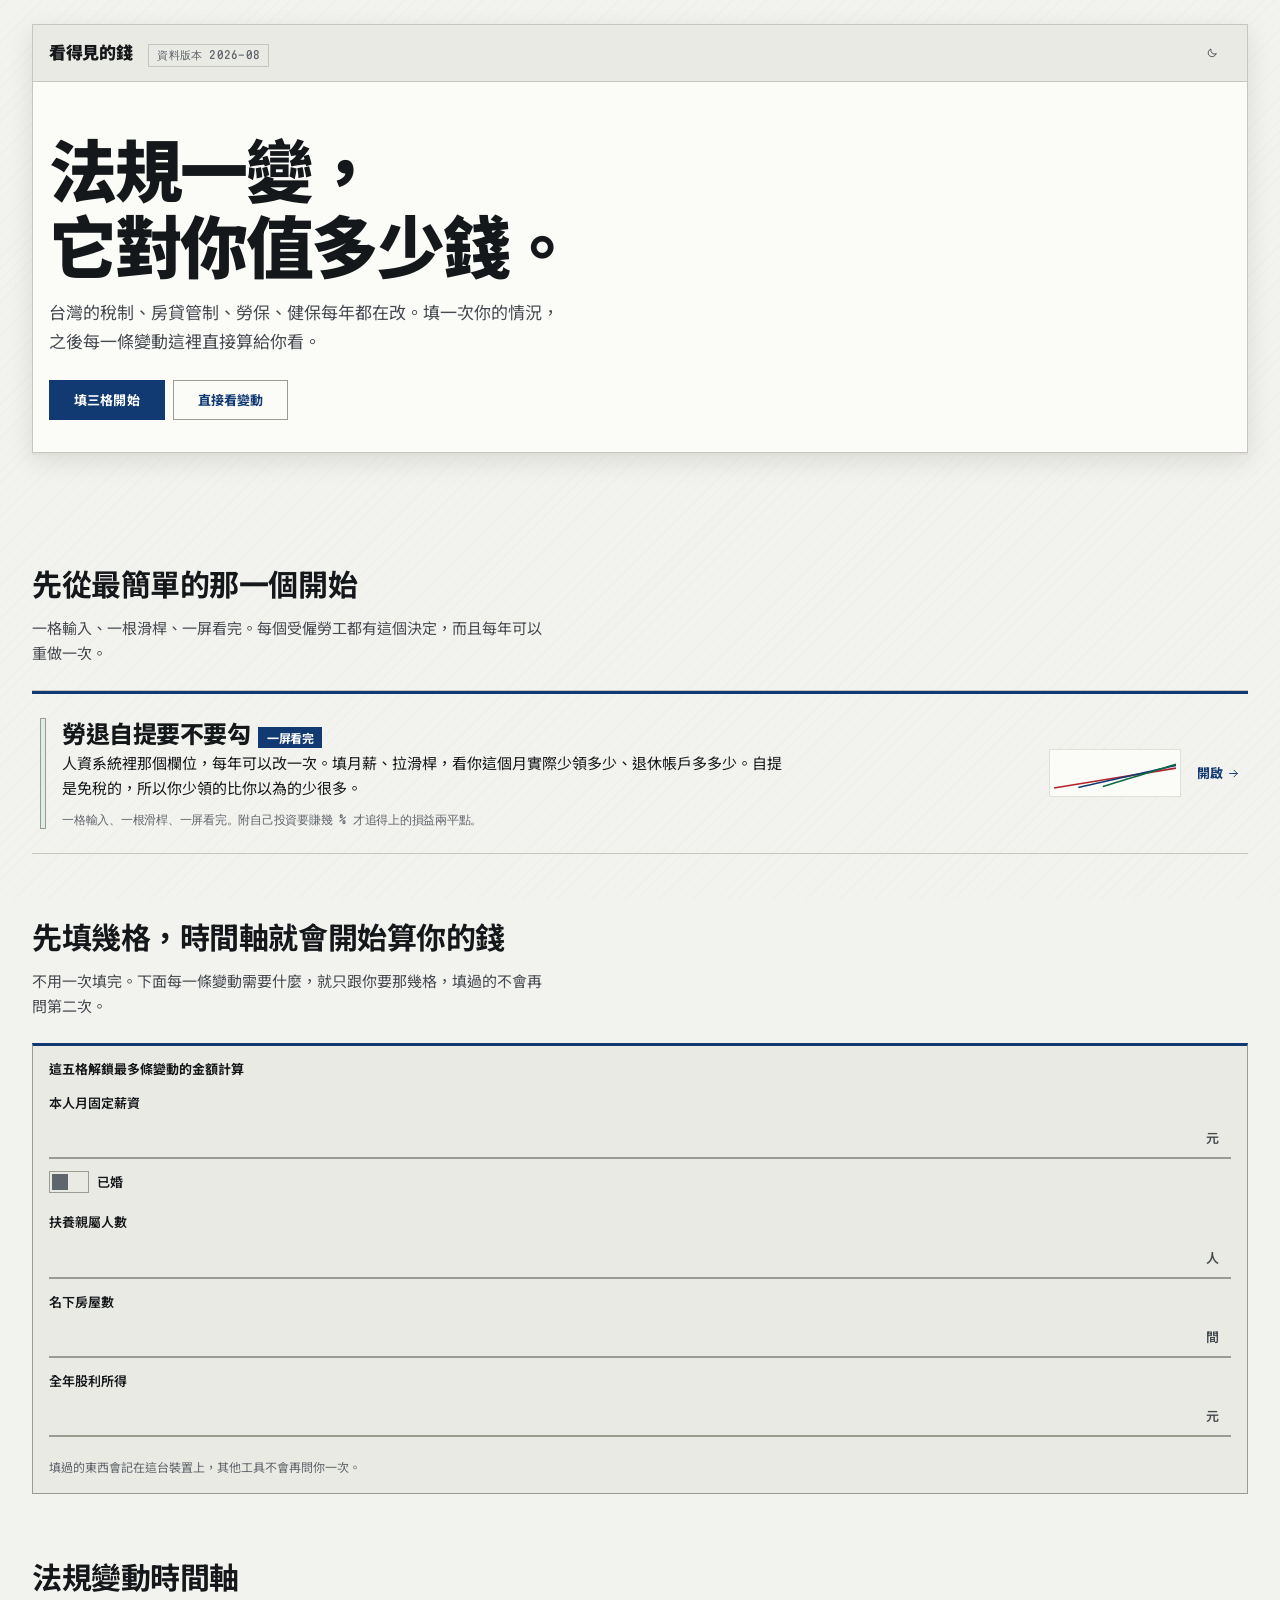
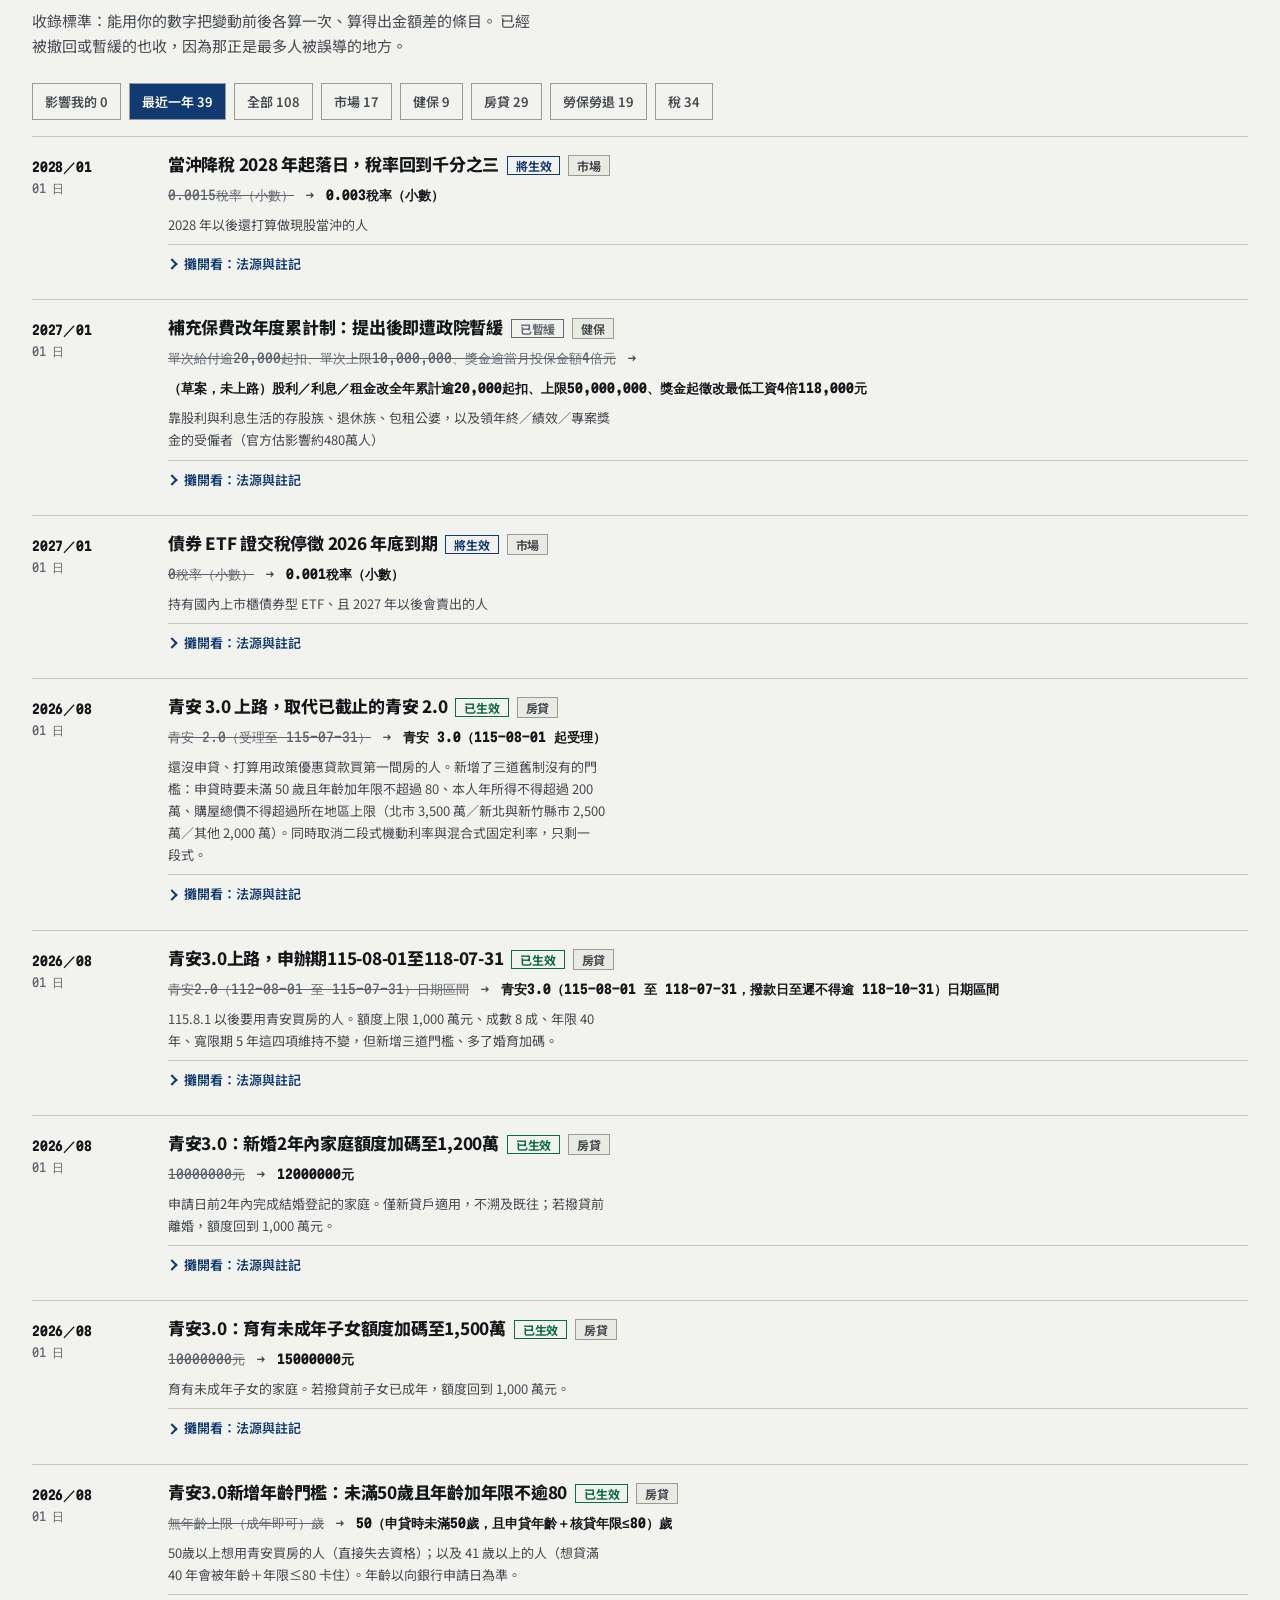
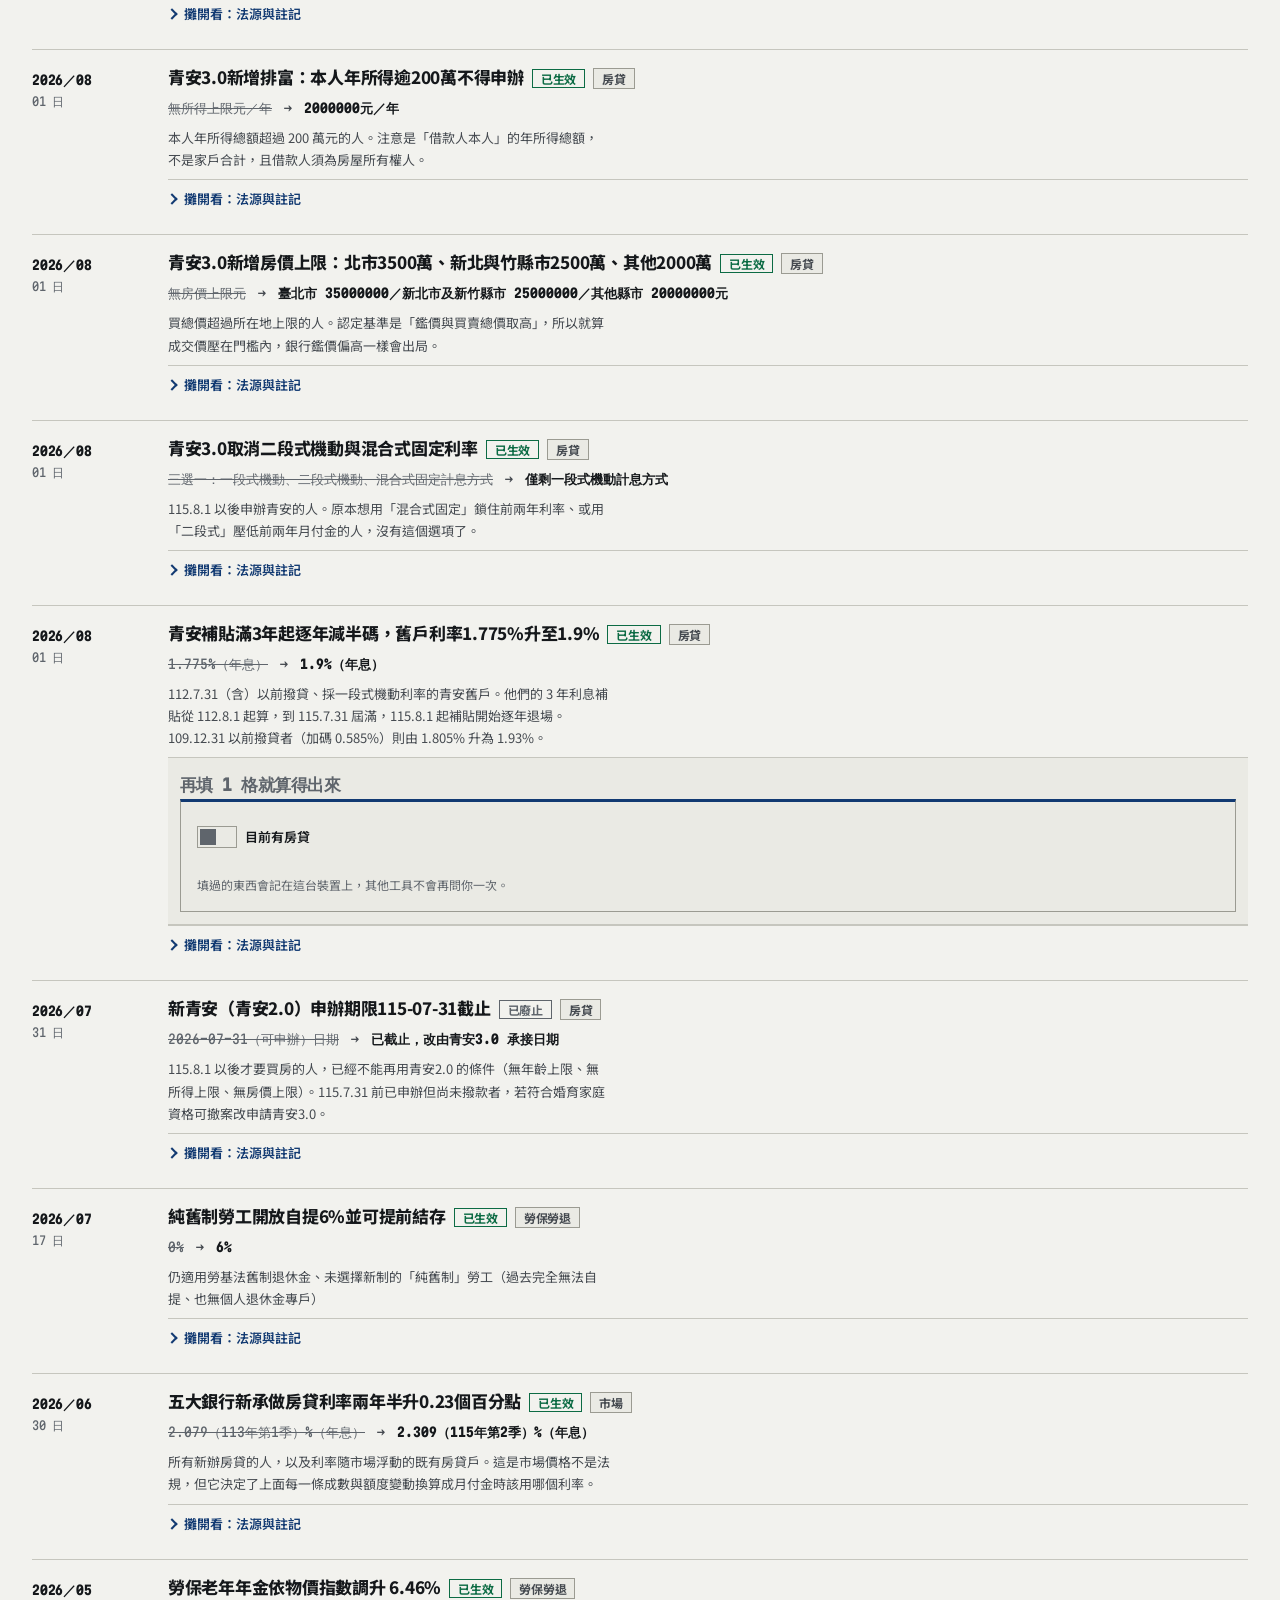
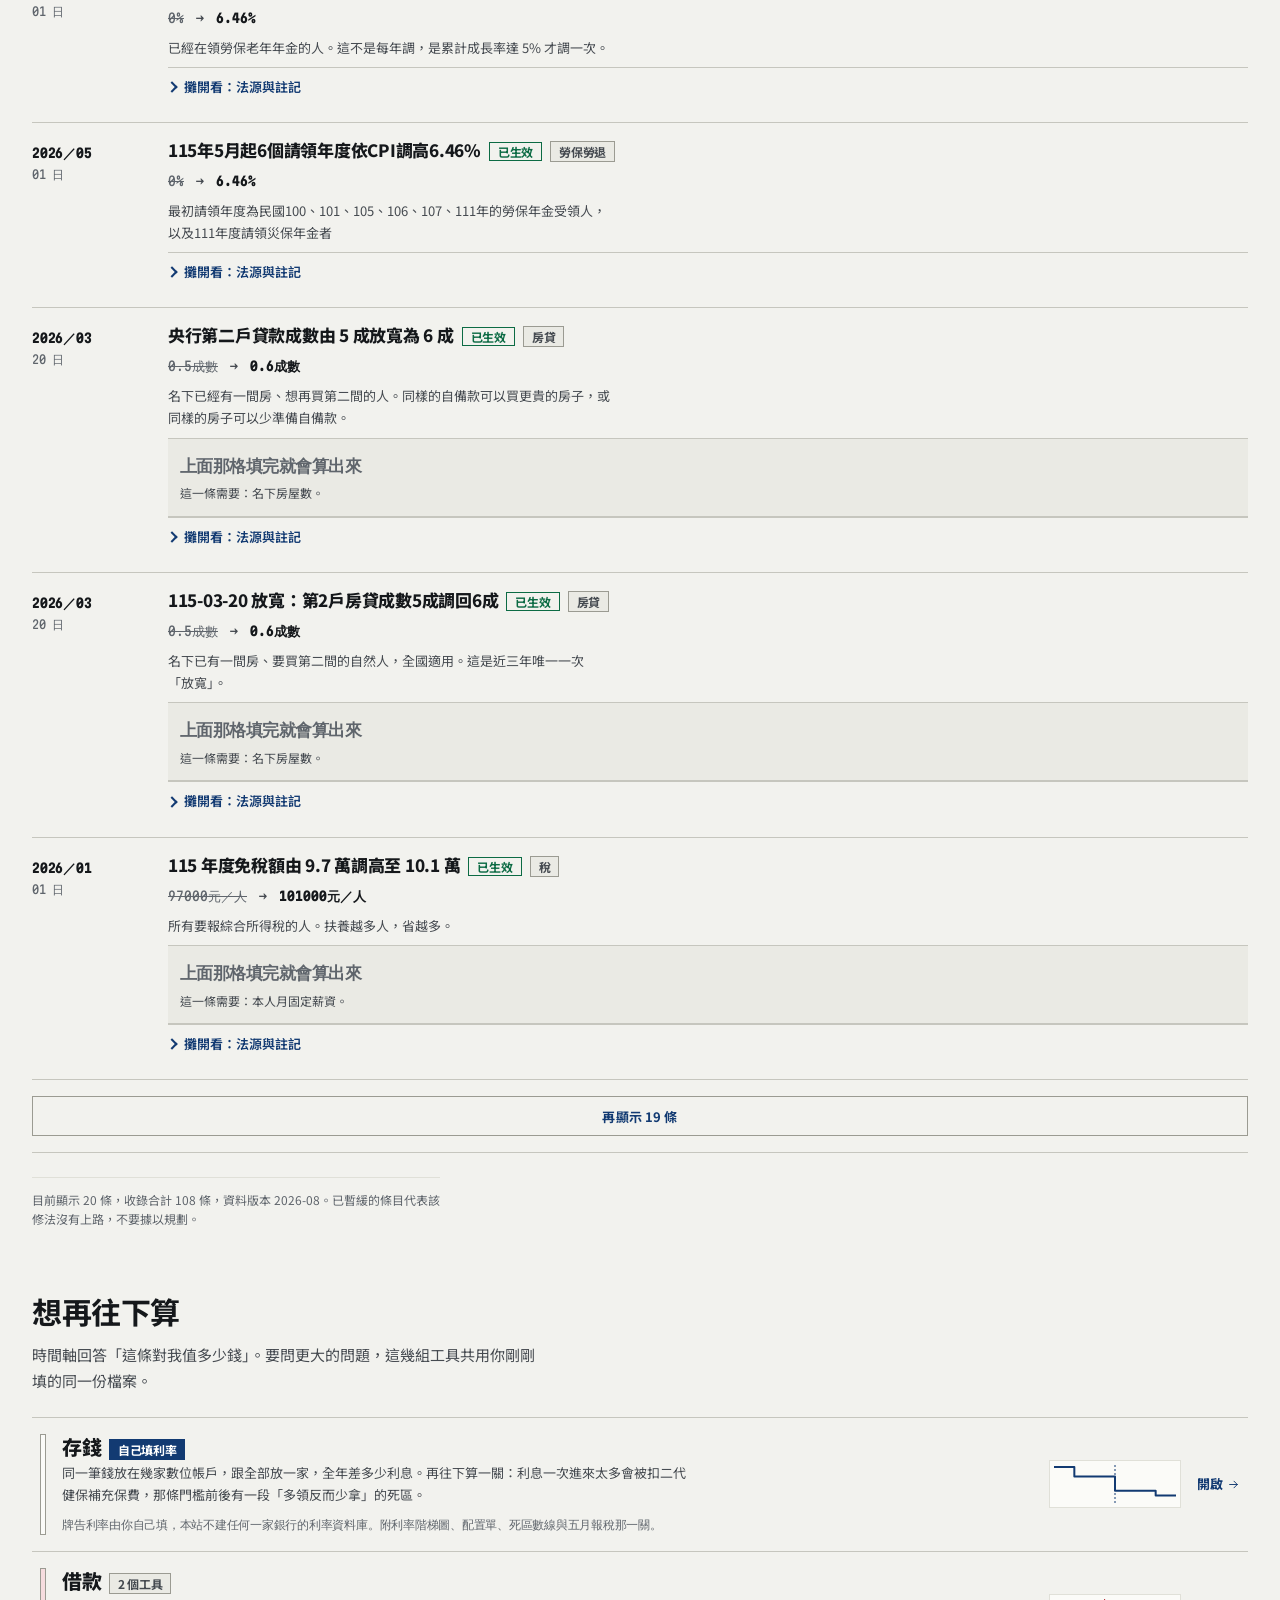
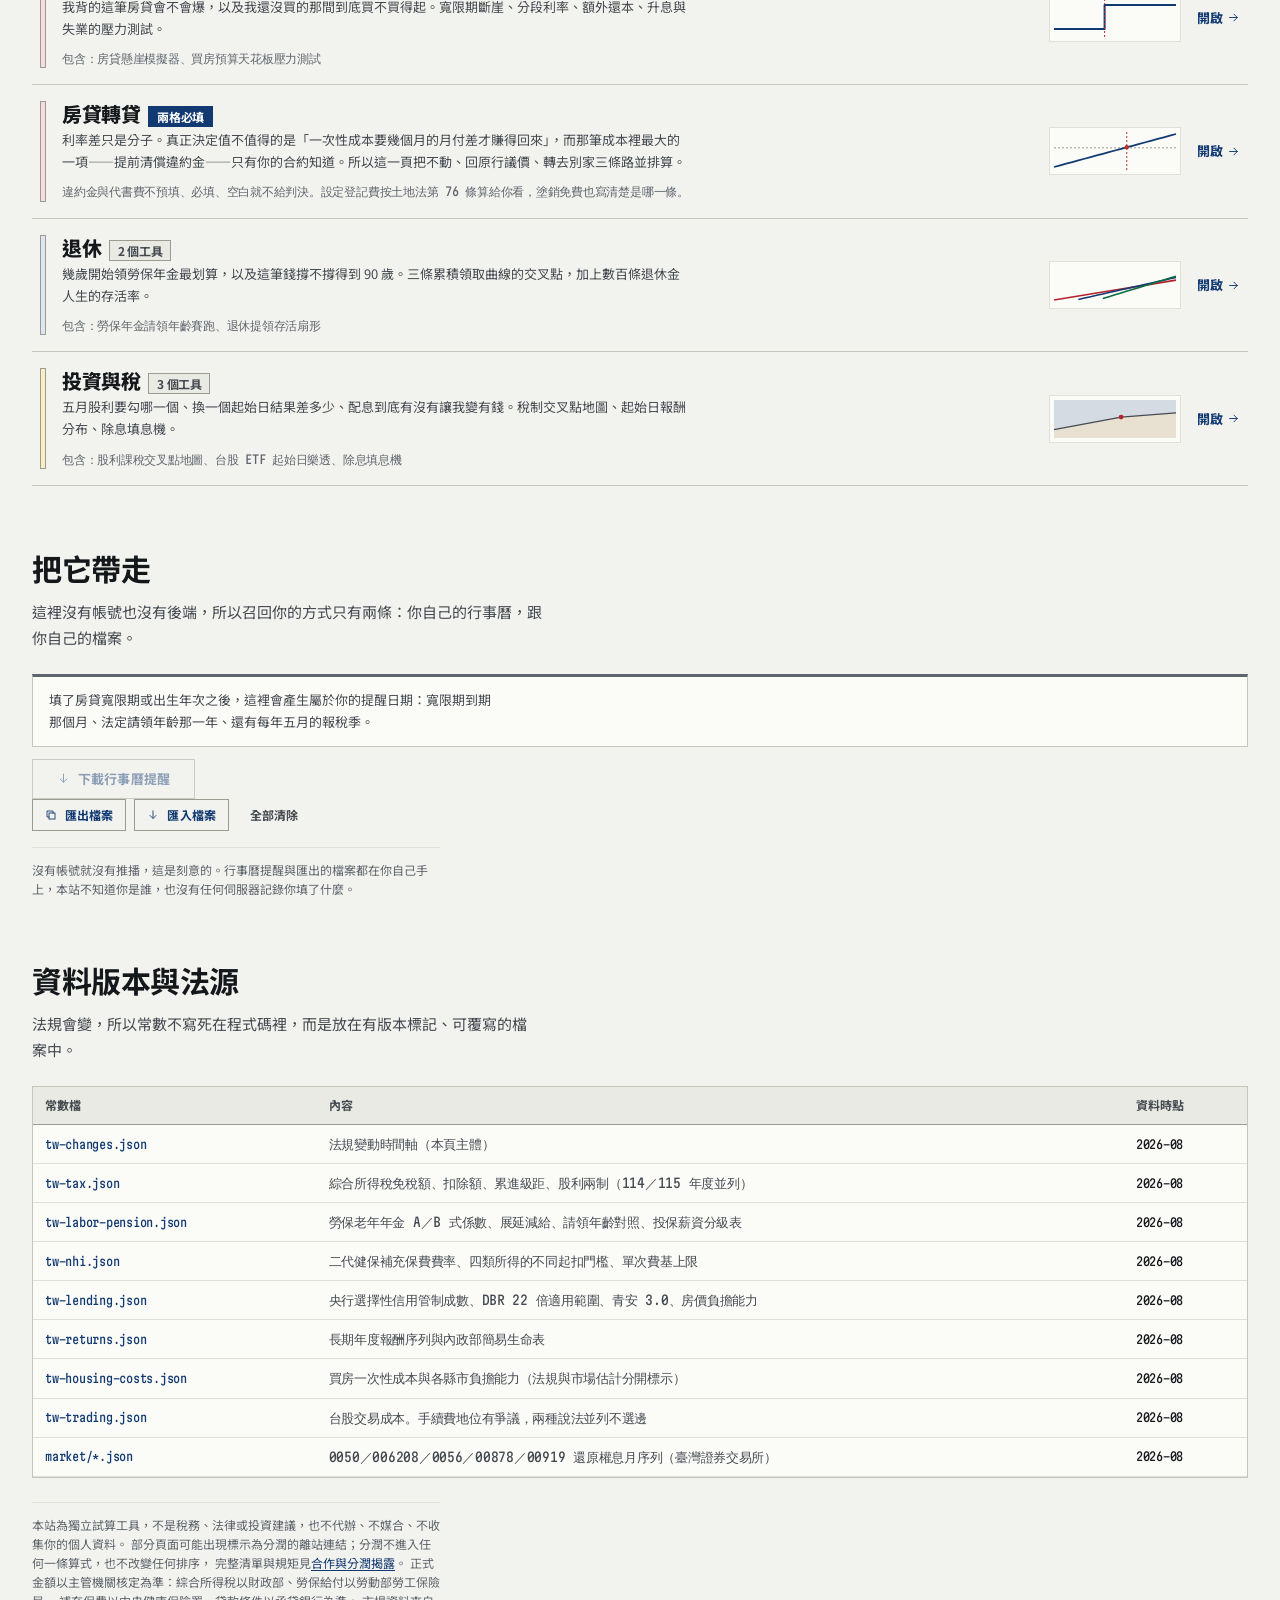
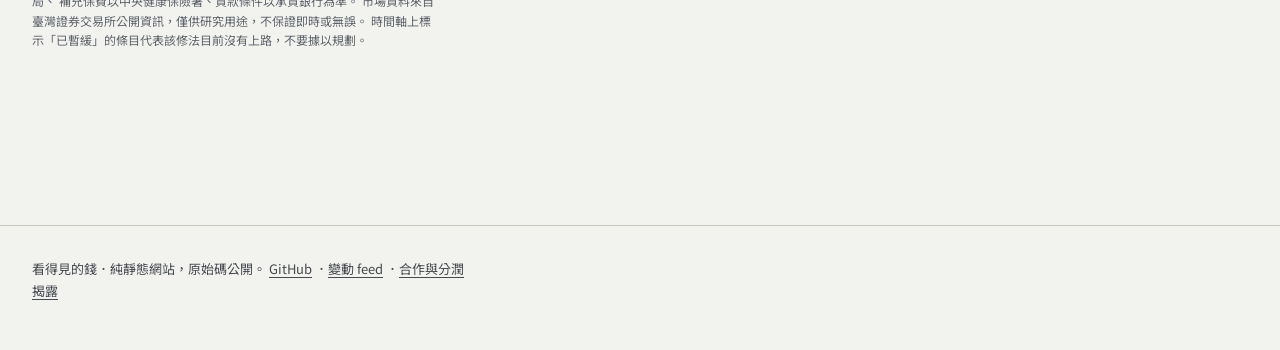
<file: index.html>
<!DOCTYPE html>
<html lang="zh-Hant-TW">
<head>
<meta charset="utf-8">
<meta name="viewport" content="width=device-width, initial-scale=1, viewport-fit=cover">
<title>看得見的錢｜法規一變，就告訴你影響多少錢</title>
<meta name="description" content="台灣的稅制、房貸管制、勞保、健保每年都在改。填一次你的情況，之後每一條法規變動，這裡直接算給你看對你影響多少錢。純前端計算，資料不離開瀏覽器，不用登入。">
<meta name="color-scheme" content="light dark">
<meta property="og:title" content="看得見的錢｜法規一變，就告訴你影響多少錢">
<meta property="og:description" content="青安 3.0、央行成數放寬、115 年度級距上移、二代健保修法喊卡。每一條都算給你看對你值多少錢。">
<meta property="og:type" content="website">
<meta property="og:locale" content="zh_TW">
<link rel="icon" href="./favicon.svg" type="image/svg+xml">
<link rel="alternate" type="application/json" href="./feed.json" title="看得見的錢．法規變動">
<link rel="preconnect" href="https://fonts.googleapis.com">
<link rel="preconnect" href="https://fonts.gstatic.com" crossorigin>
<link href="https://fonts.googleapis.com/css2?family=Martian+Mono:wdth,wght@75,400..700&family=Noto+Sans+TC:wght@400;500;700;900&display=swap" rel="stylesheet">
<link rel="stylesheet" href="./assets/css/tokens.css">
<link rel="stylesheet" href="./assets/css/base.css">
<link rel="stylesheet" href="./assets/css/components.css">
<link rel="stylesheet" href="./assets/css/hub.css">
</head>
<body>
<!--
THESIS: 法規會變，這對所有試算工具都是負債；本站把它翻成資產，做成一條會長大的變動時間軸，每一條都用使用者自己的數字算出「對你值多少錢」。拒絕本品類固定端出的兩盤菜：深色霓虹儀表板，以及米色圓角的理財小幫手。
OWN-WORLD: 台灣多聯式複寫單據。四種紙色承載並存情境；台灣制漲紅跌綠為語意色，印泥靛藍是唯一強調色；全站圓角 0；髮絲格線、騎縫虛線、底線式填寫格、硃砂印記；等寬數字全站對齊到同一條格線。
STORY: 訪客填一次自己的情況，看見每一條法規變動對他的金額；離開前把日期放進自己的行事曆；下次法規再變，回來時畫面直接告訴他這段期間有幾條影響他、合計多少錢。
FIRST VIEWPORT: 單據抬頭與資料版本在最上；一句話說明這裡在做什麼；接著是「自從你上次來」或「填三格就開始算」的入口；再下面就是變動時間軸，最新的一條在最前面。
FORM: 台灣金融複寫聯票據；為依共鳴排序的第 6 個方向；seed key bc85ad9e。
FINISH: unreviewed and undocumented is unfinished; this build ends with the finish review, the verdict, and DESIGN.md
-->
<a class="skip-link" href="#timeline">跳到變動時間軸</a>

<main class="wrap hub">

  <!-- ============ 封面 ============ -->
  <section class="sheet sheet--raised cover">
    <div class="sheet__head">
      <span class="cover__org">看得見的錢</span>
      <span class="datestamp" id="dataver">資料版本 —</span>
      <span class="topbar__spacer"></span>
      <span id="coverActions"></span>
    </div>

    <div class="cover__body">
      <h1 class="cover__title">法規一變，<br>它對你值多少錢。</h1>
      <p class="cover__lede">
        台灣的稅制、房貸管制、勞保、健保每年都在改。填一次你的情況，
        之後每一條變動這裡直接算給你看。
      </p>
      <div class="btnrow" id="coverCta"></div>
    </div>

    <div class="proof" id="proof" hidden>
      <div class="proof__label" id="proofLabel"></div>
      <p class="proof__line" id="proofLine"></p>
      <p class="proof__note" id="proofNote"></p>
    </div>
  </section>

  <!-- ============ 自從你上次來 ============ -->
  <div id="newSince"></div>

  <!-- ============ 最簡單的那一個，放最前面 ============ -->
  <section class="section" id="simple">
    <h2>先從最簡單的那一個開始</h2>
    <p class="section__lede">
      一格輸入、一根滑桿、一屏看完。每個受僱勞工都有這個決定，而且每年可以重做一次。
    </p>
    <ul class="docs" id="simpleDoc"></ul>
  </section>

  <!-- ============ 填三格就開始算 ============ -->
  <section class="section" id="quickfill">
    <h2>先填幾格，時間軸就會開始算你的錢</h2>
    <p class="section__lede">
      不用一次填完。下面每一條變動需要什麼，就只跟你要那幾格，填過的不會再問第二次。
    </p>
    <div id="askHost"></div>
  </section>

  <!-- ============ 變動時間軸 ============ -->
  <section class="section" id="timeline">
    <h2>法規變動時間軸</h2>
    <p class="section__lede">
      收錄標準：能用你的數字把變動前後各算一次、算得出金額差的條目。
      已經被撤回或暫緩的也收，因為那正是最多人被誤導的地方。
    </p>
    <div class="filters" id="filters"></div>
    <ul class="tl" id="tl"></ul>
    <p class="disclaimer" id="tlFoot"></p>
  </section>

  <!-- ============ 深入試算 ============ -->
  <section class="section" id="tools">
    <h2>想再往下算</h2>
    <p class="section__lede">
      時間軸回答「這條對我值多少錢」。要問更大的問題，這幾組工具共用你剛剛填的同一份檔案。
    </p>
    <ul class="docs" id="docs"></ul>
  </section>

  <!-- ============ 帶著走 ============ -->
  <section class="section" id="carry">
    <h2>把它帶走</h2>
    <p class="section__lede">
      這裡沒有帳號也沒有後端，所以召回你的方式只有兩條：你自己的行事曆，跟你自己的檔案。
    </p>
    <div class="carry" id="carryHost"></div>
  </section>

  <!-- ============ 法源 ============ -->
  <section class="section" id="sources">
    <h2>資料版本與法源</h2>
    <p class="section__lede">
      法規會變，所以常數不寫死在程式碼裡，而是放在有版本標記、可覆寫的檔案中。
    </p>
    <div class="ledger-wrap ledger-wrap--auto">
      <table class="ledger">
        <thead><tr>
          <th scope="col">常數檔</th><th scope="col">內容</th><th scope="col">資料時點</th>
        </tr></thead>
        <tbody id="srcRows"></tbody>
      </table>
    </div>
    <p class="disclaimer">
      本站為獨立試算工具，不是稅務、法律或投資建議，也不代辦、不媒合、不收集你的個人資料。
      部分頁面可能出現標示為分潤的離站連結；分潤不進入任何一條算式，也不改變任何排序，
      完整清單與規矩見<a href="./disclosure.html">合作與分潤揭露</a>。
      正式金額以主管機關核定為準：綜合所得稅以財政部、勞保給付以勞動部勞工保險局、
      補充保費以中央健康保險署、貸款條件以承貸銀行為準。
      市場資料來自臺灣證券交易所公開資訊，僅供研究用途，不保證即時或無誤。
      時間軸上標示「已暫緩」的條目代表該修法目前沒有上路，不要據以規劃。
    </p>
  </section>
</main>

<footer class="footer">
  <div class="wrap">
    <p>
      看得見的錢．純靜態網站，原始碼公開。
      <a href="https://github.com/fengfeng1021/visible-money-tw">GitHub</a>
      ．<a href="./feed.json">變動 feed</a>
      ．<a href="./disclosure.html">合作與分潤揭露</a>
    </p>
  </div>
</footer>

<script src="./assets/js/vendor/gsap.min.js"></script>
<script src="./assets/js/vendor/CustomEase.min.js"></script>
<script src="./assets/js/vendor/ScrollTrigger.min.js"></script>
<script type="module" src="./assets/js/home.js"></script>
</body>
</html>
</file>
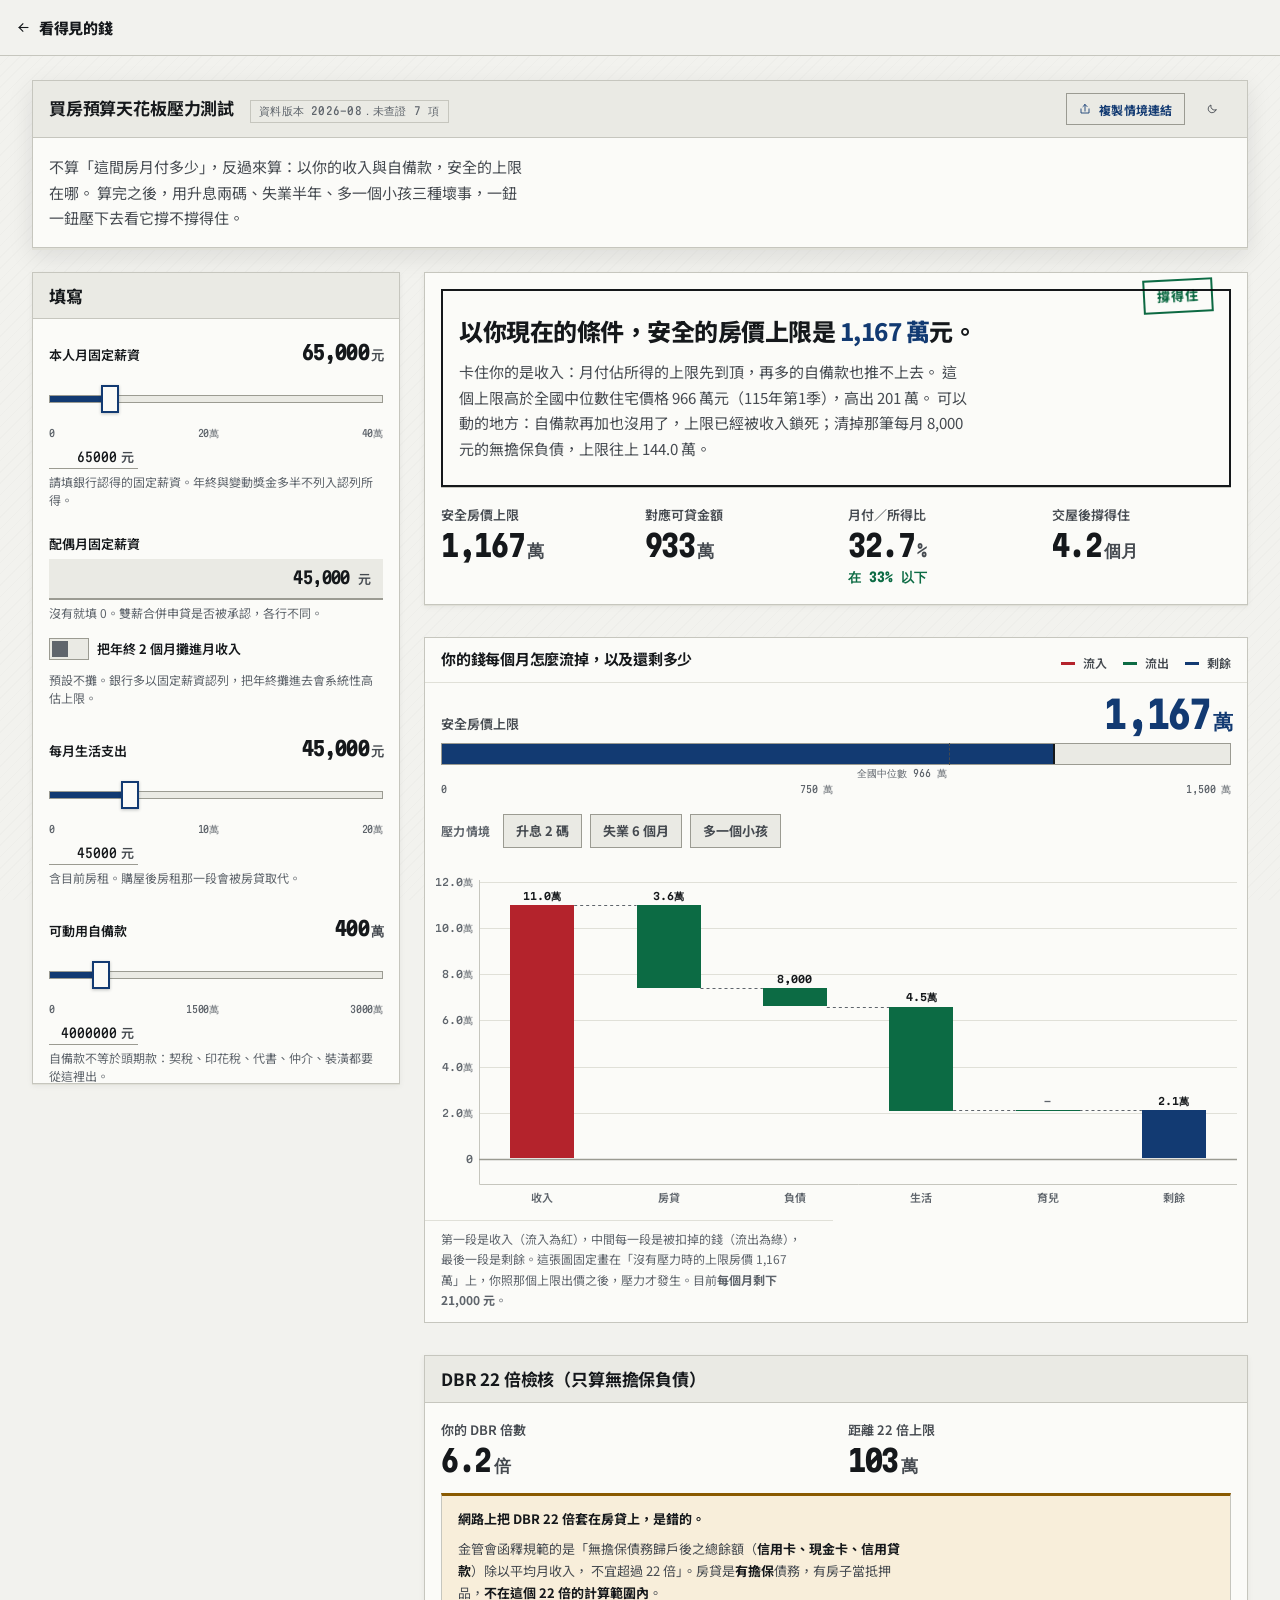
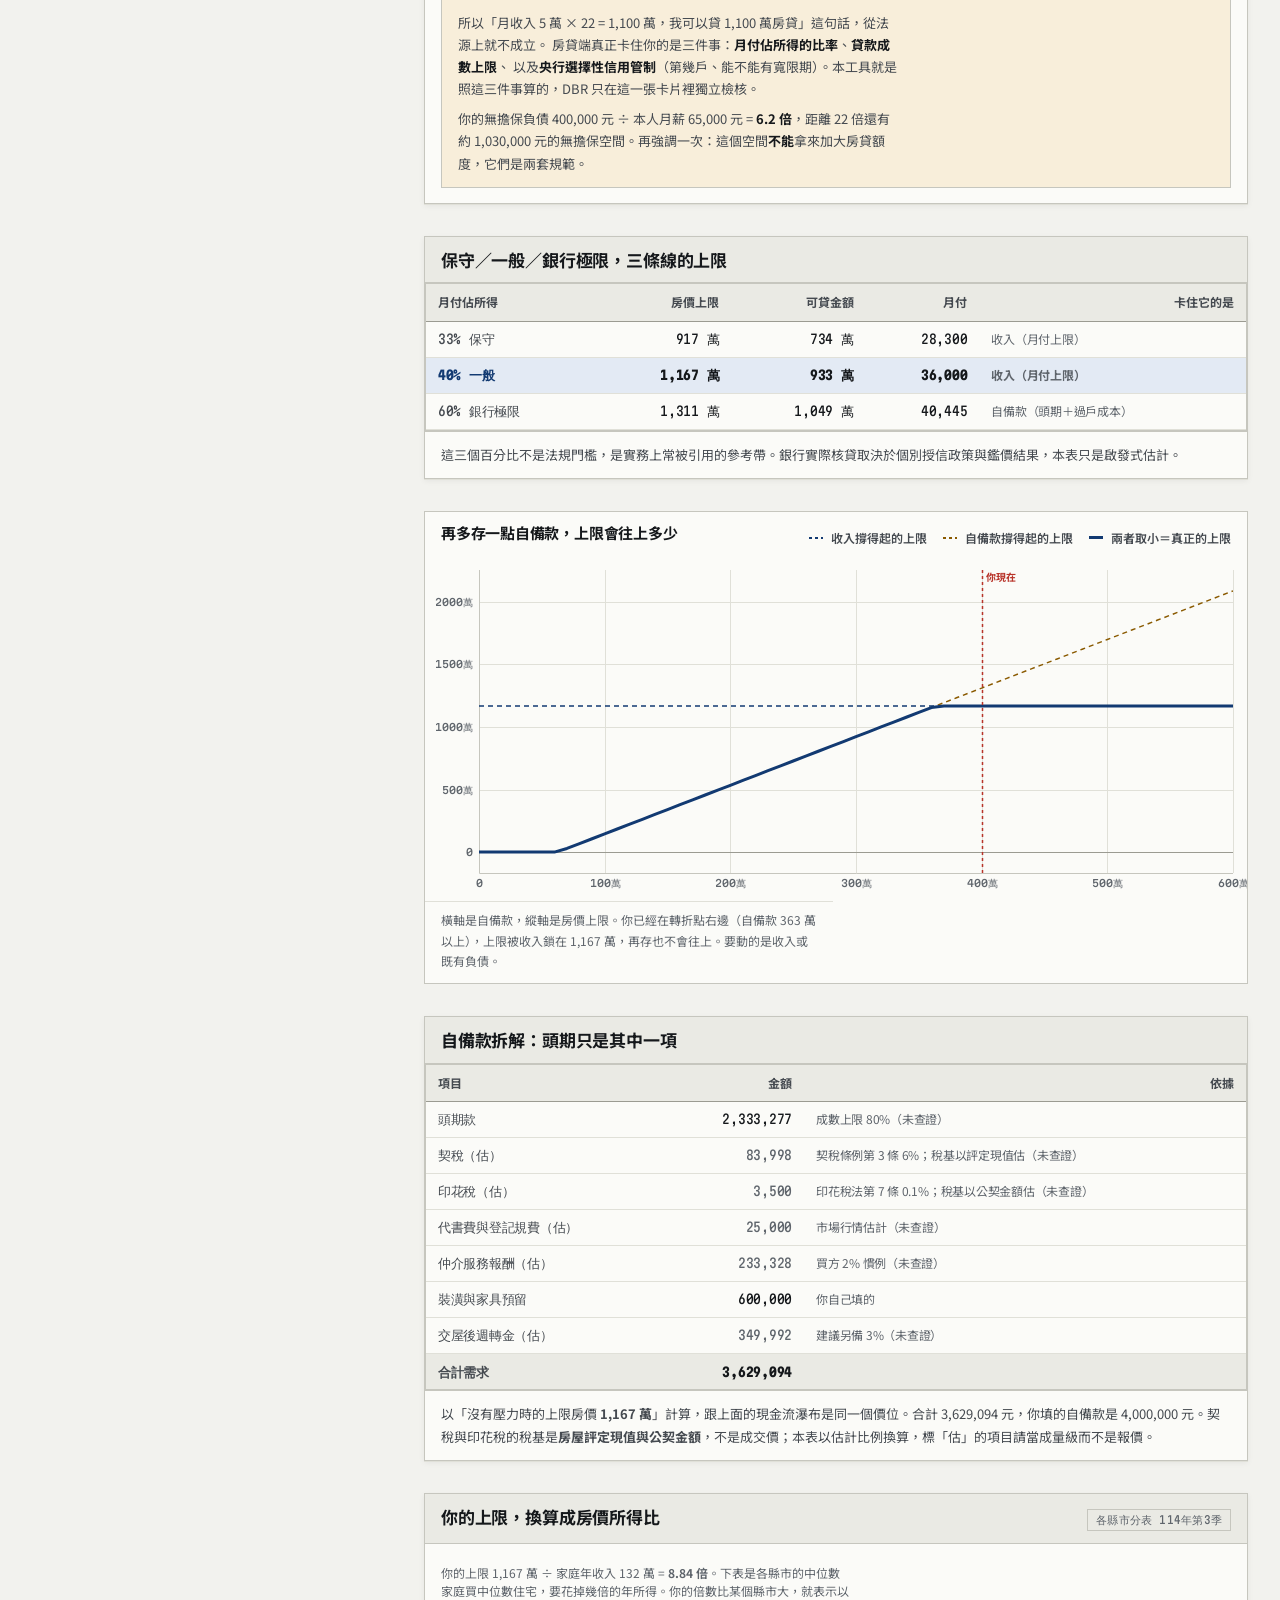
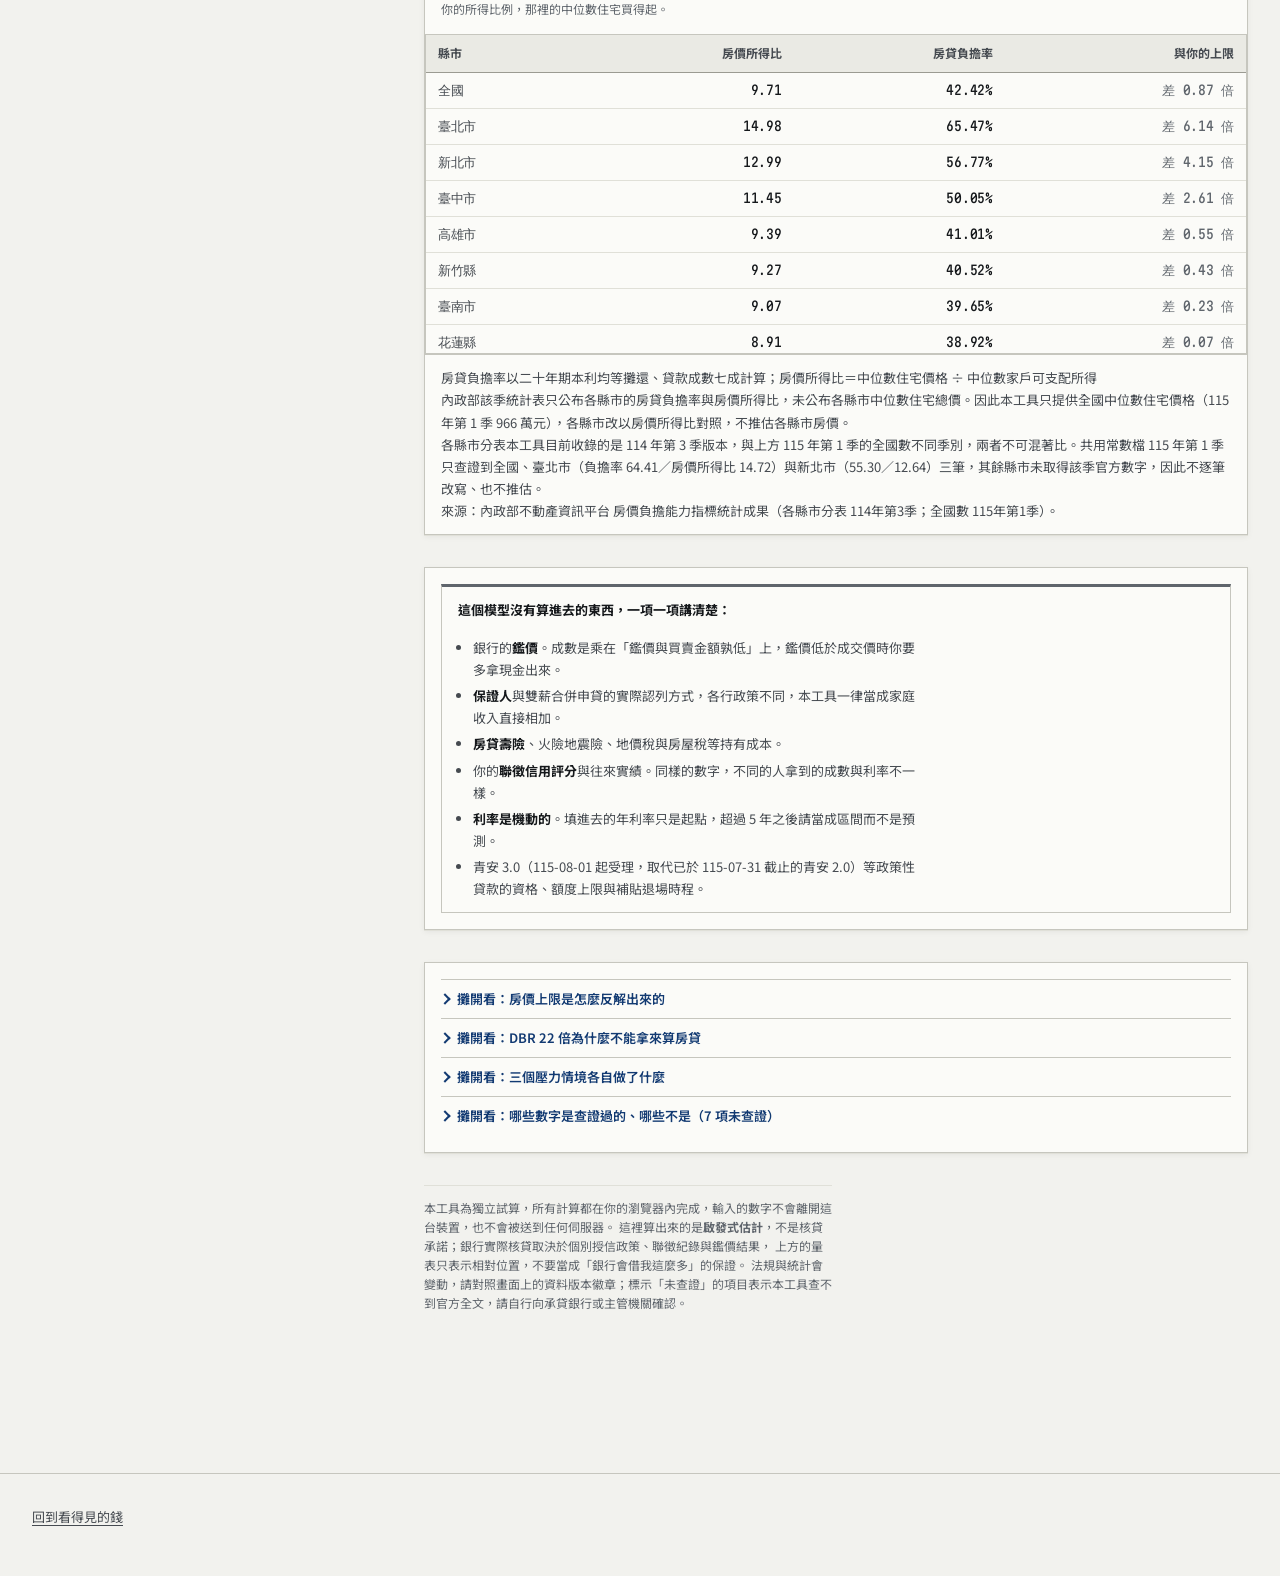
<file: apps/afford-ceiling/index.html>
<!DOCTYPE html>
<html lang="zh-Hant-TW">
<head>
<meta charset="utf-8">
<meta name="viewport" content="width=device-width, initial-scale=1, viewport-fit=cover">
<title>買房預算天花板壓力測試｜看得見的錢</title>
<meta name="description" content="不告訴你這間房月付多少，反過來算：以你的收入與自備款，安全的房價上限在哪。再用升息兩碼、失業半年、多一個小孩三種壞事檢驗它。順帶糾正 DBR 22 倍被誤用在房貸上的錯誤。純前端計算，資料不離開瀏覽器。">
<meta name="color-scheme" content="light dark">
<meta property="og:title" content="買房預算天花板壓力測試｜看得見的錢">
<meta property="og:description" content="以你的收入，安全的房價上限在哪，然後用三種壞事檢驗它。">
<meta property="og:type" content="website">
<link rel="icon" href="../../favicon.svg" type="image/svg+xml">
<link rel="preconnect" href="https://fonts.googleapis.com">
<link rel="preconnect" href="https://fonts.gstatic.com" crossorigin>
<link href="https://fonts.googleapis.com/css2?family=Martian+Mono:wdth,wght@75,400..700&family=Noto+Sans+TC:wght@400;500;700;900&display=swap" rel="stylesheet">
<link rel="stylesheet" href="../../assets/css/tokens.css">
<link rel="stylesheet" href="../../assets/css/base.css">
<link rel="stylesheet" href="../../assets/css/components.css">
<link rel="stylesheet" href="./app.css">
</head>
<body>
<!--
THESIS: 把每一個財務決策做成一張能逐行核對的複寫聯單據，拒絕本品類固定端出的兩盤菜：深色霓虹儀表板，以及米色圓角的理財小幫手。
OWN-WORLD: 台灣多聯式複寫單據。四種紙色（白／淡黃／淡粉／淡藍）承載四個並存情境；台灣制漲紅跌綠為語意色，印泥靛藍是唯一強調色；全站圓角 0；髮絲格線、騎縫虛線、底線式填寫格、硃砂印記；等寬數字全站對齊到同一條格線。
STORY: 使用者填進收入、負債與自備款，量表先給他一個安全房價上限；接著按下三個壓力鈕，親眼看見瀑布裡「剩餘」那一段被擠壓、沉到零線以下；然後在說明面板讀到 DBR 22 倍根本管不到房貸這件事，把這張單子帶去看房或去跟家人吵架。
FIRST VIEWPORT: 單據抬頭（名稱＋資料版本徽章）在最上；左欄是收入、負債、自備款、生活支出的填寫格與滑桿，右欄最上方是硃砂章落定的結論與四個讀數，緊接著就是招牌視覺——安全房價上限量表壓在月現金流瀑布之上，三個壓力鈕貼在圖旁。預設值一載入就有一個吃掉 33% 月收入的房貸與一段還沒沉下去的剩餘，按下任何一鈕都看得見它被壓縮。手機改單欄：結論與瀑布在上、填寫格在下。
FORM: 台灣金融複寫聯票據；為依共鳴排序的第 6 個方向；seed key bc85ad9e。
FINISH: unreviewed and undocumented is unfinished; this build ends with the finish review, the verdict, and DESIGN.md
-->
<a class="skip-link" href="#main">跳到主要內容</a>

<main id="main" class="wrap app-main">

  <section class="sheet sheet--raised app-head">
    <div class="sheet__head">
      <h1 class="sheet__title">買房預算天花板壓力測試</h1>
      <span class="datestamp" id="dataver">資料版本 -</span>
      <span class="topbar__spacer"></span>
      <span class="sheet-actions" id="sheetActions"></span>
    </div>
    <p class="app-lede">
      不算「這間房月付多少」，反過來算：以你的收入與自備款，安全的上限在哪。
      算完之後，用升息兩碼、失業半年、多一個小孩三種壞事，一鈕一鈕壓下去看它撐不撐得住。
    </p>
  </section>

  <div class="workbench">

    <!-- ============ 輸入：單據上要填的格子 ============ -->
    <form class="workbench__inputs sheet" id="inputs" autocomplete="off">
      <div class="sheet__head"><h2 class="sheet__title">填寫</h2></div>
      <div class="sheet__body">

        <div class="slider" id="s-income1">
          <div class="slider__top">
            <span class="slider__label" id="l-income1">本人月固定薪資</span>
            <span class="slider__value" aria-hidden="true">65,000<small>元</small></span>
          </div>
          <div class="slider__track">
            <input type="range" min="0" max="400000" step="1000" value="65000" aria-labelledby="l-income1">
          </div>
          <div class="slider__ticks"><span>0</span><span>20萬</span><span>40萬</span></div>
          <label class="slider__twin">
            <span class="sr-only">本人月固定薪資（元，數字輸入）</span>
            <input type="text" inputmode="numeric" value="65000">
            <span class="field__unit">元</span>
          </label>
          <span class="field__hint">請填銀行認得的固定薪資。年終與變動獎金多半不列入認列所得。</span>
        </div>

        <label class="field" id="f-income2">
          <span class="field__label">配偶月固定薪資</span>
          <span class="field__control">
            <input type="text" inputmode="numeric" value="45,000" aria-describedby="h-income2">
            <span class="field__unit">元</span>
          </span>
          <span class="field__hint" id="h-income2">沒有就填 0。雙薪合併申貸是否被承認，各行不同。</span>
          <span class="field__error"></span>
        </label>

        <label class="switch bonus-switch">
          <input type="checkbox" id="ck-bonus">
          <span class="switch__box"></span>
          <span>把年終 <b id="bonusM">2</b> 個月攤進月收入</span>
        </label>
        <p class="field__hint" id="bonusHint">預設不攤。銀行多以固定薪資認列，把年終攤進去會系統性高估上限。</p>

        <div class="slider" id="s-living">
          <div class="slider__top">
            <span class="slider__label" id="l-living">每月生活支出</span>
            <span class="slider__value" aria-hidden="true">45,000<small>元</small></span>
          </div>
          <div class="slider__track">
            <input type="range" min="0" max="200000" step="1000" value="45000" aria-labelledby="l-living">
          </div>
          <div class="slider__ticks"><span>0</span><span>10萬</span><span>20萬</span></div>
          <label class="slider__twin">
            <span class="sr-only">每月生活支出（元，數字輸入）</span>
            <input type="text" inputmode="numeric" value="45000">
            <span class="field__unit">元</span>
          </label>
          <span class="field__hint">含目前房租。購屋後房租那一段會被房貸取代。</span>
        </div>

        <div class="slider" id="s-savings">
          <div class="slider__top">
            <span class="slider__label" id="l-savings">可動用自備款</span>
            <span class="slider__value" aria-hidden="true">400<small>萬</small></span>
          </div>
          <div class="slider__track">
            <input type="range" min="0" max="30000000" step="100000" value="4000000" aria-labelledby="l-savings">
          </div>
          <div class="slider__ticks"><span>0</span><span>1500萬</span><span>3000萬</span></div>
          <label class="slider__twin">
            <span class="sr-only">可動用自備款（元，數字輸入）</span>
            <input type="text" inputmode="numeric" value="4000000">
            <span class="field__unit">元</span>
          </label>
          <span class="field__hint">自備款不等於頭期款：契稅、印花稅、代書、仲介、裝潢都要從這裡出。</span>
        </div>

        <fieldset class="fieldset">
          <legend class="field__label">既有無擔保負債（信貸、卡循、學貸）</legend>
          <div class="fieldgrid fieldgrid--2">
            <label class="field" id="f-debtPmt">
              <span class="field__label">每月還款</span>
              <span class="field__control">
                <input type="text" inputmode="numeric" value="8,000">
                <span class="field__unit">元</span>
              </span>
              <span class="field__error"></span>
            </label>
            <label class="field" id="f-debtBal">
              <span class="field__label">未清餘額</span>
              <span class="field__control">
                <input type="text" inputmode="numeric" value="400,000">
                <span class="field__unit">元</span>
              </span>
              <span class="field__error"></span>
            </label>
          </div>
          <p class="field__hint fieldset__hint">餘額只用來檢核 DBR 22 倍，<b>不會</b>被拿去推算房價上限；這兩件事在法規上是分開的。</p>
        </fieldset>

        <fieldset class="fieldset">
          <legend class="field__label">購買戶次</legend>
          <div class="segmented segmented--block" id="seg-tier" role="group">
            <button type="button" class="segmented__opt" data-value="first" aria-pressed="true">名下無房</button>
            <button type="button" class="segmented__opt" data-value="second" aria-pressed="false">第 2 戶</button>
            <button type="button" class="segmented__opt" data-value="third" aria-pressed="false">第 3 戶以上</button>
          </div>
          <p class="field__hint fieldset__hint" id="tierHint"></p>
        </fieldset>

        <div class="fieldgrid fieldgrid--2">
          <label class="field" id="f-years">
            <span class="field__label">想貸年限</span>
            <span class="field__control">
              <input type="text" inputmode="numeric" value="30">
              <span class="field__unit">年</span>
            </span>
            <span class="field__error"></span>
          </label>
          <label class="field" id="f-rate">
            <span class="field__label">預估年利率</span>
            <span class="field__control">
              <input type="text" inputmode="decimal" value="2.318">
              <span class="field__unit">%</span>
            </span>
            <span class="field__error"></span>
          </label>
        </div>

        <div class="slider" id="s-dsr">
          <div class="slider__top">
            <span class="slider__label" id="l-dsr">月付／所得比上限</span>
            <span class="slider__value" aria-hidden="true">40<small>%</small></span>
          </div>
          <div class="slider__track">
            <input type="range" min="20" max="70" step="1" value="40" aria-labelledby="l-dsr">
          </div>
          <div class="slider__ticks"><span>20</span><span>33</span><span>40</span><span>60</span><span>70</span></div>
          <label class="slider__twin">
            <span class="sr-only">月付／所得比上限（%，數字輸入）</span>
            <input type="text" inputmode="numeric" value="40">
            <span class="field__unit">%</span>
          </label>
          <span class="field__hint">這不是法規門檻，是你自己畫的線。40% 以上銀行實務上會開始猶豫。</span>
        </div>

        <div class="fieldgrid fieldgrid--2">
          <label class="field" id="f-keep">
            <span class="field__label">每月至少留下</span>
            <span class="field__control">
              <input type="text" inputmode="numeric" value="10,000">
              <span class="field__unit">元</span>
            </span>
            <span class="field__error"></span>
          </label>
          <label class="field" id="f-reno">
            <span class="field__label">裝潢與家具預留</span>
            <span class="field__control">
              <input type="text" inputmode="numeric" value="600,000">
              <span class="field__unit">元</span>
            </span>
            <span class="field__error"></span>
          </label>
        </div>

        <label class="switch">
          <input type="checkbox" id="ck-grace">
          <span class="switch__box"></span>
          <span>試算 3 年寬限期</span>
        </label>
        <p class="field__hint">寬限期不會讓上限往上一塊錢。開啟只會多顯示期滿後的月付跳升。</p>

        <div class="btnrow app-reset">
          <button type="button" class="btn btn--quiet btn--sm" id="resetBtn">全部清空重填</button>
        </div>
      </div>
    </form>

    <!-- ============ 輸出 ============ -->
    <div class="workbench__out stack-lg">

      <section class="sheet" aria-labelledby="verdict-h">
        <div class="sheet__body">
          <div class="verdict" id="verdict">
            <span class="verdict__stamp" id="verdictStamp" hidden></span>
            <h2 class="verdict__lead" id="verdict-h">正在計算你的上限</h2>
            <p class="verdict__body" id="verdictBody">左邊的格子填好，這裡會告訴你上限在哪、是被什麼卡住的。</p>
          </div>

          <div class="state state--refuse" id="refuse" hidden>
            <h3 class="state__title">這個問題現在回答不了</h3>
            <p class="state__body" id="refuseBody"></p>
          </div>

          <div class="readout-row" id="readouts">
            <div class="readout"><span class="readout__label">安全房價上限</span><span class="readout__value" data-live id="r-price">-</span></div>
            <div class="readout"><span class="readout__label">對應可貸金額</span><span class="readout__value" data-live id="r-loan">-</span></div>
            <div class="readout"><span class="readout__label">月付／所得比</span><span class="readout__value" data-live id="r-dsr">-</span><span class="readout__delta" data-dir="flat" id="r-dsrline"></span></div>
            <div class="readout"><span class="readout__label">交屋後撐得住</span><span class="readout__value" data-live id="r-runway">-</span></div>
          </div>
        </div>
      </section>

      <!-- ============ 招牌視覺：量表 + 月現金流瀑布 ============ -->
      <section class="plot" id="plotCard">
        <div class="plot__head">
          <h2 class="plot__title">你的錢每個月怎麼流掉，以及還剩多少</h2>
          <div class="legend" id="legend"></div>
        </div>

        <div class="gauge" id="gauge">
          <div class="gauge__top">
            <span class="gauge__label">安全房價上限</span>
            <span class="gauge__value num" id="gaugeValue">-</span>
          </div>
          <div class="gauge__track">
            <div class="gauge__fill" id="gaugeFill"></div>
            <div class="gauge__median" id="gaugeMedian"><span class="gauge__medianLabel">全國中位數</span></div>
          </div>
          <div class="gauge__scale" id="gaugeScale"></div>
        </div>

        <div class="stressbar" role="group" aria-labelledby="stress-h">
          <span class="stressbar__label" id="stress-h">壓力情境</span>
          <button type="button" class="stress" data-stress="rate" aria-pressed="false">升息 2 碼</button>
          <button type="button" class="stress" data-stress="jobless" aria-pressed="false">失業 6 個月</button>
          <button type="button" class="stress" data-stress="child" aria-pressed="false">多一個小孩</button>
        </div>

        <canvas class="plot__canvas" id="fall" role="img" aria-labelledby="fallDesc"></canvas>
        <p class="plot__foot" id="fallDesc">
          第一段是收入（流入為紅），中間每一段是被扣掉的錢（流出為綠），最後一段是剩餘。
        </p>
      </section>

      <!-- ============ 誠信核心：DBR 22 倍的糾正 ============ -->
      <section class="sheet" id="dbrCard">
        <div class="sheet__head">
          <h2 class="sheet__title">DBR 22 倍檢核（只算無擔保負債）</h2>
        </div>
        <div class="sheet__body">
          <div class="readout-row dbr-row">
            <div class="readout"><span class="readout__label">你的 DBR 倍數</span><span class="readout__value" data-live id="r-dbr">-</span></div>
            <div class="readout"><span class="readout__label">距離 22 倍上限</span><span class="readout__value" data-live id="r-dbrgap">-</span></div>
          </div>
          <div class="note note--warn" id="dbrNote">
            <p><b>網路上把 DBR 22 倍套在房貸上，是錯的。</b></p>
            <p>
              金管會函釋規範的是「無擔保債務歸戶後之總餘額（<b>信用卡、現金卡、信用貸款</b>）除以平均月收入，
              不宜超過 22 倍」。房貸是<b>有擔保</b>債務，有房子當抵押品，<b>不在這個 22 倍的計算範圍內</b>。
            </p>
            <p>
              所以「月收入 5 萬 × 22 = 1,100 萬，我可以貸 1,100 萬房貸」這句話，從法源上就不成立。
              房貸端真正卡住你的是三件事：<b>月付佔所得的比率</b>、<b>貸款成數上限</b>、
              以及<b>央行選擇性信用管制</b>（第幾戶、能不能有寬限期）。本工具就是照這三件事算的，DBR 只在這一張卡片裡獨立檢核。
            </p>
            <p id="dbrVerdict"></p>
          </div>
        </div>
      </section>

      <!-- ============ 三檔上限對照 ============ -->
      <section class="sheet" id="levelCard">
        <div class="sheet__head">
          <h2 class="sheet__title">保守／一般／銀行極限，三條線的上限</h2>
        </div>
        <div class="ledger-wrap">
          <table class="ledger">
            <thead><tr>
              <th scope="col">月付佔所得</th><th scope="col">房價上限</th><th scope="col">可貸金額</th>
              <th scope="col">月付</th><th scope="col">卡住它的是</th>
            </tr></thead>
            <tbody id="levelBody"></tbody>
          </table>
        </div>
        <div class="sheet__foot">
          這三個百分比不是法規門檻，是實務上常被引用的參考帶。銀行實際核貸取決於個別授信政策與鑑價結果，本表只是啟發式估計。
        </div>
      </section>

      <!-- ============ 自備款要多少才夠 ============ -->
      <section class="plot" id="savingsCard">
        <div class="plot__head">
          <h2 class="plot__title">再多存一點自備款，上限會往上多少</h2>
          <div class="legend" id="legend2"></div>
        </div>
        <canvas class="plot__canvas" id="chart2" role="img" aria-labelledby="chart2Desc"></canvas>
        <p class="plot__foot" id="chart2Desc">
          橫軸是自備款，縱軸是房價上限。兩條限制線的轉折點，就是「再存下去也沒用了」的位置。
        </p>
      </section>

      <!-- ============ 自備款拆解 ============ -->
      <section class="sheet" id="costCard">
        <div class="sheet__head">
          <h2 class="sheet__title">自備款拆解：頭期只是其中一項</h2>
        </div>
        <div class="ledger-wrap">
          <table class="ledger">
            <thead><tr>
              <th scope="col">項目</th><th scope="col">金額</th><th scope="col">依據</th>
            </tr></thead>
            <tbody id="costBody"></tbody>
            <tfoot><tr><td>合計需求</td><td id="costTotal">-</td><td></td></tr></tfoot>
          </table>
        </div>
        <div class="sheet__foot" id="costFoot"></div>
      </section>

      <!-- ============ 房價所得比對照 ============ -->
      <section class="sheet" id="pirCard">
        <div class="sheet__head">
          <h2 class="sheet__title">你的上限，換算成房價所得比</h2>
          <span class="topbar__spacer"></span>
          <span class="datestamp" id="pirQuarter">-</span>
        </div>
        <div class="sheet__body">
          <p class="field__hint" id="pirLede"></p>
        </div>
        <div class="ledger-wrap ledger-wrap--short">
          <table class="ledger">
            <thead><tr>
              <th scope="col">縣市</th><th scope="col">房價所得比</th><th scope="col">房貸負擔率</th><th scope="col">與你的上限</th>
            </tr></thead>
            <tbody id="pirBody"></tbody>
          </table>
        </div>
        <div class="sheet__foot" id="pirFoot"></div>
      </section>

      <!-- ============ 沒有納入模型的東西 ============ -->
      <section class="sheet">
        <div class="sheet__body">
          <div class="note" id="limitsNote">
            <p><b>這個模型沒有算進去的東西，一項一項講清楚：</b></p>
            <ul class="plainlist">
              <li>銀行的<b>鑑價</b>。成數是乘在「鑑價與買賣金額孰低」上，鑑價低於成交價時你要多拿現金出來。</li>
              <li><b>保證人</b>與雙薪合併申貸的實際認列方式，各行政策不同，本工具一律當成家庭收入直接相加。</li>
              <li><b>房貸壽險</b>、火險地震險、地價稅與房屋稅等持有成本。</li>
              <li>你的<b>聯徵信用評分</b>與往來實績。同樣的數字，不同的人拿到的成數與利率不一樣。</li>
              <li><b>利率是機動的</b>。填進去的年利率只是起點，超過 5 年之後請當成區間而不是預測。</li>
              <li>青安 3.0（115-08-01 起受理，取代已於 115-07-31 截止的青安 2.0）等政策性貸款的資格、額度上限與補貼退場時程。</li>
            </ul>
          </div>
        </div>
      </section>

      <section class="sheet">
        <div class="sheet__body" id="formulaHost"></div>
      </section>

      <p class="disclaimer">
        本工具為獨立試算，所有計算都在你的瀏覽器內完成，輸入的數字不會離開這台裝置，也不會被送到任何伺服器。
        這裡算出來的是<b>啟發式估計</b>，不是核貸承諾；銀行實際核貸取決於個別授信政策、聯徵紀錄與鑑價結果，
        上方的量表只表示相對位置，不要當成「銀行會借我這麼多」的保證。
        法規與統計會變動，請對照畫面上的資料版本徽章；標示「未查證」的項目表示本工具查不到官方全文，請自行向承貸銀行或主管機關確認。
      </p>
    </div>
  </div>
</main>

<footer class="footer">
  <div class="wrap">
    <p><a href="../../index.html">回到看得見的錢</a></p>
  </div>
</footer>

<script src="../../assets/js/vendor/gsap.min.js"></script>
<script src="../../assets/js/vendor/CustomEase.min.js"></script>
<script src="../../assets/js/vendor/ScrollTrigger.min.js"></script>
<script type="module" src="./app.js"></script>
</body>
</html>
</file>
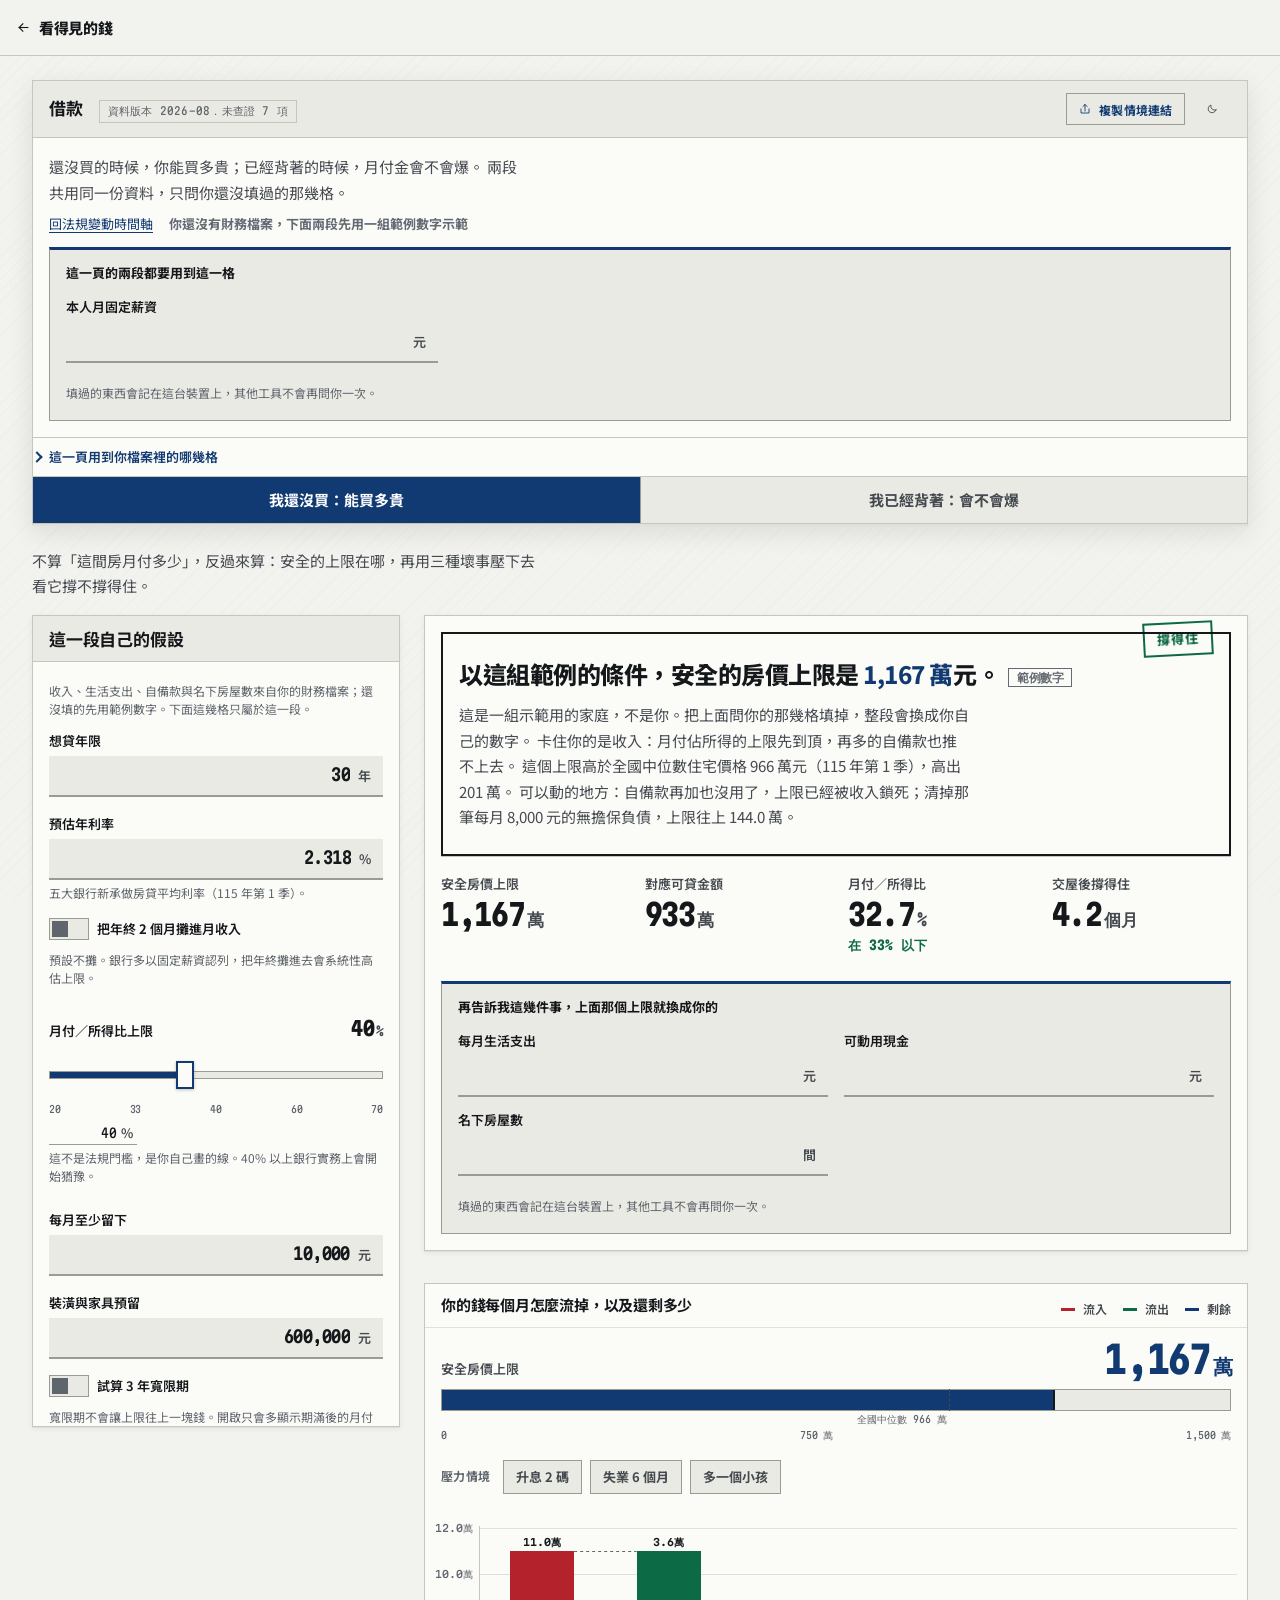
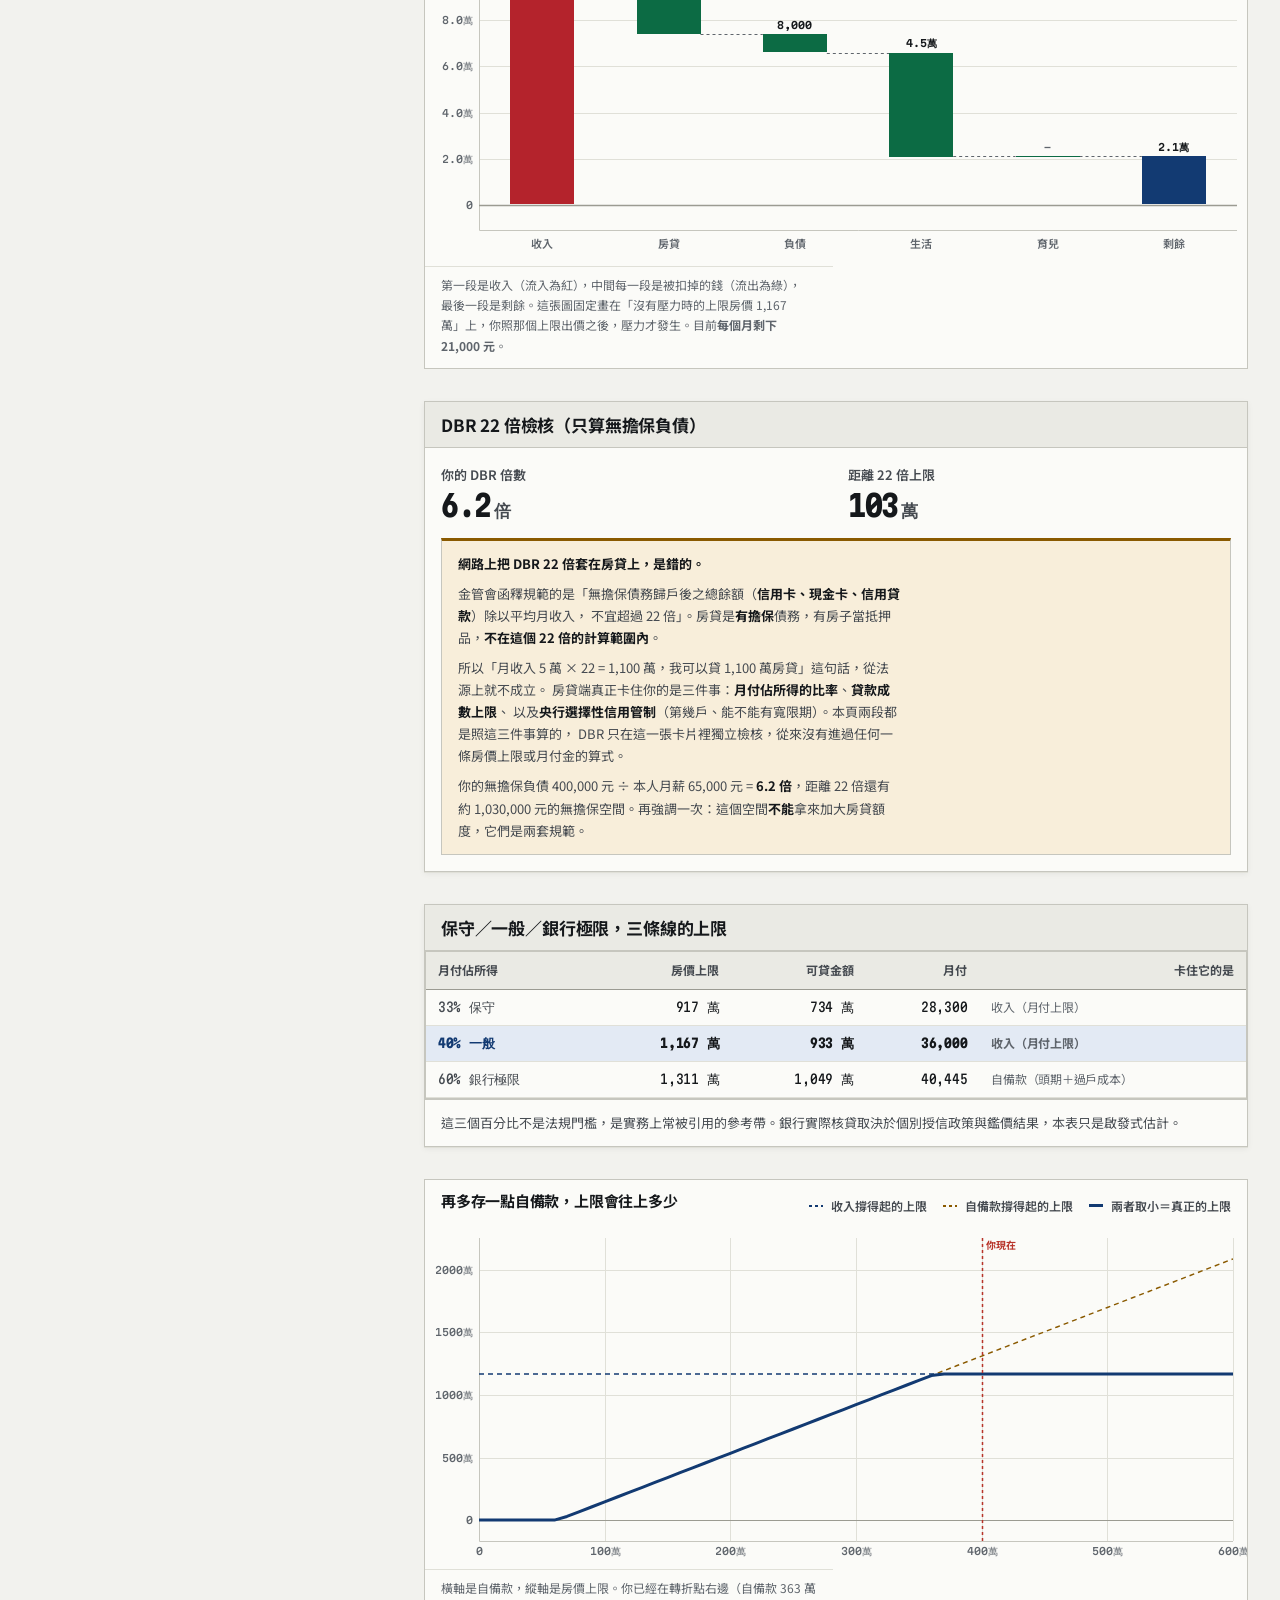
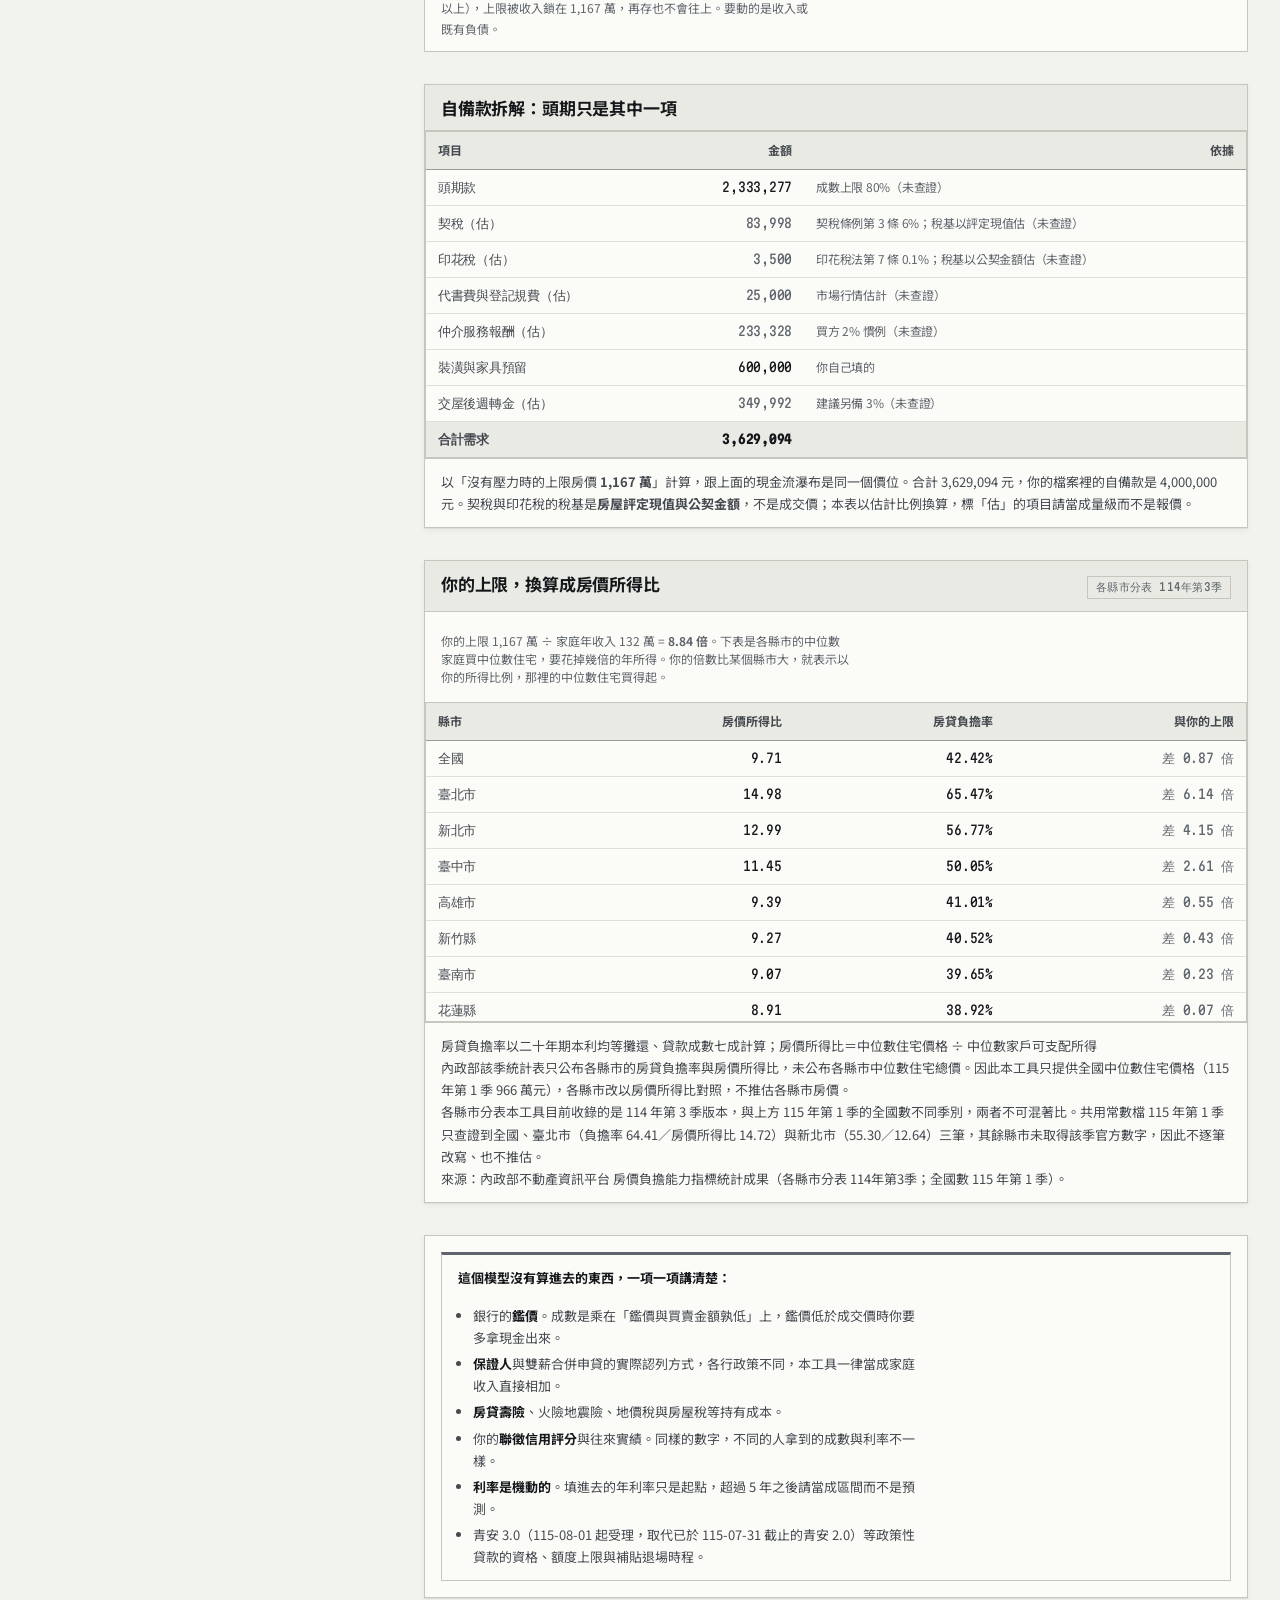
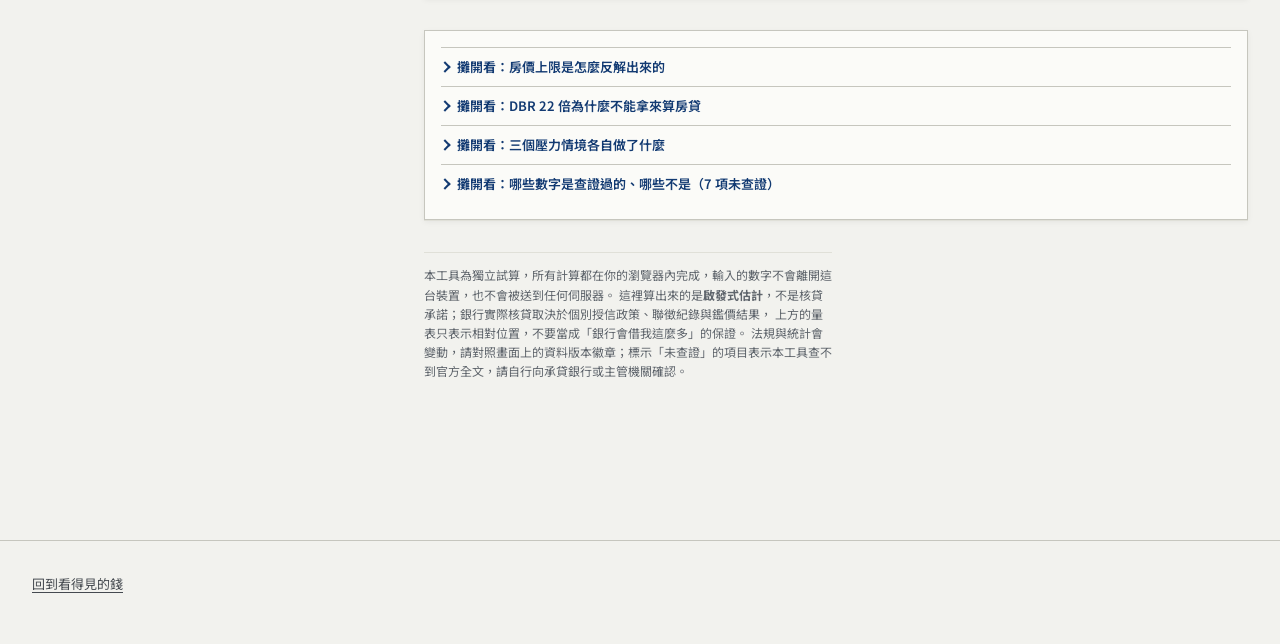
<file: apps/borrow/index.html>
<!DOCTYPE html>
<html lang="zh-Hant-TW">
<head>
<meta charset="utf-8">
<meta name="viewport" content="width=device-width, initial-scale=1, viewport-fit=cover">
<title>借款｜看得見的錢</title>
<meta name="description" content="還沒買的時候，你能買多貴；已經背著的時候，月付金會不會爆。買房預算天花板壓力測試與房貸懸崖模擬器合併成一頁，共用同一份收入、負債與自備款，只問你還沒填過的那幾格。純前端計算，資料不離開瀏覽器。">
<meta name="color-scheme" content="light dark">
<meta property="og:title" content="借款｜看得見的錢">
<meta property="og:description" content="我能買多貴，以及我背的這筆會不會爆。同一份資料，兩段計算。">
<meta property="og:type" content="website">
<meta property="og:locale" content="zh_TW">
<link rel="icon" href="../../favicon.svg" type="image/svg+xml">
<link rel="preconnect" href="https://fonts.googleapis.com">
<link rel="preconnect" href="https://fonts.gstatic.com" crossorigin>
<link href="https://fonts.googleapis.com/css2?family=Martian+Mono:wdth,wght@75,400..700&family=Noto+Sans+TC:wght@400;500;700;900&display=swap" rel="stylesheet">
<link rel="stylesheet" href="../../assets/css/tokens.css">
<link rel="stylesheet" href="../../assets/css/base.css">
<link rel="stylesheet" href="../../assets/css/components.css">
<link rel="stylesheet" href="./app.css">
</head>
<body>
<!--
THESIS: 把每一個財務決策做成一張能逐行核對的複寫聯單據，拒絕本品類固定端出的兩盤菜：深色霓虹儀表板，以及米色圓角的理財小幫手。
OWN-WORLD: 台灣多聯式複寫單據。四種紙色（白／淡黃／淡粉／淡藍）承載四個並存情境；台灣制漲紅跌綠為語意色，印泥靛藍是唯一強調色；全站圓角 0；髮絲格線、騎縫虛線、底線式填寫格、硃砂印記；等寬數字全站對齊到同一條格線。
STORY: 使用者在首頁填過的收入、負債、自備款直接被拿來用，不必再填一次；他先在「能買多貴」按下三個壓力鈕，看見瀑布裡的剩餘那一段被擠到零線以下，再切到「會不會爆」拖動寬限期滑桿，親手把那道斷崖做出來；缺哪一格就在該段落就地問，填完立刻重算，最後把這張單子傳給伴侶或行員。
FIRST VIEWPORT: 單據抬頭（借款＋資料版本徽章）在最上；其下一句話說明這一頁包含哪兩件事，以及「這些數字用的是你在首頁填過的資料」；再來是兩段的切換勾選格；切換之下立刻是硃砂章落定的結論與四個讀數，緊接著就是招牌視覺。載入即有結論，沒有空白表單；沒有檔案的人看到的是標示為範例的一組數字。
FORM: 台灣金融複寫聯票據；為依共鳴排序的第 6 個方向；seed key bc85ad9e。
FINISH: unreviewed and undocumented is unfinished; this build ends with the finish review, the verdict, and DESIGN.md
-->
<a class="skip-link" href="#main">跳到主要內容</a>

<main id="main" class="wrap app-main">

  <!-- ============ 單據抬頭 ============ -->
  <section class="sheet sheet--raised app-head">
    <div class="sheet__head">
      <h1 class="sheet__title">借款</h1>
      <span class="datestamp" id="dataver">資料版本 -</span>
      <span class="topbar__spacer"></span>
      <span class="sheet-actions" id="sheetActions"></span>
    </div>

    <p class="app-lede">
      還沒買的時候，你能買多貴；已經背著的時候，月付金會不會爆。
      兩段共用同一份資料，只問你還沒填過的那幾格。
    </p>

    <p class="app-from" id="fromLine"></p>

    <div class="app-ask" id="askShared"></div>

    <details class="formula app-file" id="fileDrawer">
      <summary>這一頁用到你檔案裡的哪幾格</summary>
      <div class="formula__body">
        <p class="app-file__lead">
          這些是兩段共用的資料。在這裡改，兩段一起跟著變，其他工具也會用同一份，不會再問你第二次。
        </p>
        <div class="askbox__grid" id="fileGrid"></div>
        <p class="app-file__note">
          沒填的欄位一律當成 0（沒有配偶收入、沒有無擔保負債）。填進去只存在這台裝置上。
        </p>
      </div>
    </details>

    <div class="segmented segmented--block app-tabs" id="tabs" role="group" aria-label="選擇要看這一頁的哪一段">
      <button type="button" class="segmented__opt" data-value="ceiling" aria-pressed="true" aria-controls="sec-ceiling">
        我還沒買：能買多貴
      </button>
      <button type="button" class="segmented__opt" data-value="cliff" aria-pressed="false" aria-controls="sec-cliff">
        我已經背著：會不會爆
      </button>
    </div>
  </section>

  <!-- ==================================================================== -->
  <!-- ============ 第一段：買房預算天花板壓力測試 ============ -->
  <!-- ==================================================================== -->
  <section id="sec-ceiling" class="mod" aria-label="能買多貴">

    <p class="mod__lede">
      不算「這間房月付多少」，反過來算：安全的上限在哪，再用三種壞事壓下去看它撐不撐得住。
    </p>

    <div class="workbench">

      <!-- 只屬於這一段的假設 -->
      <form class="workbench__inputs sheet" id="c-inputs" autocomplete="off">
        <div class="sheet__head"><h2 class="sheet__title">這一段自己的假設</h2></div>
        <div class="sheet__body">

          <p class="field__hint fieldset__hint" id="c-sharedHint"></p>

          <div class="fieldgrid fieldgrid--2">
            <label class="field" id="c-f-years">
              <span class="field__label">想貸年限</span>
              <span class="field__control">
                <input type="text" inputmode="numeric" value="30">
                <span class="field__unit">年</span>
              </span>
              <span class="field__error"></span>
            </label>
            <label class="field" id="c-f-rate">
              <span class="field__label">預估年利率</span>
              <span class="field__control">
                <input type="text" inputmode="decimal" value="2.318">
                <span class="field__unit">%</span>
              </span>
              <span class="field__hint" id="c-rateHint"></span>
              <span class="field__error"></span>
            </label>
          </div>

          <label class="switch bonus-switch">
            <input type="checkbox" id="c-ck-bonus">
            <span class="switch__box"></span>
            <span>把年終 <b id="c-bonusM">2</b> 個月攤進月收入</span>
          </label>
          <p class="field__hint" id="c-bonusHint">預設不攤。銀行多以固定薪資認列，把年終攤進去會系統性高估上限。</p>

          <div class="slider" id="c-s-dsr">
            <div class="slider__top">
              <span class="slider__label" id="c-l-dsr">月付／所得比上限</span>
              <span class="slider__value" aria-hidden="true">40<small>%</small></span>
            </div>
            <div class="slider__track">
              <input type="range" min="20" max="70" step="1" value="40" aria-labelledby="c-l-dsr">
            </div>
            <div class="slider__ticks"><span>20</span><span>33</span><span>40</span><span>60</span><span>70</span></div>
            <label class="slider__twin">
              <span class="sr-only">月付／所得比上限（%，數字輸入）</span>
              <input type="text" inputmode="numeric" value="40">
              <span class="field__unit">%</span>
            </label>
            <span class="field__hint">這不是法規門檻，是你自己畫的線。40% 以上銀行實務上會開始猶豫。</span>
          </div>

          <div class="fieldgrid fieldgrid--2">
            <label class="field" id="c-f-keep">
              <span class="field__label">每月至少留下</span>
              <span class="field__control">
                <input type="text" inputmode="numeric" value="10,000">
                <span class="field__unit">元</span>
              </span>
              <span class="field__error"></span>
            </label>
            <label class="field" id="c-f-reno">
              <span class="field__label">裝潢與家具預留</span>
              <span class="field__control">
                <input type="text" inputmode="numeric" value="600,000">
                <span class="field__unit">元</span>
              </span>
              <span class="field__error"></span>
            </label>
          </div>

          <label class="switch">
            <input type="checkbox" id="c-ck-grace">
            <span class="switch__box"></span>
            <span>試算 3 年寬限期</span>
          </label>
          <p class="field__hint">寬限期不會讓上限往上一塊錢。開啟只會多顯示期滿後的月付跳升。</p>

          <div class="btnrow app-reset">
            <button type="button" class="btn btn--quiet btn--sm" id="c-resetBtn">這一段的假設回到預設</button>
          </div>
        </div>
      </form>

      <!-- 輸出 -->
      <div class="workbench__out stack-lg">

        <section class="sheet" aria-labelledby="c-verdict-h">
          <div class="sheet__body">
            <div class="verdict" id="c-verdict">
              <span class="verdict__stamp" id="c-stamp" hidden></span>
              <h2 class="verdict__lead" id="c-verdict-h">正在計算你的上限</h2>
              <p class="verdict__body" id="c-verdictBody">把下面缺的那幾格填好，這裡會告訴你上限在哪、是被什麼卡住的。</p>
            </div>

            <div class="state state--refuse" id="c-refuse" hidden>
              <h3 class="state__title">這個問題現在回答不了</h3>
              <p class="state__body" id="c-refuseBody"></p>
            </div>

            <div class="readout-row" id="c-readouts">
              <div class="readout"><span class="readout__label">安全房價上限</span><span class="readout__value" data-live id="c-r-price">-</span></div>
              <div class="readout"><span class="readout__label">對應可貸金額</span><span class="readout__value" data-live id="c-r-loan">-</span></div>
              <div class="readout"><span class="readout__label">月付／所得比</span><span class="readout__value" data-live id="c-r-dsr">-</span><span class="readout__delta" data-dir="flat" id="c-r-dsrline"></span></div>
              <div class="readout"><span class="readout__label">交屋後撐得住</span><span class="readout__value" data-live id="c-r-runway">-</span></div>
            </div>

            <!-- 先給結論，再問缺的那幾格。問完就地換成他自己的數字。 -->
            <div class="mod__ask" id="askCeiling"></div>
          </div>
        </section>

        <!-- 招牌視覺：安全房價上限量表 + 三個壓力鈕 + 月現金流瀑布 -->
        <section class="plot" id="c-plotCard">
          <div class="plot__head">
            <h2 class="plot__title">你的錢每個月怎麼流掉，以及還剩多少</h2>
            <div class="legend" id="c-legend"></div>
          </div>

          <div class="gauge" id="c-gauge">
            <div class="gauge__top">
              <span class="gauge__label">安全房價上限</span>
              <span class="gauge__value num" id="c-gaugeValue">-</span>
            </div>
            <div class="gauge__track">
              <div class="gauge__fill" id="c-gaugeFill"></div>
              <div class="gauge__median" id="c-gaugeMedian"><span class="gauge__medianLabel">全國中位數</span></div>
            </div>
            <div class="gauge__scale" id="c-gaugeScale"></div>
          </div>

          <div class="stressbar" role="group" aria-labelledby="c-stress-h">
            <span class="stressbar__label" id="c-stress-h">壓力情境</span>
            <button type="button" class="stress" data-stress="rate" aria-pressed="false">升息 2 碼</button>
            <button type="button" class="stress" data-stress="jobless" aria-pressed="false">失業 6 個月</button>
            <button type="button" class="stress" data-stress="child" aria-pressed="false">多一個小孩</button>
          </div>

          <canvas class="plot__canvas" id="c-fall" role="img" aria-labelledby="c-fallDesc"></canvas>
          <p class="plot__foot" id="c-fallDesc">
            第一段是收入（流入為紅），中間每一段是被扣掉的錢（流出為綠），最後一段是剩餘。
          </p>
        </section>

        <!-- 誠信核心：DBR 22 倍的糾正 -->
        <section class="sheet" id="dbrCard">
          <div class="sheet__head">
            <h2 class="sheet__title">DBR 22 倍檢核（只算無擔保負債）</h2>
          </div>
          <div class="sheet__body">
            <div class="readout-row dbr-row">
              <div class="readout"><span class="readout__label">你的 DBR 倍數</span><span class="readout__value" data-live id="c-r-dbr">-</span></div>
              <div class="readout"><span class="readout__label">距離 22 倍上限</span><span class="readout__value" data-live id="c-r-dbrgap">-</span></div>
            </div>
            <div class="note note--warn" id="dbrNote">
              <p><b>網路上把 DBR 22 倍套在房貸上，是錯的。</b></p>
              <p>
                金管會函釋規範的是「無擔保債務歸戶後之總餘額（<b>信用卡、現金卡、信用貸款</b>）除以平均月收入，
                不宜超過 22 倍」。房貸是<b>有擔保</b>債務，有房子當抵押品，<b>不在這個 22 倍的計算範圍內</b>。
              </p>
              <p>
                所以「月收入 5 萬 × 22 = 1,100 萬，我可以貸 1,100 萬房貸」這句話，從法源上就不成立。
                房貸端真正卡住你的是三件事：<b>月付佔所得的比率</b>、<b>貸款成數上限</b>、
                以及<b>央行選擇性信用管制</b>（第幾戶、能不能有寬限期）。本頁兩段都是照這三件事算的，
                DBR 只在這一張卡片裡獨立檢核，從來沒有進過任何一條房價上限或月付金的算式。
              </p>
              <p id="c-dbrVerdict"></p>
            </div>
          </div>
        </section>

        <!-- 三檔上限對照 -->
        <section class="sheet" id="levelCard">
          <div class="sheet__head">
            <h2 class="sheet__title">保守／一般／銀行極限，三條線的上限</h2>
          </div>
          <div class="ledger-wrap">
            <table class="ledger">
              <thead><tr>
                <th scope="col">月付佔所得</th><th scope="col">房價上限</th><th scope="col">可貸金額</th>
                <th scope="col">月付</th><th scope="col">卡住它的是</th>
              </tr></thead>
              <tbody id="c-levelBody"></tbody>
            </table>
          </div>
          <div class="sheet__foot">
            這三個百分比不是法規門檻，是實務上常被引用的參考帶。銀行實際核貸取決於個別授信政策與鑑價結果，本表只是啟發式估計。
          </div>
        </section>

        <!-- 自備款要多少才夠 -->
        <section class="plot" id="savingsCard">
          <div class="plot__head">
            <h2 class="plot__title">再多存一點自備款，上限會往上多少</h2>
            <div class="legend" id="c-legend2"></div>
          </div>
          <canvas class="plot__canvas" id="c-chart2" role="img" aria-labelledby="c-chart2Desc"></canvas>
          <p class="plot__foot" id="c-chart2Desc">
            橫軸是自備款，縱軸是房價上限。兩條限制線的轉折點，就是「再存下去也沒用了」的位置。
          </p>
        </section>

        <!-- 自備款拆解 -->
        <section class="sheet" id="costCard">
          <div class="sheet__head">
            <h2 class="sheet__title">自備款拆解：頭期只是其中一項</h2>
          </div>
          <div class="ledger-wrap">
            <table class="ledger">
              <thead><tr>
                <th scope="col">項目</th><th scope="col">金額</th><th scope="col">依據</th>
              </tr></thead>
              <tbody id="c-costBody"></tbody>
              <tfoot><tr><td>合計需求</td><td id="c-costTotal">-</td><td></td></tr></tfoot>
            </table>
          </div>
          <div class="sheet__foot" id="c-costFoot"></div>
        </section>

        <!-- 房價所得比對照 -->
        <section class="sheet" id="pirCard">
          <div class="sheet__head">
            <h2 class="sheet__title">你的上限，換算成房價所得比</h2>
            <span class="topbar__spacer"></span>
            <span class="datestamp" id="c-pirQuarter">-</span>
          </div>
          <div class="sheet__body">
            <p class="field__hint" id="c-pirLede"></p>
          </div>
          <div class="ledger-wrap ledger-wrap--short">
            <table class="ledger">
              <thead><tr>
                <th scope="col">縣市</th><th scope="col">房價所得比</th><th scope="col">房貸負擔率</th><th scope="col">與你的上限</th>
              </tr></thead>
              <tbody id="c-pirBody"></tbody>
            </table>
          </div>
          <div class="sheet__foot" id="c-pirFoot"></div>
        </section>

        <!-- 沒有納入模型的東西 -->
        <section class="sheet">
          <div class="sheet__body">
            <div class="note">
              <p><b>這個模型沒有算進去的東西，一項一項講清楚：</b></p>
              <ul class="plainlist">
                <li>銀行的<b>鑑價</b>。成數是乘在「鑑價與買賣金額孰低」上，鑑價低於成交價時你要多拿現金出來。</li>
                <li><b>保證人</b>與雙薪合併申貸的實際認列方式，各行政策不同，本工具一律當成家庭收入直接相加。</li>
                <li><b>房貸壽險</b>、火險地震險、地價稅與房屋稅等持有成本。</li>
                <li>你的<b>聯徵信用評分</b>與往來實績。同樣的數字，不同的人拿到的成數與利率不一樣。</li>
                <li><b>利率是機動的</b>。填進去的年利率只是起點，超過 5 年之後請當成區間而不是預測。</li>
                <li>青安 3.0（115-08-01 起受理，取代已於 115-07-31 截止的青安 2.0）等政策性貸款的資格、額度上限與補貼退場時程。</li>
              </ul>
            </div>
          </div>
        </section>

        <section class="sheet">
          <div class="sheet__body" id="c-formulaHost"></div>
        </section>

        <p class="disclaimer">
          本工具為獨立試算，所有計算都在你的瀏覽器內完成，輸入的數字不會離開這台裝置，也不會被送到任何伺服器。
          這裡算出來的是<b>啟發式估計</b>，不是核貸承諾；銀行實際核貸取決於個別授信政策、聯徵紀錄與鑑價結果，
          上方的量表只表示相對位置，不要當成「銀行會借我這麼多」的保證。
          法規與統計會變動，請對照畫面上的資料版本徽章；標示「未查證」的項目表示本工具查不到官方全文，請自行向承貸銀行或主管機關確認。
        </p>
      </div>
    </div>
  </section>

  <!-- ==================================================================== -->
  <!-- ============ 第二段：房貸懸崖模擬器 ============ -->
  <!-- ==================================================================== -->
  <section id="sec-cliff" class="mod" aria-label="會不會爆" hidden>

    <p class="mod__lede">
      寬限期結束的那一個月，月付金會跳多高？把期數拖一下，那道斷崖就會自己長出來。
    </p>

    <div class="plies plies--mod" id="m-plies"></div>

    <div class="workbench">

      <!-- 只屬於這一段的填寫 -->
      <form class="workbench__inputs sheet" id="m-inputs" autocomplete="off">
        <div class="sheet__head"><h2 class="sheet__title">這一段自己的填寫</h2></div>
        <div class="sheet__body">

          <div class="askbox__grid" id="m-loanGrid"></div>
          <p class="field__hint fieldset__hint" id="m-loanHint"></p>

          <div class="slider" id="m-s-grace">
            <div class="slider__top">
              <span class="slider__label" id="m-l-grace">寬限期剩餘</span>
              <span class="slider__value" aria-hidden="true">36<small>期</small></span>
            </div>
            <div class="slider__track">
              <input type="range" min="0" max="60" step="1" value="36" aria-labelledby="m-l-grace">
            </div>
            <div class="slider__ticks"><span>0</span><span>12</span><span>24</span><span>36</span><span>48</span><span>60</span></div>
            <label class="slider__twin">
              <span class="sr-only">寬限期剩餘（期，數字輸入）</span>
              <input type="text" inputmode="numeric" value="36">
              <span class="field__unit">期</span>
            </label>
            <span class="field__hint" id="m-graceHint"></span>
          </div>

          <div class="slider" id="m-s-shock">
            <div class="slider__top">
              <span class="slider__label" id="m-l-shock">升息壓力</span>
              <span class="slider__value" aria-hidden="true">不變</span>
            </div>
            <div class="slider__track">
              <input type="range" min="-2" max="6" step="1" value="0" aria-labelledby="m-l-shock">
            </div>
            <div class="slider__ticks"><span>降2</span><span></span><span>0</span><span></span><span></span><span></span><span></span><span></span><span>升6碼</span></div>
            <label class="slider__twin">
              <span class="sr-only">升息壓力（碼，可填負數表示降息，數字輸入）</span>
              <input type="text" inputmode="numeric" value="0">
              <span class="field__unit">碼</span>
            </label>
          </div>

          <fieldset class="fieldset">
            <legend class="field__label">還款方式</legend>
            <div class="segmented segmented--block" id="m-seg-method" role="group">
              <button type="button" class="segmented__opt" data-value="annuity" aria-pressed="true">本息平均</button>
              <button type="button" class="segmented__opt" data-value="equalPrincipal" aria-pressed="false">本金平均</button>
              <button type="button" class="segmented__opt" data-value="interestOnly" aria-pressed="false">到期還本</button>
            </div>
          </fieldset>

          <fieldset class="fieldset">
            <legend class="field__label">利率時間軸</legend>
            <p class="field__hint fieldset__hint">
              台灣多為機動利率，會隨央行重訂；青安 3.0 的補貼也會分段退場。分段填寫比填一個固定利率誠實。
            </p>
            <div id="m-rateRows" class="rows"></div>
            <button type="button" class="btn btn--ghost btn--sm" id="m-addRate">新增一段利率</button>
            <p class="field__error rows__error" id="m-rateError"></p>
          </fieldset>

          <fieldset class="fieldset">
            <legend class="field__label">額外還本</legend>
            <div id="m-extraRows" class="rows"></div>
            <button type="button" class="btn btn--ghost btn--sm" id="m-addExtra">新增一筆還本</button>
          </fieldset>

          <fieldset class="fieldset">
            <legend class="field__label">拿官方方案來比</legend>
            <div class="segmented segmented--block" id="m-seg-preset" role="group"></div>
            <p class="field__hint" id="m-presetHint">
              套用會把目前這一聯換成該方案的金額、期數與利率，你檔案裡的房貸不受影響。
            </p>
          </fieldset>

          <div class="btnrow app-reset">
            <button type="button" class="btn btn--quiet btn--sm" id="m-resetBtn">這一聯回到你的檔案</button>
          </div>
        </div>
      </form>

      <!-- 輸出 -->
      <div class="workbench__out stack-lg">

        <section class="sheet" aria-labelledby="m-verdict-h">
          <div class="sheet__body">
            <div class="verdict" id="m-verdict">
              <span class="verdict__stamp" id="m-stamp" hidden></span>
              <h2 class="verdict__lead" id="m-verdict-h">正在算你的斷崖</h2>
              <p class="verdict__body" id="m-verdictBody">把下面缺的那幾格填好，這裡就會告訴你那個月會發生什麼事。</p>
            </div>
            <div class="state state--refuse" id="m-refuse" hidden>
              <h3 class="state__title">這個問題現在回答不了</h3>
              <p class="state__body" id="m-refuseBody"></p>
            </div>
            <div class="readout-row" id="m-readouts">
              <div class="readout"><span class="readout__label">寬限期內月付</span><span class="readout__value" data-live id="m-r-grace">-</span></div>
              <div class="readout"><span class="readout__label">期滿後月付</span><span class="readout__value" data-live id="m-r-after">-</span></div>
              <div class="readout"><span class="readout__label">跳升幅度</span><span class="readout__value" data-live id="m-r-jump">-</span><span class="readout__delta" data-dir="up" id="m-r-jumpx"></span></div>
              <div class="readout"><span class="readout__label">總利息支出</span><span class="readout__value" data-live id="m-r-interest">-</span></div>
            </div>

            <!-- 先給結論，再問缺的那幾格。問完就地換成他自己的數字。 -->
            <div class="mod__ask" id="askCliff"></div>
          </div>
        </section>

        <!-- 招牌視覺：月付金時間軸上的那道斷崖 -->
        <section class="plot" id="m-plotCard">
          <div class="plot__head">
            <h2 class="plot__title">每月要繳多少，從這一期到最後一期</h2>
            <div class="legend" id="m-legend"></div>
          </div>
          <canvas class="plot__canvas" id="m-chart" role="img" aria-labelledby="m-chartDesc"></canvas>
          <p class="plot__foot" id="m-chartDesc">
            橫軸是期數，縱軸是每月應繳金額。虛線是月付占所得的警戒線。
          </p>
        </section>

        <section class="plot" id="m-splitCard">
          <div class="plot__head">
            <h2 class="plot__title">同一筆錢，有多少變成本金、多少蒸發成利息</h2>
          </div>
          <canvas class="plot__canvas" id="m-chart2" role="img" aria-labelledby="m-chart2Desc"></canvas>
          <p class="plot__foot" id="m-chart2Desc">
            每一期的繳款被拆成本金與利息兩段。寬限期內本金那一段是零，這就是它真正的代價。
          </p>
        </section>

        <section class="sheet" id="m-tableCard">
          <div class="sheet__head">
            <h2 class="sheet__title">逐期攤還表</h2>
            <span class="topbar__spacer"></span>
            <button type="button" class="btn btn--quiet btn--sm" id="m-jumpCliff">跳到斷崖那一期</button>
          </div>
          <div class="ledger-wrap" id="m-ledgerWrap">
            <table class="ledger">
              <thead><tr>
                <th scope="col">期別</th><th scope="col">月付</th><th scope="col">本金</th>
                <th scope="col">利息</th><th scope="col">額外還本</th><th scope="col">剩餘本金</th>
              </tr></thead>
              <tbody></tbody>
            </table>
          </div>
          <div class="sheet__foot" id="m-tableFoot"></div>
        </section>

        <section class="sheet">
          <div class="sheet__body" id="m-formulaHost"></div>
        </section>

        <!-- 這條路徑是真的：看完自己的月付金與總利息，下一個問題必然是「那換一家會不會比較好」。
             轉貸另開一頁而不是併成第三個分頁，是因為它的成本結構跟這一頁完全不同，
             而且那一頁的核心主張是「違約金沒填就不給答案」，塞進分頁會被稀釋掉。 -->
        <section class="sheet">
          <div class="sheet__head">
            <h2 class="sheet__title">算完之後多半會想問的下一題</h2>
          </div>
          <div class="sheet__body">
            <p style="margin:0;max-width:var(--measure);color:var(--ink-2)">
              知道自己每個月在付多少之後，下一個問題通常是「換一家利率低一點，值不值得」。
              那要算的不是利率差，是<b>一次性成本要幾個月的月付差才賺得回來</b>——
              提前清償違約金、代書費、抵押權重設的登記費，全部先付，然後慢慢賺回來。
            </p>
            <p style="margin:var(--s-4) 0 0">
              <a class="btn" href="../refinance/">開啟房貸轉貸試算</a>
            </p>
          </div>
        </section>

        <p class="disclaimer">
          本工具為獨立試算，所有計算都在你的瀏覽器內完成，輸入的數字不會離開這台裝置。
          實際核貸條件、利率與月付金以承貸銀行核定為準。機動利率會隨央行政策重訂，
          超過 5 年之後的月付金請以區間理解，不要當成精確預測。
        </p>
      </div>
    </div>
  </section>

</main>

<footer class="footer">
  <div class="wrap">
    <p><a href="../../index.html">回到看得見的錢</a></p>
  </div>
</footer>

<script src="../../assets/js/vendor/gsap.min.js"></script>
<script src="../../assets/js/vendor/CustomEase.min.js"></script>
<script src="../../assets/js/vendor/ScrollTrigger.min.js"></script>
<script type="module" src="./app.js"></script>
</body>
</html>
</file>
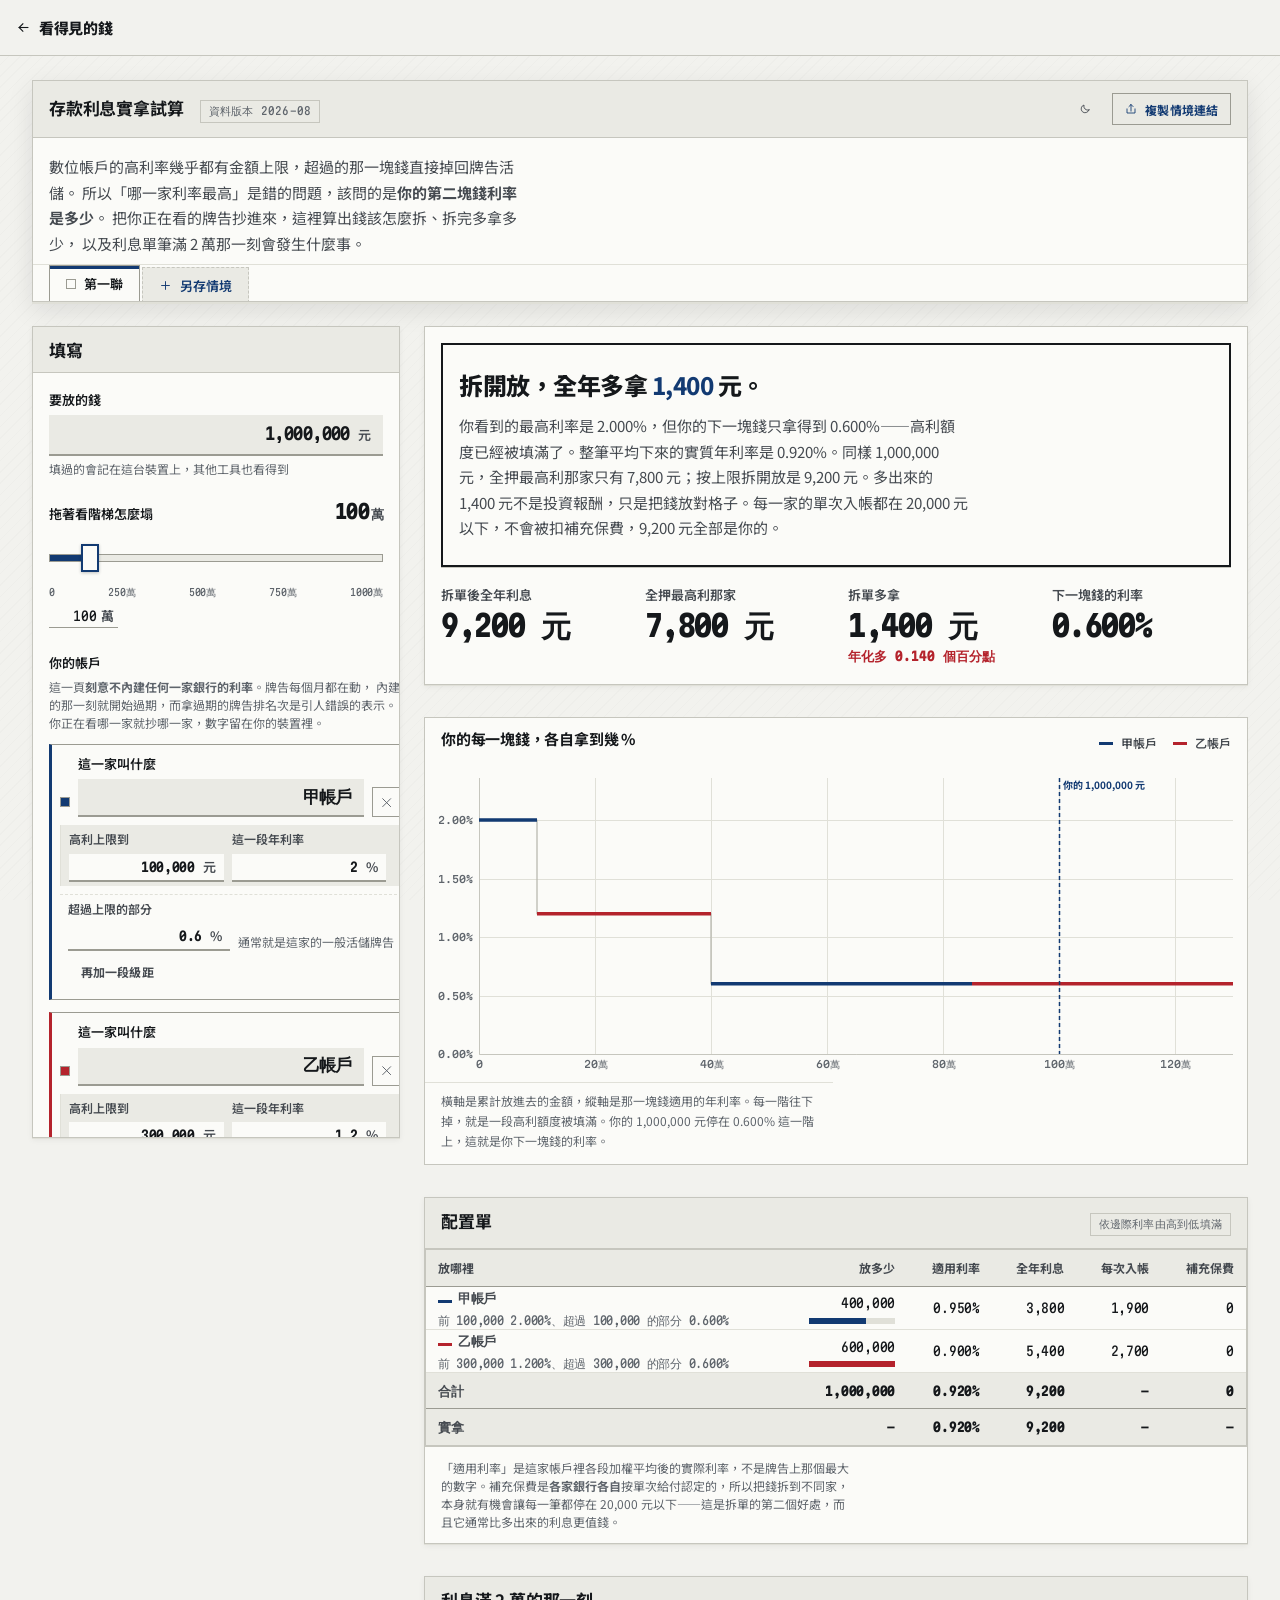
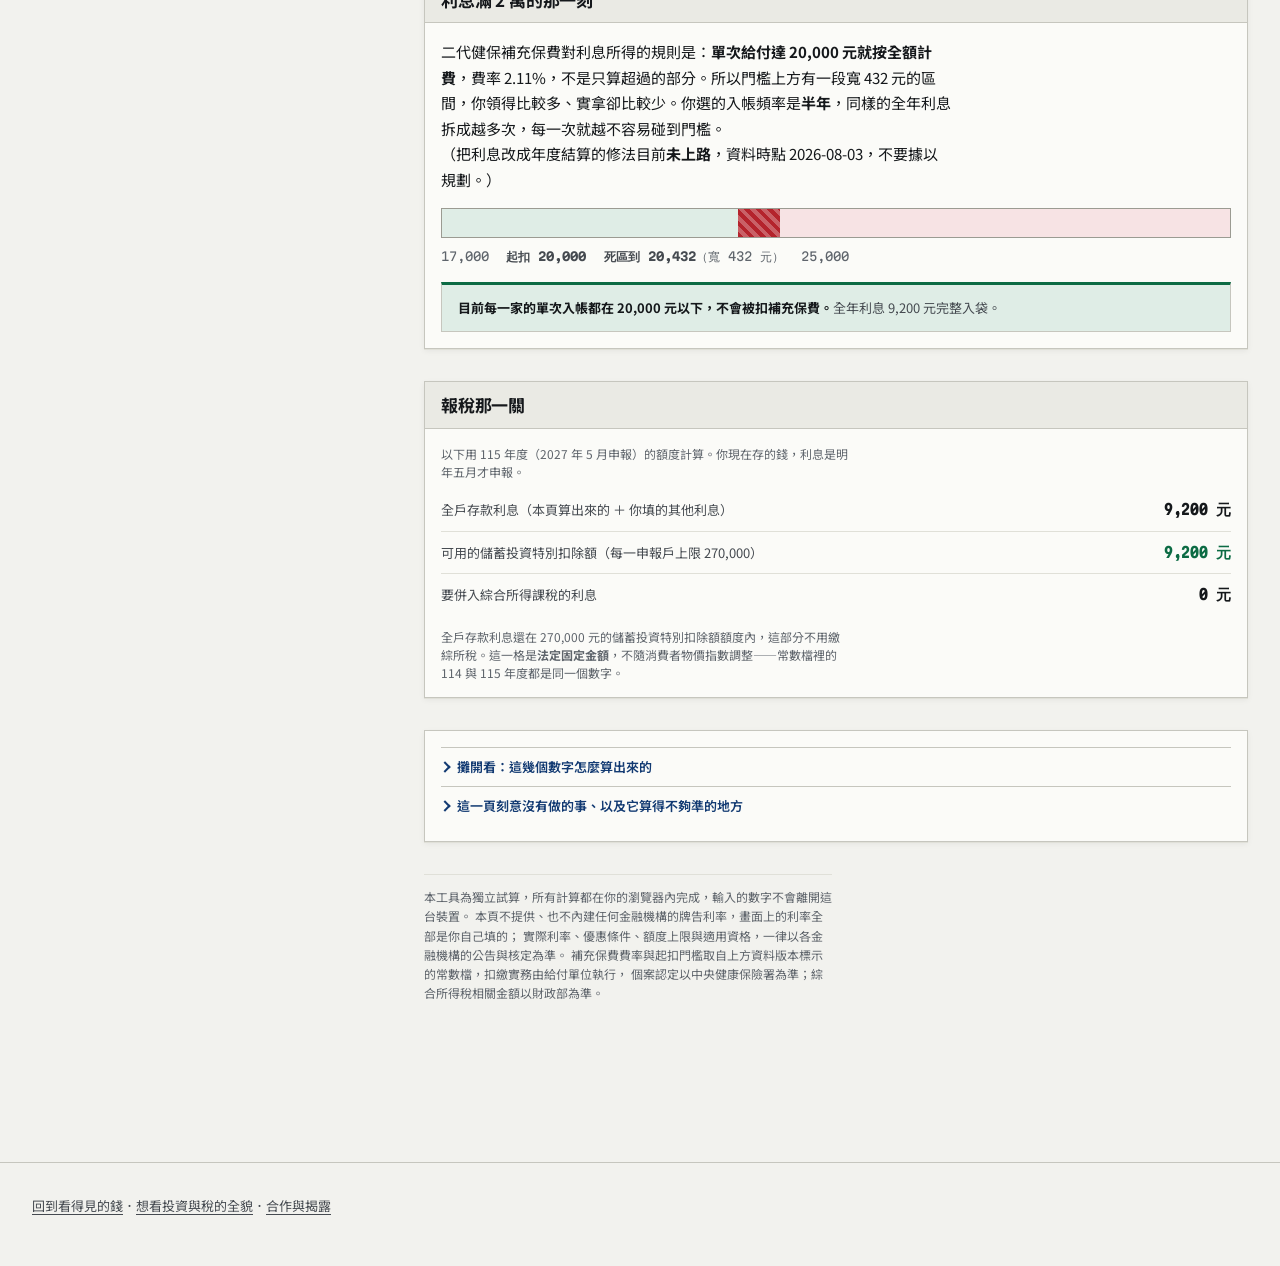
<file: apps/deposit-yield/index.html>
<!DOCTYPE html>
<html lang="zh-Hant-TW">
<head>
<meta charset="utf-8">
<meta name="viewport" content="width=device-width, initial-scale=1, viewport-fit=cover">
<title>存款利息實拿試算｜數位帳戶高利上限、拆單、補充保費起扣點｜看得見的錢</title>
<meta name="description" content="數位帳戶的高利率都有金額上限，超過的部分利率直接掉回牌告。填你自己看到的牌告利率，這裡算出你的第二塊錢利率是多少、錢該怎麼拆才拿最多，以及利息單筆滿 2 萬會被扣 2.11% 補充保費的那道斷崖。純前端計算，資料不離開瀏覽器。">
<meta name="color-scheme" content="light dark">
<meta property="og:title" content="你的第二塊錢，利率是多少？">
<meta property="og:description" content="高利上限之後，錢就自動降息了。拆單能多拿多少、利息滿 2 萬那道斷崖有多寬，一次算給你看。">
<meta property="og:type" content="website">
<meta property="og:locale" content="zh_TW">
<link rel="icon" href="../../favicon.svg" type="image/svg+xml">
<link rel="preconnect" href="https://fonts.googleapis.com">
<link rel="preconnect" href="https://fonts.gstatic.com" crossorigin>
<link href="https://fonts.googleapis.com/css2?family=Martian+Mono:wdth,wght@75,400..700&family=Noto+Sans+TC:wght@400;500;700;900&display=swap" rel="stylesheet">
<link rel="stylesheet" href="../../assets/css/tokens.css">
<link rel="stylesheet" href="../../assets/css/base.css">
<link rel="stylesheet" href="../../assets/css/components.css">
<link rel="stylesheet" href="./app.css">
</head>
<body>
<!--
THESIS: 存款利率不是一個數字，是一條會塌陷的階梯。所有理財媒體都在比「哪一家利率最高」，
        但真正決定你拿多少的是「你的第 100,001 塊錢利率是多少」，以及「利息單筆滿 2 萬那一刻你倒賠多少」。
        這一頁不提供任何一家銀行的牌告——牌告會過期，過期的牌告就是引人錯誤的表示——
        使用者自己填他正在看的數字，這一頁只負責把階梯、斷崖與稅算對。
OWN-WORLD: 台灣多聯式複寫單據。四種紙色承載並存情境；台灣制漲紅跌綠為語意色，印泥靛藍是唯一強調色；
        全站圓角 0；髮絲格線、騎縫虛線、底線式填寫格、硃砂印記；等寬數字全站對齊到同一條格線。
STORY: 使用者把手上兩三家帳戶的高利上限與利率抄進來，看見階梯圖上那一階塌下去的位置，
        拿到一份「哪一筆錢該放哪」的配置單，再往下看見補充保費那道 431 元寬的死區。
FIRST VIEWPORT: 單據抬頭與資料版本在最上；一句話說明這裡在算什麼；
        左欄是總金額與帳戶級距，右欄最上方就是「拆單比單押多拿多少」與那張塌陷的階梯圖。
FORM: 台灣金融複寫聯票據；為依共鳴排序的第 6 個方向；seed key bc85ad9e。
FINISH: unreviewed and undocumented is unfinished; this build ends with the finish review, the verdict, and DESIGN.md
-->
<a class="skip-link" href="#main">跳到主要內容</a>

<main id="main" class="wrap app-main">

  <section class="sheet sheet--raised app-head">
    <div class="sheet__head">
      <h1 class="sheet__title">存款利息實拿試算</h1>
      <span class="datestamp" id="dataver">資料版本 —</span>
      <span class="topbar__spacer"></span>
      <span class="sheet-actions" id="sheetActions"></span>
    </div>
    <p class="app-lede">
      數位帳戶的高利率幾乎都有金額上限，超過的那一塊錢直接掉回牌告活儲。
      所以「哪一家利率最高」是錯的問題，該問的是<b>你的第二塊錢利率是多少</b>。
      把你正在看的牌告抄進來，這裡算出錢該怎麼拆、拆完多拿多少，
      以及利息單筆滿 2 萬那一刻會發生什麼事。
    </p>
    <div class="plies" id="plies"></div>
  </section>

  <div class="workbench">

    <!-- ============ 輸入 ============ -->
    <form class="workbench__inputs sheet" id="inputs" autocomplete="off">
      <div class="sheet__head"><h2 class="sheet__title">填寫</h2></div>
      <div class="sheet__body">

        <label class="field" id="f-total">
          <span class="field__label">要放的錢</span>
          <span class="field__control">
            <input type="text" inputmode="numeric" value="1,000,000" aria-describedby="h-total">
            <span class="field__unit">元</span>
          </span>
          <span class="field__hint" id="h-total">填過的會記在這台裝置上，其他工具也看得到</span>
          <span class="field__error"></span>
        </label>

        <div class="slider" id="s-total">
          <div class="slider__top">
            <span class="slider__label" id="l-total">拖著看階梯怎麼塌</span>
            <span class="slider__value" aria-hidden="true">100<small>萬</small></span>
          </div>
          <div class="slider__track">
            <input type="range" min="0" max="1000" step="5" value="100" aria-labelledby="l-total">
          </div>
          <div class="slider__ticks"><span>0</span><span>250萬</span><span>500萬</span><span>750萬</span><span>1000萬</span></div>
          <label class="slider__twin">
            <span class="sr-only">要放的錢（萬元，數字輸入）</span>
            <input type="text" inputmode="numeric" value="100">
            <span class="field__unit">萬</span>
          </label>
        </div>

        <fieldset class="fieldset">
          <legend class="field__label">你的帳戶</legend>
          <p class="field__hint fieldset__hint">
            這一頁<b>刻意不內建任何一家銀行的利率</b>。牌告每個月都在動，
            內建的那一刻就開始過期，而拿過期的牌告排名次是引人錯誤的表示。
            你正在看哪一家就抄哪一家，數字留在你的裝置裡。
          </p>
          <div id="acctRows" class="rows"></div>
          <div class="btnrow">
            <button type="button" class="btn btn--ghost btn--sm" id="addAcct">再加一家</button>
            <button type="button" class="btn btn--quiet btn--sm" id="addShape">套一個常見的級距形狀</button>
          </div>
          <p class="field__error rows__error" id="acctError"></p>
        </fieldset>

        <fieldset class="fieldset">
          <legend class="field__label">利息什麼時候入帳</legend>
          <div class="segmented segmented--block" id="seg-freq" role="group">
            <button type="button" class="segmented__opt" data-value="12" aria-pressed="false">每月</button>
            <button type="button" class="segmented__opt" data-value="4" aria-pressed="false">每季</button>
            <button type="button" class="segmented__opt" data-value="2" aria-pressed="true">半年</button>
            <button type="button" class="segmented__opt" data-value="1" aria-pressed="false">一次</button>
          </div>
          <p class="field__hint" id="freqHint">
            活儲多半是每年 6/20、12/20 結息兩次。這一格會改變補充保費的結果，
            因為補充保費是按<b>單次給付</b>認定的，不是按全年累計。
          </p>
        </fieldset>

        <fieldset class="fieldset">
          <legend class="field__label">報稅時才用得到的兩格</legend>
          <div class="fieldgrid fieldgrid--2">
            <label class="field field--compact" id="f-otherInterest">
              <span class="field__label">其他利息所得（全年）</span>
              <span class="field__control">
                <input type="text" inputmode="numeric" value="0" placeholder="可留白">
                <span class="field__unit">元</span>
              </span>
              <span class="field__error"></span>
            </label>
            <label class="field field--compact" id="f-mortgageInterest">
              <span class="field__label">全年房貸利息</span>
              <span class="field__control">
                <input type="text" inputmode="numeric" value="0" placeholder="可留白">
                <span class="field__unit">元</span>
              </span>
              <span class="field__error"></span>
            </label>
          </div>
          <p class="field__hint">
            儲蓄投資特別扣除額是<b>每一申報戶</b> 27 萬，全戶的存款利息合起來算。
            而購屋借款利息扣除額要先扣掉你實際申報的儲蓄投資特扣，這兩格是連動的。
          </p>
        </fieldset>

        <div class="btnrow">
          <button type="button" class="btn btn--quiet btn--sm" id="resetBtn">全部清空重填</button>
        </div>
      </div>
    </form>

    <!-- ============ 輸出 ============ -->
    <div class="workbench__out stack-lg">

      <section class="sheet" aria-labelledby="verdict-h">
        <div class="sheet__body">
          <div class="verdict" id="verdict">
            <span class="verdict__stamp" id="verdictStamp" hidden></span>
            <h2 class="verdict__lead" id="verdict-h">先填一家帳戶的級距</h2>
            <p class="verdict__body" id="verdictBody">
              填「高利上限」跟「上限內的年利率」，這裡就會告訴你錢該怎麼放。
            </p>
          </div>
          <div class="readout-row" id="readouts">
            <div class="readout"><span class="readout__label">拆單後全年利息</span><span class="readout__value" data-live id="r-split">—</span></div>
            <div class="readout"><span class="readout__label">全押最高利那家</span><span class="readout__value" data-live id="r-single">—</span></div>
            <div class="readout"><span class="readout__label">拆單多拿</span><span class="readout__value" data-live id="r-gain">—</span><span class="readout__delta" data-dir="down" id="r-gainPct"></span></div>
            <div class="readout"><span class="readout__label">下一塊錢的利率</span><span class="readout__value" data-live id="r-marginal">—</span></div>
          </div>
        </div>
      </section>

      <section class="plot" id="stairCard">
        <div class="plot__head">
          <h2 class="plot__title">你的每一塊錢，各自拿到幾 %</h2>
          <div class="legend" id="legend"></div>
        </div>
        <canvas class="plot__canvas" id="stair" role="img" aria-labelledby="stairDesc"></canvas>
        <p class="plot__foot" id="stairDesc">
          橫軸是累計放進去的金額，縱軸是那一塊錢適用的年利率。每一階往下掉，
          就是一段高利額度被填滿了。
        </p>
      </section>

      <section class="sheet" id="allocCard">
        <div class="sheet__head">
          <h2 class="sheet__title">配置單</h2>
          <span class="topbar__spacer"></span>
          <span class="datestamp" id="allocNote">依邊際利率由高到低填滿</span>
        </div>
        <div class="ledger-wrap ledger-wrap--auto">
          <table class="ledger">
            <thead><tr>
              <th scope="col">放哪裡</th><th scope="col">放多少</th><th scope="col">適用利率</th>
              <th scope="col">全年利息</th><th scope="col">每次入帳</th><th scope="col">補充保費</th>
            </tr></thead>
            <tbody id="allocRows"></tbody>
            <tfoot id="allocFoot"></tfoot>
          </table>
        </div>
        <div class="sheet__foot" id="allocFootNote"></div>
      </section>

      <!-- ============ 補充保費那道斷崖 ============ -->
      <section class="sheet" id="cliffCard">
        <div class="sheet__head">
          <h2 class="sheet__title">利息滿 2 萬的那一刻</h2>
        </div>
        <div class="sheet__body">
          <p id="cliffLede">
            二代健保補充保費對利息所得的規則是：<b>單次給付達 2 萬元就按全額計費</b>，
            不是只算超過的部分。所以在門檻上方有一段區間，你領得比較多、實拿卻比較少。
          </p>
          <div class="deadzone" id="deadzone" aria-hidden="true">
            <span class="deadzone__seg deadzone__seg--safe"></span>
            <span class="deadzone__seg deadzone__seg--dead" id="dzDead"></span>
            <span class="deadzone__seg deadzone__seg--over"></span>
            <span class="deadzone__mark" id="dzMark" hidden></span>
          </div>
          <p class="deadzone__labels" id="dzLabels"></p>
          <div class="note" id="cliffNote"></div>
        </div>
      </section>

      <!-- ============ 稅 ============ -->
      <section class="sheet" id="taxCard">
        <div class="sheet__head">
          <h2 class="sheet__title">報稅那一關</h2>
        </div>
        <div class="sheet__body" id="taxBody"></div>
      </section>

      <section class="sheet">
        <div class="sheet__body" id="formulaHost"></div>
      </section>

      <div id="discloseHost"></div>

      <p class="disclaimer">
        本工具為獨立試算，所有計算都在你的瀏覽器內完成，輸入的數字不會離開這台裝置。
        本頁不提供、也不內建任何金融機構的牌告利率，畫面上的利率全部是你自己填的；
        實際利率、優惠條件、額度上限與適用資格，一律以各金融機構的公告與核定為準。
        補充保費費率與起扣門檻取自上方資料版本標示的常數檔，扣繳實務由給付單位執行，
        個案認定以中央健康保險署為準；綜合所得稅相關金額以財政部為準。
      </p>
    </div>
  </div>
</main>

<footer class="footer">
  <div class="wrap">
    <p>
      <a href="../../index.html">回到看得見的錢</a>．<a href="../invest-tax/">想看投資與稅的全貌</a>．<a href="../../disclosure.html">合作與揭露</a>
    </p>
  </div>
</footer>

<script src="../../assets/js/vendor/gsap.min.js"></script>
<script src="../../assets/js/vendor/CustomEase.min.js"></script>
<script src="../../assets/js/vendor/ScrollTrigger.min.js"></script>
<script type="module" src="./app.js"></script>
</body>
</html>
</file>
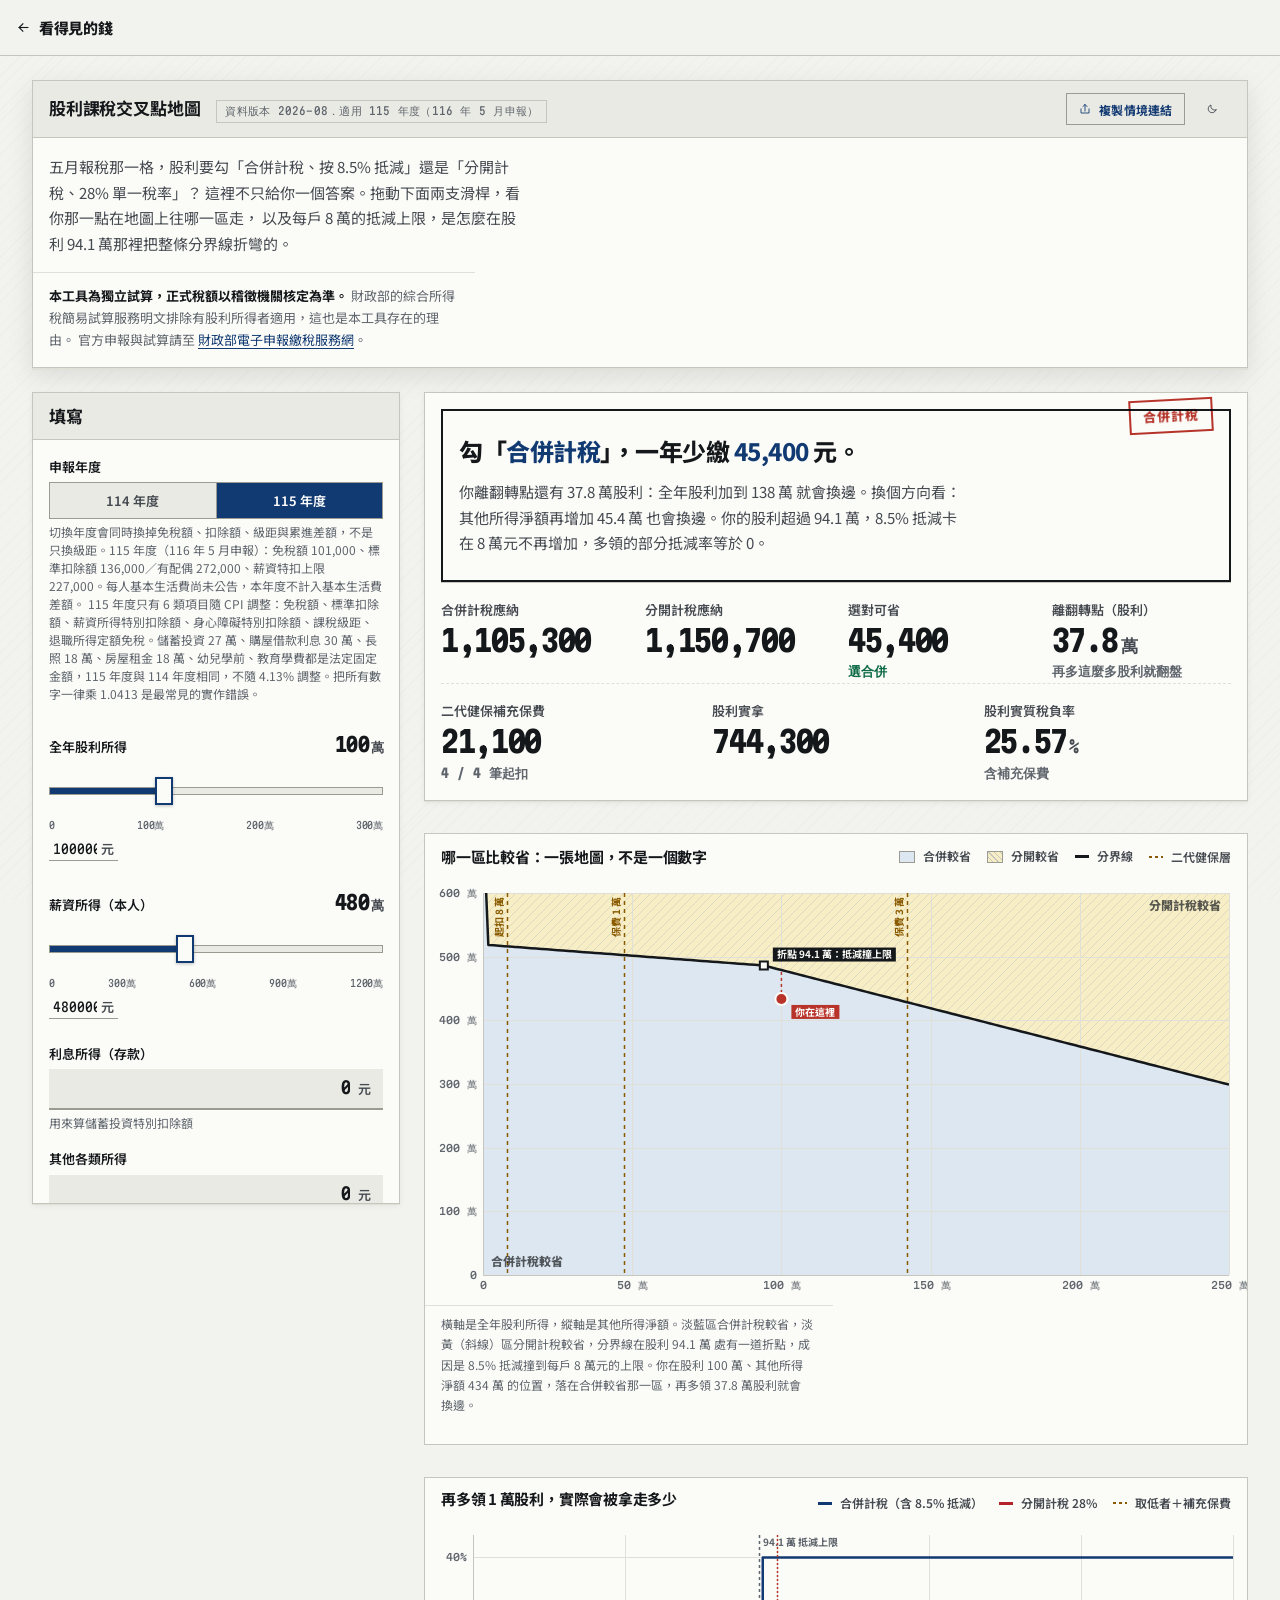
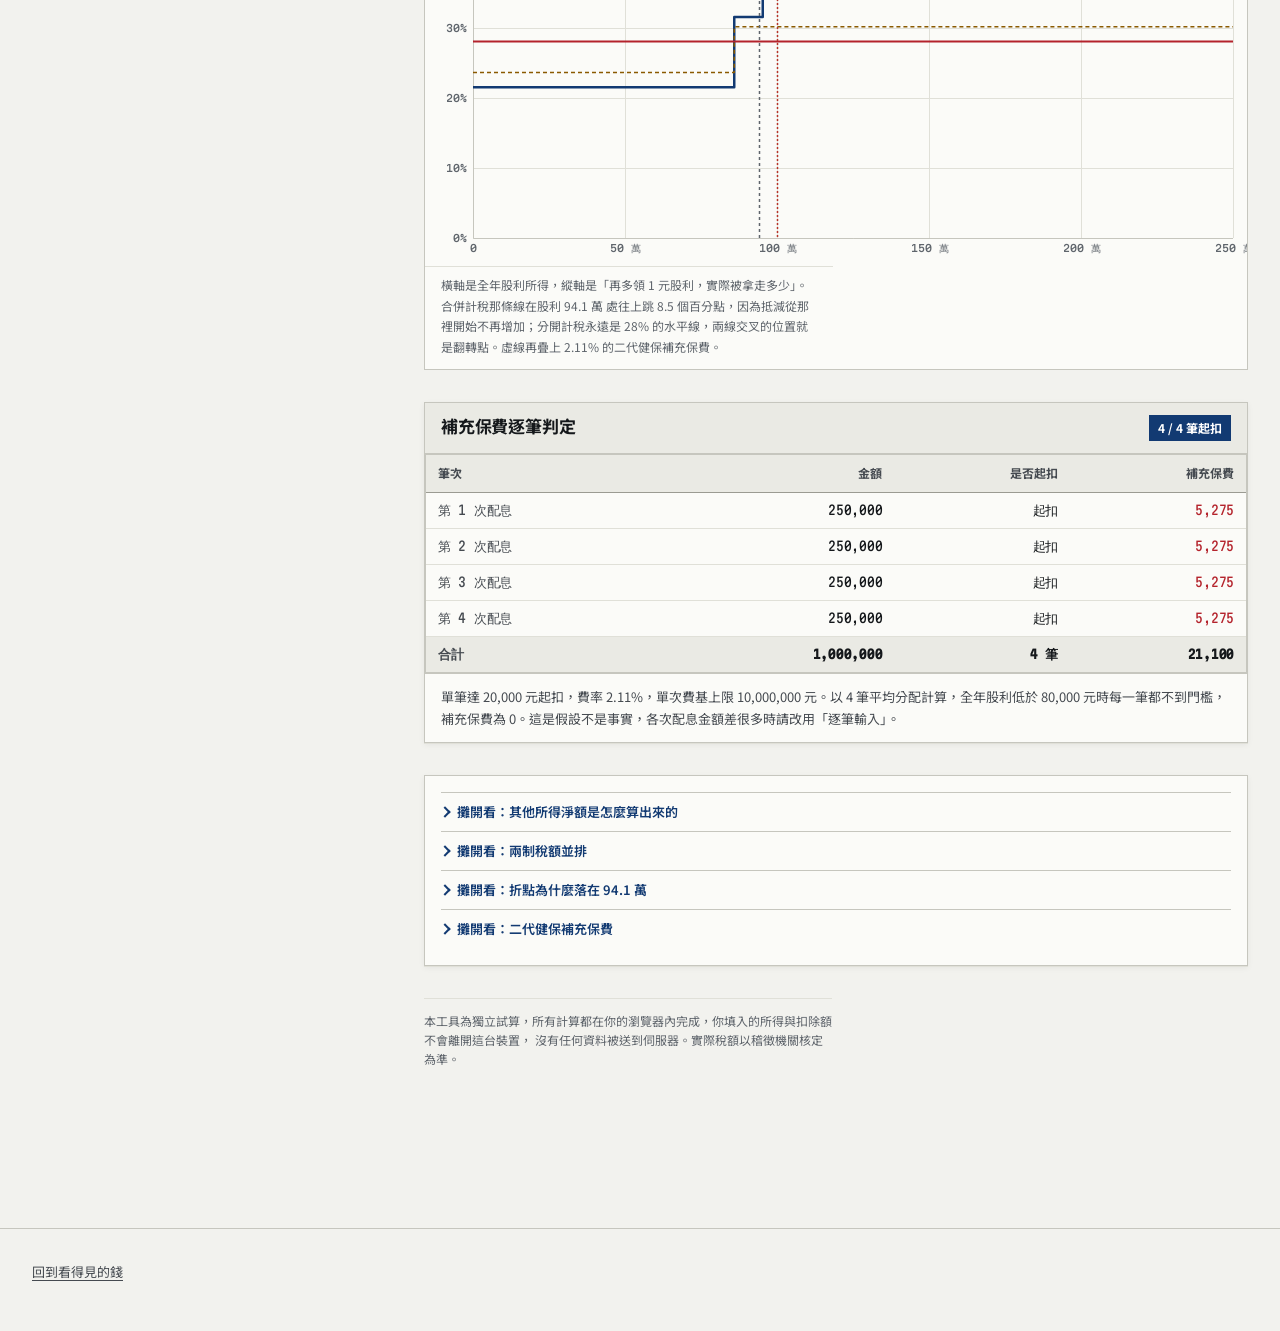
<file: apps/dividend-tax-map/index.html>
<!DOCTYPE html>
<html lang="zh-Hant-TW">
<head>
<meta charset="utf-8">
<meta name="viewport" content="width=device-width, initial-scale=1, viewport-fit=cover">
<title>股利課稅交叉點地圖｜看得見的錢</title>
<meta name="description" content="股利要勾合併計稅 8.5% 抵減，還是分開計稅 28%？不給你一個答案，給你一張二維地圖：看見自己站在哪一區、離翻轉點還有多少股利，以及 8.5% 抵減撞到 8 萬上限時那道折點。純前端計算，報稅資料不離開瀏覽器。">
<meta name="color-scheme" content="light dark">
<meta property="og:title" content="股利課稅交叉點地圖｜看得見的錢">
<meta property="og:description" content="合併計稅還是分開計稅？一張地圖告訴你離翻轉點多遠，以及 8 萬抵減上限在哪裡開始咬人。">
<meta property="og:type" content="website">
<link rel="icon" href="../../favicon.svg" type="image/svg+xml">
<link rel="preconnect" href="https://fonts.googleapis.com">
<link rel="preconnect" href="https://fonts.gstatic.com" crossorigin>
<link href="https://fonts.googleapis.com/css2?family=Martian+Mono:wdth,wght@75,400..700&family=Noto+Sans+TC:wght@400;500;700;900&display=swap" rel="stylesheet">
<link rel="stylesheet" href="../../assets/css/tokens.css">
<link rel="stylesheet" href="../../assets/css/base.css">
<link rel="stylesheet" href="../../assets/css/components.css">
<link rel="stylesheet" href="./app.css">
</head>
<body>
<!--
THESIS: 把每一個財務決策做成一張能逐行核對的複寫聯單據，拒絕本品類固定端出的兩盤菜：深色霓虹儀表板，以及米色圓角的理財小幫手。
OWN-WORLD: 台灣多聯式複寫單據。四種紙色（白／淡黃／淡粉／淡藍）承載四個並存情境；台灣制漲紅跌綠為語意色，印泥靛藍是唯一強調色；全站圓角 0；髮絲格線、騎縫虛線、底線式填寫格、硃砂印記；等寬數字全站對齊到同一條格線。
STORY: 使用者拖動股利與其他所得兩支滑桿，看著自己那一點在地圖上移動；越過分界線的瞬間底色翻面、結論被改寫、硃砂章重蓋一次。他讀到的不是「答案是合併」，而是「我離翻盤還有 37.8 萬股利，而且 94.1 萬那道折點就長在我旁邊」。最後攤開算式核對每一格數字的法條與代入值，再把這張單子傳給配偶或記帳士。
FIRST VIEWPORT: 單據抬頭（名稱＋適用年度與資料版本徽章）在最上；其下左欄是一疊填寫格與兩支主滑桿，右欄先是結論卡與硃砂章、四格讀數，接著是佔畫面主體的二維決策地圖——淡藍區「合併較省」、淡黃區「分開較省」，中間那條在 94.1 萬處明顯彎折的分界線，以及硃砂色的「你在這裡」與一條指向分界線的最短距離虛線。手機改單欄：地圖在上、填寫格在下。
FORM: 台灣金融複寫聯票據；為依共鳴排序的第 6 個方向；seed key bc85ad9e。
FINISH: unreviewed and undocumented is unfinished; this build ends with the finish review, the verdict, and DESIGN.md
-->
<a class="skip-link" href="#main">跳到主要內容</a>

<main id="main" class="wrap app-main">

  <section class="sheet sheet--raised app-head">
    <div class="sheet__head">
      <h1 class="sheet__title">股利課稅交叉點地圖</h1>
      <span class="datestamp" id="dataver">資料版本 -</span>
      <span class="topbar__spacer"></span>
      <span class="sheet-actions" id="sheetActions"></span>
    </div>
    <p class="app-lede">
      五月報稅那一格，股利要勾「合併計稅、按 8.5% 抵減」還是「分開計稅、28% 單一稅率」？
      這裡不只給你一個答案。拖動下面兩支滑桿，看你那一點在地圖上往哪一區走，
      以及每戶 8 萬的抵減上限，是怎麼在股利 94.1 萬那裡把整條分界線折彎的。
    </p>
    <p class="app-lede app-lede--warn">
      <b>本工具為獨立試算，正式稅額以稽徵機關核定為準。</b>
      財政部的綜合所得稅簡易試算服務明文排除有股利所得者適用，這也是本工具存在的理由。
      官方申報與試算請至 <a id="officialLink" href="https://tax.nat.gov.tw/" rel="noopener noreferrer" target="_blank">財政部電子申報繳稅服務網</a>。
    </p>
  </section>

  <div class="workbench">

    <!-- ============ 輸入：單據上要填的格子 ============ -->
    <form class="workbench__inputs sheet" id="inputs" autocomplete="off">
      <div class="sheet__head"><h2 class="sheet__title">填寫</h2></div>
      <div class="sheet__body">

        <fieldset class="fieldset">
          <legend class="field__label">申報年度</legend>
          <div class="segmented segmented--block" id="seg-year" role="group">
            <button type="button" class="segmented__opt" data-value="114" aria-pressed="false">114 年度</button>
            <button type="button" class="segmented__opt" data-value="115" aria-pressed="true">115 年度</button>
          </div>
          <p class="field__hint" id="yearHint">切換年度會同時換掉免稅額、扣除額、級距與累進差額，不是只換級距。</p>
        </fieldset>

        <div class="slider" id="s-dividend">
          <div class="slider__top">
            <span class="slider__label" id="l-dividend">全年股利所得</span>
            <span class="slider__value" aria-hidden="true">100<small>萬</small></span>
          </div>
          <div class="slider__track">
            <input type="range" min="0" max="3000000" step="10000" value="1000000" aria-labelledby="l-dividend">
          </div>
          <div class="slider__ticks"><span>0</span><span>100萬</span><span>200萬</span><span>300萬</span></div>
          <label class="slider__twin">
            <span class="sr-only">全年股利所得（元，數字輸入）</span>
            <input type="text" inputmode="numeric" value="1000000">
            <span class="field__unit">元</span>
          </label>
        </div>

        <div class="slider" id="s-salary">
          <div class="slider__top">
            <span class="slider__label" id="l-salary">薪資所得（本人）</span>
            <span class="slider__value" aria-hidden="true">480<small>萬</small></span>
          </div>
          <div class="slider__track">
            <input type="range" min="0" max="12000000" step="20000" value="4800000" aria-labelledby="l-salary">
          </div>
          <div class="slider__ticks"><span>0</span><span>300萬</span><span>600萬</span><span>900萬</span><span>1200萬</span></div>
          <label class="slider__twin">
            <span class="sr-only">薪資所得（本人）（元，數字輸入）</span>
            <input type="text" inputmode="numeric" value="4800000">
            <span class="field__unit">元</span>
          </label>
        </div>

        <div class="fieldgrid fieldgrid--2">
          <label class="field" id="f-interest">
            <span class="field__label">利息所得（存款）</span>
            <span class="field__control">
              <input type="text" inputmode="numeric" value="0">
              <span class="field__unit">元</span>
            </span>
            <span class="field__hint">用來算儲蓄投資特別扣除額</span>
            <span class="field__error"></span>
          </label>
          <label class="field" id="f-other">
            <span class="field__label">其他各類所得</span>
            <span class="field__control">
              <input type="text" inputmode="numeric" value="0">
              <span class="field__unit">元</span>
            </span>
            <span class="field__hint">租金、執行業務、稿費等</span>
            <span class="field__error"></span>
          </label>
        </div>

        <fieldset class="fieldset">
          <legend class="field__label">申報戶</legend>
          <label class="switch spouse-switch">
            <input type="checkbox" id="chk-spouse">
            <span class="switch__box"></span>
            <span>有配偶（標準扣除額加倍）</span>
          </label>

          <div id="spouseBox" hidden>
            <div class="slider" id="s-salary2">
              <div class="slider__top">
                <span class="slider__label" id="l-salary2">薪資所得（配偶）</span>
                <span class="slider__value" aria-hidden="true">0<small>萬</small></span>
              </div>
              <div class="slider__track">
                <input type="range" min="0" max="12000000" step="20000" value="0" aria-labelledby="l-salary2">
              </div>
              <label class="slider__twin">
                <span class="sr-only">薪資所得（配偶）（元，數字輸入）</span>
                <input type="text" inputmode="numeric" value="0">
                <span class="field__unit">元</span>
              </label>
            </div>

            <div class="field" id="f-attrib">
              <span class="field__label" id="l-attrib">利息與其他所得歸屬</span>
              <div class="segmented segmented--block" id="seg-attrib" role="group" aria-labelledby="l-attrib">
                <button type="button" class="segmented__opt" data-value="a" aria-pressed="true">本人</button>
                <button type="button" class="segmented__opt" data-value="half" aria-pressed="false">各半</button>
                <button type="button" class="segmented__opt" data-value="b" aria-pressed="false">配偶</button>
              </div>
              <span class="field__hint">只有「各類所得分開計稅」會用到這個歸屬</span>
            </div>

            <div class="field" id="f-couple">
              <span class="field__label" id="l-couple">夫妻計稅方式</span>
              <div class="segmented segmented--block segmented--wrap" id="seg-couple" role="group" aria-labelledby="l-couple">
                <button type="button" class="segmented__opt" data-value="auto" aria-pressed="true">自動選最省</button>
                <button type="button" class="segmented__opt" data-value="all" aria-pressed="false">全部合併</button>
                <button type="button" class="segmented__opt" data-value="salary" aria-pressed="false">薪資分開</button>
                <button type="button" class="segmented__opt" data-value="each" aria-pressed="false">各類所得分開</button>
              </div>
            </div>
          </div>

          <div class="fieldgrid fieldgrid--2">
            <label class="field" id="f-people">
              <span class="field__label">免稅額人數（未滿 70）</span>
              <span class="field__control">
                <input type="text" inputmode="numeric" value="1">
                <span class="field__unit">人</span>
              </span>
              <span class="field__hint">含本人、配偶、受扶養親屬</span>
              <span class="field__error"></span>
            </label>
            <label class="field" id="f-people70">
              <span class="field__label">年滿 70 歲人數</span>
              <span class="field__control">
                <input type="text" inputmode="numeric" value="0">
                <span class="field__unit">人</span>
              </span>
              <span class="field__hint">免稅額加成 1.5 倍</span>
              <span class="field__error"></span>
            </label>
          </div>

          <label class="field" id="f-disabled">
            <span class="field__label">身心障礙人數</span>
            <span class="field__control">
              <input type="text" inputmode="numeric" value="0">
              <span class="field__unit">人</span>
            </span>
            <span class="field__error"></span>
          </label>
        </fieldset>

        <fieldset class="fieldset">
          <legend class="field__label">扣除額</legend>
          <label class="switch">
            <input type="checkbox" id="chk-itemized">
            <span class="switch__box"></span>
            <span>改用列舉扣除額</span>
          </label>
          <p class="field__hint fieldset__hint" id="itemHint">
            沒勾就用標準扣除額。勾了之後兩者取大者，因為實際申報一定是取大的那一個。
          </p>

          <div id="itemBox" hidden>
            <label class="field" id="f-mortgage">
              <span class="field__label">自用住宅購屋借款利息</span>
              <span class="field__control">
                <input type="text" inputmode="numeric" value="0">
                <span class="field__unit">元</span>
              </span>
              <span class="field__hint" id="mortgageHint">
                須先減除儲蓄投資特別扣除額，餘額才可列舉，且上限 30 萬元
              </span>
              <span class="field__error"></span>
            </label>
            <div class="fieldgrid fieldgrid--2">
              <label class="field" id="f-insurance">
                <span class="field__label">保險費</span>
                <span class="field__control">
                  <input type="text" inputmode="numeric" value="0">
                  <span class="field__unit">元</span>
                </span>
                <span class="field__error"></span>
              </label>
              <label class="field" id="f-medical">
                <span class="field__label">醫藥及生育費</span>
                <span class="field__control">
                  <input type="text" inputmode="numeric" value="0">
                  <span class="field__unit">元</span>
                </span>
                <span class="field__error"></span>
              </label>
            </div>
            <label class="field" id="f-donation">
              <span class="field__label">捐贈</span>
              <span class="field__control">
                <input type="text" inputmode="numeric" value="0">
                <span class="field__unit">元</span>
              </span>
              <span class="field__hint">請自行填入已通過限額檢查後的可扣除金額</span>
              <span class="field__error"></span>
            </label>
          </div>

          <div class="fieldgrid fieldgrid--2">
            <label class="field" id="f-ltc">
              <span class="field__label">符合長照條件人數</span>
              <span class="field__control">
                <input type="text" inputmode="numeric" value="0">
                <span class="field__unit">人</span>
              </span>
              <span class="field__hint" id="ltcHint">每人 18 萬元</span>
              <span class="field__error"></span>
            </label>
            <label class="field" id="f-rent">
              <span class="field__label">全年支付房屋租金</span>
              <span class="field__control">
                <input type="text" inputmode="numeric" value="0">
                <span class="field__unit">元</span>
              </span>
              <span class="field__hint" id="rentHint">每戶上限 18 萬元</span>
              <span class="field__error"></span>
            </label>
          </div>
          <p class="field__hint fieldset__hint" id="forfeitHint">
            這兩項是<b>現行僅存的兩項排富特別扣除額</b>：選 28% 分開計稅就整個喪失（所得稅法第 17 條第 3 項）。
            右邊地圖已經把這件事算進去了；不算的話會系統性高估 28% 制的優勢。
          </p>
          <div class="note note--warn" id="forfeitWarn" hidden></div>

          <label class="field" id="f-otherspecial">
            <span class="field__label">其他特別扣除額</span>
            <span class="field__control">
              <input type="text" inputmode="numeric" value="0">
              <span class="field__unit">元</span>
            </span>
            <span class="field__hint">
              幼兒學前、教育學費等<b>不受排富</b>的特別扣除額（幼兒學前自 113 年度起已取消排富）。
              金額請自行填入，兩制都會照樣減除。
            </span>
            <span class="field__error"></span>
          </label>
        </fieldset>

        <fieldset class="fieldset">
          <legend class="field__label">二代健保補充保費</legend>
          <p class="field__hint fieldset__hint">
            補充保費是<b>逐筆</b>判定的，只知道全年總額其實答不出來。請告訴這張單子你的配息是怎麼進來的。
          </p>
          <div class="segmented segmented--block segmented--wrap" id="seg-payout" role="group">
            <button type="button" class="segmented__opt" data-value="12" aria-pressed="false">月配 12 筆</button>
            <button type="button" class="segmented__opt" data-value="4" aria-pressed="true">季配 4 筆</button>
            <button type="button" class="segmented__opt" data-value="2" aria-pressed="false">半年 2 筆</button>
            <button type="button" class="segmented__opt" data-value="1" aria-pressed="false">年配 1 筆</button>
            <button type="button" class="segmented__opt" data-value="rows" aria-pressed="false">逐筆輸入</button>
            <button type="button" class="segmented__opt" data-value="unknown" aria-pressed="false">我不確定</button>
          </div>
          <p class="field__hint" id="payoutHint"></p>

          <div id="rowsBox" hidden>
            <div id="payoutRows" class="rows"></div>
            <button type="button" class="btn btn--ghost btn--sm" id="addPayout">新增一筆配息</button>
          </div>

          <label class="switch sandbox-switch">
            <input type="checkbox" id="chk-sandbox">
            <span class="switch__box"></span>
            <span>打開「年度累計制」沙盒（尚未上路）</span>
          </label>
        </fieldset>

        <div class="btnrow">
          <button type="button" class="btn btn--quiet btn--sm" id="resetBtn">全部清空重填</button>
        </div>
      </div>
    </form>

    <!-- ============ 輸出 ============ -->
    <div class="workbench__out stack-lg">

      <section class="sheet" aria-labelledby="verdict-h">
        <div class="sheet__body">
          <div class="verdict" id="verdict">
            <span class="verdict__stamp" id="verdictStamp" hidden></span>
            <h2 class="verdict__lead" id="verdict-h">正在計算…</h2>
            <p class="verdict__body" id="verdictBody">左邊的格子填好，這裡就會告訴你該勾哪一個，以及你離翻盤還有多遠。</p>
          </div>
          <div class="readout-row" id="readouts">
            <div class="readout"><span class="readout__label">合併計稅應納</span><span class="readout__value" data-live id="r-combined">-</span></div>
            <div class="readout"><span class="readout__label">分開計稅應納</span><span class="readout__value" data-live id="r-separate">-</span></div>
            <div class="readout"><span class="readout__label">選對可省</span><span class="readout__value" data-live id="r-save">-</span><span class="readout__delta" data-dir="down" id="r-saveNote"></span></div>
            <div class="readout"><span class="readout__label">離翻轉點（股利）</span><span class="readout__value" data-live id="r-gap">-</span><span class="readout__delta" data-dir="flat" id="r-gapNote"></span></div>
          </div>
          <div class="readout-row" id="readouts2">
            <div class="readout"><span class="readout__label">二代健保補充保費</span><span class="readout__value" data-live id="r-nhi">-</span><span class="readout__delta" data-dir="flat" id="r-nhiNote"></span></div>
            <div class="readout"><span class="readout__label">股利實拿</span><span class="readout__value" data-live id="r-take">-</span></div>
            <div class="readout"><span class="readout__label">股利實質稅負率</span><span class="readout__value" data-live id="r-eff">-</span><span class="readout__delta" data-dir="flat" id="r-effNote">含補充保費</span></div>
          </div>
        </div>
      </section>

      <!-- ============ 招牌視覺：二維決策地圖 ============ -->
      <section class="plot" id="mapCard">
        <div class="plot__head">
          <h2 class="plot__title">哪一區比較省：一張地圖，不是一個數字</h2>
          <div class="legend" id="mapLegend"></div>
        </div>
        <canvas class="plot__canvas" id="map" role="img" aria-labelledby="mapDesc"></canvas>
        <div class="state" id="mapEmpty" hidden>
          <h3 class="state__title">股利是 0，這張地圖退化了</h3>
          <p class="state__body" id="mapEmptyBody">
            沒有股利就沒有兩制可選，地圖上只剩一個點。下面直接給你一般綜合所得稅的結果。
          </p>
        </div>
        <p class="plot__foot" id="mapDesc">
          橫軸是全年股利所得，縱軸是其他所得淨額。淡藍區合併計稅較省，淡黃區分開計稅較省。
        </p>
      </section>

      <section class="plot" id="marginCard">
        <div class="plot__head">
          <h2 class="plot__title">再多領 1 萬股利，實際會被拿走多少</h2>
          <div class="legend" id="marginLegend"></div>
        </div>
        <canvas class="plot__canvas" id="margin" role="img" aria-labelledby="marginDesc"></canvas>
        <p class="plot__foot" id="marginDesc">
          橫軸是全年股利所得，縱軸是邊際實質稅負率。
        </p>
      </section>

      <section class="sheet" id="coupleCard" hidden>
        <div class="sheet__head"><h2 class="sheet__title">夫妻三種計稅方式，各跑一次的排序</h2></div>
        <div class="ledger-wrap">
          <table class="ledger">
            <thead><tr>
              <th scope="col">計稅方式</th><th scope="col">股利合併</th><th scope="col">股利分開</th><th scope="col">取低</th>
            </tr></thead>
            <tbody id="coupleBody"></tbody>
          </table>
        </div>
        <div class="sheet__foot" id="coupleFoot"></div>
      </section>

      <section class="sheet" id="nhiCard">
        <div class="sheet__head">
          <h2 class="sheet__title">補充保費逐筆判定</h2>
          <span class="topbar__spacer"></span>
          <span class="chip" id="nhiChip">-</span>
        </div>
        <div id="nhiRefuse" class="state state--refuse" hidden>
          <h3 class="state__title">這個問題現在回答不了</h3>
          <p class="state__body">
            二代健保補充保費是按「單次給付」判定的：單筆達 2 萬元才起扣，未達就完全不扣。
            只知道全年股利總額，無法推出有幾筆、每筆多少，所以這裡不畫一個看起來很像答案的數字。
            請在左邊選擇配息頻率，或逐筆填入金額。
          </p>
        </div>
        <div class="ledger-wrap" id="nhiWrap">
          <table class="ledger">
            <thead><tr>
              <th scope="col">筆次</th><th scope="col">金額</th><th scope="col">是否起扣</th><th scope="col">補充保費</th>
            </tr></thead>
            <tbody id="nhiBody"></tbody>
            <tfoot><tr id="nhiFootRow"></tr></tfoot>
          </table>
        </div>
        <div class="sheet__foot" id="nhiFoot"></div>
      </section>

      <section class="sheet sandbox" id="sandboxCard" hidden>
        <div class="sheet__head">
          <h2 class="sheet__title">沙盒：年度累計制（尚未上路）</h2>
          <span class="topbar__spacer"></span>
          <span class="chip chip--sandbox">假設情境</span>
        </div>
        <div class="sheet__body" id="sandboxBody"></div>
      </section>

      <section class="sheet">
        <div class="sheet__body" id="formulaHost"></div>
      </section>

      <p class="disclaimer" id="disclaimer">
        本工具為獨立試算，所有計算都在你的瀏覽器內完成，你填入的所得與扣除額不會離開這台裝置，
        沒有任何資料被送到伺服器。實際稅額以稽徵機關核定為準。
      </p>
    </div>
  </div>
</main>

<footer class="footer">
  <div class="wrap">
    <p><a href="../../index.html">回到看得見的錢</a></p>
  </div>
</footer>

<script src="../../assets/js/vendor/gsap.min.js"></script>
<script src="../../assets/js/vendor/CustomEase.min.js"></script>
<script src="../../assets/js/vendor/ScrollTrigger.min.js"></script>
<script type="module" src="./app.js"></script>
</body>
</html>
</file>
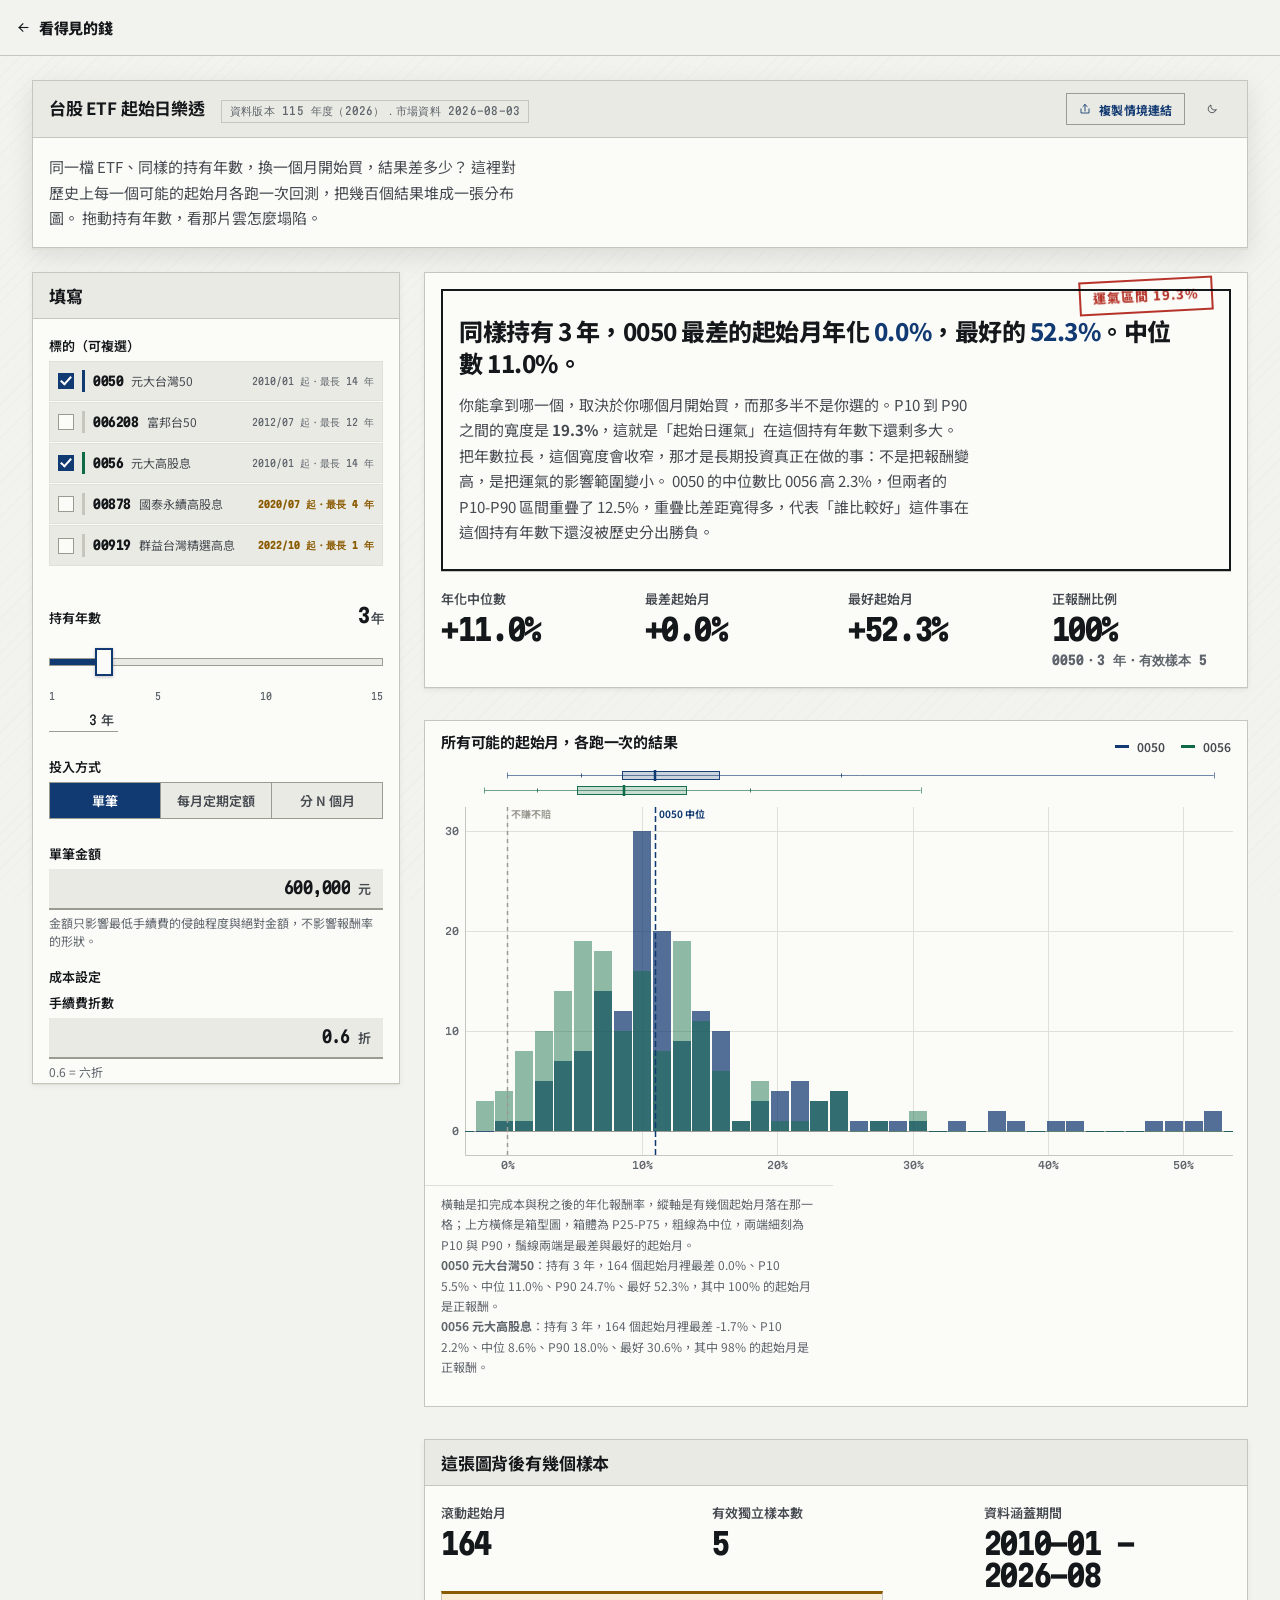
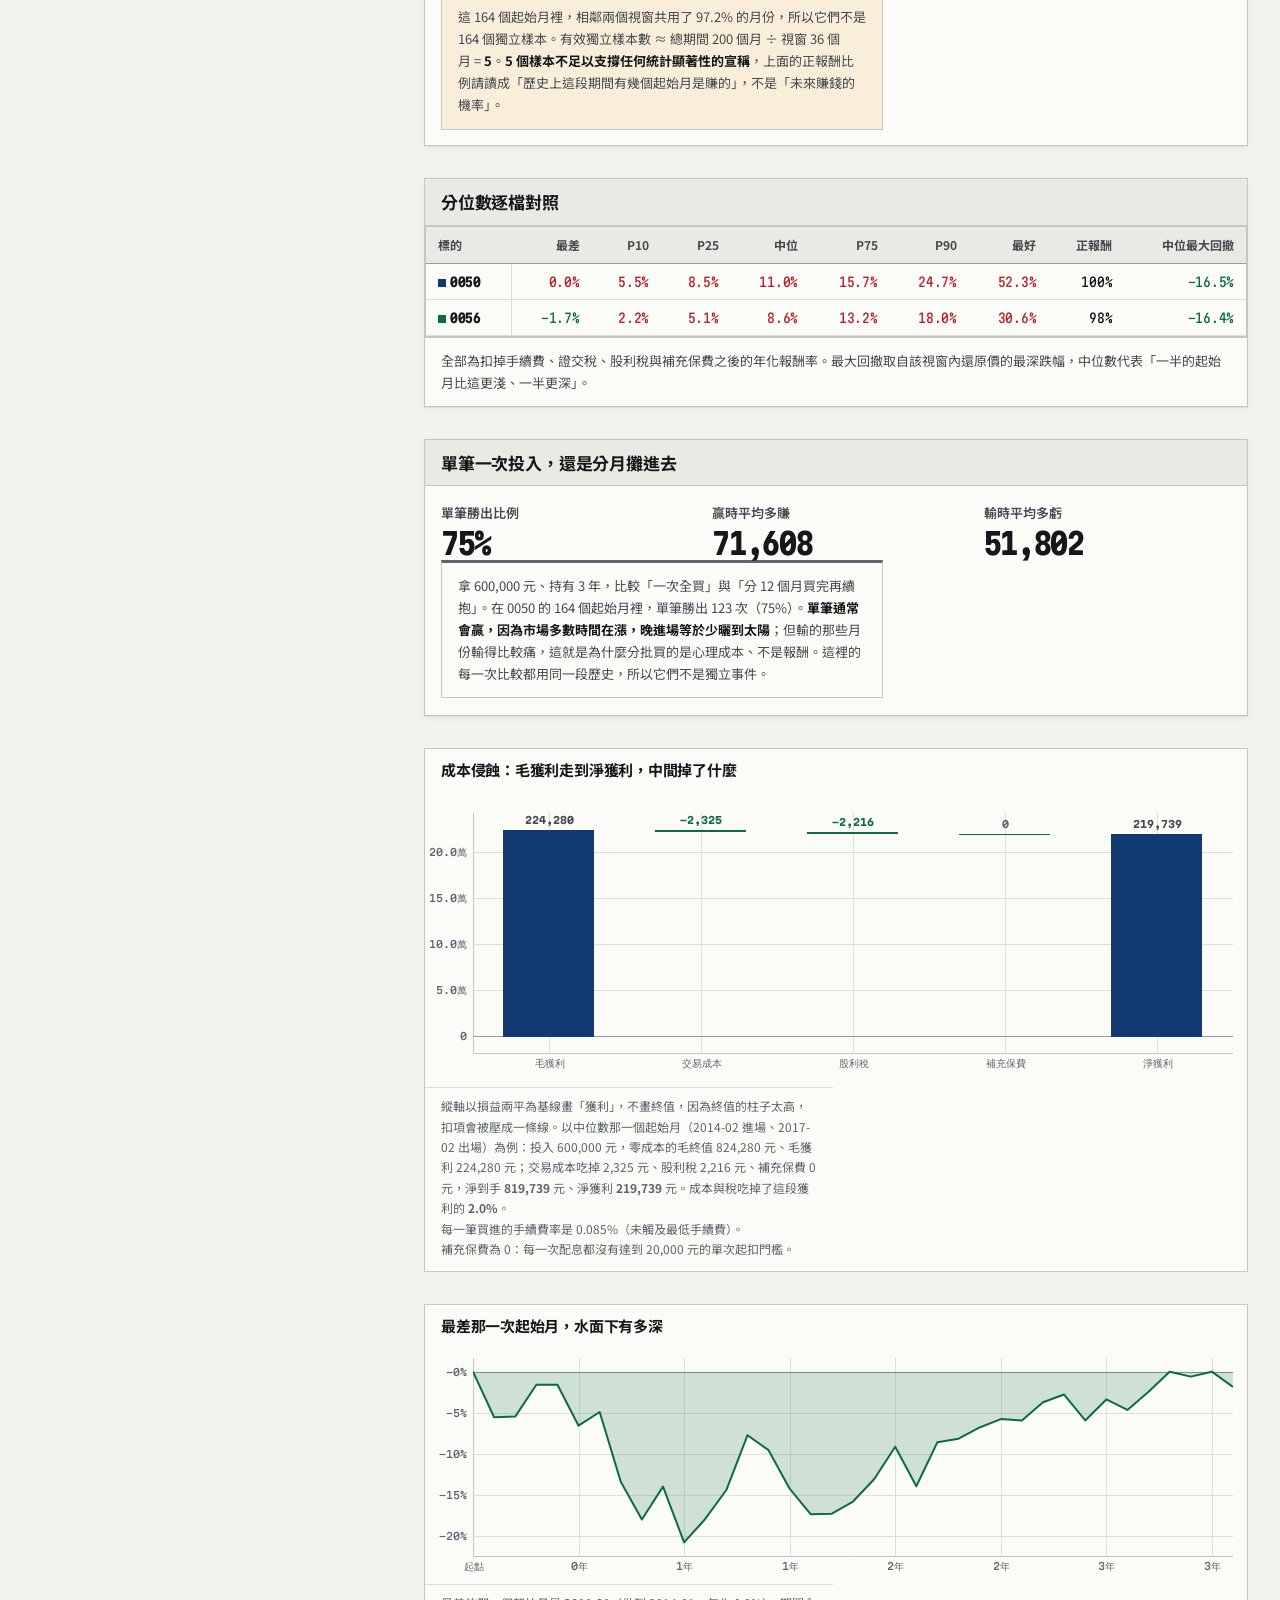
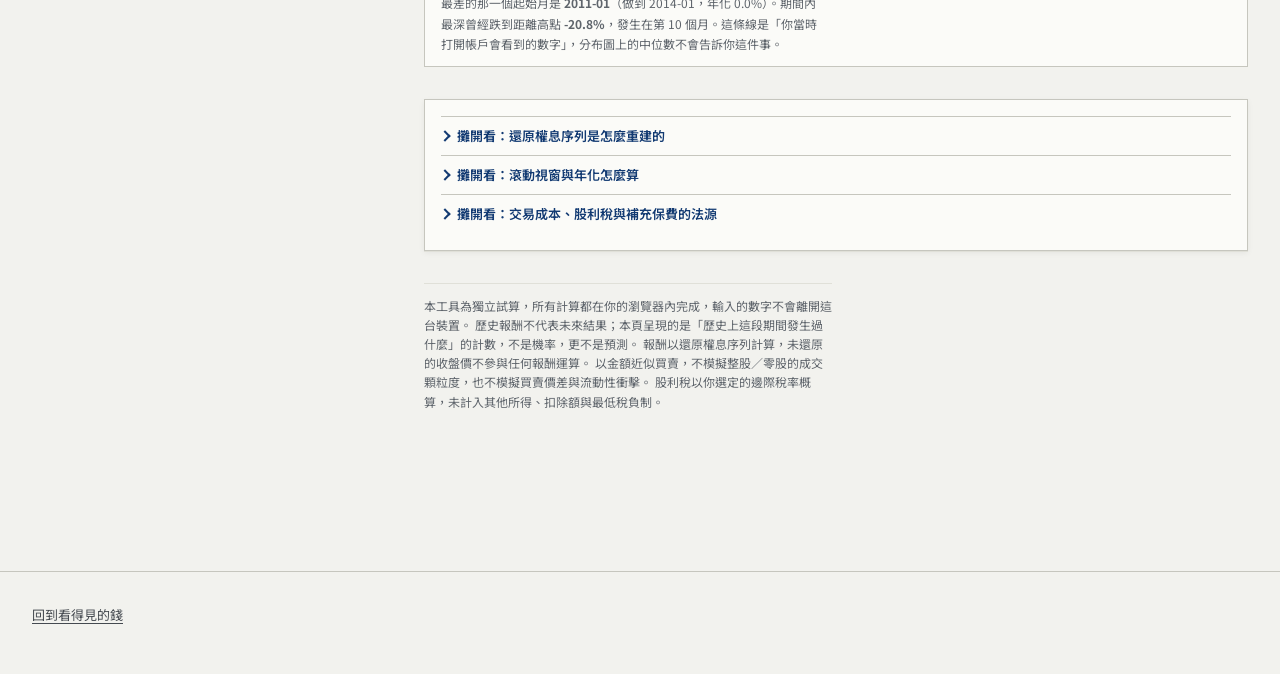
<file: apps/etf-lottery/index.html>
<!DOCTYPE html>
<html lang="zh-Hant-TW">
<head>
<meta charset="utf-8">
<meta name="viewport" content="width=device-width, initial-scale=1, viewport-fit=cover">
<title>台股 ETF 起始日樂透｜看得見的錢</title>
<meta name="description" content="不給你一個幸運的報酬率，給你所有可能起始月的分布。0050、006208、0056、00878、00919 逐月滾動回測，直方圖＋箱型圖同屏比高低與寬窄，扣掉手續費、證交稅、股利稅與補充保費後真正剩下什麼。樣本不足時直接拒答。純前端計算。">
<meta name="color-scheme" content="light dark">
<meta property="og:title" content="台股 ETF 起始日樂透｜看得見的錢">
<meta property="og:description" content="不給你一個幸運的報酬率，給你所有可能起始日的分布，因為你的績效有一大半只是運氣。">
<meta property="og:type" content="website">
<link rel="icon" href="../../favicon.svg" type="image/svg+xml">
<link rel="preconnect" href="https://fonts.googleapis.com">
<link rel="preconnect" href="https://fonts.gstatic.com" crossorigin>
<link href="https://fonts.googleapis.com/css2?family=Martian+Mono:wdth,wght@75,400..700&family=Noto+Sans+TC:wght@400;500;700;900&display=swap" rel="stylesheet">
<link rel="stylesheet" href="../../assets/css/tokens.css">
<link rel="stylesheet" href="../../assets/css/base.css">
<link rel="stylesheet" href="../../assets/css/components.css">
<link rel="stylesheet" href="./app.css">
</head>
<body>
<!--
THESIS: 把每一個財務決策做成一張能逐行核對的複寫聯單據，拒絕本品類固定端出的兩盤菜：深色霓虹儀表板，以及米色圓角的理財小幫手。
OWN-WORLD: 台灣多聯式複寫單據。四種紙色（白／淡黃／淡粉／淡藍）承載四個並存情境；台灣制漲紅跌綠為語意色，印泥靛藍是唯一強調色；全站圓角 0；髮絲格線、騎縫虛線、底線式填寫格、硃砂印記；等寬數字全站對齊到同一條格線。
STORY: 使用者拖動持有年數滑桿，親眼看見報酬分布從一片攤平的寬雲塌陷成一座右移的丘陵，於是知道「長期投資」四個字說的不是報酬變高、是運氣的影響範圍變窄；接著攤開成本瀑布看手續費、證交稅、股利稅、補充保費各吃掉多少；資料不夠時單據直接蓋上「資料不足」的空章，不畫假分布。
FIRST VIEWPORT: 單據抬頭（名稱＋市場資料建置日與法規版本徽章）在最上；左欄是標的多選、持有年數主滑桿與成本設定，右欄第一眼就是報酬分布直方圖＋箱型圖——預設 0050 與 0056 疊在一起、持有 3 年，載入即是一片寬得嚇人的雲，中位、P10、P90 各有標線；結論與有效獨立樣本數以硃砂章落在單據右上。手機改單欄：分布圖在上、填寫格在下。
FORM: 台灣金融複寫聯票據；為依共鳴排序的第 6 個方向；seed key bc85ad9e。
FINISH: unreviewed and undocumented is unfinished; this build ends with the finish review, the verdict, and DESIGN.md
-->
<a class="skip-link" href="#main">跳到主要內容</a>

<main id="main" class="wrap app-main">

  <section class="sheet sheet--raised app-head">
    <div class="sheet__head">
      <h1 class="sheet__title">台股 ETF 起始日樂透</h1>
      <span class="datestamp" id="dataver">資料版本 -</span>
      <span class="topbar__spacer"></span>
      <span class="sheet-actions" id="sheetActions"></span>
    </div>
    <p class="app-lede">
      同一檔 ETF、同樣的持有年數，換一個月開始買，結果差多少？
      這裡對歷史上每一個可能的起始月各跑一次回測，把幾百個結果堆成一張分布圖。
      拖動持有年數，看那片雲怎麼塌陷。
    </p>
  </section>

  <div class="workbench">

    <!-- ============ 輸入：單據上要填的格子 ============ -->
    <form class="workbench__inputs sheet" id="inputs" autocomplete="off">
      <div class="sheet__head"><h2 class="sheet__title">填寫</h2></div>
      <div class="sheet__body">

        <fieldset class="fieldset">
          <legend class="field__label">標的（可複選）</legend>
          <div id="tickerList" class="tickers"></div>
          <p class="field__error rows__error" id="tickerError"></p>
        </fieldset>

        <div class="slider" id="s-years">
          <div class="slider__top">
            <span class="slider__label" id="l-years">持有年數</span>
            <span class="slider__value" aria-hidden="true">3<small>年</small></span>
          </div>
          <div class="slider__track">
            <input type="range" min="1" max="15" step="1" value="3" aria-labelledby="l-years">
          </div>
          <div class="slider__ticks"><span>1</span><span>5</span><span>10</span><span>15</span></div>
          <label class="slider__twin">
            <span class="sr-only">持有年數（年，數字輸入）</span>
            <input type="text" inputmode="numeric" value="3">
            <span class="field__unit">年</span>
          </label>
        </div>

        <fieldset class="fieldset">
          <legend class="field__label">投入方式</legend>
          <div class="segmented segmented--block" id="seg-mode" role="group">
            <button type="button" class="segmented__opt" data-value="lump" aria-pressed="true">單筆</button>
            <button type="button" class="segmented__opt" data-value="dca" aria-pressed="false">每月定期定額</button>
            <button type="button" class="segmented__opt" data-value="split" aria-pressed="false">分 N 個月</button>
          </div>
        </fieldset>

        <label class="field" id="f-amount">
          <span class="field__label" id="l-amount">單筆金額</span>
          <span class="field__control">
            <input type="text" inputmode="numeric" value="600,000" aria-describedby="h-amount">
            <span class="field__unit">元</span>
          </span>
          <span class="field__hint" id="h-amount">金額只影響最低手續費的侵蝕程度與絕對金額，不影響報酬率的形狀。</span>
          <span class="field__error"></span>
        </label>

        <label class="field" id="f-split" hidden>
          <span class="field__label">分幾個月投完</span>
          <span class="field__control">
            <input type="text" inputmode="numeric" value="12">
            <span class="field__unit">個月</span>
          </span>
          <span class="field__hint">總金額不變，攤成 N 筆逐月買，買完續抱到期滿。</span>
          <span class="field__error"></span>
        </label>

        <fieldset class="fieldset">
          <legend class="field__label">成本設定</legend>
          <div class="fieldgrid fieldgrid--2">
            <label class="field" id="f-disc">
              <span class="field__label">手續費折數</span>
              <span class="field__control">
                <input type="text" inputmode="decimal" value="0.6">
                <span class="field__unit">折</span>
              </span>
              <span class="field__hint">0.6 = 六折</span>
              <span class="field__error"></span>
            </label>
            <label class="field" id="f-minfee">
              <span class="field__label">單筆最低手續費</span>
              <span class="field__control">
                <input type="text" inputmode="numeric" value="20">
                <span class="field__unit">元</span>
              </span>
              <span class="field__hint">實務慣例，非法規</span>
              <span class="field__error"></span>
            </label>
          </div>
        </fieldset>

        <fieldset class="fieldset">
          <legend class="field__label">配息處理</legend>
          <div class="segmented segmented--block" id="seg-div" role="group">
            <button type="button" class="segmented__opt" data-value="reinvest" aria-pressed="true">再投入</button>
            <button type="button" class="segmented__opt" data-value="cash" aria-pressed="false">領現金</button>
          </div>
        </fieldset>

        <label class="field" id="f-taxmode">
          <span class="field__label">股利課稅方式</span>
          <span class="field__control">
            <select aria-describedby="h-taxmode">
              <option value="none">不計股利稅（在免稅門檻內）</option>
              <option value="combined" selected>合併計稅（8.5% 可抵減）</option>
              <option value="separate">分開計稅（單一稅率 28%）</option>
            </select>
          </span>
          <span class="field__hint" id="h-taxmode">兩制須就整戶全部股利擇一，不能部分合併部分分開。</span>
        </label>

        <label class="field" id="f-rate">
          <span class="field__label">綜所稅邊際稅率</span>
          <span class="field__control">
            <select>
              <option value="0.05">5%</option>
              <option value="0.12" selected>12%</option>
              <option value="0.2">20%</option>
              <option value="0.3">30%</option>
              <option value="0.4">40%</option>
            </select>
          </span>
          <span class="field__hint">只在「合併計稅」時會用到。</span>
        </label>

        <label class="switch nhi-switch">
          <input type="checkbox" id="chk-nhi" checked>
          <span class="switch__box"></span>
          <span>計入二代健保補充保費</span>
        </label>
        <p class="field__hint">單筆配息達 20,000 元才起扣，費率 2.11%。小額投資人多半一毛都扣不到，這一格會告訴你答案。</p>

        <div class="btnrow">
          <button type="button" class="btn btn--quiet btn--sm" id="resetBtn">全部清空重填</button>
        </div>
      </div>
    </form>

    <!-- ============ 輸出 ============ -->
    <div class="workbench__out stack-lg">

      <section class="sheet" aria-labelledby="verdict-h">
        <div class="sheet__body">
          <div class="verdict" id="verdict">
            <span class="verdict__stamp" id="verdictStamp" hidden></span>
            <h2 class="verdict__lead" id="verdict-h">正在讀取市場資料</h2>
            <p class="verdict__body" id="verdictBody">還原權息序列在瀏覽器裡重建中，資料不會離開這台裝置。</p>
          </div>
          <div class="readout-row" id="readouts">
            <div class="readout"><span class="readout__label">年化中位數</span><span class="readout__value" data-live id="r-median">-</span></div>
            <div class="readout"><span class="readout__label">最差起始月</span><span class="readout__value" data-live id="r-worst">-</span></div>
            <div class="readout"><span class="readout__label">最好起始月</span><span class="readout__value" data-live id="r-best">-</span></div>
            <div class="readout"><span class="readout__label">正報酬比例</span><span class="readout__value" data-live id="r-win">-</span><span class="readout__delta" data-dir="flat" id="r-winnote"></span></div>
          </div>
        </div>
      </section>

      <!-- ---- 招牌視覺 ---- -->
      <section class="plot" id="distCard">
        <div class="plot__head">
          <h2 class="plot__title">所有可能的起始月，各跑一次的結果</h2>
          <div class="legend" id="legend"></div>
        </div>
        <div class="plot__stack">
          <canvas class="plot__canvas" id="chartDist" role="img" aria-labelledby="distDesc"></canvas>
        </div>
        <p class="plot__foot" id="distDesc">
          橫軸是扣完成本與稅之後的年化報酬率，縱軸是有幾個起始月落在那一格。
          下方的箱型圖由左至右是最差、P10、P25、中位、P75、P90、最好。
        </p>
      </section>

      <div class="state state--refuse" id="refuse" hidden>
        <h3 class="state__title" id="refuseTitle">資料不足以回答這個問題</h3>
        <p class="state__body" id="refuseBody"></p>
        <button type="button" class="btn btn--ghost btn--sm" id="refuseFix">改成可回答的最長視窗</button>
      </div>

      <section class="sheet" id="sampleCard">
        <div class="sheet__head">
          <h2 class="sheet__title">這張圖背後有幾個樣本</h2>
        </div>
        <div class="sheet__body">
          <div class="readout-row readout-row--tight" id="sampleRow">
            <div class="readout"><span class="readout__label">滾動起始月</span><span class="readout__value" data-live id="r-n">-</span></div>
            <div class="readout"><span class="readout__label">有效獨立樣本數</span><span class="readout__value" data-live id="r-neff">-</span></div>
            <div class="readout"><span class="readout__label">資料涵蓋期間</span><span class="readout__value" data-live id="r-span">-</span></div>
          </div>
          <p class="note note--warn" id="sampleNote">
            滾動所有起始月會產生高度重疊的視窗，相鄰兩個樣本共用絕大部分的月份。
            有效獨立樣本數 ≈ 總期間 ÷ 視窗長度，通常只有個位數。
            <b>因此上面的勝率不是統計顯著的結論，它只是「歷史上這段期間發生過什麼」的計數。</b>
          </p>
        </div>
      </section>

      <section class="sheet" id="tableCard">
        <div class="sheet__head">
          <h2 class="sheet__title">分位數逐檔對照</h2>
        </div>
        <div class="ledger-wrap">
          <table class="ledger">
            <thead><tr>
              <th scope="col">標的</th><th scope="col">最差</th><th scope="col">P10</th>
              <th scope="col">P25</th><th scope="col">中位</th><th scope="col">P75</th>
              <th scope="col">P90</th><th scope="col">最好</th>
              <th scope="col">正報酬</th><th scope="col">中位最大回撤</th>
            </tr></thead>
            <tbody id="qBody"></tbody>
          </table>
        </div>
        <div class="sheet__foot" id="tableFoot"></div>
      </section>

      <section class="sheet" id="lumpCard">
        <div class="sheet__head">
          <h2 class="sheet__title">單筆一次投入，還是分月攤進去</h2>
        </div>
        <div class="sheet__body">
          <div class="readout-row readout-row--tight">
            <div class="readout"><span class="readout__label">單筆勝出比例</span><span class="readout__value" data-live id="r-lwin">-</span></div>
            <div class="readout"><span class="readout__label">贏時平均多賺</span><span class="readout__value" data-live id="r-lwinamt">-</span></div>
            <div class="readout"><span class="readout__label">輸時平均多虧</span><span class="readout__value" data-live id="r-llossamt">-</span></div>
          </div>
          <p class="note" id="lumpNote"></p>
        </div>
      </section>

      <section class="plot" id="costCard">
        <div class="plot__head">
          <h2 class="plot__title">成本侵蝕：毛獲利走到淨獲利，中間掉了什麼</h2>
        </div>
        <canvas class="plot__canvas" id="chartCost" role="img" aria-labelledby="costDesc"></canvas>
        <p class="plot__foot" id="costDesc">以中位數那一個起始月為例。</p>
      </section>

      <section class="plot" id="ddCard">
        <div class="plot__head">
          <h2 class="plot__title">最差那一次起始月，水面下有多深</h2>
        </div>
        <canvas class="plot__canvas" id="chartDD" role="img" aria-labelledby="ddDesc"></canvas>
        <p class="plot__foot" id="ddDesc">縱軸是距離期間內最高點的跌幅。</p>
      </section>

      <section class="sheet">
        <div class="sheet__body" id="formulaHost"></div>
      </section>

      <p class="disclaimer" id="disclaimer">
        本工具為獨立試算，所有計算都在你的瀏覽器內完成，輸入的數字不會離開這台裝置。
        歷史報酬不代表未來結果；本頁呈現的是「歷史上這段期間發生過什麼」的計數，不是機率，更不是預測。
        報酬以還原權息序列計算，未還原的收盤價不參與任何報酬運算。
        以金額近似買賣，不模擬整股／零股的成交顆粒度，也不模擬買賣價差與流動性衝擊。
        股利稅以你選定的邊際稅率概算，未計入其他所得、扣除額與最低稅負制。
      </p>
    </div>
  </div>
</main>

<footer class="footer">
  <div class="wrap">
    <p><a href="../../index.html">回到看得見的錢</a></p>
  </div>
</footer>

<script src="../../assets/js/vendor/gsap.min.js"></script>
<script src="../../assets/js/vendor/CustomEase.min.js"></script>
<script src="../../assets/js/vendor/ScrollTrigger.min.js"></script>
<script type="module" src="./app.js"></script>
</body>
</html>
</file>
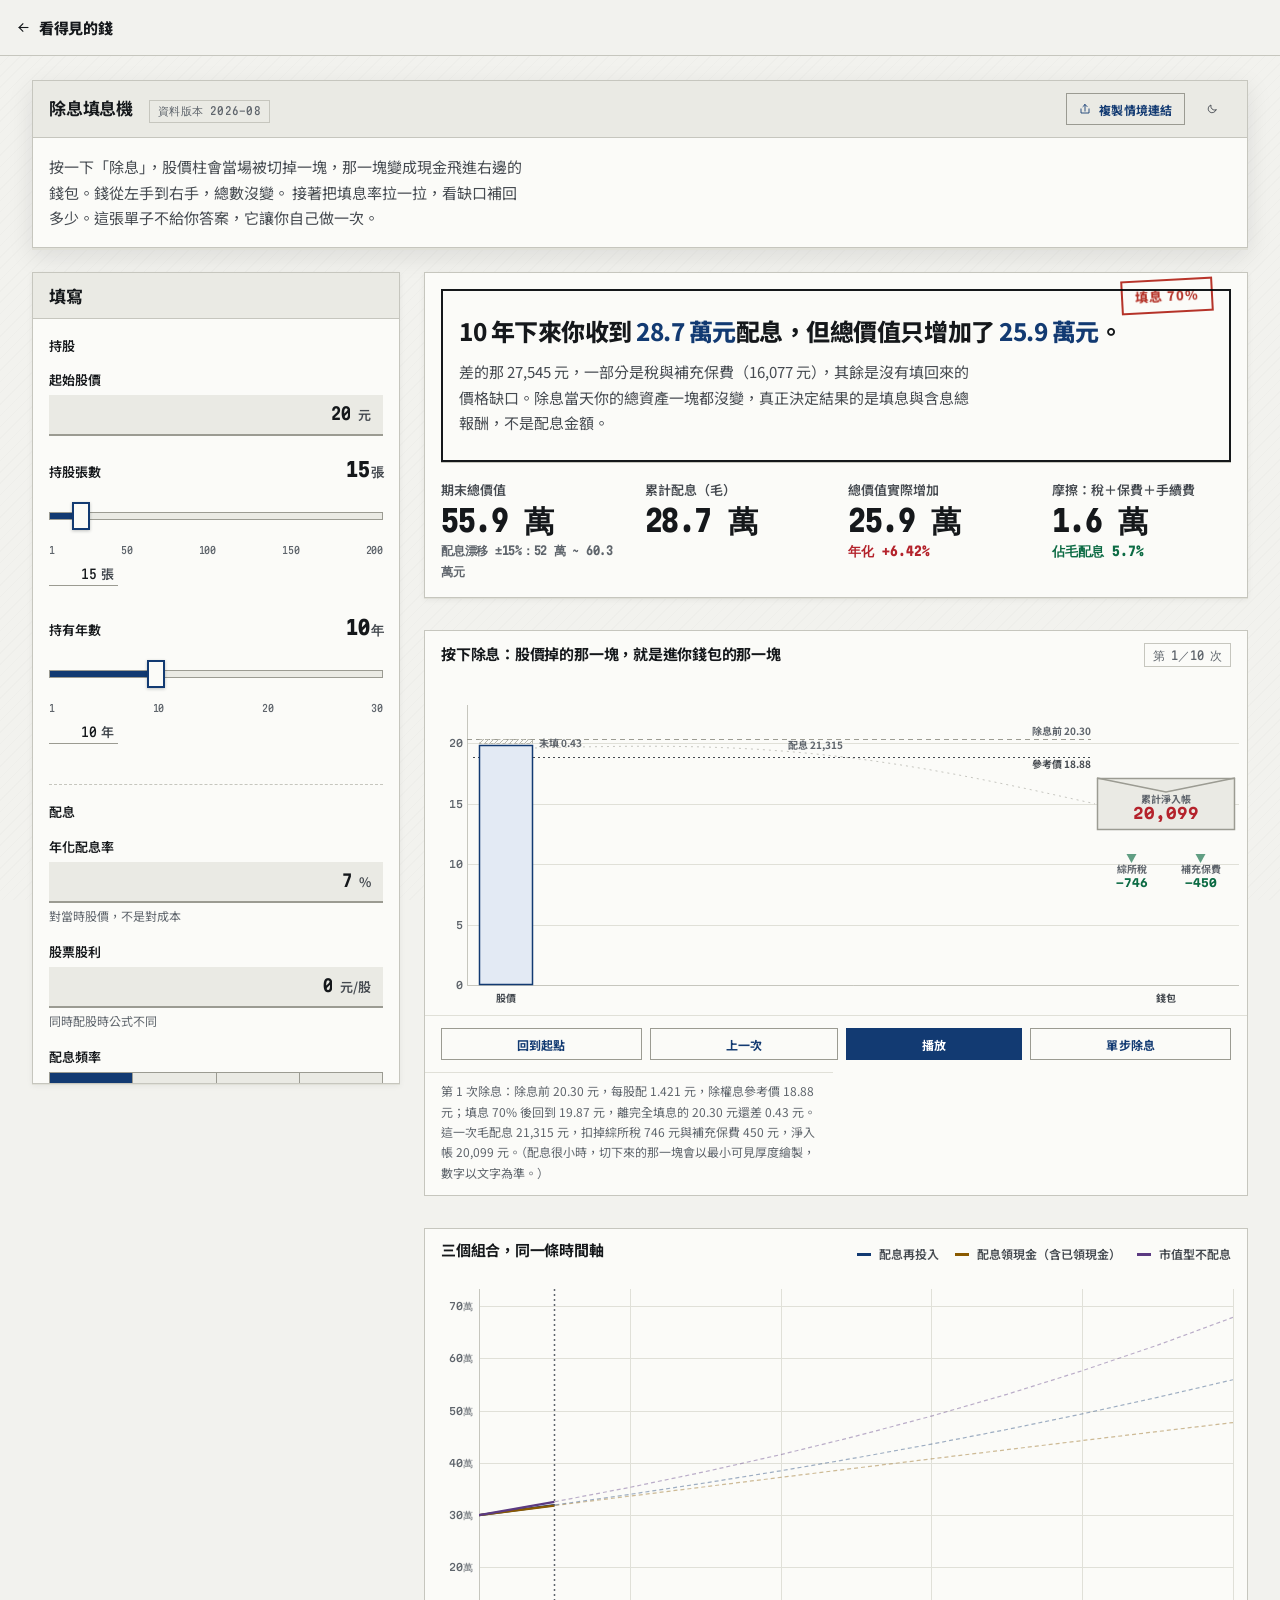
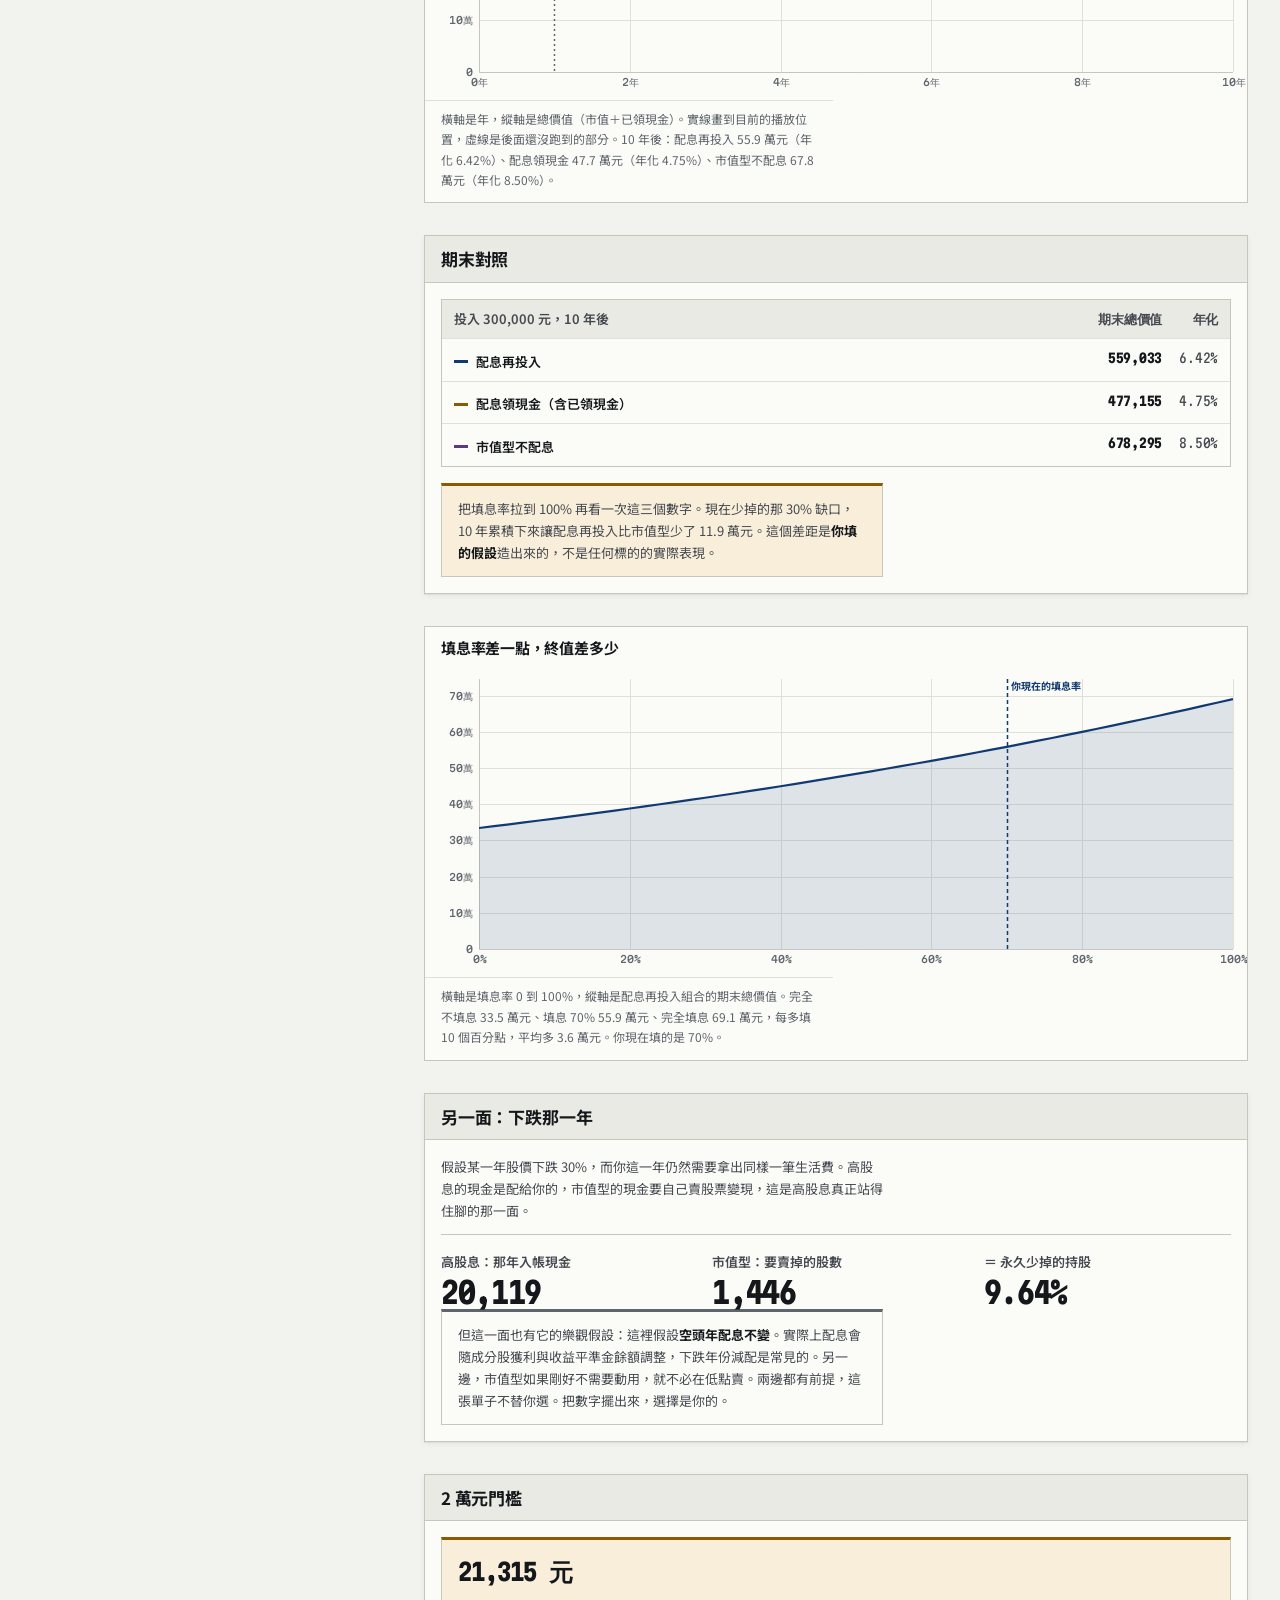
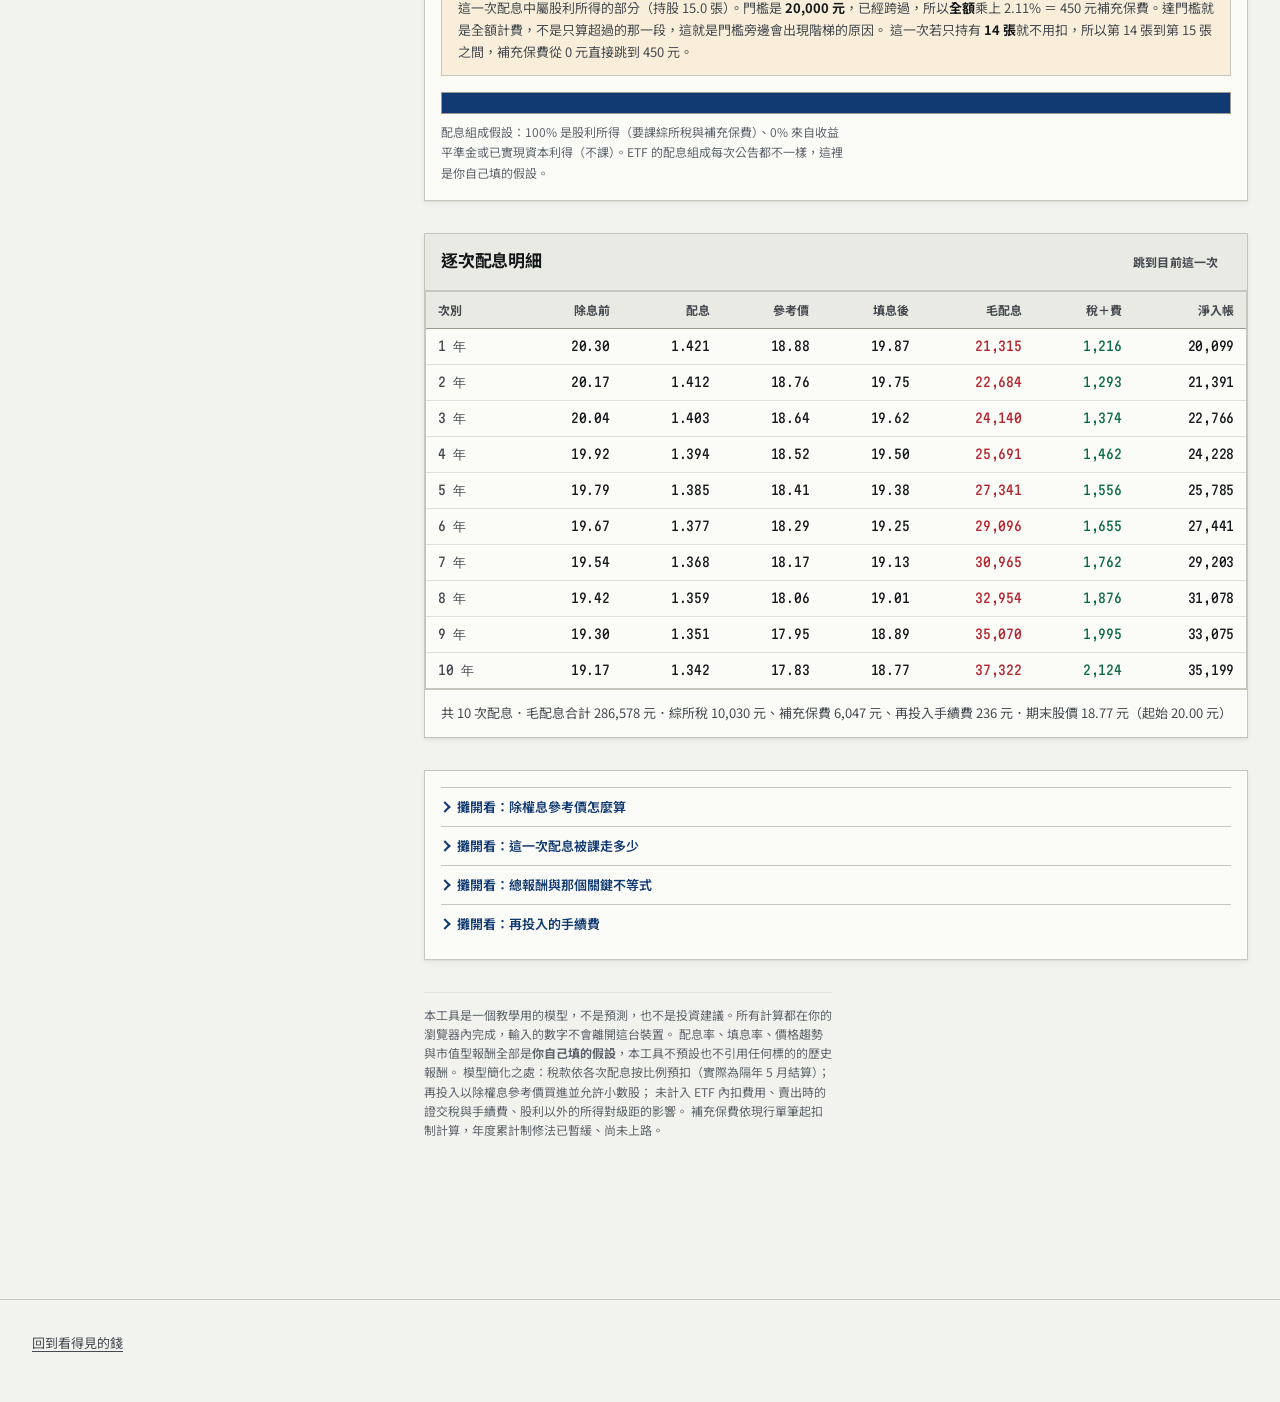
<file: apps/ex-dividend/index.html>
<!DOCTYPE html>
<html lang="zh-Hant-TW">
<head>
<meta charset="utf-8">
<meta name="viewport" content="width=device-width, initial-scale=1, viewport-fit=cover">
<title>除息填息機｜看得見的錢</title>
<meta name="description" content="按下「除息」，看股價當場掉一塊、那一塊變成現金飛進你的錢包。填息率滑桿一拉，缺口補回多少一目了然；配息再投入、配息花掉、市值型不配息三個組合同時賽跑。純前端計算，資料不離開瀏覽器。">
<meta name="color-scheme" content="light dark">
<meta property="og:title" content="除息填息機｜看得見的錢">
<meta property="og:description" content="按下「除息」，看股價當場掉一塊、那一塊變成現金飛進你的錢包。配息不是報酬，這一秒就懂。">
<meta property="og:type" content="website">
<link rel="icon" href="../../favicon.svg" type="image/svg+xml">
<link rel="preconnect" href="https://fonts.googleapis.com">
<link rel="preconnect" href="https://fonts.gstatic.com" crossorigin>
<link href="https://fonts.googleapis.com/css2?family=Martian+Mono:wdth,wght@75,400..700&family=Noto+Sans+TC:wght@400;500;700;900&display=swap" rel="stylesheet">
<link rel="stylesheet" href="../../assets/css/tokens.css">
<link rel="stylesheet" href="../../assets/css/base.css">
<link rel="stylesheet" href="../../assets/css/components.css">
<link rel="stylesheet" href="./app.css">
</head>
<body>
<!--
THESIS: 把每一個財務決策做成一張能逐行核對的複寫聯單據，拒絕本品類固定端出的兩盤菜：深色霓虹儀表板，以及米色圓角的理財小幫手。
OWN-WORLD: 台灣多聯式複寫單據。四種紙色（白／淡黃／淡粉／淡藍）承載四個並存情境；台灣制漲紅跌綠為語意色，印泥靛藍是唯一強調色；全站圓角 0；髮絲格線、騎縫虛線、底線式填寫格、硃砂印記；等寬數字全站對齊到同一條格線。
STORY: 使用者按下「除息」，親眼看見股價柱被切掉一塊、那一塊變成現金飛進錢包，錢包底下滴出稅與補充保費兩滴；接著把填息率滑桿從 0 拉到 100%，看缺口被補回多少、沒補回的那片陰影留在哪裡；三個組合沿同一條時間軸賽跑，他自己讀出「配息」與「報酬」不是同一件事，也自己看見高股息在下跌年份的另一面。結論不由這張單子下，交還使用者。
FIRST VIEWPORT: 單據抬頭（名稱＋資料版本徽章）在最上；其下左欄是一疊填寫格與填息率滑桿，右欄先是結論與四個讀數，緊接著就是招牌視覺——股價柱、飛向錢包的那一塊現金、錢包下的兩滴水，載入即自動演一次除息，缺口陰影留在柱子上。手機改單欄：招牌視覺在上、輸入在下。
FORM: 台灣金融複寫聯票據；為依共鳴排序的第 6 個方向；seed key bc85ad9e。
FINISH: unreviewed and undocumented is unfinished; this build ends with the finish review, the verdict, and DESIGN.md
-->
<a class="skip-link" href="#main">跳到主要內容</a>

<main id="main" class="wrap app-main">

  <section class="sheet sheet--raised app-head">
    <div class="sheet__head">
      <h1 class="sheet__title">除息填息機</h1>
      <span class="datestamp" id="dataver">資料版本 -</span>
      <span class="topbar__spacer"></span>
      <span class="sheet-actions" id="sheetActions"></span>
    </div>
    <p class="app-lede">
      按一下「除息」，股價柱會當場被切掉一塊，那一塊變成現金飛進右邊的錢包。錢從左手到右手，總數沒變。
      接著把填息率拉一拉，看缺口補回多少。這張單子不給你答案，它讓你自己做一次。
    </p>
  </section>

  <div class="workbench">

    <!-- ============ 輸入：單據上要填的格子 ============ -->
    <form class="workbench__inputs sheet" id="inputs" autocomplete="off">
      <div class="sheet__head"><h2 class="sheet__title">填寫</h2></div>
      <div class="sheet__body">

        <fieldset class="fieldset">
          <legend class="field__label">持股</legend>

          <label class="field" id="f-price">
            <span class="field__label">起始股價</span>
            <span class="field__control">
              <input type="text" inputmode="decimal" value="20">
              <span class="field__unit">元</span>
            </span>
            <span class="field__error"></span>
          </label>

          <div class="slider" id="s-lots">
            <div class="slider__top">
              <span class="slider__label" id="l-lots">持股張數</span>
              <span class="slider__value" aria-hidden="true">15<small>張</small></span>
            </div>
            <div class="slider__track">
              <input type="range" min="1" max="200" step="1" value="15" aria-labelledby="l-lots">
            </div>
            <div class="slider__ticks"><span>1</span><span>50</span><span>100</span><span>150</span><span>200</span></div>
            <label class="slider__twin">
              <span class="sr-only">持股張數（張，數字輸入）</span>
              <input type="text" inputmode="numeric">
              <span class="field__unit">張</span>
            </label>
          </div>

          <div class="slider" id="s-years">
            <div class="slider__top">
              <span class="slider__label" id="l-years">持有年數</span>
              <span class="slider__value" aria-hidden="true">10<small>年</small></span>
            </div>
            <div class="slider__track">
              <input type="range" min="1" max="30" step="1" value="10" aria-labelledby="l-years">
            </div>
            <div class="slider__ticks"><span>1</span><span>10</span><span>20</span><span>30</span></div>
            <label class="slider__twin">
              <span class="sr-only">持有年數（年，數字輸入）</span>
              <input type="text" inputmode="numeric">
              <span class="field__unit">年</span>
            </label>
          </div>
        </fieldset>

        <fieldset class="fieldset">
          <legend class="field__label">配息</legend>

          <div class="fieldgrid fieldgrid--2">
            <label class="field" id="f-yield">
              <span class="field__label">年化配息率</span>
              <span class="field__control">
                <input type="text" inputmode="decimal" value="7">
                <span class="field__unit">%</span>
              </span>
              <span class="field__hint">對當時股價，不是對成本</span>
              <span class="field__error"></span>
            </label>
            <label class="field" id="f-stockdiv">
              <span class="field__label">股票股利</span>
              <span class="field__control">
                <input type="text" inputmode="decimal" value="0">
                <span class="field__unit">元/股</span>
              </span>
              <span class="field__hint">同時配股時公式不同</span>
              <span class="field__error"></span>
            </label>
          </div>

          <div class="subfield">
            <span class="field__label" id="l-freq">配息頻率</span>
            <div class="segmented segmented--block" id="seg-freq" role="group" aria-labelledby="l-freq">
              <button type="button" class="segmented__opt" data-value="1" aria-pressed="true">年配</button>
              <button type="button" class="segmented__opt" data-value="2" aria-pressed="false">半年配</button>
              <button type="button" class="segmented__opt" data-value="4" aria-pressed="false">季配</button>
              <button type="button" class="segmented__opt" data-value="12" aria-pressed="false">月配</button>
            </div>
          </div>

          <div class="slider" id="s-qual">
            <div class="slider__top">
              <span class="slider__label" id="l-qual">配息中屬股利所得的比例</span>
              <span class="slider__value" aria-hidden="true">100<small>%</small></span>
            </div>
            <div class="slider__track">
              <input type="range" min="0" max="100" step="5" value="100" aria-labelledby="l-qual">
            </div>
            <div class="slider__ticks"><span>0</span><span>50</span><span>100</span></div>
            <label class="slider__twin">
              <span class="sr-only">配息中屬股利所得的比例（%，數字輸入）</span>
              <input type="text" inputmode="numeric">
              <span class="field__unit">%</span>
            </label>
            <span class="field__hint">ETF 配息未必都來自股利。來自收益平準金或已實現資本利得的那一部分不是股利所得，不課補充保費、也不併入綜所稅。預設 100% 是把稅費算到最滿。</span>
          </div>

          <div class="slider" id="s-drift">
            <div class="slider__top">
              <span class="slider__label" id="l-drift">配息漂移</span>
              <span class="slider__value" aria-hidden="true">±15<small>%</small></span>
            </div>
            <div class="slider__track">
              <input type="range" min="0" max="40" step="5" value="15" aria-labelledby="l-drift">
            </div>
            <div class="slider__ticks"><span>0</span><span>20</span><span>40</span></div>
            <label class="slider__twin">
              <span class="sr-only">配息漂移（%，數字輸入）</span>
              <input type="text" inputmode="numeric">
              <span class="field__unit">%</span>
            </label>
            <span class="field__hint">你填的配息率不會每年剛好命中。設一個區間，終值就會用區間呈現，而不是一個看起來很精確的單點。</span>
          </div>
        </fieldset>

        <fieldset class="fieldset fieldset--star">
          <legend class="field__label">填息</legend>
          <div class="slider" id="s-fill">
            <div class="slider__top">
              <span class="slider__label" id="l-fill">填息率</span>
              <span class="slider__value" aria-hidden="true">70<small>%</small></span>
            </div>
            <div class="slider__track">
              <input type="range" min="0" max="100" step="1" value="70" aria-labelledby="l-fill">
            </div>
            <div class="slider__ticks"><span>0</span><span>25</span><span>50</span><span>75</span><span>100</span></div>
            <label class="slider__twin">
              <span class="sr-only">填息率（%，數字輸入）</span>
              <input type="text" inputmode="numeric">
              <span class="field__unit">%</span>
            </label>
          </div>
          <p class="field__hint">
            填息率是「價格缺口被補回多少」。100% 表示股價回到除息前那個價位。
            <b>填息是市場給的，不是配息帶來的</b>：同一家公司少配一點，價格缺口本來就小一點。
          </p>
        </fieldset>

        <fieldset class="fieldset">
          <legend class="field__label">趨勢與對照組</legend>
          <div class="fieldgrid fieldgrid--2">
            <label class="field" id="f-trend">
              <span class="field__label">除息以外的年化價格趨勢</span>
              <span class="field__control">
                <input type="text" inputmode="decimal" value="1.5">
                <span class="field__unit">%</span>
              </span>
              <span class="field__error"></span>
            </label>
            <label class="field" id="f-mkt">
              <span class="field__label">市值型年化總報酬</span>
              <span class="field__control">
                <input type="text" inputmode="decimal" value="8.5">
                <span class="field__unit">%</span>
              </span>
              <span class="field__error"></span>
            </label>
          </div>
          <p class="field__hint" id="mktHint"></p>

          <div class="slider" id="s-bear">
            <div class="slider__top">
              <span class="slider__label" id="l-bear">空頭年跌幅（用來看另一面）</span>
              <span class="slider__value" aria-hidden="true">30<small>%</small></span>
            </div>
            <div class="slider__track">
              <input type="range" min="0" max="60" step="5" value="30" aria-labelledby="l-bear">
            </div>
            <div class="slider__ticks"><span>0</span><span>30</span><span>60</span></div>
            <label class="slider__twin">
              <span class="sr-only">空頭年跌幅（%，數字輸入）</span>
              <input type="text" inputmode="numeric">
              <span class="field__unit">%</span>
            </label>
          </div>
        </fieldset>

        <fieldset class="fieldset">
          <legend class="field__label">稅與費</legend>
          <span class="chip" id="regimeChip">補充保費：單筆起扣制</span>

          <label class="field" id="f-bracket">
            <span class="field__label">綜所稅邊際級距</span>
            <span class="field__control">
              <select aria-label="綜所稅邊際級距"></select>
            </span>
            <span class="field__error"></span>
          </label>

          <div class="subfield">
            <span class="field__label" id="l-taxmode">股利課稅方式</span>
            <div class="segmented segmented--block" id="seg-taxmode" role="group" aria-labelledby="l-taxmode">
              <button type="button" class="segmented__opt" data-value="merge" aria-pressed="true">合併計稅（抵減 8.5%）</button>
              <button type="button" class="segmented__opt" data-value="separate" aria-pressed="false">分開計稅 28%</button>
            </div>
          </div>

          <label class="switch switch--row">
            <input type="checkbox" id="sw-fee" checked>
            <span class="switch__box"></span>
            <span>再投入時計入買進手續費</span>
          </label>
          <span class="field__hint">牌告 0.1425%、單筆最低 20 元；折讓以 6 折假設（<b>此折數無法源，標為未查證</b>，各券商不同）。</span>
        </fieldset>

        <fieldset class="fieldset">
          <legend class="field__label">你的做法</legend>
          <div class="segmented segmented--block" id="seg-mode" role="group" aria-label="配息處理方式">
            <button type="button" class="segmented__opt" data-value="reinvest" aria-pressed="true">配息再投入</button>
            <button type="button" class="segmented__opt" data-value="spend" aria-pressed="false">配息領現金</button>
          </div>
        </fieldset>

        <div class="btnrow">
          <button type="button" class="btn btn--quiet btn--sm" id="resetBtn">全部清空重填</button>
        </div>
      </div>
    </form>

    <!-- ============ 輸出 ============ -->
    <div class="workbench__out stack-lg">

      <section class="sheet" aria-labelledby="verdict-h">
        <div class="sheet__body">
          <div class="verdict" id="verdict">
            <span class="verdict__stamp" id="verdictStamp" hidden></span>
            <h2 class="verdict__lead" id="verdict-h">請先填入持股條件</h2>
            <p class="verdict__body" id="verdictBody">左邊的格子填好，這裡會把「你收到多少配息」與「你的總價值增加多少」擺在一起。</p>
          </div>
          <div class="readout-row" id="readouts">
            <div class="readout"><span class="readout__label">期末總價值</span><span class="readout__value" data-live id="r-final">-</span><span class="readout__delta" data-dir="flat" id="r-finalRange"></span></div>
            <div class="readout"><span class="readout__label">累計配息（毛）</span><span class="readout__value" data-live id="r-cumdiv">-</span></div>
            <div class="readout"><span class="readout__label">總價值實際增加</span><span class="readout__value" data-live id="r-gain">-</span><span class="readout__delta" data-dir="flat" id="r-cagr"></span></div>
            <div class="readout"><span class="readout__label">摩擦：稅＋保費＋手續費</span><span class="readout__value" data-live id="r-leak">-</span><span class="readout__delta" data-dir="down" id="r-leakpct"></span></div>
          </div>
        </div>
      </section>

      <!-- ============ 招牌視覺 ============ -->
      <section class="plot" id="stageCard">
        <div class="plot__head">
          <h2 class="plot__title">按下除息：股價掉的那一塊，就是進你錢包的那一塊</h2>
          <span class="stage__counter num" id="stageCounter">第 0／10 次</span>
        </div>
        <canvas class="plot__canvas" id="stage" role="img" aria-labelledby="stageDesc"></canvas>
        <div class="transport" role="group" aria-label="除息動畫控制">
          <button type="button" class="btn btn--ghost btn--sm" id="tRewind">回到起點</button>
          <button type="button" class="btn btn--ghost btn--sm" id="tPrev">上一次</button>
          <button type="button" class="btn btn--sm" id="tPlay">播放</button>
          <button type="button" class="btn btn--ghost btn--sm" id="tNext">單步除息</button>
        </div>
        <p class="plot__foot" id="stageDesc">
          左邊那根柱子是股價，右邊那個方框是你的錢包。按「單步除息」看一次完整過程。
        </p>
      </section>

      <div class="state state--refuse" id="refuse" hidden>
        <h3 class="state__title">這組假設下，這個問題回答不了</h3>
        <p class="state__body" id="refuseBody"></p>
      </div>

      <section class="plot" id="raceCard">
        <div class="plot__head">
          <h2 class="plot__title">三個組合，同一條時間軸</h2>
          <div class="legend" id="legend"></div>
        </div>
        <canvas class="plot__canvas" id="race" role="img" aria-labelledby="raceDesc"></canvas>
        <p class="plot__foot" id="raceDesc">
          橫軸是年，縱軸是總價值（市值＋已領現金）。實線畫到目前的播放位置，虛線是後面還沒跑到的部分。
        </p>
      </section>

      <section class="sheet" id="compareCard">
        <div class="sheet__head"><h2 class="sheet__title">期末對照</h2></div>
        <div class="sheet__body">
          <div class="compare" id="compare"></div>
          <p class="note note--warn compare__note" id="compareNote"></p>
        </div>
      </section>

      <section class="plot" id="senseCard">
        <div class="plot__head">
          <h2 class="plot__title">填息率差一點，終值差多少</h2>
        </div>
        <canvas class="plot__canvas" id="sense" role="img" aria-labelledby="senseDesc"></canvas>
        <p class="plot__foot" id="senseDesc">
          橫軸是填息率 0 到 100%，縱軸是配息再投入組合的期末總價值。
        </p>
      </section>

      <section class="sheet" id="otherSideCard">
        <div class="sheet__head"><h2 class="sheet__title">另一面：下跌那一年</h2></div>
        <div class="sheet__body">
          <p class="app-sub" id="otherSideLead"></p>
          <div class="readout-row" id="otherSide">
            <div class="readout"><span class="readout__label">高股息：那年入帳現金</span><span class="readout__value" data-live id="o-cash">-</span></div>
            <div class="readout"><span class="readout__label">市值型：要賣掉的股數</span><span class="readout__value" data-live id="o-sell">-</span></div>
            <div class="readout"><span class="readout__label">＝ 永久少掉的持股</span><span class="readout__value" data-live id="o-pct">-</span></div>
          </div>
          <p class="note" id="otherSideNote"></p>
        </div>
      </section>

      <section class="sheet" id="thresholdCard">
        <div class="sheet__head"><h2 class="sheet__title">2 萬元門檻</h2></div>
        <div class="sheet__body">
          <div class="threshold" id="thresholdNote"></div>
          <div class="compose">
            <div class="compose__bar" id="composeBar" role="img" aria-labelledby="composeNote">
              <span class="compose__seg compose__seg--qual" id="segQual"></span>
              <span class="compose__seg compose__seg--other" id="segOther"></span>
            </div>
            <p class="compose__note" id="composeNote"></p>
          </div>
        </div>
      </section>

      <section class="sheet" id="tableCard">
        <div class="sheet__head">
          <h2 class="sheet__title">逐次配息明細</h2>
          <span class="topbar__spacer"></span>
          <button type="button" class="btn btn--quiet btn--sm" id="jumpCursor">跳到目前這一次</button>
        </div>
        <div class="ledger-wrap" id="ledgerWrap">
          <table class="ledger">
            <thead><tr>
              <th scope="col">次別</th><th scope="col">除息前</th><th scope="col">配息</th>
              <th scope="col">參考價</th><th scope="col">填息後</th><th scope="col">毛配息</th>
              <th scope="col">稅＋費</th><th scope="col">淨入帳</th>
            </tr></thead>
            <tbody></tbody>
          </table>
        </div>
        <div class="sheet__foot" id="tableFoot"></div>
      </section>

      <section class="sheet">
        <div class="sheet__body" id="formulaHost"></div>
      </section>

      <p class="disclaimer">
        本工具是一個教學用的模型，不是預測，也不是投資建議。所有計算都在你的瀏覽器內完成，輸入的數字不會離開這台裝置。
        配息率、填息率、價格趨勢與市值型報酬全部是<b>你自己填的假設</b>，本工具不預設也不引用任何標的的歷史報酬。
        模型簡化之處：稅款依各次配息按比例預扣（實際為隔年 5 月結算）；再投入以除權息參考價買進並允許小數股；
        未計入 ETF 內扣費用、賣出時的證交稅與手續費、股利以外的所得對級距的影響。
        補充保費依現行單筆起扣制計算，年度累計制修法已暫緩、尚未上路。
      </p>
    </div>
  </div>
</main>

<footer class="footer">
  <div class="wrap">
    <p><a href="../../index.html">回到看得見的錢</a></p>
  </div>
</footer>

<script src="../../assets/js/vendor/gsap.min.js"></script>
<script src="../../assets/js/vendor/CustomEase.min.js"></script>
<script src="../../assets/js/vendor/ScrollTrigger.min.js"></script>
<script type="module" src="./app.js"></script>
</body>
</html>
</file>
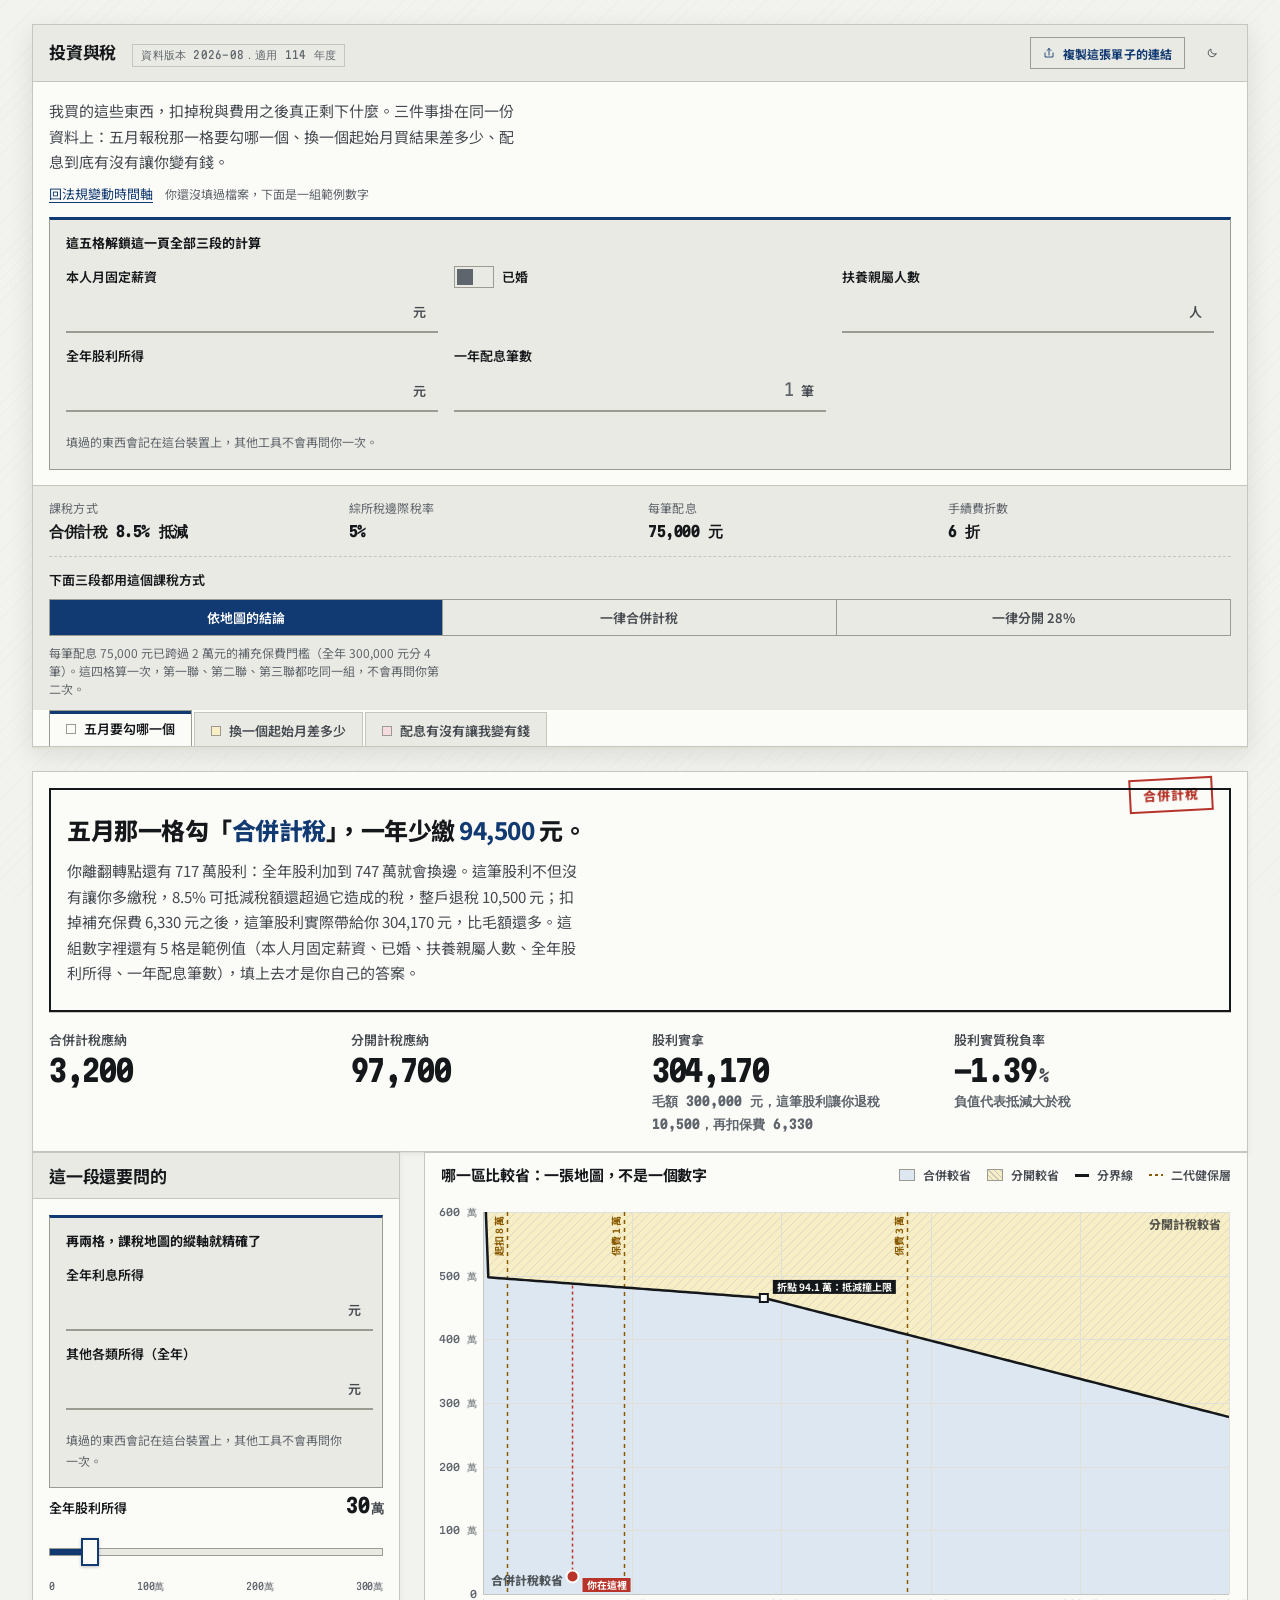
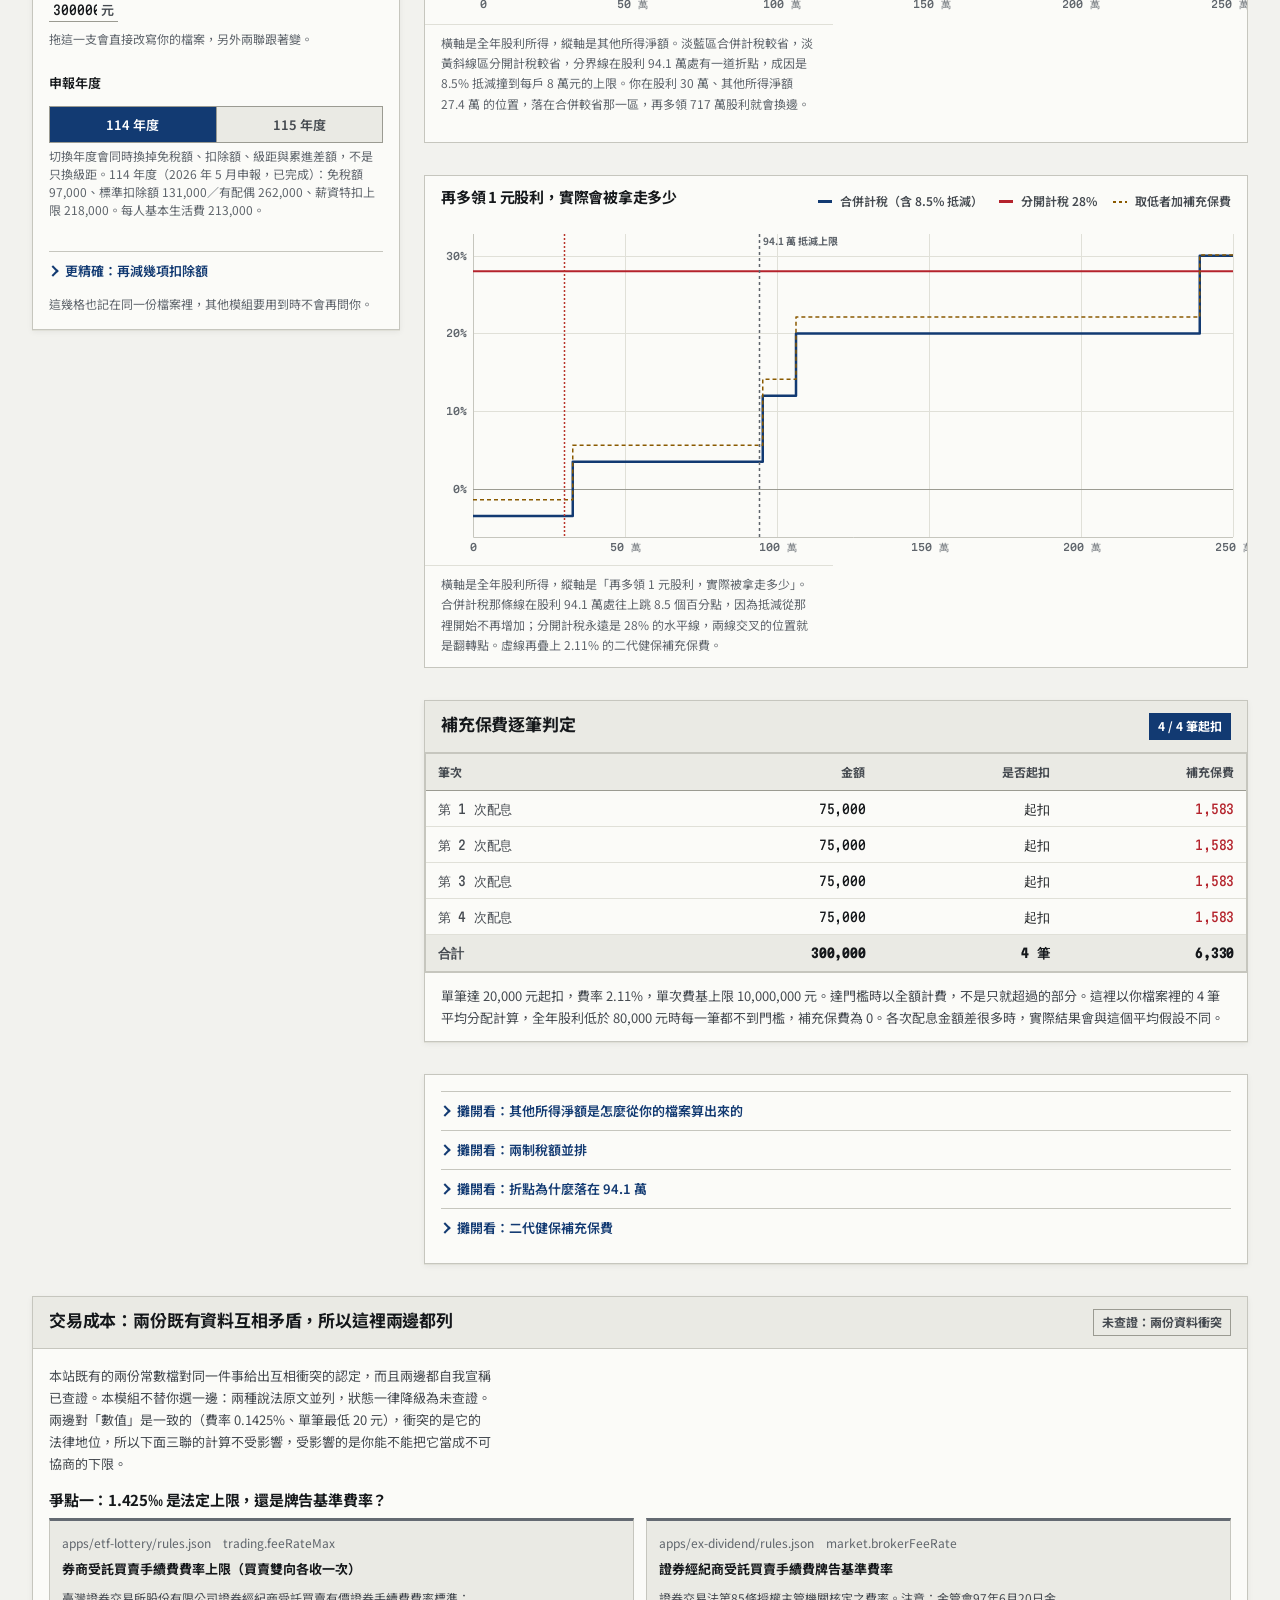
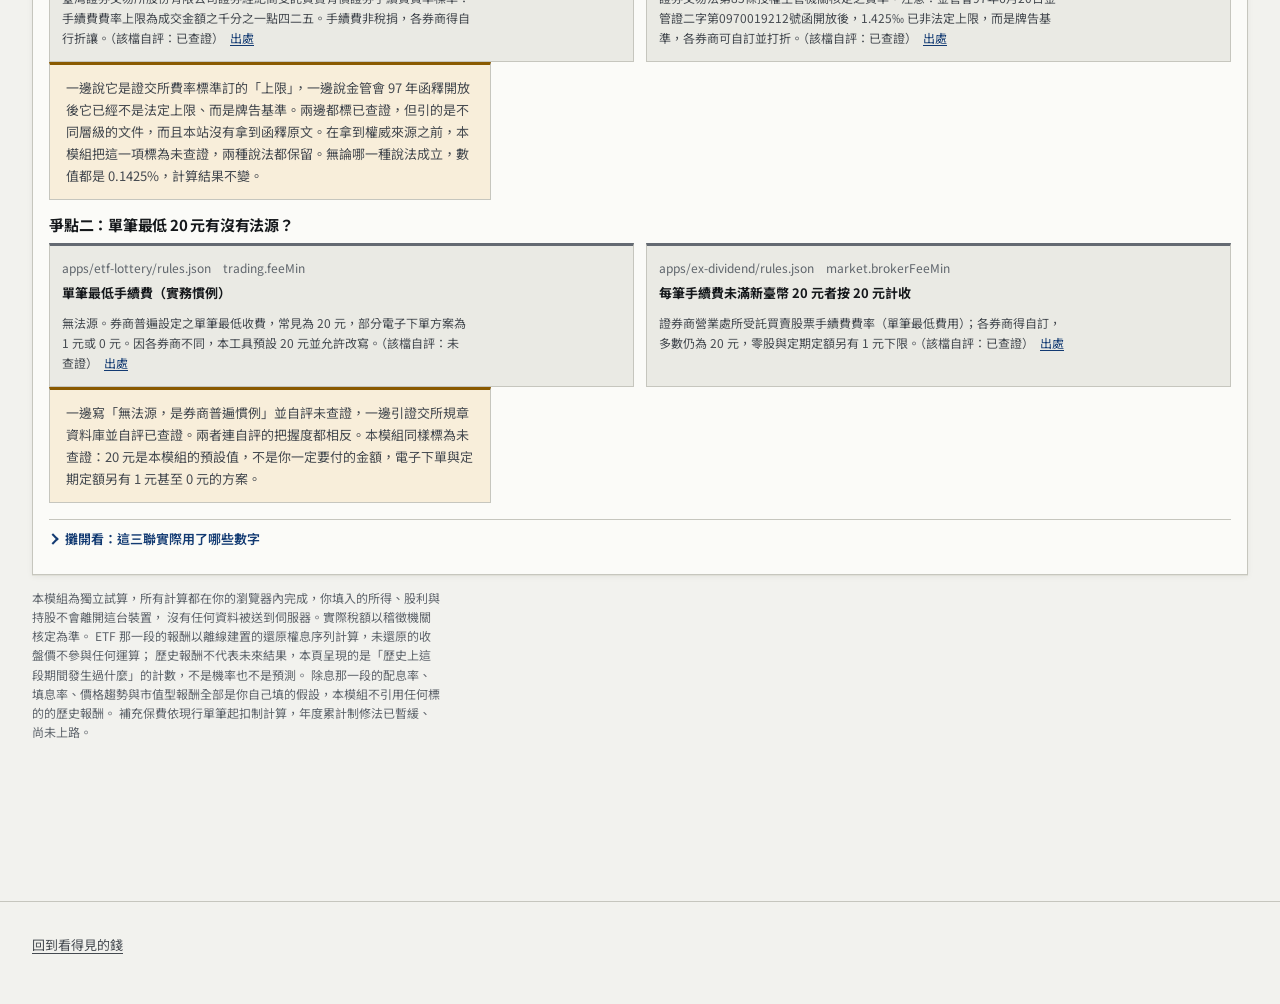
<file: apps/invest-tax/index.html>
<!DOCTYPE html>
<html lang="zh-Hant-TW">
<head>
<meta charset="utf-8">
<meta name="viewport" content="width=device-width, initial-scale=1, viewport-fit=cover">
<title>投資與稅｜看得見的錢</title>
<meta name="description" content="我買的這些東西，扣掉稅與費用之後真正剩下什麼。股利兩制交叉點地圖、台股 ETF 起始月報酬分布、除息填息機，三件事共用同一份財務檔案：股利金額、配息筆數、券商折數、課稅方式與所得級距只填一次。純前端計算，資料不離開瀏覽器。">
<meta name="color-scheme" content="light dark">
<meta property="og:title" content="投資與稅｜看得見的錢">
<meta property="og:description" content="五月要勾哪一個、換一個起始月差多少、配息到底有沒有讓我變有錢。同一份資料算三件事。">
<meta property="og:type" content="website">
<link rel="icon" href="../../favicon.svg" type="image/svg+xml">
<link rel="preconnect" href="https://fonts.googleapis.com">
<link rel="preconnect" href="https://fonts.gstatic.com" crossorigin>
<link href="https://fonts.googleapis.com/css2?family=Martian+Mono:wdth,wght@75,400..700&family=Noto+Sans+TC:wght@400;500;700;900&display=swap" rel="stylesheet">
<link rel="stylesheet" href="../../assets/css/tokens.css">
<link rel="stylesheet" href="../../assets/css/base.css">
<link rel="stylesheet" href="../../assets/css/components.css">
<link rel="stylesheet" href="./app.css">
</head>
<body>
<!--
THESIS: 把每一個財務決策做成一張能逐行核對的複寫聯單據，拒絕本品類固定端出的兩盤菜：深色霓虹儀表板，以及米色圓角的理財小幫手。
OWN-WORLD: 台灣多聯式複寫單據。四種紙色（白／淡黃／淡粉／淡藍）承載四個並存情境；台灣制漲紅跌綠為語意色，印泥靛藍是唯一強調色；全站圓角 0；髮絲格線、騎縫虛線、底線式填寫格、硃砂印記；等寬數字全站對齊到同一條格線。
STORY: 使用者帶著首頁填過的財務檔案進來，第一眼就看到結論：他的股利扣掉稅與補充保費之後真正剩下多少。三張聯單掛在同一份資料上，他撕開第一聯看自己在課稅地圖上離翻轉點多遠，撕開第二聯看同一筆錢換一個起始月會差多少，撕開第三聯親手按下除息、看那一塊從股價飛進錢包。全程沒有人再問他一次薪資、股利或折數。
FIRST VIEWPORT: 單據抬頭（模組名＋資料版本徽章）在最上；其下一行回首頁時間軸的連結與「這些數字用的是你在首頁填過的資料」；接著是只問缺格的填寫盒與一條共用參數帶（課稅方式、邊際稅率、每筆配息、手續費折數）；再來是三聯的聯籤；然後就是結論卡與硃砂章，四格讀數把「兩制稅額、股利實拿、實質稅負率」直接攤在首屏。手機改單欄，聯籤橫向捲動。
FORM: 台灣金融複寫聯票據；為依共鳴排序的第 6 個方向；seed key bc85ad9e。
FINISH: unreviewed and undocumented is unfinished; this build ends with the finish review, the verdict, and DESIGN.md
-->
<a class="skip-link" href="#main">跳到主要內容</a>

<main id="main" class="wrap app-main">

  <section class="sheet sheet--raised app-head">
    <div class="sheet__head">
      <h1 class="sheet__title">投資與稅</h1>
      <span class="datestamp" id="dataver">資料版本 -</span>
      <span class="topbar__spacer"></span>
      <span class="sheet-actions" id="sheetActions"></span>
    </div>

    <p class="app-lede">
      我買的這些東西，扣掉稅與費用之後真正剩下什麼。三件事掛在同一份資料上：五月報稅那一格要勾哪一個、換一個起始月買結果差多少、配息到底有沒有讓你變有錢。
    </p>

    <p class="app-back">
      <a href="../../index.html">回法規變動時間軸</a>
      <span class="app-back__note" id="profileNote"></span>
    </p>

    <div class="app-ask" id="askHost"></div>

    <div class="strip" id="strip">
      <div class="strip__row">
        <span class="strip__item"><span class="strip__k">課稅方式</span><b class="strip__v" id="sTax">-</b></span>
        <span class="strip__item"><span class="strip__k">綜所稅邊際稅率</span><b class="strip__v" id="sRate">-</b></span>
        <span class="strip__item"><span class="strip__k">每筆配息</span><b class="strip__v" id="sPer">-</b></span>
        <span class="strip__item"><span class="strip__k">手續費折數</span><b class="strip__v" id="sDisc">-</b></span>
      </div>
      <div class="strip__ctl">
        <span class="field__label" id="l-taxmode">下面三段都用這個課稅方式</span>
        <div class="segmented segmented--block segmented--wrap" id="seg-taxmode" role="group" aria-labelledby="l-taxmode">
          <button type="button" class="segmented__opt" data-value="auto" aria-pressed="true">依地圖的結論</button>
          <button type="button" class="segmented__opt" data-value="combined" aria-pressed="false">一律合併計稅</button>
          <button type="button" class="segmented__opt" data-value="separate" aria-pressed="false">一律分開 28%</button>
        </div>
        <p class="field__hint" id="stripHint"></p>
      </div>
    </div>

    <div class="plies" id="tabs" role="tablist" aria-label="這一張單子的三聯">
      <button class="ply" type="button" role="tab" id="tab-map" data-ply="1" data-panel="p-map"
              aria-controls="p-map" aria-selected="true">
        <span class="ply__swatch"></span><span>五月要勾哪一個</span>
      </button>
      <button class="ply" type="button" role="tab" id="tab-etf" data-ply="2" data-panel="p-etf"
              aria-controls="p-etf" aria-selected="false" tabindex="-1">
        <span class="ply__swatch"></span><span>換一個起始月差多少</span>
      </button>
      <button class="ply" type="button" role="tab" id="tab-ex" data-ply="3" data-panel="p-ex"
              aria-controls="p-ex" aria-selected="false" tabindex="-1">
        <span class="ply__swatch"></span><span>配息有沒有讓我變有錢</span>
      </button>
    </div>
  </section>

  <!-- ============ 模組結論：首屏就是論點 ============ -->
  <section class="sheet" id="verdictCard" aria-labelledby="verdict-h">
    <div class="sheet__body">
      <div class="verdict" id="verdict">
        <span class="verdict__stamp" id="verdictStamp" hidden></span>
        <h2 class="verdict__lead" id="verdict-h">正在讀取法規常數</h2>
        <p class="verdict__body" id="verdictBody">
          稅率級距、扣除額與補充保費費率都從有版本標記的常數檔載入，載入完成就會算給你看。
        </p>
      </div>
      <div class="readout-row" id="readouts">
        <div class="readout"><span class="readout__label">合併計稅應納</span><span class="readout__value" data-live id="r-combined">-</span></div>
        <div class="readout"><span class="readout__label">分開計稅應納</span><span class="readout__value" data-live id="r-separate">-</span></div>
        <div class="readout"><span class="readout__label">股利實拿</span><span class="readout__value" data-live id="r-take">-</span><span class="readout__delta" data-dir="flat" id="r-takeNote"></span></div>
        <div class="readout"><span class="readout__label">股利實質稅負率</span><span class="readout__value" data-live id="r-eff">-</span><span class="readout__delta" data-dir="flat" id="r-effNote">含補充保費</span></div>
      </div>
    </div>
  </section>

  <!-- ==================================================================
       第一聯：股利課稅交叉點地圖
       ================================================================== -->
  <div class="panel" id="p-map" role="tabpanel" aria-labelledby="tab-map" tabindex="0">
    <div class="workbench">

      <form class="workbench__inputs sheet" id="mapInputs" autocomplete="off">
        <div class="sheet__head"><h2 class="sheet__title">這一段還要問的</h2></div>
        <div class="sheet__body">
          <div id="mapAsk"></div>

          <div class="slider" id="s-dividend">
            <div class="slider__top">
              <span class="slider__label" id="l-dividend">全年股利所得</span>
              <span class="slider__value" aria-hidden="true">-</span>
            </div>
            <div class="slider__track">
              <input type="range" min="0" max="3000000" step="10000" value="300000" aria-labelledby="l-dividend">
            </div>
            <div class="slider__ticks"><span>0</span><span>100萬</span><span>200萬</span><span>300萬</span></div>
            <label class="slider__twin">
              <span class="sr-only">全年股利所得（元，數字輸入）</span>
              <input type="text" inputmode="numeric" value="300000">
              <span class="field__unit">元</span>
            </label>
            <span class="field__hint">拖這一支會直接改寫你的檔案，另外兩聯跟著變。</span>
          </div>

          <fieldset class="fieldset">
            <legend class="field__label">申報年度</legend>
            <div class="segmented segmented--block" id="seg-year" role="group">
              <button type="button" class="segmented__opt" data-value="114" aria-pressed="true">114 年度</button>
              <button type="button" class="segmented__opt" data-value="115" aria-pressed="false">115 年度</button>
            </div>
            <p class="field__hint" id="yearHint"></p>
          </fieldset>

          <details class="formula" id="fineTune">
            <summary>更精確：再減幾項扣除額</summary>
            <div class="formula__body askbox__grid" id="fineHost"></div>
          </details>
          <p class="field__hint">
            這幾格也記在同一份檔案裡，其他模組要用到時不會再問你。
          </p>
        </div>
      </form>

      <div class="workbench__out stack-lg">

        <section class="plot" id="mapCard">
          <div class="plot__head">
            <h2 class="plot__title">哪一區比較省：一張地圖，不是一個數字</h2>
            <div class="legend" id="mapLegend"></div>
          </div>
          <canvas class="plot__canvas" id="map" role="img" aria-labelledby="mapDesc"></canvas>
          <div class="state" id="mapEmpty" hidden>
            <h3 class="state__title">股利是 0，這張地圖退化了</h3>
            <p class="state__body">
              沒有股利就沒有兩制可選，地圖上只剩一個點。把左邊的股利拉起來，分界線才會長出來。
            </p>
          </div>
          <p class="plot__foot" id="mapDesc">
            橫軸是全年股利所得，縱軸是其他所得淨額。淡藍區合併計稅較省，淡黃區分開計稅較省。
          </p>
        </section>

        <section class="plot" id="marginCard">
          <div class="plot__head">
            <h2 class="plot__title">再多領 1 元股利，實際會被拿走多少</h2>
            <div class="legend" id="marginLegend"></div>
          </div>
          <canvas class="plot__canvas" id="margin" role="img" aria-labelledby="marginDesc"></canvas>
          <p class="plot__foot" id="marginDesc">橫軸是全年股利所得，縱軸是邊際實質稅負率。</p>
        </section>

        <section class="sheet" id="nhiCard">
          <div class="sheet__head">
            <h2 class="sheet__title">補充保費逐筆判定</h2>
            <span class="topbar__spacer"></span>
            <span class="chip" id="nhiChip">-</span>
          </div>
          <div class="ledger-wrap" id="nhiWrap">
            <table class="ledger">
              <thead><tr>
                <th scope="col">筆次</th><th scope="col">金額</th><th scope="col">是否起扣</th><th scope="col">補充保費</th>
              </tr></thead>
              <tbody id="nhiBody"></tbody>
              <tfoot><tr id="nhiFootRow"></tr></tfoot>
            </table>
          </div>
          <div class="sheet__foot" id="nhiFoot"></div>
        </section>

        <section class="sheet">
          <div class="sheet__body" id="mapFormula"></div>
        </section>
      </div>
    </div>
  </div>

  <!-- ==================================================================
       第二聯：台股 ETF 起始日樂透
       ================================================================== -->
  <div class="panel" id="p-etf" role="tabpanel" aria-labelledby="tab-etf" tabindex="0" hidden>
    <div class="workbench">

      <form class="workbench__inputs sheet" id="etfInputs" autocomplete="off">
        <div class="sheet__head"><h2 class="sheet__title">這一段還要問的</h2></div>
        <div class="sheet__body">
          <div id="etfAsk"></div>

          <fieldset class="fieldset">
            <legend class="field__label">標的（可複選）</legend>
            <div id="tickerList" class="tickers"></div>
            <p class="field__error rows__error" id="tickerError"></p>
          </fieldset>

          <div class="slider" id="s-years">
            <div class="slider__top">
              <span class="slider__label" id="l-years">持有年數</span>
              <span class="slider__value" aria-hidden="true">3<small>年</small></span>
            </div>
            <div class="slider__track">
              <input type="range" min="1" max="15" step="1" value="3" aria-labelledby="l-years">
            </div>
            <div class="slider__ticks"><span>1</span><span>5</span><span>10</span><span>15</span></div>
            <label class="slider__twin">
              <span class="sr-only">持有年數（年，數字輸入）</span>
              <input type="text" inputmode="numeric" value="3">
              <span class="field__unit">年</span>
            </label>
          </div>

          <fieldset class="fieldset">
            <legend class="field__label">投入方式</legend>
            <div class="segmented segmented--block" id="seg-mode" role="group">
              <button type="button" class="segmented__opt" data-value="lump" aria-pressed="true">單筆</button>
              <button type="button" class="segmented__opt" data-value="dca" aria-pressed="false">每月定期定額</button>
            </div>
          </fieldset>

          <label class="field" id="f-amount">
            <span class="field__label" id="l-amount">單筆金額</span>
            <span class="field__control">
              <input type="text" inputmode="numeric" value="600,000" aria-describedby="h-amount">
              <span class="field__unit">元</span>
            </span>
            <span class="field__hint" id="h-amount">金額只影響最低手續費的侵蝕程度與絕對金額，不影響報酬率的形狀。</span>
            <span class="field__error"></span>
          </label>

          <fieldset class="fieldset">
            <legend class="field__label">配息處理</legend>
            <div class="segmented segmented--block" id="seg-div" role="group">
              <button type="button" class="segmented__opt" data-value="reinvest" aria-pressed="true">再投入</button>
              <button type="button" class="segmented__opt" data-value="cash" aria-pressed="false">領現金</button>
            </div>
          </fieldset>

          <p class="field__hint" id="etfTaxHint"></p>
        </div>
      </form>

      <div class="workbench__out stack-lg">

        <section class="sheet" id="etfHeadCard">
          <div class="sheet__body">
            <p class="app-sub" id="etfLead">正在讀取市場資料。</p>
            <div class="readout-row" id="etfReadouts">
              <div class="readout"><span class="readout__label">年化中位數</span><span class="readout__value" data-live id="r-median">-</span></div>
              <div class="readout"><span class="readout__label">最差起始月</span><span class="readout__value" data-live id="r-worst">-</span></div>
              <div class="readout"><span class="readout__label">最好起始月</span><span class="readout__value" data-live id="r-best">-</span></div>
              <div class="readout"><span class="readout__label">正報酬比例</span><span class="readout__value" data-live id="r-win">-</span><span class="readout__delta" data-dir="flat" id="r-winnote"></span></div>
            </div>
          </div>
        </section>

        <section class="plot" id="distCard">
          <div class="plot__head">
            <h2 class="plot__title">所有可能的起始月，各跑一次的結果</h2>
            <div class="legend" id="distLegend"></div>
          </div>
          <div class="plot__stack">
            <canvas class="plot__canvas" id="chartDist" role="img" aria-labelledby="distDesc"></canvas>
          </div>
          <p class="plot__foot" id="distDesc">
            橫軸是扣完成本與稅之後的年化報酬率，縱軸是有幾個起始月落在那一格。
            上方橫條由左至右是最差、P10、P25、中位、P75、P90、最好。
          </p>
        </section>

        <div class="state state--refuse" id="refuse" hidden>
          <h3 class="state__title" id="refuseTitle">資料不足以回答這個問題</h3>
          <p class="state__body" id="refuseBody"></p>
          <button type="button" class="btn btn--ghost btn--sm" id="refuseFix">改成可回答的最長視窗</button>
        </div>

        <section class="sheet" id="sampleCard">
          <div class="sheet__head"><h2 class="sheet__title">這張圖背後有幾個樣本</h2></div>
          <div class="sheet__body">
            <div class="readout-row readout-row--tight" id="sampleRow">
              <div class="readout"><span class="readout__label">滾動起始月</span><span class="readout__value" data-live id="r-n">-</span></div>
              <div class="readout"><span class="readout__label">有效獨立樣本數</span><span class="readout__value" data-live id="r-neff">-</span></div>
              <div class="readout"><span class="readout__label">資料涵蓋期間</span><span class="readout__value" data-live id="r-span">-</span></div>
            </div>
            <p class="note note--warn" id="sampleNote"></p>
          </div>
        </section>

        <section class="sheet" id="tableCard">
          <div class="sheet__head"><h2 class="sheet__title">分位數逐檔對照</h2></div>
          <div class="ledger-wrap">
            <table class="ledger">
              <thead><tr>
                <th scope="col">標的</th><th scope="col">最差</th><th scope="col">P10</th>
                <th scope="col">P25</th><th scope="col">中位</th><th scope="col">P75</th>
                <th scope="col">P90</th><th scope="col">最好</th><th scope="col">正報酬</th>
              </tr></thead>
              <tbody id="qBody"></tbody>
            </table>
          </div>
          <div class="sheet__foot" id="etfTableFoot"></div>
        </section>

        <section class="plot" id="costCard">
          <div class="plot__head">
            <h2 class="plot__title">成本侵蝕：毛獲利走到淨獲利，中間掉了什麼</h2>
          </div>
          <canvas class="plot__canvas" id="chartCost" role="img" aria-labelledby="costDesc"></canvas>
          <p class="plot__foot" id="costDesc">以中位數那一個起始月為例。</p>
        </section>

        <section class="sheet">
          <div class="sheet__body" id="etfFormula"></div>
        </section>
      </div>
    </div>
  </div>

  <!-- ==================================================================
       第三聯：除息填息機
       ================================================================== -->
  <div class="panel" id="p-ex" role="tabpanel" aria-labelledby="tab-ex" tabindex="0" hidden>
    <div class="workbench">

      <form class="workbench__inputs sheet" id="exInputs" autocomplete="off">
        <div class="sheet__head"><h2 class="sheet__title">這一段還要問的</h2></div>
        <div class="sheet__body">

          <fieldset class="fieldset fieldset--star">
            <legend class="field__label">填息</legend>
            <div class="slider" id="s-fill">
              <div class="slider__top">
                <span class="slider__label" id="l-fill">填息率</span>
                <span class="slider__value" aria-hidden="true">70<small>%</small></span>
              </div>
              <div class="slider__track">
                <input type="range" min="0" max="100" step="1" value="70" aria-labelledby="l-fill">
              </div>
              <div class="slider__ticks"><span>0</span><span>25</span><span>50</span><span>75</span><span>100</span></div>
              <label class="slider__twin">
                <span class="sr-only">填息率（%，數字輸入）</span>
                <input type="text" inputmode="numeric" value="70">
                <span class="field__unit">%</span>
              </label>
            </div>
            <p class="field__hint">
              填息率是「價格缺口被補回多少」。100% 表示股價回到除息前那個價位。
              <b>填息是市場給的，不是配息帶來的</b>：同一家公司少配一點，價格缺口本來就小一點。
            </p>
          </fieldset>

          <fieldset class="fieldset">
            <legend class="field__label">持股</legend>
            <div class="fieldgrid fieldgrid--2">
              <label class="field" id="f-price">
                <span class="field__label">起始股價</span>
                <span class="field__control">
                  <input type="text" inputmode="decimal" value="20">
                  <span class="field__unit">元</span>
                </span>
                <span class="field__error"></span>
              </label>
              <label class="field" id="f-yield">
                <span class="field__label">年化配息率</span>
                <span class="field__control">
                  <input type="text" inputmode="decimal" value="7">
                  <span class="field__unit">%</span>
                </span>
                <span class="field__hint">對當時股價，不是對成本</span>
                <span class="field__error"></span>
              </label>
            </div>

            <div class="slider" id="s-lots">
              <div class="slider__top">
                <span class="slider__label" id="l-lots">持股張數</span>
                <span class="slider__value" aria-hidden="true">-</span>
              </div>
              <div class="slider__track">
                <input type="range" min="1" max="2000" step="1" value="15" aria-labelledby="l-lots">
              </div>
              <div class="slider__ticks"><span>1</span><span>500</span><span>1000</span><span>1500</span><span>2000</span></div>
              <label class="slider__twin">
                <span class="sr-only">持股張數（張，數字輸入）</span>
                <input type="text" inputmode="numeric" value="15">
                <span class="field__unit">張</span>
              </label>
              <span class="field__hint" id="lotsHint"></span>
            </div>
            <div class="btnrow">
              <button type="button" class="btn btn--ghost btn--sm" id="lotsSync">用我檔案裡的股利金額回推張數</button>
            </div>

            <div class="slider" id="s-exyears">
              <div class="slider__top">
                <span class="slider__label" id="l-exyears">持有年數</span>
                <span class="slider__value" aria-hidden="true">10<small>年</small></span>
              </div>
              <div class="slider__track">
                <input type="range" min="1" max="30" step="1" value="10" aria-labelledby="l-exyears">
              </div>
              <div class="slider__ticks"><span>1</span><span>10</span><span>20</span><span>30</span></div>
              <label class="slider__twin">
                <span class="sr-only">持有年數（年，數字輸入）</span>
                <input type="text" inputmode="numeric" value="10">
                <span class="field__unit">年</span>
              </label>
            </div>
          </fieldset>

          <fieldset class="fieldset">
            <legend class="field__label">配息組成與趨勢</legend>
            <div class="slider" id="s-qual">
              <div class="slider__top">
                <span class="slider__label" id="l-qual">配息中屬股利所得的比例</span>
                <span class="slider__value" aria-hidden="true">100<small>%</small></span>
              </div>
              <div class="slider__track">
                <input type="range" min="0" max="100" step="5" value="100" aria-labelledby="l-qual">
              </div>
              <div class="slider__ticks"><span>0</span><span>50</span><span>100</span></div>
              <label class="slider__twin">
                <span class="sr-only">配息中屬股利所得的比例（%，數字輸入）</span>
                <input type="text" inputmode="numeric" value="100">
                <span class="field__unit">%</span>
              </label>
              <span class="field__hint">
                ETF 配息未必都來自股利。來自收益平準金或已實現資本利得的那一部分不是股利所得，
                不課補充保費、也不併入綜所稅。預設 100% 是把稅費算到最滿。
              </span>
            </div>

            <div class="fieldgrid fieldgrid--2">
              <label class="field" id="f-trend">
                <span class="field__label">除息以外的年化價格趨勢</span>
                <span class="field__control">
                  <input type="text" inputmode="decimal" value="1.5">
                  <span class="field__unit">%</span>
                </span>
                <span class="field__error"></span>
              </label>
              <label class="field" id="f-mkt">
                <span class="field__label">市值型年化總報酬</span>
                <span class="field__control">
                  <input type="text" inputmode="decimal" value="8.5">
                  <span class="field__unit">%</span>
                </span>
                <span class="field__error"></span>
              </label>
            </div>
            <p class="field__hint" id="mktHint"></p>

            <div class="slider" id="s-bear">
              <div class="slider__top">
                <span class="slider__label" id="l-bear">空頭年跌幅（用來看另一面）</span>
                <span class="slider__value" aria-hidden="true">30<small>%</small></span>
              </div>
              <div class="slider__track">
                <input type="range" min="0" max="60" step="5" value="30" aria-labelledby="l-bear">
              </div>
              <div class="slider__ticks"><span>0</span><span>30</span><span>60</span></div>
              <label class="slider__twin">
                <span class="sr-only">空頭年跌幅（%，數字輸入）</span>
                <input type="text" inputmode="numeric" value="30">
                <span class="field__unit">%</span>
              </label>
            </div>
          </fieldset>

          <fieldset class="fieldset">
            <legend class="field__label">你的做法</legend>
            <div class="segmented segmented--block" id="seg-exmode" role="group" aria-label="配息處理方式">
              <button type="button" class="segmented__opt" data-value="reinvest" aria-pressed="true">配息再投入</button>
              <button type="button" class="segmented__opt" data-value="spend" aria-pressed="false">配息領現金</button>
            </div>
            <p class="field__hint" id="exTaxHint"></p>
          </fieldset>
        </div>
      </form>

      <div class="workbench__out stack-lg">

        <section class="plot" id="stageCard">
          <div class="plot__head">
            <h2 class="plot__title">按下除息：股價掉的那一塊，就是進你錢包的那一塊</h2>
            <span class="stage__counter num" id="stageCounter">第 0／10 次</span>
          </div>
          <canvas class="plot__canvas" id="stage" role="img" aria-labelledby="stageDesc"></canvas>
          <div class="transport" role="group" aria-label="除息動畫控制">
            <button type="button" class="btn btn--ghost btn--sm" id="tRewind">回到起點</button>
            <button type="button" class="btn btn--ghost btn--sm" id="tPrev">上一次</button>
            <button type="button" class="btn btn--sm" id="tPlay">播放</button>
            <button type="button" class="btn btn--ghost btn--sm" id="tNext">單步除息</button>
          </div>
          <p class="plot__foot" id="stageDesc">
            左邊那根柱子是股價，右邊那個方框是你的錢包。按「單步除息」看一次完整過程。
          </p>
        </section>

        <div class="state state--refuse" id="exRefuse" hidden>
          <h3 class="state__title">這組假設下，這個問題回答不了</h3>
          <p class="state__body" id="exRefuseBody"></p>
        </div>

        <section class="sheet" id="exHeadCard">
          <div class="sheet__body">
            <div class="readout-row" id="exReadouts">
              <div class="readout"><span class="readout__label">期末總價值</span><span class="readout__value" data-live id="r-final">-</span></div>
              <div class="readout"><span class="readout__label">累計配息（毛）</span><span class="readout__value" data-live id="r-cumdiv">-</span></div>
              <div class="readout"><span class="readout__label">總價值實際增加</span><span class="readout__value" data-live id="r-gain">-</span><span class="readout__delta" data-dir="flat" id="r-cagr"></span></div>
              <div class="readout"><span class="readout__label">摩擦：稅＋保費＋手續費</span><span class="readout__value" data-live id="r-leak">-</span><span class="readout__delta" data-dir="down" id="r-leakpct"></span></div>
            </div>
            <p class="app-sub" id="exLead"></p>
          </div>
        </section>

        <section class="plot" id="raceCard">
          <div class="plot__head">
            <h2 class="plot__title">三個組合，同一條時間軸</h2>
            <div class="legend" id="raceLegend"></div>
          </div>
          <canvas class="plot__canvas" id="race" role="img" aria-labelledby="raceDesc"></canvas>
          <p class="plot__foot" id="raceDesc">
            橫軸是年，縱軸是總價值（市值＋已領現金）。實線畫到目前的播放位置，虛線是後面還沒跑到的部分。
          </p>
        </section>

        <section class="sheet" id="compareCard">
          <div class="sheet__head"><h2 class="sheet__title">期末對照</h2></div>
          <div class="sheet__body">
            <div class="compare" id="compare"></div>
            <p class="note note--warn compare__note" id="compareNote"></p>
          </div>
        </section>

        <section class="plot" id="senseCard">
          <div class="plot__head">
            <h2 class="plot__title">填息率差一點，終值差多少</h2>
          </div>
          <canvas class="plot__canvas" id="sense" role="img" aria-labelledby="senseDesc"></canvas>
          <p class="plot__foot" id="senseDesc">橫軸是填息率 0 到 100%，縱軸是期末總價值。</p>
        </section>

        <section class="sheet" id="thresholdCard">
          <div class="sheet__head"><h2 class="sheet__title">2 萬元門檻</h2></div>
          <div class="sheet__body">
            <div class="threshold" id="thresholdNote"></div>
            <div class="compose">
              <div class="compose__bar" id="composeBar" role="img" aria-labelledby="composeNote">
                <span class="compose__seg compose__seg--qual" id="segQual"></span>
                <span class="compose__seg compose__seg--other" id="segOther"></span>
              </div>
              <p class="compose__note" id="composeNote"></p>
            </div>
          </div>
        </section>

        <section class="sheet" id="otherSideCard">
          <div class="sheet__head"><h2 class="sheet__title">另一面：下跌那一年</h2></div>
          <div class="sheet__body">
            <p class="app-sub" id="otherSideLead"></p>
            <div class="readout-row" id="otherSide">
              <div class="readout"><span class="readout__label">高股息：那年入帳現金</span><span class="readout__value" data-live id="o-cash">-</span></div>
              <div class="readout"><span class="readout__label">市值型：要賣掉的股數</span><span class="readout__value" data-live id="o-sell">-</span></div>
              <div class="readout"><span class="readout__label">＝ 永久少掉的持股</span><span class="readout__value" data-live id="o-pct">-</span></div>
            </div>
            <p class="note" id="otherSideNote"></p>
          </div>
        </section>

        <section class="sheet">
          <div class="sheet__body" id="exFormula"></div>
        </section>
      </div>
    </div>
  </div>

  <!-- ============ 三聯共用的成本與費用說明 ============ -->
  <section class="sheet" id="feeCard">
    <div class="sheet__head">
      <h2 class="sheet__title">交易成本：兩份既有資料互相矛盾，所以這裡兩邊都列</h2>
      <span class="topbar__spacer"></span>
      <span class="chip" id="feeChip">未查證</span>
    </div>
    <div class="sheet__body" id="feeHost"></div>
  </section>

  <p class="disclaimer">
    本模組為獨立試算，所有計算都在你的瀏覽器內完成，你填入的所得、股利與持股不會離開這台裝置，
    沒有任何資料被送到伺服器。實際稅額以稽徵機關核定為準。
    ETF 那一段的報酬以離線建置的還原權息序列計算，未還原的收盤價不參與任何運算；
    歷史報酬不代表未來結果，本頁呈現的是「歷史上這段期間發生過什麼」的計數，不是機率也不是預測。
    除息那一段的配息率、填息率、價格趨勢與市值型報酬全部是你自己填的假設，本模組不引用任何標的的歷史報酬。
    補充保費依現行單筆起扣制計算，年度累計制修法已暫緩、尚未上路。
  </p>
</main>

<footer class="footer">
  <div class="wrap">
    <p><a href="../../index.html">回到看得見的錢</a></p>
  </div>
</footer>

<script src="../../assets/js/vendor/gsap.min.js"></script>
<script src="../../assets/js/vendor/CustomEase.min.js"></script>
<script src="../../assets/js/vendor/ScrollTrigger.min.js"></script>
<script type="module" src="./app.js"></script>
</body>
</html>
</file>
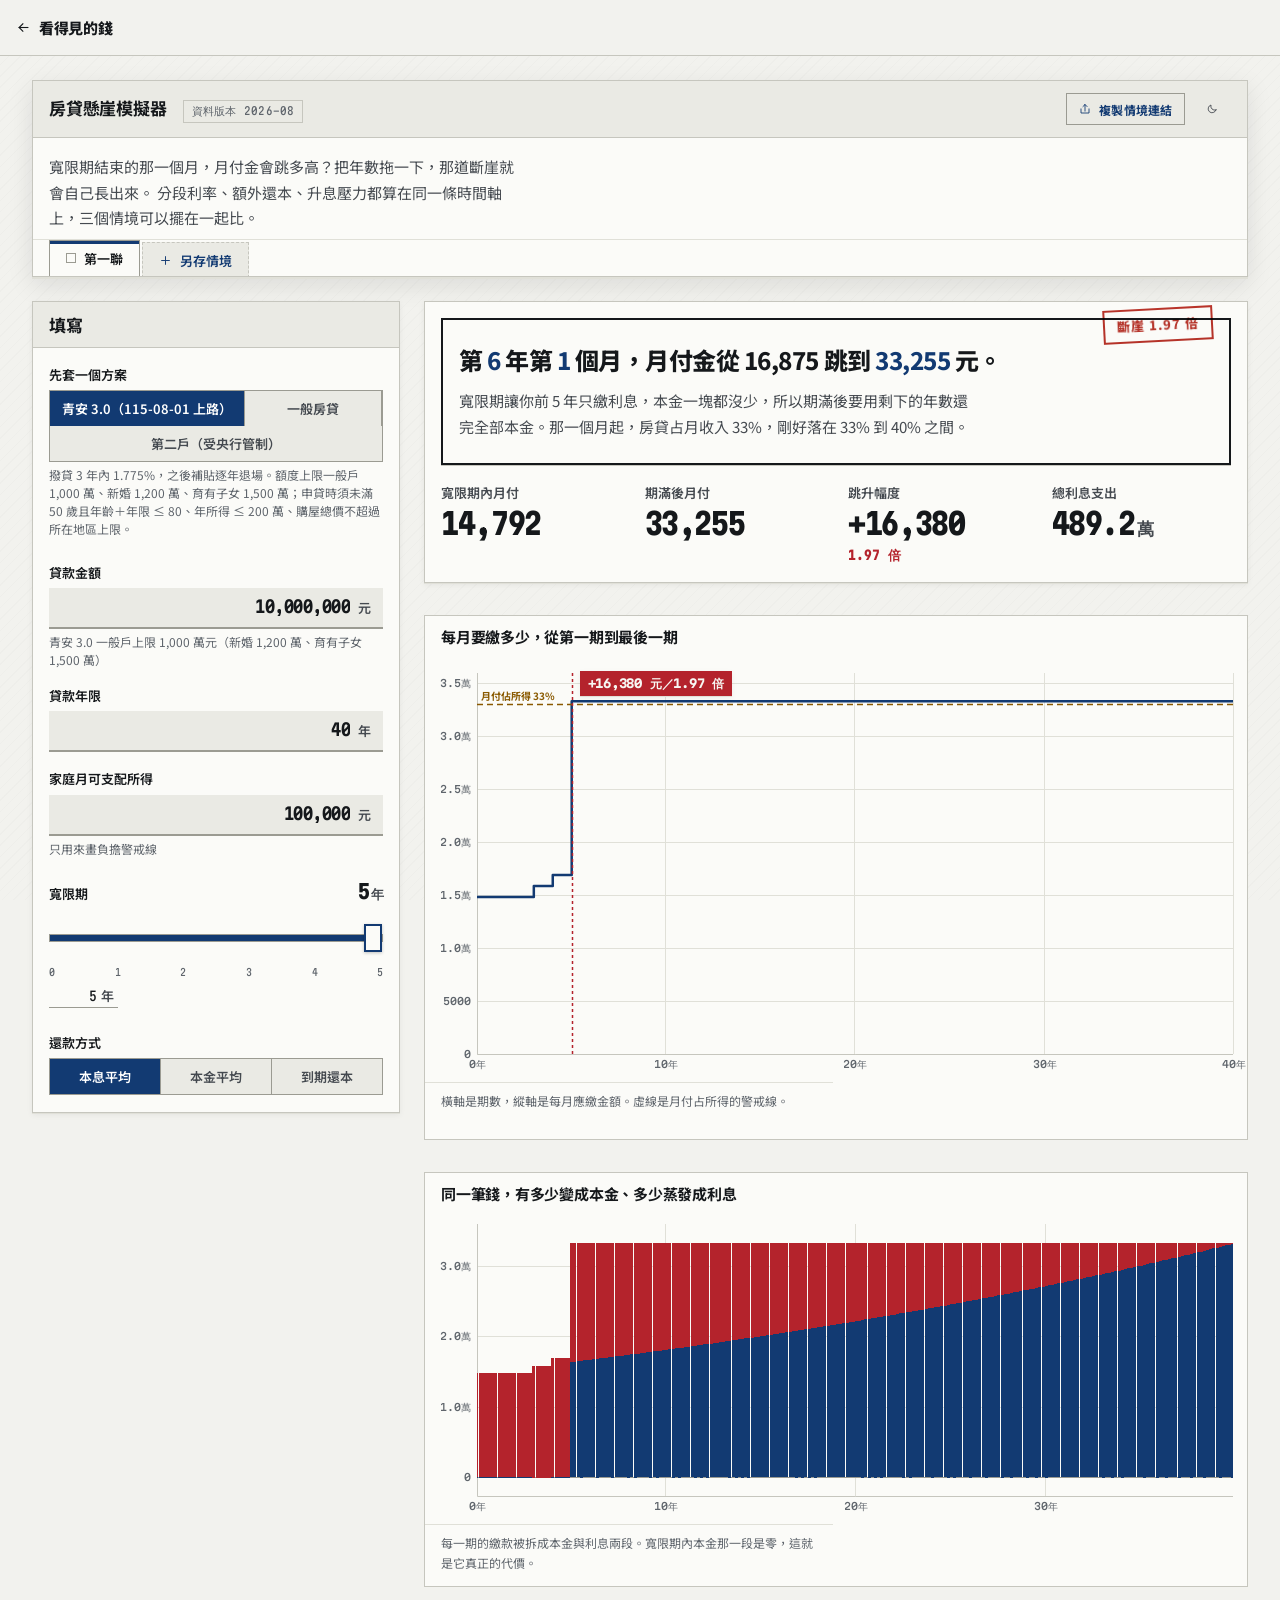
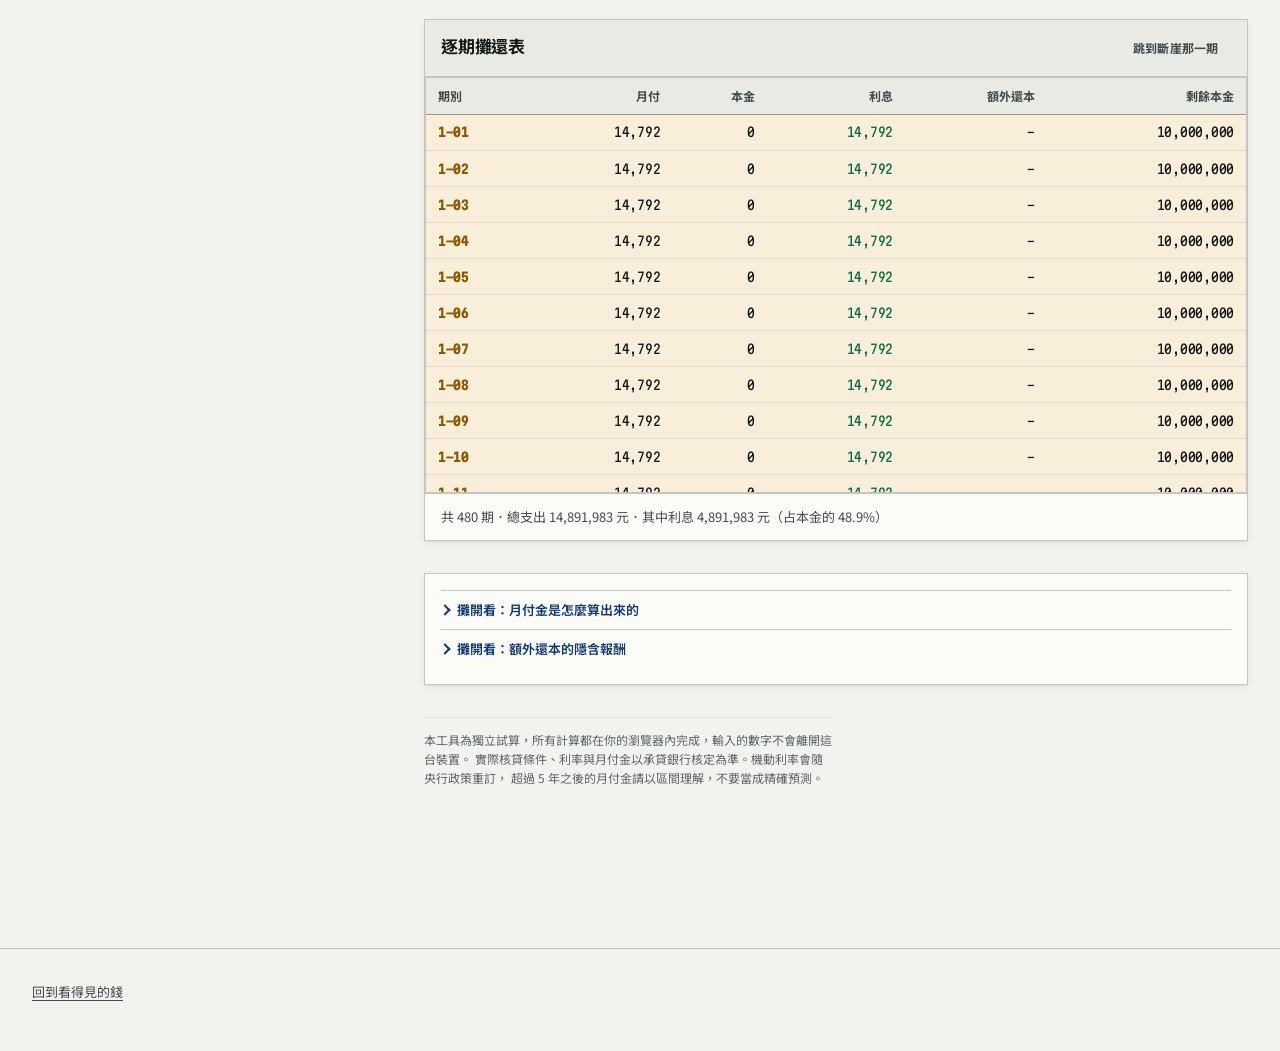
<file: apps/mortgage-cliff/index.html>
<!DOCTYPE html>
<html lang="zh-Hant-TW">
<head>
<meta charset="utf-8">
<meta name="viewport" content="width=device-width, initial-scale=1, viewport-fit=cover">
<title>房貸懸崖模擬器｜看得見的錢</title>
<meta name="description" content="寬限期結束那個月，月付金會跳多高？拖一下滑桿，親眼看見那道斷崖。支援分段利率、額外還本、升息壓力測試，三個情境可同屏比較。純前端計算，資料不離開瀏覽器。">
<meta name="color-scheme" content="light dark">
<meta property="og:title" content="房貸懸崖模擬器｜看得見的錢">
<meta property="og:description" content="寬限期結束那個月，月付金會跳多高？拖一下滑桿，親眼看見那道斷崖。">
<meta property="og:type" content="website">
<link rel="icon" href="../../favicon.svg" type="image/svg+xml">
<link rel="preconnect" href="https://fonts.googleapis.com">
<link rel="preconnect" href="https://fonts.gstatic.com" crossorigin>
<link href="https://fonts.googleapis.com/css2?family=Martian+Mono:wdth,wght@75,400..700&family=Noto+Sans+TC:wght@400;500;700;900&display=swap" rel="stylesheet">
<link rel="stylesheet" href="../../assets/css/tokens.css">
<link rel="stylesheet" href="../../assets/css/base.css">
<link rel="stylesheet" href="../../assets/css/components.css">
<link rel="stylesheet" href="./app.css">
</head>
<body>
<!--
THESIS: 把每一個財務決策做成一張能逐行核對的複寫聯單據，拒絕本品類固定端出的兩盤菜：深色霓虹儀表板，以及米色圓角的理財小幫手。
OWN-WORLD: 台灣多聯式複寫單據。四種紙色（白／淡黃／淡粉／淡藍）承載四個並存情境；台灣制漲紅跌綠為語意色，印泥靛藍是唯一強調色；全站圓角 0；髮絲格線、騎縫虛線、底線式填寫格、硃砂印記；等寬數字全站對齊到同一條格線。
STORY: 使用者拖動滑桿親手把斷崖做出來，看見自己離警戒線多遠，攤開任一個數字看公式與法源，再把這張單子傳給伴侶或行員。
FIRST VIEWPORT: 單據抬頭（名稱＋資料版本徽章）在最上；其下是情境聯籤；左欄一疊填寫格與主滑桿，右欄是月付金時間軸與那道斷崖，佔畫面主體；結論以硃砂章落在單據右上。手機改單欄：時間軸在上、輸入在下。
FORM: 台灣金融複寫聯票據；為依共鳴排序的第 6 個方向；seed key bc85ad9e。
FINISH: unreviewed and undocumented is unfinished; this build ends with the finish review, the verdict, and DESIGN.md
-->
<a class="skip-link" href="#main">跳到主要內容</a>

<main id="main" class="wrap app-main">

  <section class="sheet sheet--raised app-head">
    <div class="sheet__head">
      <h1 class="sheet__title">房貸懸崖模擬器</h1>
      <span class="datestamp" id="dataver">資料版本 -</span>
      <span class="topbar__spacer"></span>
      <span class="sheet-actions" id="sheetActions"></span>
    </div>
    <p class="app-lede">
      寬限期結束的那一個月，月付金會跳多高？把年數拖一下，那道斷崖就會自己長出來。
      分段利率、額外還本、升息壓力都算在同一條時間軸上，三個情境可以擺在一起比。
    </p>
    <div class="plies" id="plies"></div>
  </section>

  <div class="workbench">

    <!-- ============ 輸入：單據上要填的格子 ============ -->
    <form class="workbench__inputs sheet" id="inputs" autocomplete="off">
      <div class="sheet__head"><h2 class="sheet__title">填寫</h2></div>
      <div class="sheet__body">

        <fieldset class="fieldset">
          <legend class="field__label">先套一個方案</legend>
          <div class="segmented segmented--block" id="seg-preset" role="group"></div>
          <p class="field__hint" id="presetHint"></p>
        </fieldset>

        <label class="field" id="f-amount">
          <span class="field__label">貸款金額</span>
          <span class="field__control">
            <input type="text" inputmode="numeric" value="10,000,000" aria-describedby="h-amount">
            <span class="field__unit">元</span>
          </span>
          <span class="field__hint" id="h-amount">青安 3.0 一般戶上限 1,000 萬元（新婚 1,200 萬、育有子女 1,500 萬）</span>
          <span class="field__error"></span>
        </label>

        <div class="fieldgrid fieldgrid--2">
          <label class="field" id="f-years">
            <span class="field__label">貸款年限</span>
            <span class="field__control">
              <input type="text" inputmode="numeric" value="30">
              <span class="field__unit">年</span>
            </span>
            <span class="field__error"></span>
          </label>
          <label class="field" id="f-income">
            <span class="field__label">家庭月可支配所得</span>
            <span class="field__control">
              <input type="text" inputmode="numeric" value="100,000" placeholder="可留白">
              <span class="field__unit">元</span>
            </span>
            <span class="field__hint">只用來畫負擔警戒線</span>
            <span class="field__error"></span>
          </label>
        </div>

        <div class="slider" id="s-grace">
          <div class="slider__top">
            <span class="slider__label" id="l-grace">寬限期</span>
            <span class="slider__value" aria-hidden="true">5<small>年</small></span>
          </div>
          <div class="slider__track">
            <input type="range" min="0" max="5" step="1" value="5" aria-labelledby="l-grace">
          </div>
          <div class="slider__ticks"><span>0</span><span>1</span><span>2</span><span>3</span><span>4</span><span>5</span></div>
          <label class="slider__twin">
            <span class="sr-only">寬限期（年，數字輸入）</span>
            <input type="text" inputmode="numeric" value="5">
            <span class="field__unit">年</span>
          </label>
        </div>

        <fieldset class="fieldset">
          <legend class="field__label">還款方式</legend>
          <div class="segmented segmented--block" id="seg-method" role="group">
            <button type="button" class="segmented__opt" data-value="annuity" aria-pressed="true">本息平均</button>
            <button type="button" class="segmented__opt" data-value="equalPrincipal" aria-pressed="false">本金平均</button>
            <button type="button" class="segmented__opt" data-value="interestOnly" aria-pressed="false">到期還本</button>
          </div>
        </fieldset>

        <fieldset class="fieldset">
          <legend class="field__label">利率時間軸</legend>
          <p class="field__hint fieldset__hint">
            台灣多為機動利率，會隨央行重訂；青安 3.0 的補貼也會分段退場。分段填寫比填一個固定利率誠實。
          </p>
          <div id="rateRows" class="rows"></div>
          <button type="button" class="btn btn--ghost btn--sm" id="addRate">新增一段利率</button>
          <p class="field__error rows__error" id="rateError"></p>
        </fieldset>

        <fieldset class="fieldset">
          <legend class="field__label">額外還本</legend>
          <div id="extraRows" class="rows"></div>
          <button type="button" class="btn btn--ghost btn--sm" id="addExtra">新增一筆還本</button>
        </fieldset>

        <div class="slider" id="s-shock">
          <div class="slider__top">
            <span class="slider__label" id="l-shock">升息壓力</span>
            <span class="slider__value" aria-hidden="true">不變</span>
          </div>
          <div class="slider__track">
            <input type="range" min="-2" max="6" step="1" value="0" aria-labelledby="l-shock">
          </div>
          <div class="slider__ticks"><span>降2</span><span></span><span>0</span><span></span><span></span><span></span><span></span><span></span><span>升6碼</span></div>
          <label class="slider__twin">
            <span class="sr-only">升息壓力（碼，可填負數表示降息，數字輸入）</span>
            <input type="text" inputmode="numeric" value="0">
            <span class="field__unit">碼</span>
          </label>
        </div>

        <div class="btnrow">
          <button type="button" class="btn btn--quiet btn--sm" id="resetBtn">全部清空重填</button>
        </div>
      </div>
    </form>

    <!-- ============ 輸出 ============ -->
    <div class="workbench__out stack-lg">

      <section class="sheet" aria-labelledby="verdict-h">
        <div class="sheet__body">
          <div class="verdict" id="verdict">
            <span class="verdict__stamp" id="verdictStamp" hidden></span>
            <h2 class="verdict__lead" id="verdict-h">請先填入貸款條件</h2>
            <p class="verdict__body" id="verdictBody">左邊的格子填好，這裡就會告訴你那個月會發生什麼事。</p>
          </div>
          <div class="readout-row" id="readouts">
            <div class="readout"><span class="readout__label">寬限期內月付</span><span class="readout__value" data-live id="r-grace">-</span></div>
            <div class="readout"><span class="readout__label">期滿後月付</span><span class="readout__value" data-live id="r-after">-</span></div>
            <div class="readout"><span class="readout__label">跳升幅度</span><span class="readout__value" data-live id="r-jump">-</span><span class="readout__delta" data-dir="up" id="r-jumpx"></span></div>
            <div class="readout"><span class="readout__label">總利息支出</span><span class="readout__value" data-live id="r-interest">-</span></div>
          </div>
        </div>
      </section>

      <section class="plot" id="plotCard">
        <div class="plot__head">
          <h2 class="plot__title">每月要繳多少，從第一期到最後一期</h2>
          <div class="legend" id="legend"></div>
        </div>
        <canvas class="plot__canvas" id="chart" role="img" aria-labelledby="chartDesc"></canvas>
        <p class="plot__foot" id="chartDesc">
          橫軸是期數，縱軸是每月應繳金額。虛線是月付占所得的警戒線。
        </p>
      </section>

      <section class="plot" id="splitCard">
        <div class="plot__head">
          <h2 class="plot__title">同一筆錢，有多少變成本金、多少蒸發成利息</h2>
        </div>
        <canvas class="plot__canvas" id="chart2" role="img" aria-labelledby="chart2Desc"></canvas>
        <p class="plot__foot" id="chart2Desc">
          每一期的繳款被拆成本金與利息兩段。寬限期內本金那一段是零，這就是它真正的代價。
        </p>
      </section>

      <section class="sheet" id="tableCard">
        <div class="sheet__head">
          <h2 class="sheet__title">逐期攤還表</h2>
          <span class="topbar__spacer"></span>
          <button type="button" class="btn btn--quiet btn--sm" id="jumpCliff">跳到斷崖那一期</button>
        </div>
        <div class="ledger-wrap" id="ledgerWrap">
          <table class="ledger">
            <thead><tr>
              <th scope="col">期別</th><th scope="col">月付</th><th scope="col">本金</th>
              <th scope="col">利息</th><th scope="col">額外還本</th><th scope="col">剩餘本金</th>
            </tr></thead>
            <tbody></tbody>
          </table>
        </div>
        <div class="sheet__foot" id="tableFoot"></div>
      </section>

      <section class="sheet">
        <div class="sheet__body" id="formulaHost"></div>
      </section>

      <p class="disclaimer">
        本工具為獨立試算，所有計算都在你的瀏覽器內完成，輸入的數字不會離開這台裝置。
        實際核貸條件、利率與月付金以承貸銀行核定為準。機動利率會隨央行政策重訂，
        超過 5 年之後的月付金請以區間理解，不要當成精確預測。
      </p>
    </div>
  </div>
</main>

<footer class="footer">
  <div class="wrap">
    <p><a href="../../index.html">回到看得見的錢</a></p>
  </div>
</footer>

<script src="../../assets/js/vendor/gsap.min.js"></script>
<script src="../../assets/js/vendor/CustomEase.min.js"></script>
<script src="../../assets/js/vendor/ScrollTrigger.min.js"></script>
<script type="module" src="./app.js"></script>
</body>
</html>
</file>
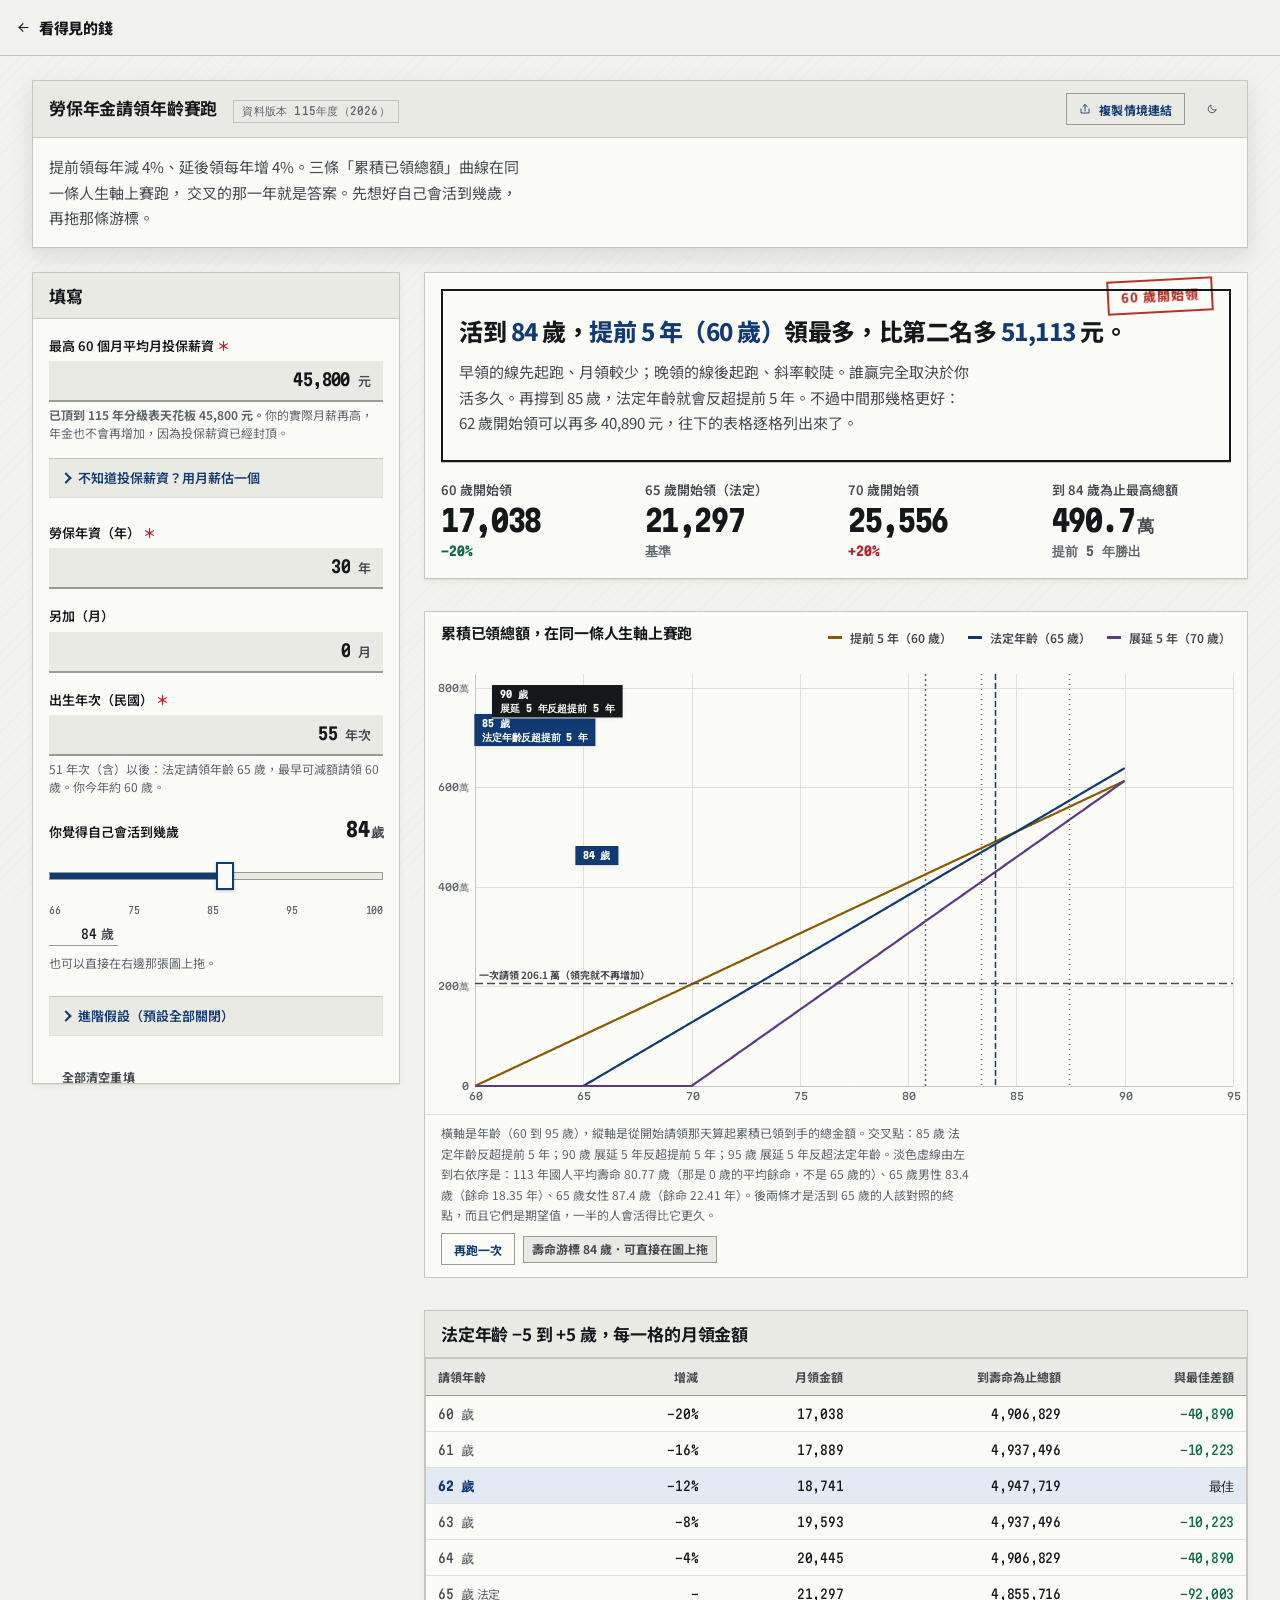
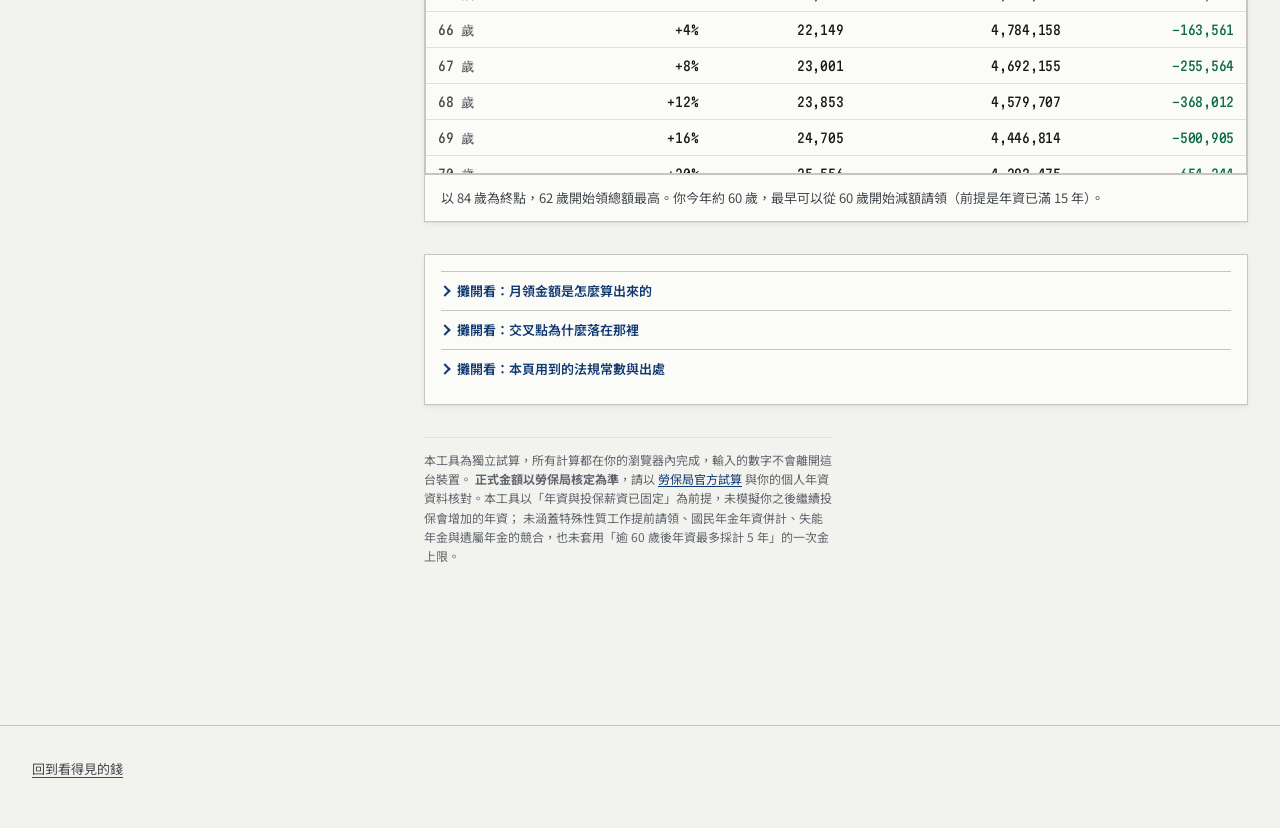
<file: apps/pension-race/index.html>
<!DOCTYPE html>
<html lang="zh-Hant-TW">
<head>
<meta charset="utf-8">
<meta name="viewport" content="width=device-width, initial-scale=1, viewport-fit=cover">
<title>勞保年金請領年齡賽跑｜看得見的錢</title>
<meta name="description" content="60 歲減領、65 歲全額、70 歲展延，三條累積已領總額曲線在同一條人生軸上賽跑，交叉的那一年就是答案。拖動預期壽命游標，勝出的線立刻改變。三格輸入、純前端計算，資料不離開瀏覽器。">
<meta name="color-scheme" content="light dark">
<meta property="og:title" content="勞保年金請領年齡賽跑｜看得見的錢">
<meta property="og:description" content="提前領少 20%、延後領多 20%。三條累積曲線在你眼前賽跑，交叉的那一年就是答案。">
<meta property="og:type" content="website">
<link rel="icon" href="../../favicon.svg" type="image/svg+xml">
<link rel="preconnect" href="https://fonts.googleapis.com">
<link rel="preconnect" href="https://fonts.gstatic.com" crossorigin>
<link href="https://fonts.googleapis.com/css2?family=Martian+Mono:wdth,wght@75,400..700&family=Noto+Sans+TC:wght@400;500;700;900&display=swap" rel="stylesheet">
<link rel="stylesheet" href="../../assets/css/tokens.css">
<link rel="stylesheet" href="../../assets/css/base.css">
<link rel="stylesheet" href="../../assets/css/components.css">
<link rel="stylesheet" href="./app.css">
</head>
<body>
<!--
THESIS: 把每一個財務決策做成一張能逐行核對的複寫聯單據，拒絕本品類固定端出的兩盤菜：深色霓虹儀表板，以及米色圓角的理財小幫手。
OWN-WORLD: 台灣多聯式複寫單據。四種紙色（白／淡黃／淡粉／淡藍）承載四個並存情境；台灣制漲紅跌綠為語意色，印泥靛藍是唯一強調色；全站圓角 0；髮絲格線、騎縫虛線、底線式填寫格、硃砂印記；等寬數字全站對齊到同一條格線。
STORY: 使用者只填三格（平均月投保薪資、年資、出生年次），三條累積已領總額曲線就在 60→95 歲的人生軸上賽跑，交叉點被打上大字標籤；接著他親手把「我會活到幾歲」的游標拖到自己相信的地方，勝出的線變粗、結論當場改寫——先押注、再揭曉，而不是被直接告知答案。
FIRST VIEWPORT: 單據抬頭（名稱＋資料版本徽章）在最上；左欄三格填寫與壽命游標，右欄先是結論卡與硃砂章，其下就是那張賽跑圖，載入即自動跑一次並在兩個交叉點停頓打標籤。手機改單欄：賽跑圖在上、填寫格在下。
FORM: 台灣金融複寫聯票據；為依共鳴排序的第 6 個方向；seed key bc85ad9e。
FINISH: unreviewed and undocumented is unfinished; this build ends with the finish review, the verdict, and DESIGN.md
-->
<a class="skip-link" href="#main">跳到主要內容</a>

<main id="main" class="wrap app-main">

  <section class="sheet sheet--raised app-head">
    <div class="sheet__head">
      <h1 class="sheet__title">勞保年金請領年齡賽跑</h1>
      <span class="datestamp" id="dataver">資料版本 -</span>
      <span class="topbar__spacer"></span>
      <span class="sheet-actions" id="sheetActions"></span>
    </div>
    <p class="app-lede">
      提前領每年減 4%、延後領每年增 4%。三條「累積已領總額」曲線在同一條人生軸上賽跑，
      交叉的那一年就是答案。先想好自己會活到幾歲，再拖那條游標。
    </p>
  </section>

  <div class="workbench">

    <!-- ============ 輸入：只有三格 ============ -->
    <form class="workbench__inputs sheet" id="inputs" autocomplete="off">
      <div class="sheet__head"><h2 class="sheet__title">填寫</h2></div>
      <div class="sheet__body">

        <label class="field" id="f-salary">
          <span class="field__label">最高 60 個月平均月投保薪資 <span class="field__req" aria-hidden="true">＊</span></span>
          <span class="field__control">
            <input type="text" inputmode="numeric" value="45,800" required aria-required="true" aria-describedby="h-salary">
            <span class="field__unit">元</span>
          </span>
          <span class="field__hint" id="h-salary">115 年分級表天花板 45,800 元，超過一律以 45,800 計。</span>
          <span class="field__error"></span>
        </label>

        <details class="helper" id="wageHelp">
          <summary>不知道投保薪資？用月薪估一個</summary>
          <div class="helper__body">
            <label class="field" id="f-wage">
              <span class="field__label">目前月薪資總額</span>
              <span class="field__control">
                <input type="text" inputmode="numeric" placeholder="例如 52,000">
                <span class="field__unit">元</span>
              </span>
              <span class="field__hint">按 115 年投保薪資分級表對應到級距上限，只是估計值，正式數字請查勞保局個人資料。</span>
            </label>
            <button type="button" class="btn btn--ghost btn--sm" id="wageApply">換算成投保薪資</button>
          </div>
        </details>

        <div class="fieldgrid fieldgrid--2">
          <label class="field" id="f-years">
            <span class="field__label">勞保年資（年） <span class="field__req" aria-hidden="true">＊</span></span>
            <span class="field__control">
              <input type="text" inputmode="numeric" value="30" required aria-required="true">
              <span class="field__unit">年</span>
            </span>
            <span class="field__error"></span>
          </label>
          <label class="field" id="f-months">
            <span class="field__label">另加（月）</span>
            <span class="field__control">
              <input type="text" inputmode="numeric" value="0">
              <span class="field__unit">月</span>
            </span>
            <span class="field__error"></span>
          </label>
        </div>

        <label class="field" id="f-birth">
          <span class="field__label">出生年次（民國） <span class="field__req" aria-hidden="true">＊</span></span>
          <span class="field__control">
            <input type="text" inputmode="numeric" value="55" required aria-required="true" aria-describedby="h-birth">
            <span class="field__unit">年次</span>
          </span>
          <span class="field__hint" id="h-birth">法定請領年齡 -</span>
          <span class="field__error"></span>
        </label>

        <div class="slider" id="s-life">
          <div class="slider__top">
            <span class="slider__label" id="l-life">你覺得自己會活到幾歲</span>
            <span class="slider__value" aria-hidden="true">84<small>歲</small></span>
          </div>
          <div class="slider__track">
            <input type="range" min="66" max="100" step="1" value="84" aria-labelledby="l-life">
          </div>
          <div class="slider__ticks"><span>66</span><span>75</span><span>85</span><span>95</span><span>100</span></div>
          <label class="slider__twin">
            <span class="sr-only">預期壽命（歲，數字輸入）</span>
            <input type="text" inputmode="numeric">
            <span class="field__unit">歲</span>
          </label>
          <p class="field__hint">也可以直接在右邊那張圖上拖。</p>
        </div>

        <details class="helper" id="advanced">
          <summary>進階假設（預設全部關閉）</summary>
          <div class="helper__body">

            <fieldset class="fieldset">
              <legend class="field__label">適用制度</legend>
              <div class="segmented segmented--block" id="seg-system" role="group">
                <button type="button" class="segmented__opt" data-value="legacy" aria-pressed="true">98 年前已有勞保年資</button>
                <button type="button" class="segmented__opt" data-value="annuity" aria-pressed="false">98 年後才初次加保</button>
              </div>
              <p class="field__hint">
                98 年 1 月 1 日勞保年金施行前已有年資者，才可以「一次請領老年給付」（月數規則完全不同）。
                98 年後初次加保者只有年金制。
              </p>
            </fieldset>

            <label class="field" id="f-salary36">
              <span class="field__label">一次請領適用之平均月投保薪資</span>
              <span class="field__control">
                <input type="text" inputmode="numeric" value="45,800">
                <span class="field__unit">元</span>
              </span>
              <span class="field__hint">一次請領老年給付採「退保前 36 個月」平均，與年金的「最高 60 個月」平均是兩個數字，通常前者較低。</span>
            </label>

            <label class="switch" id="sw-cpi">
              <input type="checkbox">
              <span class="switch__box"></span>
              <span>套用物價調整（累計成長率達 5% 才調）</span>
            </label>
            <label class="field field--tight" id="f-cpi">
              <span class="field__label">假設年通膨率</span>
              <span class="field__control">
                <input type="text" inputmode="decimal" value="2">
                <span class="field__unit">%</span>
              </span>
              <span class="field__hint">這是你自己設的假設，不是官方預測。法規是累計達 5% 才依該成長率調整，不是每年調。</span>
            </label>

            <fieldset class="fieldset">
              <legend class="field__label">勞保財務壓力情境</legend>
              <div class="segmented segmented--block" id="seg-cut" role="group">
                <button type="button" class="segmented__opt" data-value="100" aria-pressed="true">不打折</button>
                <button type="button" class="segmented__opt" data-value="90" aria-pressed="false">9 折</button>
                <button type="button" class="segmented__opt" data-value="80" aria-pressed="false">8 折</button>
              </div>
              <p class="field__hint">
                <b>使用者自選假設，非官方預測。</b>目前沒有任何法律規定年金會被打折；這個開關只是讓你看見「如果」的形狀。
              </p>
            </fieldset>

          </div>
        </details>

        <div class="btnrow">
          <button type="button" class="btn btn--quiet btn--sm" id="resetBtn">全部清空重填</button>
        </div>
      </div>
    </form>

    <!-- ============ 輸出 ============ -->
    <div class="workbench__out stack-lg">

      <section class="sheet" aria-labelledby="verdict-h">
        <div class="sheet__body">
          <div class="verdict" id="verdict">
            <span class="verdict__stamp" id="verdictStamp" hidden></span>
            <h2 class="verdict__lead" id="verdict-h">請先填入投保薪資、年資與出生年次</h2>
            <p class="verdict__body" id="verdictBody">左邊填好三格，這裡就會告訴你哪個年齡開始領最划算。</p>
          </div>
          <div class="readout-row" id="readouts">
            <div class="readout"><span class="readout__label" id="lb-early">提前 5 年月領</span><span class="readout__value" data-live id="r-early">-</span><span class="readout__delta" data-dir="down" id="r-earlyd"></span></div>
            <div class="readout"><span class="readout__label" id="lb-legal">法定年齡月領</span><span class="readout__value" data-live id="r-legal">-</span><span class="readout__delta" data-dir="flat" id="r-legald"></span></div>
            <div class="readout"><span class="readout__label" id="lb-defer">展延 5 年月領</span><span class="readout__value" data-live id="r-defer">-</span><span class="readout__delta" data-dir="up" id="r-deferd"></span></div>
            <div class="readout"><span class="readout__label" id="lb-best">到壽命為止最高總額</span><span class="readout__value" data-live id="r-best">-</span><span class="readout__delta" data-dir="flat" id="r-bestd"></span></div>
          </div>
        </div>
      </section>

      <!-- 招牌視覺：三條累積曲線的賽跑 -->
      <section class="plot" id="plotCard">
        <div class="plot__head">
          <h2 class="plot__title">累積已領總額，在同一條人生軸上賽跑</h2>
          <div class="legend" id="legend"></div>
        </div>
        <canvas class="plot__canvas" id="chart" role="img" aria-labelledby="chartDesc"></canvas>
        <div class="plot__foot">
          <p id="chartDesc" class="plot__desc">
            橫軸是年齡，縱軸是從開始請領那天算起、累積已經領到手的總金額。
          </p>
          <div class="btnrow plot__actions">
            <button type="button" class="btn btn--ghost btn--sm" id="raceBtn">再跑一次</button>
            <span class="chip" id="lifeChip">壽命游標 84 歲</span>
          </div>
        </div>
      </section>

      <!-- 年資未滿 15 年：整個介面換成一次金，不算出一個不存在的月退 -->
      <section class="sheet" id="lumpCard" hidden>
        <div class="sheet__head">
          <h2 class="sheet__title">你的情況：老年一次金</h2>
        </div>
        <div class="sheet__body stack">
          <div class="state state--refuse" id="refuse">
            <h3 class="state__title">這個問題現在回答不了：你沒有月退可以比</h3>
            <p class="state__body" id="refuseBody">
              勞保年資未滿 15 年，依法不能請領老年年金，只能請領老年一次金。
              沒有三條月領曲線可以賽跑，所以這張圖不畫；畫出來的會是一個不存在的東西。
            </p>
          </div>
          <div class="readout-row" id="lumpReadouts">
            <div class="readout"><span class="readout__label">老年一次金</span><span class="readout__value" id="r-lump">-</span></div>
            <div class="readout"><span class="readout__label">給付月數</span><span class="readout__value" id="r-lumpm">-</span></div>
            <div class="readout"><span class="readout__label">可請領年齡</span><span class="readout__value" id="r-lumpage">-</span></div>
          </div>
          <p class="note" id="lumpNote"></p>
        </div>
      </section>

      <!-- 次要：每個請領年齡的月領金額與終身總額 -->
      <section class="sheet" id="tableCard">
        <div class="sheet__head">
          <h2 class="sheet__title">法定年齡 −5 到 +5 歲，每一格的月領金額</h2>
        </div>
        <div class="ledger-wrap" id="ledgerWrap">
          <table class="ledger">
            <thead><tr>
              <th scope="col">請領年齡</th>
              <th scope="col">增減</th>
              <th scope="col">月領金額</th>
              <th scope="col">到壽命為止總額</th>
              <th scope="col">與最佳差額</th>
            </tr></thead>
            <tbody id="ageBody"></tbody>
          </table>
        </div>
        <div class="sheet__foot" id="tableFoot"></div>
      </section>

      <section class="sheet">
        <div class="sheet__body" id="formulaHost"></div>
      </section>

      <p class="disclaimer" id="disclaimer">
        本工具為獨立試算，所有計算都在你的瀏覽器內完成，輸入的數字不會離開這台裝置。
        <b>正式金額以勞保局核定為準</b>，請以
        <a href="https://www.bli.gov.tw/0014162.html" rel="noopener">勞保局官方試算</a>
        與你的個人年資資料核對。本工具以「年資與投保薪資已固定」為前提，未模擬你之後繼續投保會增加的年資；
        未涵蓋特殊性質工作提前請領、國民年金年資併計、失能年金與遺屬年金的競合，也未套用「逾 60 歲後年資最多採計 5 年」的一次金上限。
      </p>
    </div>
  </div>
</main>

<footer class="footer">
  <div class="wrap">
    <p><a href="../../index.html">回到看得見的錢</a></p>
  </div>
</footer>

<script src="../../assets/js/vendor/gsap.min.js"></script>
<script src="../../assets/js/vendor/CustomEase.min.js"></script>
<script src="../../assets/js/vendor/ScrollTrigger.min.js"></script>
<script type="module" src="./app.js"></script>
</body>
</html>
</file>
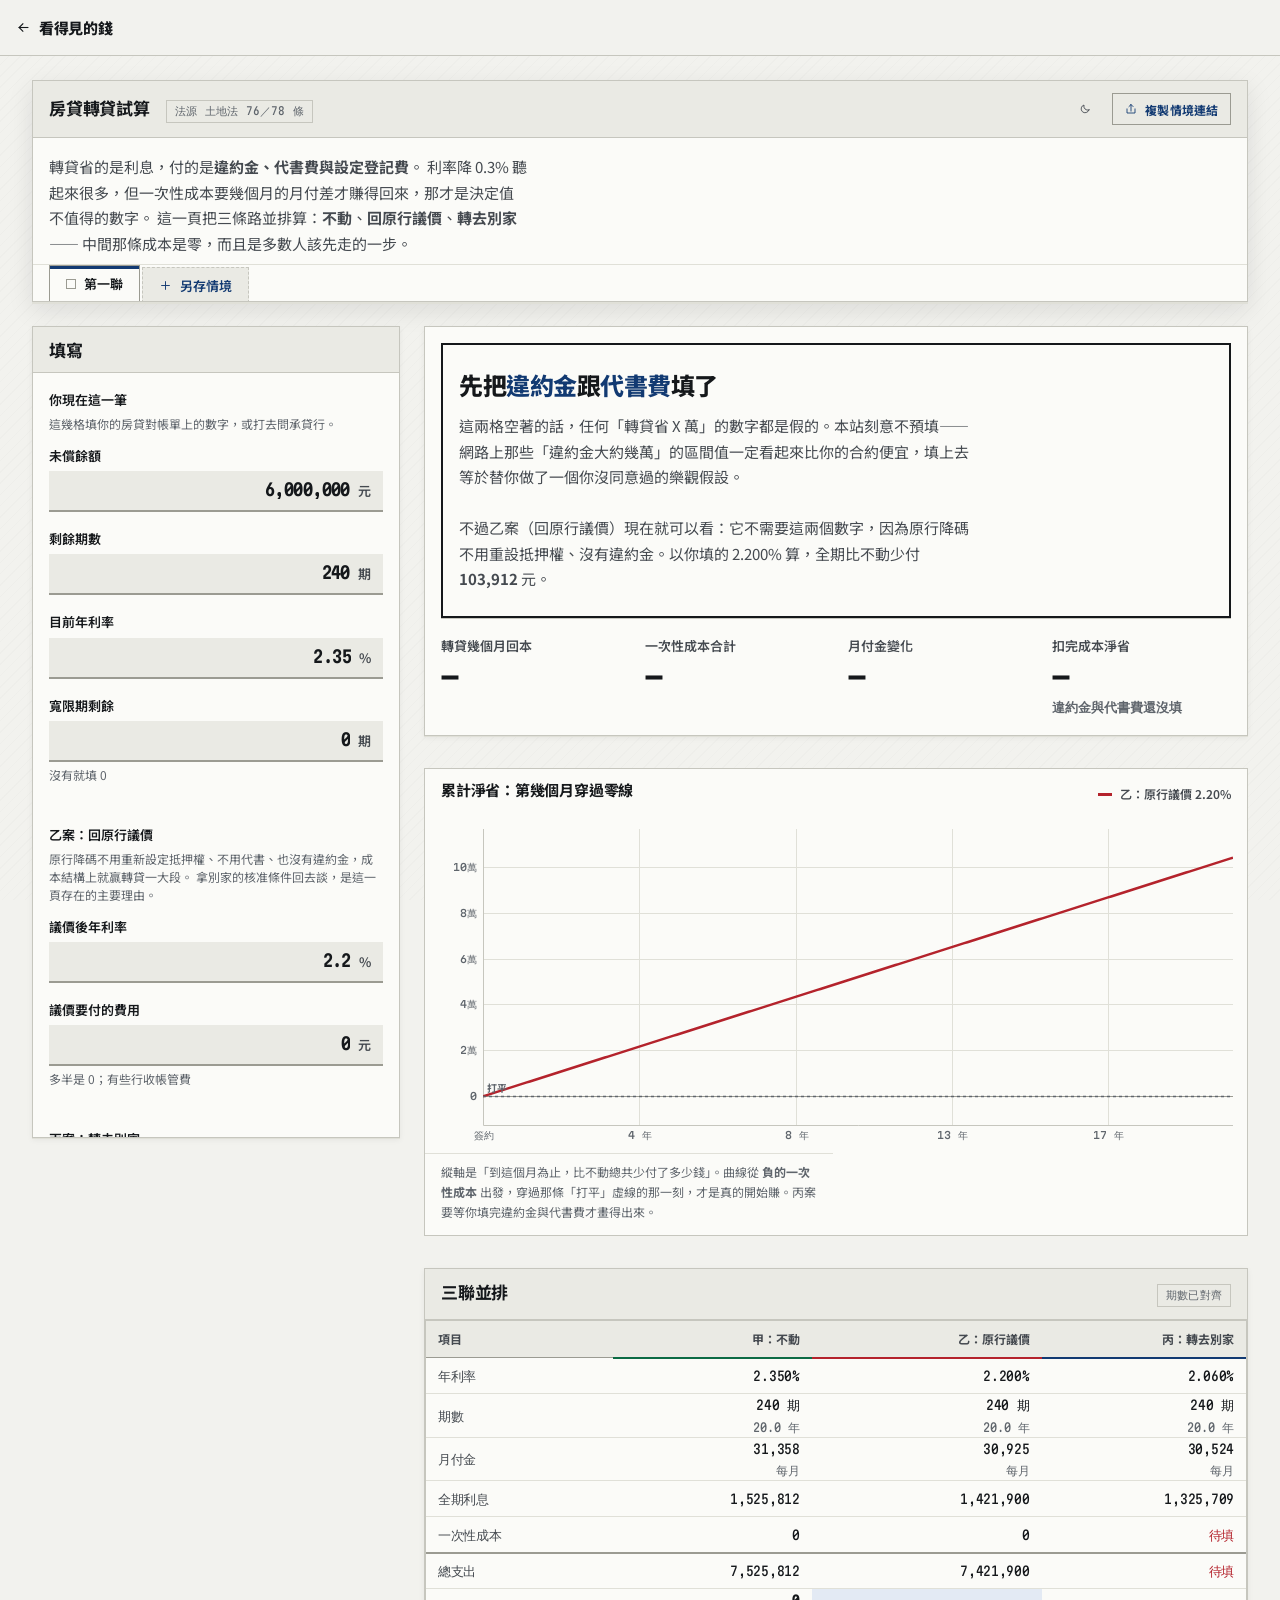
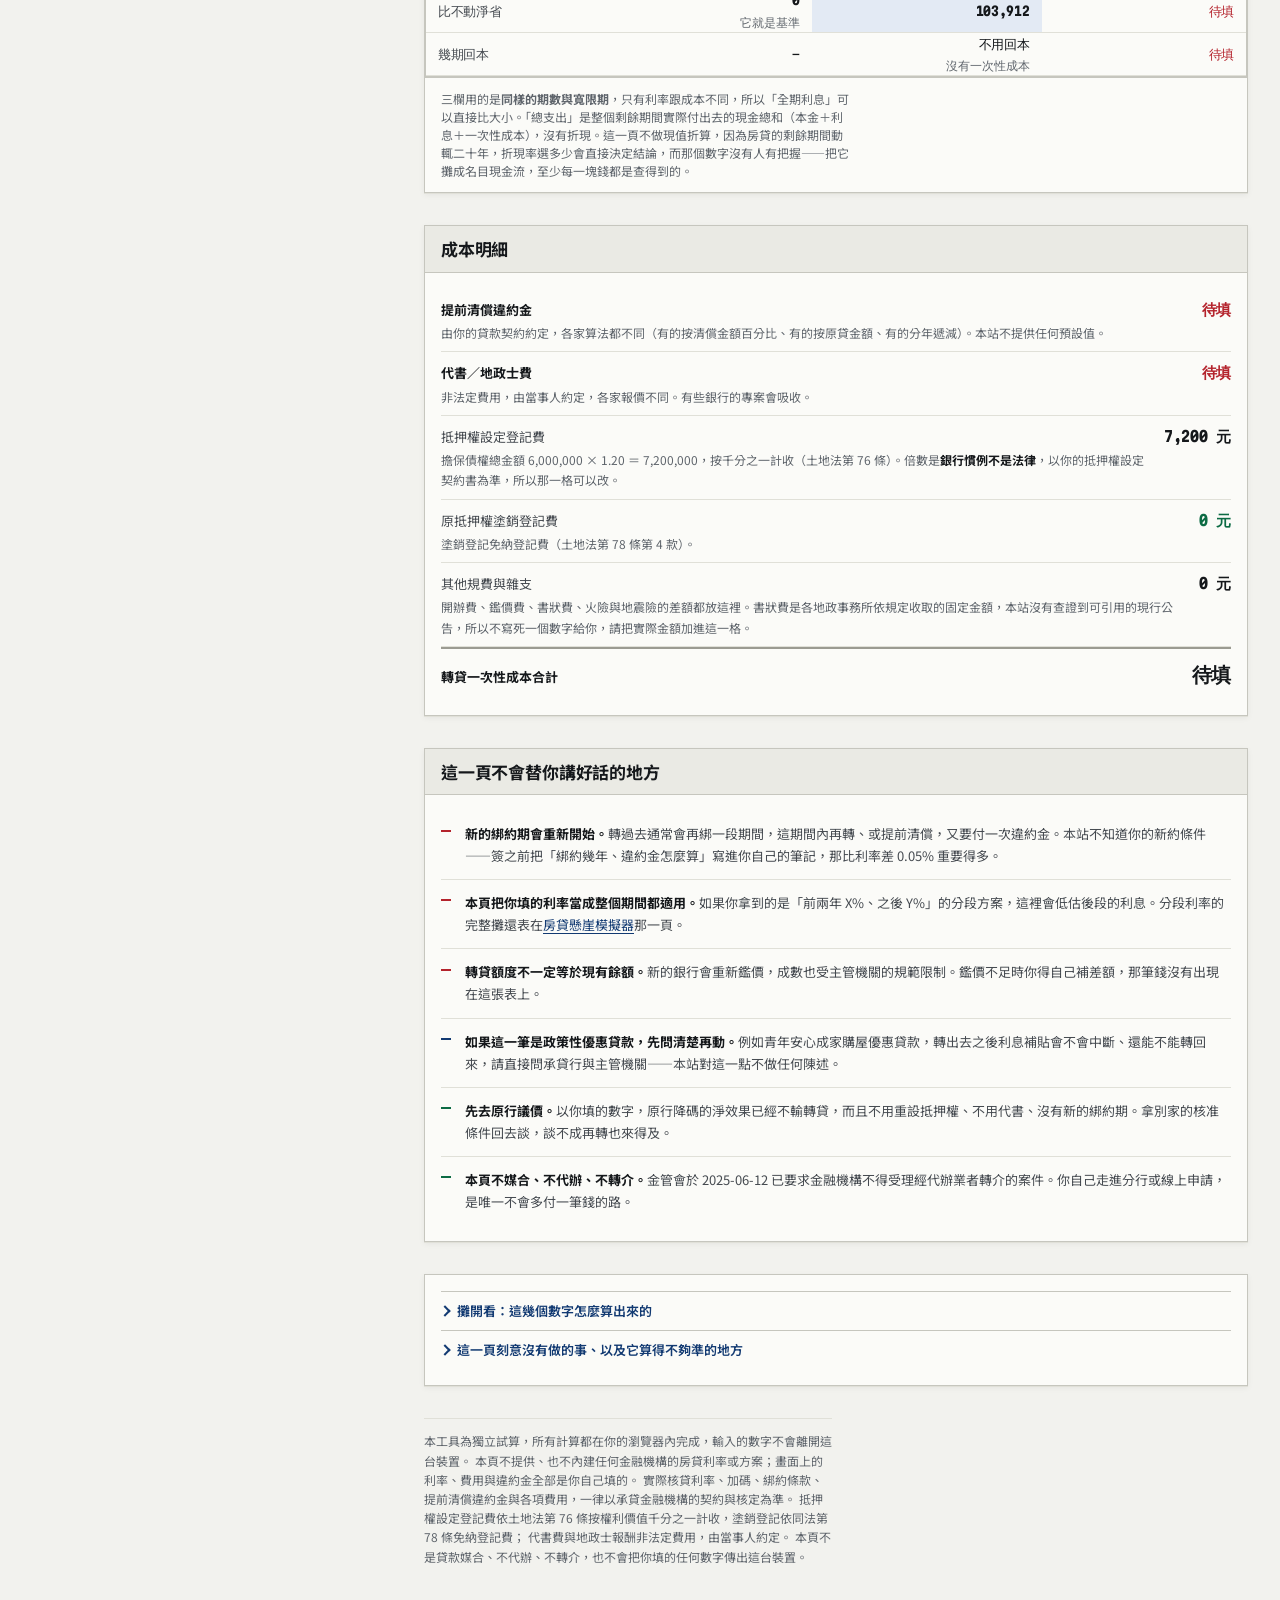
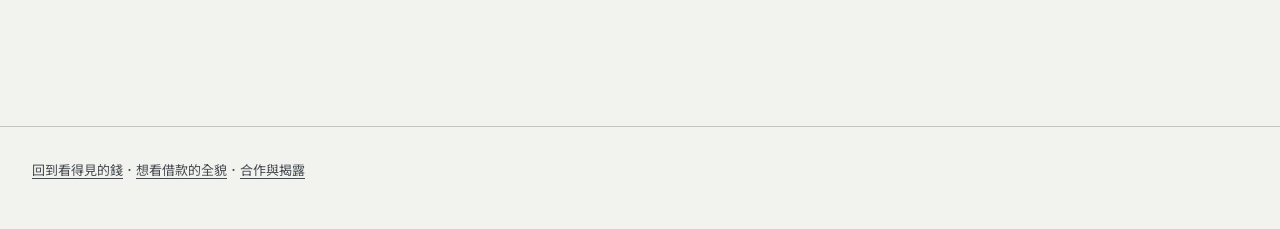
<file: apps/refinance/index.html>
<!DOCTYPE html>
<html lang="zh-Hant-TW">
<head>
<meta charset="utf-8">
<meta name="viewport" content="width=device-width, initial-scale=1, viewport-fit=cover">
<title>房貸轉貸試算｜扣掉違約金與代書費之後到底省不省、幾個月回本｜看得見的錢</title>
<meta name="description" content="轉貸省的是利息，付的是違約金、代書費與設定登記費。這裡把三條路並排算：不動、回原行議價、轉去別家。給你月付金差、總利息差、一次性成本，以及最重要的那個數字——第幾個月才真的回本。純前端計算，資料不離開瀏覽器。">
<meta name="color-scheme" content="light dark">
<meta property="og:title" content="轉貸到底幾個月回本？">
<meta property="og:description" content="降 0.3% 聽起來很多，違約金與代書費一扣可能要兩年才回本。三條路並排算給你看。">
<meta property="og:type" content="website">
<meta property="og:locale" content="zh_TW">
<link rel="icon" href="../../favicon.svg" type="image/svg+xml">
<link rel="preconnect" href="https://fonts.googleapis.com">
<link rel="preconnect" href="https://fonts.gstatic.com" crossorigin>
<link href="https://fonts.googleapis.com/css2?family=Martian+Mono:wdth,wght@75,400..700&family=Noto+Sans+TC:wght@400;500;700;900&display=swap" rel="stylesheet">
<link rel="stylesheet" href="../../assets/css/tokens.css">
<link rel="stylesheet" href="../../assets/css/base.css">
<link rel="stylesheet" href="../../assets/css/components.css">
<link rel="stylesheet" href="./app.css">
</head>
<body>
<!--
THESIS: 轉貸的文章都在比利率，但利率差只是分子。真正決定值不值得的是「一次性成本要幾個月的月付差才賺得回來」，
        而那筆成本裡最大的一項——提前清償違約金——只有使用者自己的契約知道，沒有任何一篇文章能替他填。
        所以這一頁不預填任何區間值，違約金與代書費空白就不給判決；而且一定要有第三條路：
        回原行議價。原行議價成本是零，是絕大多數人該先走的那一步，而所有導流型網站都不會告訴你。
OWN-WORLD: 台灣多聯式複寫單據。四種紙色承載並存情境；台灣制漲紅跌綠為語意色，印泥靛藍是唯一強調色；
        全站圓角 0；髮絲格線、騎縫虛線、底線式填寫格、硃砂印記；等寬數字全站對齊到同一條格線。
STORY: 使用者填完餘額、期數、現在的利率，再填一個他被開出的新利率，看見三條路並排；
        接著被要求填違約金與代書費（空白就不給答案），填完那一刻回本曲線出現，
        他看見自己在第幾個月穿過零線，以及年限如果拉長，那條線會在後段怎麼掉回去。
FIRST VIEWPORT: 單據抬頭與資料版本在最上；一句話說明這裡在算什麼；
        左欄是現況三格，右欄最上方就是三聯判決與「第幾個月回本」。
FORM: 台灣金融複寫聯票據；為依共鳴排序的第 6 個方向；seed key bc85ad9e。
FINISH: unreviewed and undocumented is unfinished; this build ends with the finish review, the verdict, and DESIGN.md
-->
<a class="skip-link" href="#main">跳到主要內容</a>

<main id="main" class="wrap app-main">

  <section class="sheet sheet--raised app-head">
    <div class="sheet__head">
      <h1 class="sheet__title">房貸轉貸試算</h1>
      <span class="datestamp" id="dataver">資料版本 —</span>
      <span class="topbar__spacer"></span>
      <span class="sheet-actions" id="sheetActions"></span>
    </div>
    <p class="app-lede">
      轉貸省的是利息，付的是<b>違約金、代書費與設定登記費</b>。
      利率降 0.3% 聽起來很多，但一次性成本要幾個月的月付差才賺得回來，那才是決定值不值得的數字。
      這一頁把三條路並排算：<b>不動</b>、<b>回原行議價</b>、<b>轉去別家</b>——
      中間那條成本是零，而且是多數人該先走的一步。
    </p>
    <div class="plies" id="plies"></div>
  </section>

  <div class="workbench">

    <!-- ============ 輸入 ============ -->
    <form class="workbench__inputs sheet" id="inputs" autocomplete="off">
      <div class="sheet__head"><h2 class="sheet__title">填寫</h2></div>
      <div class="sheet__body">

        <fieldset class="fieldset">
          <legend class="field__label">你現在這一筆</legend>
          <p class="field__hint fieldset__hint" id="fromLine"></p>
          <div class="fieldgrid fieldgrid--2">
            <label class="field" id="f-balance">
              <span class="field__label">未償餘額</span>
              <span class="field__control">
                <input type="text" inputmode="numeric" value="6,000,000">
                <span class="field__unit">元</span>
              </span>
              <span class="field__error"></span>
            </label>
            <label class="field" id="f-months">
              <span class="field__label">剩餘期數</span>
              <span class="field__control">
                <input type="text" inputmode="numeric" value="240">
                <span class="field__unit">期</span>
              </span>
              <span class="field__error"></span>
            </label>
            <label class="field" id="f-rate">
              <span class="field__label">目前年利率</span>
              <span class="field__control">
                <input type="text" inputmode="decimal" value="2.35">
                <span class="field__unit">%</span>
              </span>
              <span class="field__error"></span>
            </label>
            <label class="field" id="f-grace">
              <span class="field__label">寬限期剩餘</span>
              <span class="field__control">
                <input type="text" inputmode="numeric" value="0">
                <span class="field__unit">期</span>
              </span>
              <span class="field__hint">沒有就填 0</span>
              <span class="field__error"></span>
            </label>
          </div>
        </fieldset>

        <fieldset class="fieldset">
          <legend class="field__label">乙案：回原行議價</legend>
          <p class="field__hint fieldset__hint">
            原行降碼不用重新設定抵押權、不用代書、也沒有違約金，成本結構上就贏轉貸一大段。
            拿別家的核准條件回去談，是這一頁存在的主要理由。
          </p>
          <div class="fieldgrid fieldgrid--2">
            <label class="field" id="f-rateB">
              <span class="field__label">議價後年利率</span>
              <span class="field__control">
                <input type="text" inputmode="decimal" value="2.20">
                <span class="field__unit">%</span>
              </span>
              <span class="field__error"></span>
            </label>
            <label class="field" id="f-costB">
              <span class="field__label">議價要付的費用</span>
              <span class="field__control">
                <input type="text" inputmode="numeric" value="0">
                <span class="field__unit">元</span>
              </span>
              <span class="field__hint">多半是 0；有些行收帳管費</span>
              <span class="field__error"></span>
            </label>
          </div>
        </fieldset>

        <fieldset class="fieldset">
          <legend class="field__label">丙案：轉去別家</legend>
          <div class="fieldgrid fieldgrid--2">
            <label class="field" id="f-rateC">
              <span class="field__label">新的年利率</span>
              <span class="field__control">
                <input type="text" inputmode="decimal" value="2.06">
                <span class="field__unit">%</span>
              </span>
              <span class="field__error"></span>
            </label>
            <label class="field" id="f-monthsC">
              <span class="field__label">新的貸款期數</span>
              <span class="field__control">
                <input type="text" inputmode="numeric" value="240">
                <span class="field__unit">期</span>
              </span>
              <span class="field__error"></span>
            </label>
            <label class="field" id="f-graceC">
              <span class="field__label">新的寬限期</span>
              <span class="field__control">
                <input type="text" inputmode="numeric" value="0">
                <span class="field__unit">期</span>
              </span>
              <span class="field__error"></span>
            </label>
          </div>
          <label class="switch">
            <input type="checkbox" id="ck-align" checked>
            <span class="switch__box"></span>
            <span>用相同期數比較</span>
          </label>
          <p class="field__hint" id="alignHint"></p>
        </fieldset>

        <fieldset class="fieldset">
          <legend class="field__label">轉貸的一次性成本</legend>
          <p class="field__hint fieldset__hint">
            這兩格<b>本站不預填</b>。網路上那些「違約金大約 X 萬」的區間值是最容易誤導人的東西，
            因為它們一定看起來比你的合約便宜。翻你的契約，或打去問，然後填真的數字。
          </p>
          <div class="fieldgrid fieldgrid--2">
            <label class="field field--required" id="f-penalty">
              <span class="field__label">提前清償違約金</span>
              <span class="field__control">
                <input type="text" inputmode="numeric" value="" placeholder="翻你的合約">
                <span class="field__unit">元</span>
              </span>
              <span class="field__hint">綁約期外通常是 0，但 0 也要自己確認過再填</span>
              <span class="field__error"></span>
            </label>
            <label class="field field--required" id="f-agent">
              <span class="field__label">代書／地政士費</span>
              <span class="field__control">
                <input type="text" inputmode="numeric" value="" placeholder="跟行員問">
                <span class="field__unit">元</span>
              </span>
              <span class="field__hint">非法定費用，各家報價不同</span>
              <span class="field__error"></span>
            </label>
            <label class="field" id="f-multiple">
              <span class="field__label">擔保債權倍數</span>
              <span class="field__control">
                <input type="text" inputmode="decimal" value="1.2">
                <span class="field__unit">倍</span>
              </span>
              <span class="field__hint">看你的設定契約，通常 1.2</span>
              <span class="field__error"></span>
            </label>
            <label class="field" id="f-misc">
              <span class="field__label">其他規費與雜支</span>
              <span class="field__control">
                <input type="text" inputmode="numeric" value="0">
                <span class="field__unit">元</span>
              </span>
              <span class="field__hint">開辦、鑑價、書狀費、火險差額</span>
              <span class="field__error"></span>
            </label>
          </div>
        </fieldset>

        <div class="btnrow">
          <button type="button" class="btn btn--quiet btn--sm" id="resetBtn">全部清空重填</button>
        </div>
      </div>
    </form>

    <!-- ============ 輸出 ============ -->
    <div class="workbench__out stack-lg">

      <section class="sheet" aria-labelledby="verdict-h">
        <div class="sheet__body">
          <div class="verdict" id="verdict">
            <span class="verdict__stamp" id="verdictStamp" hidden></span>
            <h2 class="verdict__lead" id="verdict-h">先把違約金跟代書費填了</h2>
            <p class="verdict__body" id="verdictBody">
              這兩格空著的話，任何「轉貸省 X 萬」的數字都是假的。
            </p>
          </div>
          <div class="readout-row" id="readouts">
            <div class="readout"><span class="readout__label">轉貸幾個月回本</span><span class="readout__value" data-live id="r-payback">—</span></div>
            <div class="readout"><span class="readout__label">一次性成本合計</span><span class="readout__value" data-live id="r-cost">—</span></div>
            <div class="readout"><span class="readout__label">月付金變化</span><span class="readout__value" data-live id="r-pmt">—</span></div>
            <div class="readout"><span class="readout__label">扣完成本淨省</span><span class="readout__value" data-live id="r-net">—</span><span class="readout__delta" id="r-netNote"></span></div>
          </div>
        </div>
      </section>

      <section class="plot" id="paybackCard">
        <div class="plot__head">
          <h2 class="plot__title">累計淨省：第幾個月穿過零線</h2>
          <div class="legend" id="legend"></div>
        </div>
        <canvas class="plot__canvas" id="payback" role="img" aria-labelledby="paybackDesc"></canvas>
        <p class="plot__foot" id="paybackDesc">
          縱軸是「到這個月為止，比不動總共少付了多少錢」，一開始是負的，因為成本先付出去。
          線穿過零線那一刻才是真的開始賺。
        </p>
      </section>

      <section class="sheet" id="threeCard">
        <div class="sheet__head">
          <h2 class="sheet__title">三聯並排</h2>
          <span class="topbar__spacer"></span>
          <span class="datestamp" id="alignNote"></span>
        </div>
        <div class="ledger-wrap">
          <table class="ledger">
            <thead><tr>
              <th scope="col">項目</th>
              <th scope="col">甲：不動</th>
              <th scope="col">乙：原行議價</th>
              <th scope="col">丙：轉去別家</th>
            </tr></thead>
            <tbody id="threeRows"></tbody>
          </table>
        </div>
        <div class="sheet__foot" id="threeFoot"></div>
      </section>

      <section class="sheet" id="costCard">
        <div class="sheet__head">
          <h2 class="sheet__title">成本明細</h2>
        </div>
        <div class="sheet__body" id="costBody"></div>
      </section>

      <section class="sheet" id="trapCard">
        <div class="sheet__head">
          <h2 class="sheet__title">這一頁不會替你講好話的地方</h2>
        </div>
        <div class="sheet__body" id="trapBody"></div>
      </section>

      <section class="sheet">
        <div class="sheet__body" id="formulaHost"></div>
      </section>

      <div id="discloseHost"></div>

      <p class="disclaimer">
        本工具為獨立試算，所有計算都在你的瀏覽器內完成，輸入的數字不會離開這台裝置。
        本頁不提供、也不內建任何金融機構的房貸利率或方案；畫面上的利率、費用與違約金全部是你自己填的。
        實際核貸利率、加碼、綁約條款、提前清償違約金與各項費用，一律以承貸金融機構的契約與核定為準。
        抵押權設定登記費依土地法第 76 條按權利價值千分之一計收，塗銷登記依同法第 78 條免納登記費；
        代書費與地政士報酬非法定費用，由當事人約定。
        本頁不是貸款媒合、不代辦、不轉介，也不會把你填的任何數字傳出這台裝置。
      </p>
    </div>
  </div>
</main>

<footer class="footer">
  <div class="wrap">
    <p>
      <a href="../../index.html">回到看得見的錢</a>．<a href="../borrow/">想看借款的全貌</a>．<a href="../../disclosure.html">合作與揭露</a>
    </p>
  </div>
</footer>

<script src="../../assets/js/vendor/gsap.min.js"></script>
<script src="../../assets/js/vendor/CustomEase.min.js"></script>
<script src="../../assets/js/vendor/ScrollTrigger.min.js"></script>
<script type="module" src="./app.js"></script>
</body>
</html>
</file>
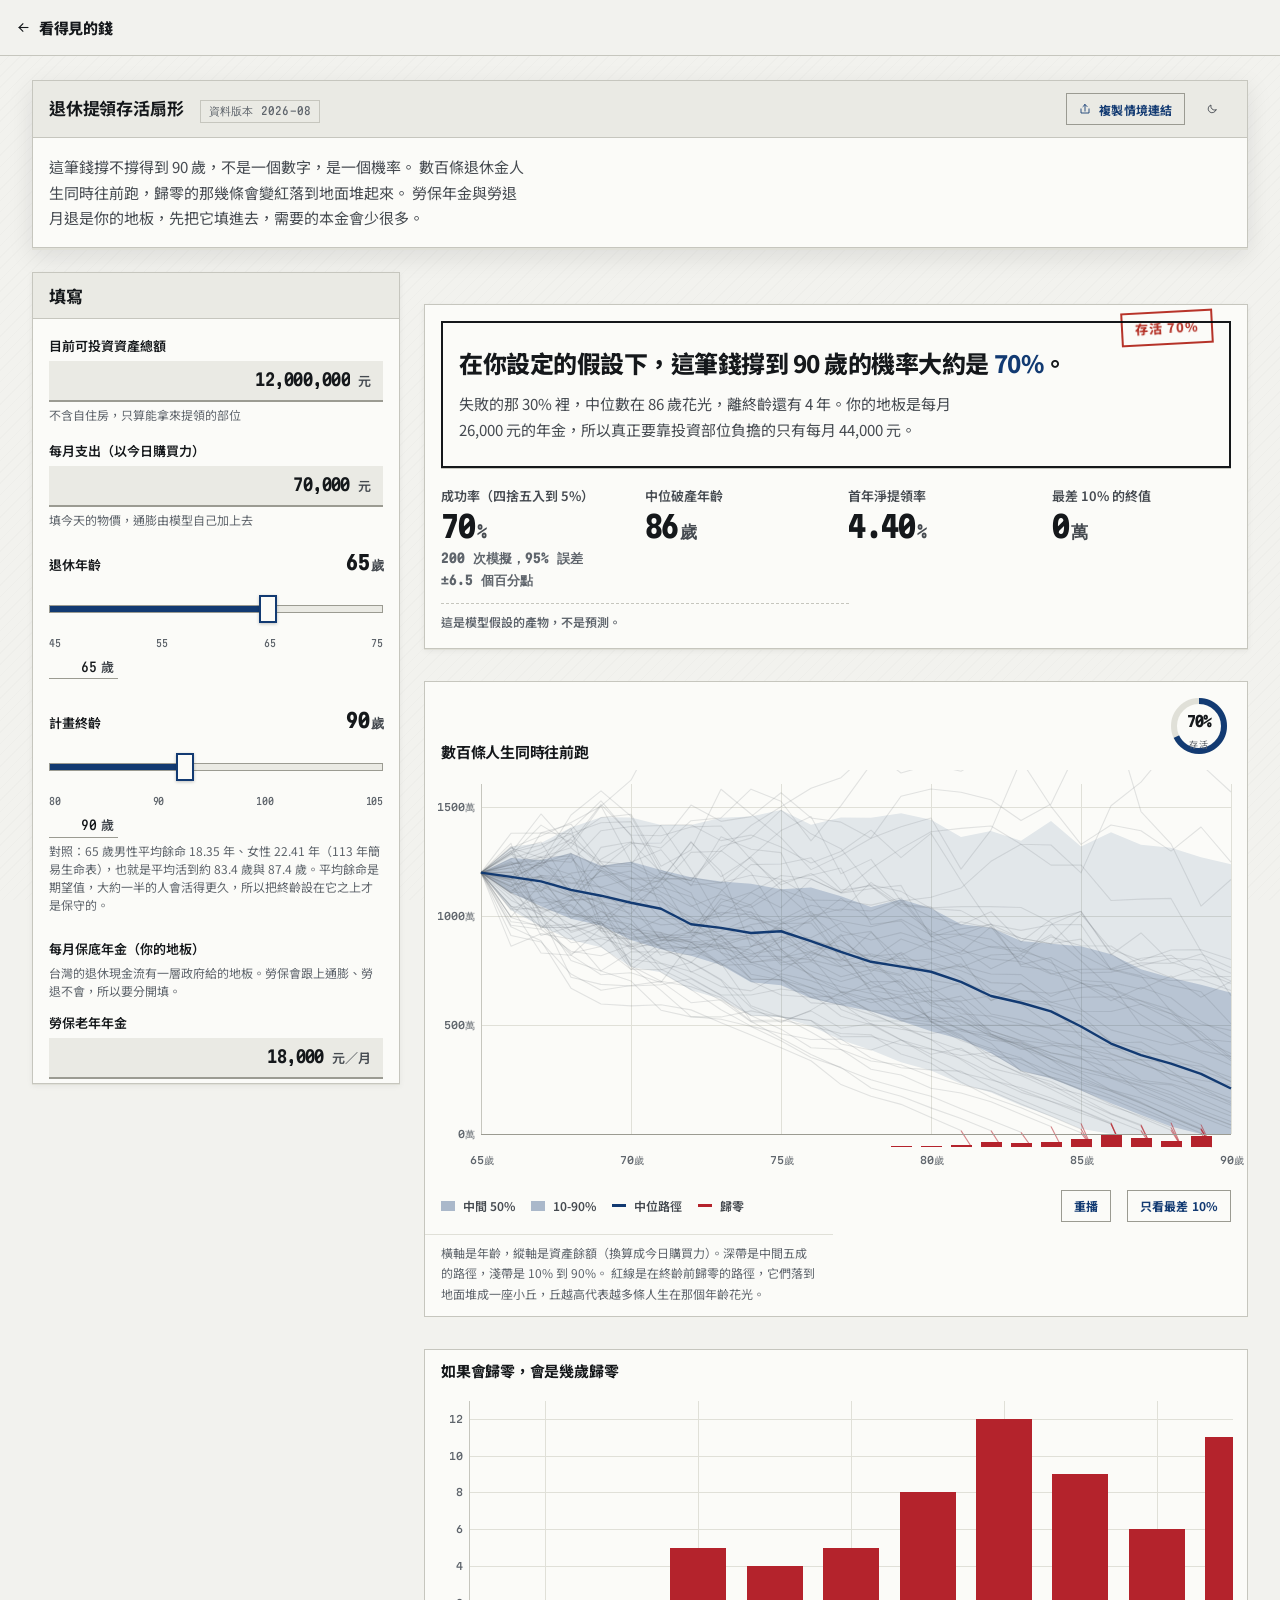
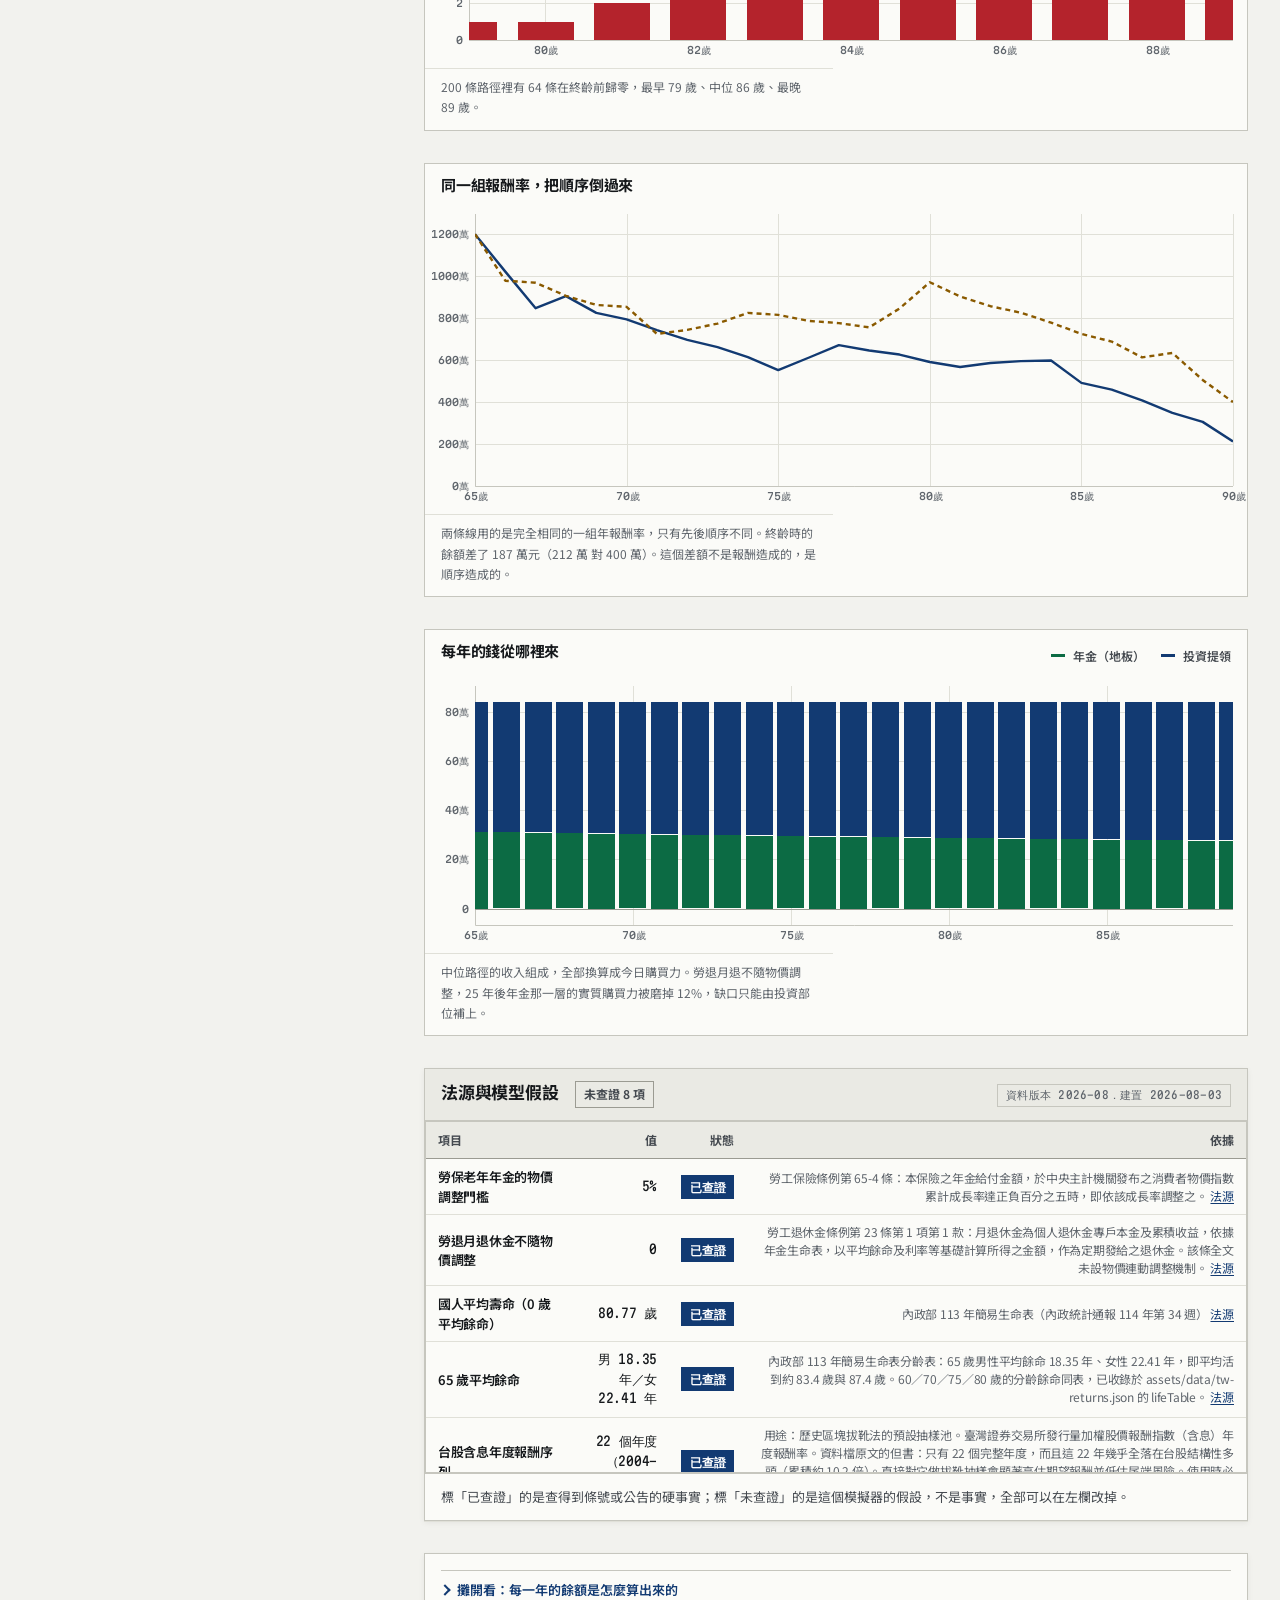
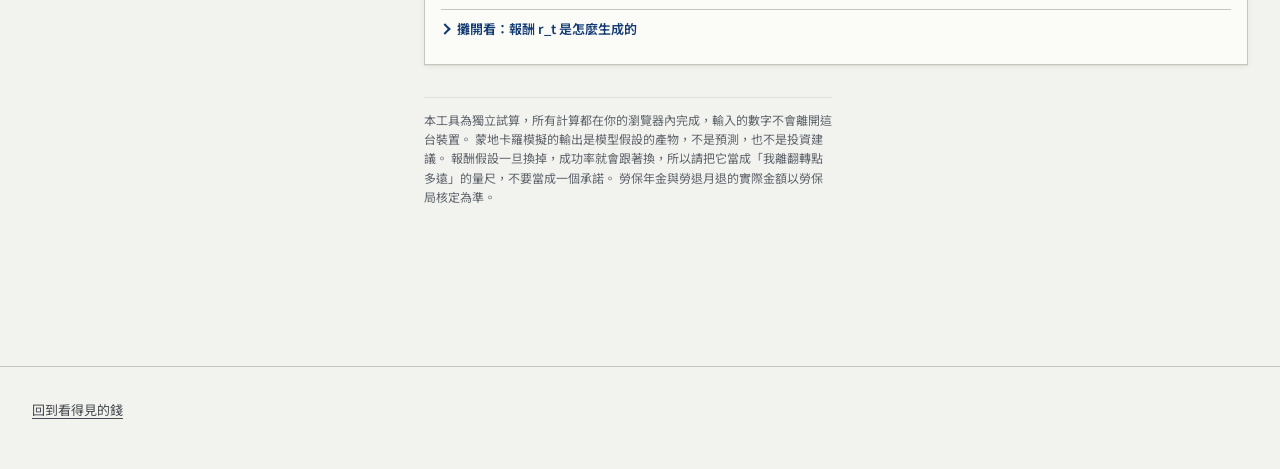
<file: apps/retire-fan/index.html>
<!DOCTYPE html>
<html lang="zh-Hant-TW">
<head>
<meta charset="utf-8">
<meta name="viewport" content="width=device-width, initial-scale=1, viewport-fit=cover">
<title>退休提領存活扇形｜看得見的錢</title>
<meta name="description" content="按下開始，數百條退休金人生同時往前跑，看有幾條在你 90 歲前歸零。把勞保年金與勞退月退當成一等公民輸入，成功率四捨五入到 5%，並且明說這是模型假設的產物，不是預測。純前端計算，資料不離開瀏覽器。">
<meta name="color-scheme" content="light dark">
<meta property="og:title" content="退休提領存活扇形｜看得見的錢">
<meta property="og:description" content="這筆錢撐不撐得到 90 歲，不是一個數字，是一個機率。按一下「退休前五年遇到大跌」，整把扇子會塌給你看。">
<meta property="og:type" content="website">
<link rel="icon" href="../../favicon.svg" type="image/svg+xml">
<link rel="preconnect" href="https://fonts.googleapis.com">
<link rel="preconnect" href="https://fonts.gstatic.com" crossorigin>
<link href="https://fonts.googleapis.com/css2?family=Martian+Mono:wdth,wght@75,400..700&family=Noto+Sans+TC:wght@400;500;700;900&display=swap" rel="stylesheet">
<link rel="stylesheet" href="../../assets/css/tokens.css">
<link rel="stylesheet" href="../../assets/css/base.css">
<link rel="stylesheet" href="../../assets/css/components.css">
<link rel="stylesheet" href="./app.css">
</head>
<body>
<!--
THESIS: 把每一個財務決策做成一張能逐行核對的複寫聯單據，拒絕本品類固定端出的兩盤菜：深色霓虹儀表板，以及米色圓角的理財小幫手。
OWN-WORLD: 台灣多聯式複寫單據。四種紙色（白／淡黃／淡粉／淡藍）承載四個並存情境；台灣制漲紅跌綠為語意色，印泥靛藍是唯一強調色；全站圓角 0；髮絲格線、騎縫虛線、底線式填寫格、硃砂印記；等寬數字全站對齊到同一條格線。
STORY: 使用者填進自己的資產、支出與勞保勞退地板，看數百條人生同時往未來長出去成一把扇子，歸零的那幾條變紅落到地面堆成一座小丘；按下「退休前五年遇到大跌」，整把扇子在一秒內塌陷，他第一次用眼睛而不是文字理解報酬順序風險；最後把成功率四捨五入到 5% 的那張單子傳給配偶。
FIRST VIEWPORT: 單據抬頭（名稱＋資料版本徽章）在最上；結論與成功率環緊接其下，硃砂章落在單據右上；再下面就是那把已經長好的扇形，地面上已經堆著歸零的路徑。手機改單欄：扇形在上、填寫格在下。載入即是論點：預設值一定跑出一個介於 0% 與 100% 之間、看得見失敗路徑的扇形。
FORM: 台灣金融複寫聯票據；為依共鳴排序的第 6 個方向；seed key bc85ad9e。
FINISH: unreviewed and undocumented is unfinished; this build ends with the finish review, the verdict, and DESIGN.md
-->
<a class="skip-link" href="#main">跳到主要內容</a>

<main id="main" class="wrap app-main">

  <section class="sheet sheet--raised app-head">
    <div class="sheet__head">
      <h1 class="sheet__title">退休提領存活扇形</h1>
      <span class="datestamp" id="dataver">資料版本 -</span>
      <span class="topbar__spacer"></span>
      <span class="sheet-actions" id="sheetActions"></span>
    </div>
    <p class="app-lede">
      這筆錢撐不撐得到 90 歲，不是一個數字，是一個機率。
      數百條退休金人生同時往前跑，歸零的那幾條會變紅落到地面堆起來。
      勞保年金與勞退月退是你的地板，先把它填進去，需要的本金會少很多。
    </p>
  </section>

  <div class="workbench">

    <!-- ============ 輸入：單據上要填的格子 ============ -->
    <form class="workbench__inputs sheet" id="inputs" autocomplete="off">
      <div class="sheet__head"><h2 class="sheet__title">填寫</h2></div>
      <div class="sheet__body">

        <label class="field" id="f-assets">
          <span class="field__label">目前可投資資產總額</span>
          <span class="field__control">
            <input type="text" inputmode="numeric" value="12,000,000" aria-describedby="h-assets">
            <span class="field__unit">元</span>
          </span>
          <span class="field__hint" id="h-assets">不含自住房，只算能拿來提領的部位</span>
          <span class="field__error"></span>
        </label>

        <label class="field" id="f-spend">
          <span class="field__label">每月支出（以今日購買力）</span>
          <span class="field__control">
            <input type="text" inputmode="numeric" value="70,000">
            <span class="field__unit">元</span>
          </span>
          <span class="field__hint">填今天的物價，通膨由模型自己加上去</span>
          <span class="field__error"></span>
        </label>

        <div class="slider" id="s-ageRetire">
          <div class="slider__top">
            <span class="slider__label" id="l-ageRetire">退休年齡</span>
            <span class="slider__value" aria-hidden="true">65<small>歲</small></span>
          </div>
          <div class="slider__track">
            <input type="range" min="45" max="75" step="1" value="65" aria-labelledby="l-ageRetire">
          </div>
          <div class="slider__ticks"><span>45</span><span>55</span><span>65</span><span>75</span></div>
          <label class="slider__twin">
            <span class="sr-only">退休年齡（歲，數字輸入）</span>
            <input id="t-ageRetire" type="text" inputmode="numeric" value="65">
            <span class="field__unit">歲</span>
          </label>
        </div>

        <div class="slider" id="s-ageEnd">
          <div class="slider__top">
            <span class="slider__label" id="l-ageEnd">計畫終齡</span>
            <span class="slider__value" aria-hidden="true">90<small>歲</small></span>
          </div>
          <div class="slider__track">
            <input type="range" min="80" max="105" step="1" value="90" aria-labelledby="l-ageEnd">
          </div>
          <div class="slider__ticks"><span>80</span><span>90</span><span>100</span><span>105</span></div>
          <label class="slider__twin">
            <span class="sr-only">計畫終齡（歲，數字輸入）</span>
            <input id="t-ageEnd" type="text" inputmode="numeric" value="90">
            <span class="field__unit">歲</span>
          </label>
          <p class="field__hint" id="ageEndHint"></p>
        </div>

        <fieldset class="fieldset">
          <legend class="field__label">每月保底年金（你的地板）</legend>
          <p class="field__hint fieldset__hint">
            台灣的退休現金流有一層政府給的地板。勞保會跟上通膨、勞退不會，所以要分開填。
          </p>

          <label class="field" id="f-pLabor">
            <span class="field__label">勞保老年年金</span>
            <span class="field__control">
              <input type="text" inputmode="numeric" value="18,000">
              <span class="field__unit">元／月</span>
            </span>
            <span class="field__error"></span>
          </label>
          <label class="switch pension-switch">
            <input type="checkbox" id="cpiLabor" checked>
            <span class="switch__box"></span>
            <span>隨物價調整（勞保條例 65-4）</span>
          </label>

          <label class="field" id="f-pRetire">
            <span class="field__label">勞退月退休金</span>
            <span class="field__control">
              <input type="text" inputmode="numeric" value="8,000">
              <span class="field__unit">元／月</span>
            </span>
            <span class="field__error"></span>
          </label>
          <label class="switch pension-switch">
            <input type="checkbox" id="cpiRetire">
            <span class="switch__box"></span>
            <span>隨物價調整（條文未設此機制）</span>
          </label>
        </fieldset>

        <fieldset class="fieldset">
          <legend class="field__label">資產配置</legend>
          <div class="slider" id="s-stock">
            <div class="slider__top">
              <span class="slider__label" id="l-stock">股票</span>
              <span class="slider__value" aria-hidden="true">55<small>%</small></span>
            </div>
            <div class="slider__track">
              <input type="range" min="0" max="100" step="5" value="55" aria-labelledby="l-stock">
            </div>
            <label class="slider__twin">
              <span class="sr-only">股票配置比重（%，數字輸入）</span>
              <input type="text" inputmode="numeric" value="55">
              <span class="field__unit">%</span>
            </label>
          </div>
          <div class="slider" id="s-bond">
            <div class="slider__top">
              <span class="slider__label" id="l-bond">債券</span>
              <span class="slider__value" aria-hidden="true">30<small>%</small></span>
            </div>
            <div class="slider__track">
              <input type="range" min="0" max="100" step="5" value="30" aria-labelledby="l-bond">
            </div>
            <label class="slider__twin">
              <span class="sr-only">債券配置比重（%，數字輸入）</span>
              <input type="text" inputmode="numeric" value="30">
              <span class="field__unit">%</span>
            </label>
          </div>
          <p class="alloc-rest">現金 <b id="cashPct">15%</b>　組合期望報酬 <b id="muPct">-</b>　波動 <b id="sigPct">-</b></p>
        </fieldset>

        <fieldset class="fieldset">
          <legend class="field__label">提領策略</legend>
          <div class="segmented segmented--block" id="seg-strategy" role="group">
            <button type="button" class="segmented__opt" data-value="fixed" aria-pressed="true">固定實質金額</button>
            <button type="button" class="segmented__opt" data-value="guardrail" aria-pressed="false">動態護欄</button>
          </div>
          <p class="field__hint" id="strategyHint">
            固定實質金額：不管市值漲跌，每年都領到同樣的購買力。這就是 4% 法則的本質。
          </p>
        </fieldset>

        <fieldset class="fieldset" id="inflSet">
          <legend class="field__label">通膨</legend>
          <div class="segmented segmented--block" id="seg-infl" role="group">
            <button type="button" class="segmented__opt" data-value="fixed" aria-pressed="true">固定值</button>
            <button type="button" class="segmented__opt" data-value="cpi" aria-pressed="false">抽台灣 CPI</button>
          </div>
          <div class="slider" id="s-infl">
            <div class="slider__top">
              <span class="slider__label" id="l-infl">通膨假設</span>
              <span class="slider__value" aria-hidden="true">2.0<small>%</small></span>
            </div>
            <div class="slider__track">
              <input type="range" min="0" max="6" step="0.1" value="2" aria-labelledby="l-infl">
            </div>
            <div class="slider__ticks"><span>0</span><span>2</span><span>4</span><span>6%</span></div>
            <label class="slider__twin">
              <span class="sr-only">通膨假設（%，數字輸入）</span>
              <input id="t-infl" type="text" inputmode="decimal" value="2">
              <span class="field__unit">%</span>
            </label>
          </div>
          <p class="field__hint" id="inflHint"></p>
        </fieldset>

        <fieldset class="fieldset crash-set">
          <legend class="field__label">順序風險</legend>
          <label class="switch crash-switch">
            <input type="checkbox" id="crashOn">
            <span class="switch__box"></span>
            <span>退休前五年遇到大跌</span>
          </label>
          <div class="slider" id="s-crash">
            <div class="slider__top">
              <span class="slider__label" id="l-crash">五年累計跌幅</span>
              <span class="slider__value" aria-hidden="true">−45<small>%</small></span>
            </div>
            <div class="slider__track">
              <input type="range" min="-70" max="-10" step="5" value="-45" aria-labelledby="l-crash">
            </div>
            <label class="slider__twin">
              <span class="sr-only">五年累計跌幅（%，填負數，數字輸入）</span>
              <input type="text" inputmode="numeric" value="-45">
              <span class="field__unit">%</span>
            </label>
          </div>
          <p class="field__hint" id="crashHint">
            這不是某一段真實歷史，是一個你可以調整幅度的壓力情境。同樣的平均報酬，只要壞的年份排在最前面，結局就完全不同。
          </p>
        </fieldset>

        <fieldset class="fieldset">
          <legend class="field__label">模擬方式</legend>
          <div class="segmented segmented--block" id="seg-mode" role="group">
            <button type="button" class="segmented__opt" data-value="normal" aria-pressed="true">參數化常態</button>
            <button type="button" class="segmented__opt" data-value="bootstrap" aria-pressed="false">歷史區塊拔靴法</button>
          </div>
          <p class="field__hint" id="modeHint"></p>

          <div class="pool-set" id="poolSet" data-on="false">
            <span class="field__label" id="l-pool">抽樣池</span>
            <div class="segmented segmented--block" id="seg-pool" role="group" aria-labelledby="l-pool">
              <button type="button" class="segmented__opt" data-value="taiex" aria-pressed="true">台股 22 年</button>
              <button type="button" class="segmented__opt" data-value="sp500" aria-pressed="false">S&amp;P 500 98 年</button>
            </div>
            <p class="field__hint" id="poolHint"></p>
          </div>

          <label class="switch mode-switch">
            <input type="checkbox" id="preciseOn">
            <span class="switch__box"></span>
            <span>精確模式（1000 次，只畫百分位帶）</span>
          </label>
        </fieldset>

        <details class="formula" id="advanced">
          <summary>攤開改：報酬假設 μ 與 σ</summary>
          <div class="formula__body" id="advBody"></div>
        </details>

        <div class="btnrow">
          <button type="button" class="btn btn--quiet btn--sm" id="resetBtn">全部清空重填</button>
        </div>
      </div>
    </form>

    <!-- ============ 輸出 ============ -->
    <div class="workbench__out stack-lg">

      <div class="state state--refuse" id="refuse" hidden>
        <h2 class="state__title">這個問題現在回答不了</h2>
        <p class="state__body" id="refuseWhy"></p>
        <p class="state__body" id="refuseCan"></p>
        <button type="button" class="btn btn--ghost btn--sm" id="backToNormal">回到參數化常態模式</button>
      </div>

      <!-- 歷史模式的誠實揭露：不是拒答，是「先把樣本的形狀說清楚再看結果」 -->
      <section class="note note--warn boot-note" id="bootNote" hidden aria-labelledby="bootNote-h">
        <h2 class="boot-note__title" id="bootNote-h">這一組結果是從 <b id="bootN">-</b> 個歷史年度重抽出來的</h2>
        <p class="boot-note__lead" id="bootLead"></p>
        <blockquote class="boot-note__quote" id="bootCaveat"></blockquote>
        <dl class="boot-note__stats" id="bootStats"></dl>
        <p class="boot-note__more" id="bootBond"></p>
        <ul class="boot-note__refuse" id="bootRefuse"></ul>
      </section>

      <section class="sheet" aria-labelledby="verdict-h">
        <div class="sheet__body">
          <div class="verdict" id="verdict">
            <span class="verdict__stamp" id="verdictStamp" hidden></span>
            <h2 class="verdict__lead" id="verdict-h">正在跑模擬…</h2>
            <p class="verdict__body" id="verdictBody">數百條路徑正在往未來長。</p>
          </div>
          <div class="readout-row" id="readouts">
            <div class="readout">
              <span class="readout__label">成功率（四捨五入到 5%）</span>
              <span class="readout__value" data-live id="r-success">-</span>
              <span class="readout__delta" data-dir="flat" id="r-err"></span>
            </div>
            <div class="readout"><span class="readout__label">中位破產年齡</span><span class="readout__value" data-live id="r-ruin">-</span></div>
            <div class="readout"><span class="readout__label">首年淨提領率</span><span class="readout__value" data-live id="r-wr">-</span></div>
            <div class="readout"><span class="readout__label">最差 10% 的終值</span><span class="readout__value" data-live id="r-worst">-</span></div>
          </div>
          <p class="model-caveat">這是模型假設的產物，不是預測。</p>
        </div>
      </section>

      <!-- ============ 招牌視覺：資產路徑扇形 ============ -->
      <section class="plot" id="fanCard">
        <div class="plot__head">
          <h2 class="plot__title">數百條人生同時往前跑</h2>
          <div class="fan-ring">
            <canvas id="ring" width="128" height="128" aria-hidden="true"></canvas>
            <span class="fan-ring__num" id="ringNum">-</span>
            <span class="fan-ring__cap">存活</span>
          </div>
        </div>
        <div class="fan-host">
          <canvas class="plot__canvas" id="fan" role="img" aria-labelledby="fanDesc"></canvas>
          <div class="fan-progress" id="fanProgress" hidden><span id="fanProgressBar"></span></div>
        </div>
        <div class="plot__head fan-tools">
          <div class="legend" id="fanLegend"></div>
          <span class="topbar__spacer"></span>
          <button type="button" class="btn btn--ghost btn--sm" id="playBtn">重播</button>
          <button type="button" class="btn btn--ghost btn--sm" id="worstBtn" aria-pressed="false">只看最差 10%</button>
        </div>
        <p class="plot__foot" id="fanDesc">
          橫軸是年齡，縱軸是資產餘額（換算成今日購買力）。深帶是中間五成的路徑，淺帶是 10% 到 90%。
          紅線是在終齡前歸零的路徑，它們落到地面堆成一座小丘，丘越高代表越多條人生在那個年齡花光。
        </p>
      </section>

      <section class="plot" id="ruinCard">
        <div class="plot__head">
          <h2 class="plot__title">如果會歸零，會是幾歲歸零</h2>
        </div>
        <canvas class="plot__canvas" id="chartRuin" role="img" aria-labelledby="ruinDesc"></canvas>
        <p class="plot__foot" id="ruinDesc">破產年齡分佈。沒有失敗路徑時這張圖是空的，那是好事。</p>
      </section>

      <section class="plot" id="seqCard">
        <div class="plot__head">
          <h2 class="plot__title">同一組報酬率，把順序倒過來</h2>
        </div>
        <canvas class="plot__canvas" id="chartSeq" role="img" aria-labelledby="seqDesc"></canvas>
        <p class="plot__foot" id="seqDesc">
          兩條線用的是完全相同的一組年報酬率，只有先後順序不同，平均報酬一模一樣。分岔的幅度就是報酬順序風險本身。
        </p>
      </section>

      <section class="plot" id="incomeCard">
        <div class="plot__head">
          <h2 class="plot__title">每年的錢從哪裡來</h2>
          <div class="legend" id="incomeLegend"></div>
        </div>
        <canvas class="plot__canvas" id="chartIncome" role="img" aria-labelledby="incomeDesc"></canvas>
        <p class="plot__foot" id="incomeDesc">
          中位路徑的收入組成，全部換算成今日購買力。勞退那一層如果沒有物價調整，會逐年被通膨磨薄，缺口只能由投資部位補上。
        </p>
      </section>

      <section class="sheet" id="sampleCard">
        <div class="sheet__head">
          <h2 class="sheet__title">法源與模型假設</h2>
          <span class="chip" id="unverifiedBadge">-</span>
          <span class="topbar__spacer"></span>
          <span class="datestamp" id="dataver2">-</span>
        </div>
        <div class="ledger-wrap sources-wrap">
          <table class="ledger">
            <thead><tr>
              <th scope="col">項目</th><th scope="col">值</th><th scope="col">狀態</th><th scope="col">依據</th>
            </tr></thead>
            <tbody id="sourceRows"></tbody>
          </table>
        </div>
        <div class="sheet__foot">
          標「已查證」的是查得到條號或公告的硬事實；標「未查證」的是這個模擬器的假設，不是事實，全部可以在左欄改掉。
        </div>
      </section>

      <section class="sheet">
        <div class="sheet__body" id="formulaHost"></div>
      </section>

      <p class="disclaimer">
        本工具為獨立試算，所有計算都在你的瀏覽器內完成，輸入的數字不會離開這台裝置。
        蒙地卡羅模擬的輸出是模型假設的產物，不是預測，也不是投資建議。
        報酬假設一旦換掉，成功率就會跟著換，所以請把它當成「我離翻轉點多遠」的量尺，不要當成一個承諾。
        勞保年金與勞退月退的實際金額以勞保局核定為準。
      </p>
    </div>
  </div>
</main>

<footer class="footer">
  <div class="wrap">
    <p><a href="../../index.html">回到看得見的錢</a></p>
  </div>
</footer>

<script src="../../assets/js/vendor/gsap.min.js"></script>
<script src="../../assets/js/vendor/CustomEase.min.js"></script>
<script src="../../assets/js/vendor/ScrollTrigger.min.js"></script>
<script type="module" src="./app.js"></script>
</body>
</html>
</file>
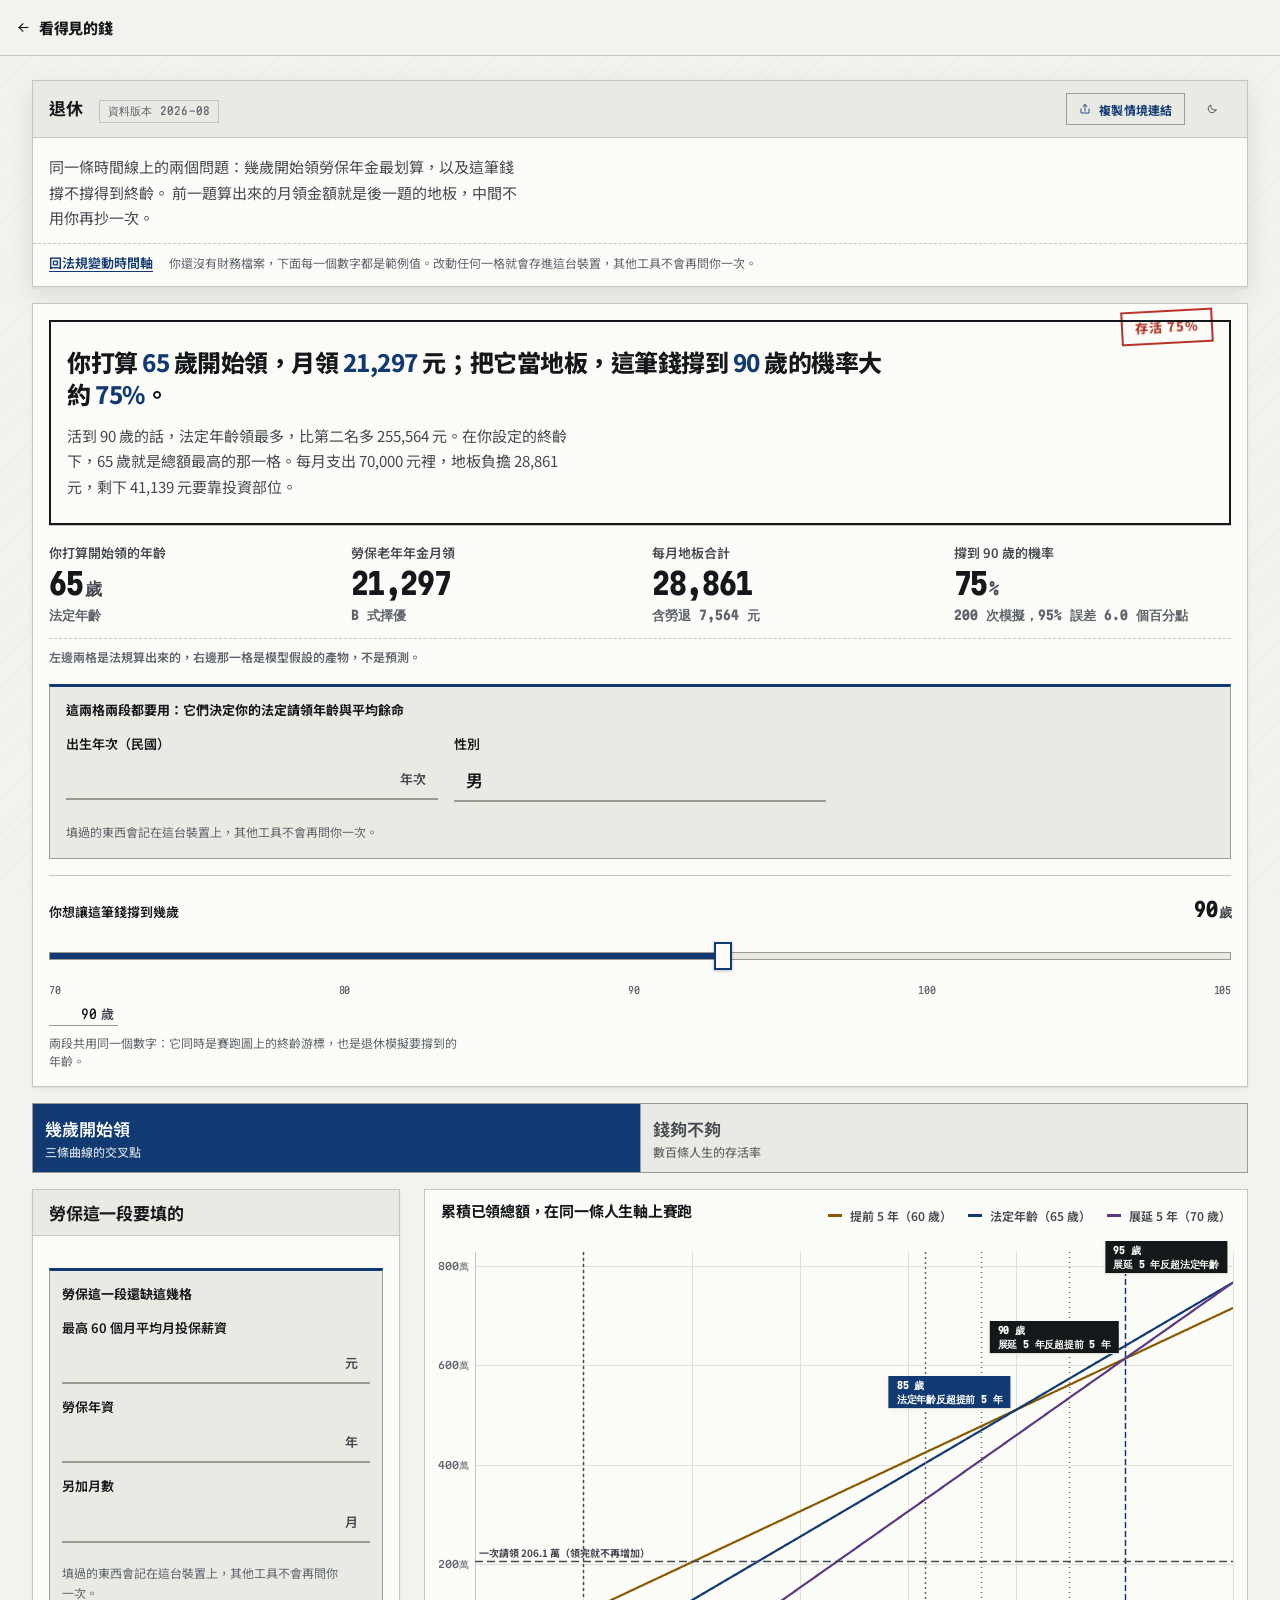
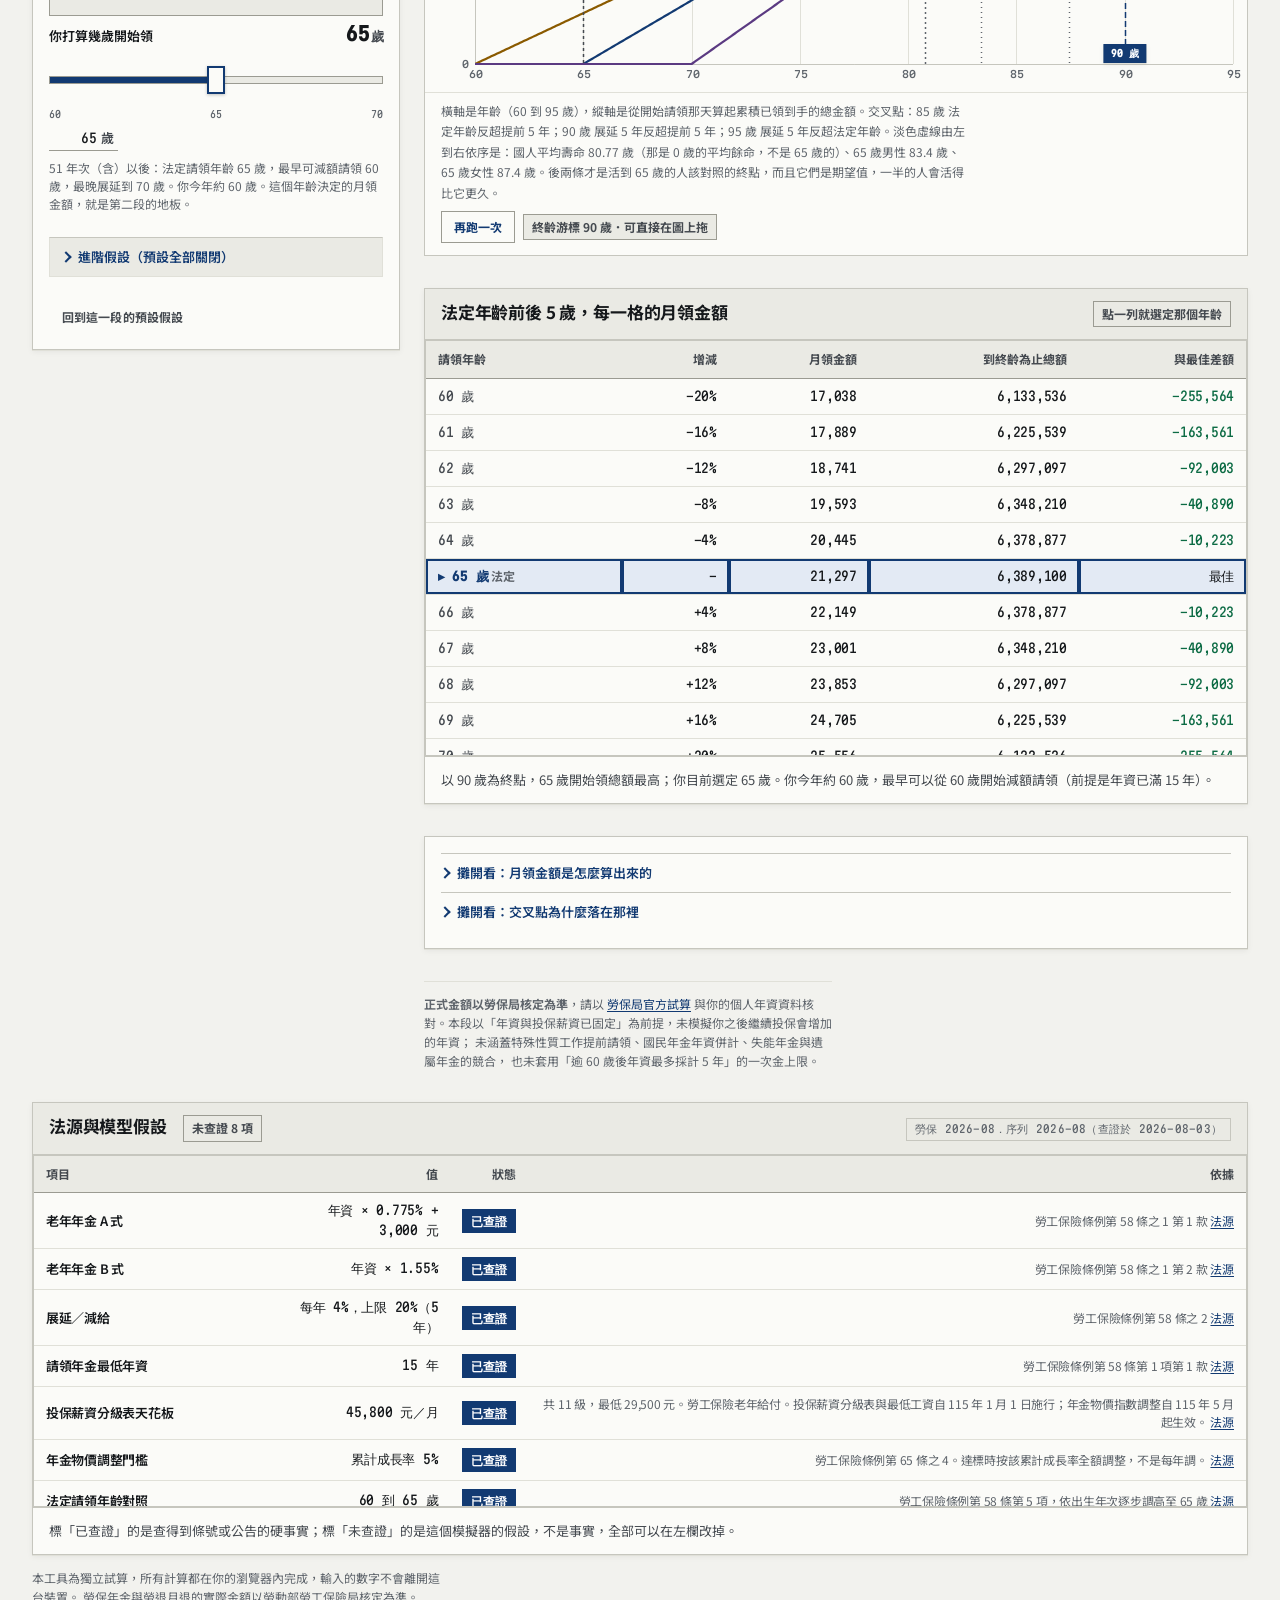
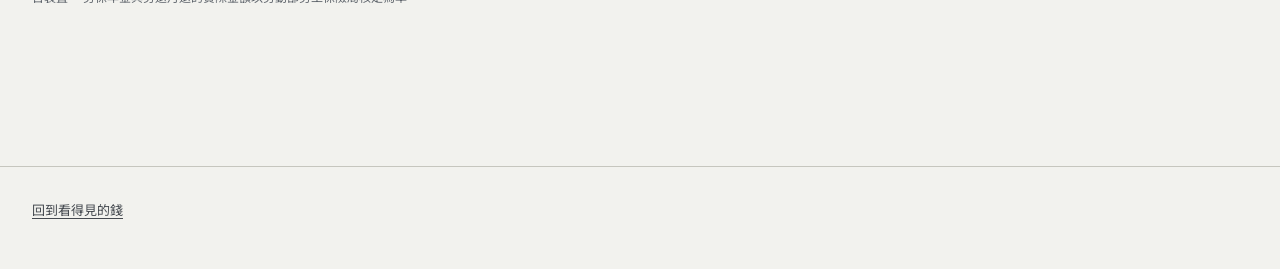
<file: apps/retire/index.html>
<!DOCTYPE html>
<html lang="zh-Hant-TW">
<head>
<meta charset="utf-8">
<meta name="viewport" content="width=device-width, initial-scale=1, viewport-fit=cover">
<title>退休｜看得見的錢</title>
<meta name="description" content="幾歲開始領勞保年金最划算，以及這筆錢撐不撐得到終齡。三條累積領取曲線在人生軸上賽跑，交叉的那一年就是答案；賽跑算出的月領金額直接變成退休模擬的地板，數百條退休金人生同時往前跑，看有幾條會歸零。純前端計算，資料不離開瀏覽器。">
<meta name="color-scheme" content="light dark">
<meta property="og:title" content="退休｜看得見的錢">
<meta property="og:description" content="幾歲開始領，以及錢夠不夠。同一條時間線上的兩個問題，用同一份資料算完。">
<meta property="og:type" content="website">
<link rel="icon" href="../../favicon.svg" type="image/svg+xml">
<link rel="preconnect" href="https://fonts.googleapis.com">
<link rel="preconnect" href="https://fonts.gstatic.com" crossorigin>
<link href="https://fonts.googleapis.com/css2?family=Martian+Mono:wdth,wght@75,400..700&family=Noto+Sans+TC:wght@400;500;700;900&display=swap" rel="stylesheet">
<link rel="stylesheet" href="../../assets/css/tokens.css">
<link rel="stylesheet" href="../../assets/css/base.css">
<link rel="stylesheet" href="../../assets/css/components.css">
<link rel="stylesheet" href="./app.css">
</head>
<body>
<!--
THESIS: 把每一個財務決策做成一張能逐行核對的複寫聯單據，拒絕本品類固定端出的兩盤菜：深色霓虹儀表板，以及米色圓角的理財小幫手。
OWN-WORLD: 台灣多聯式複寫單據。四種紙色（白／淡黃／淡粉／淡藍）承載四個並存情境；台灣制漲紅跌綠為語意色，印泥靛藍是唯一強調色；全站圓角 0；髮絲格線、騎縫虛線、底線式填寫格、硃砂印記；等寬數字全站對齊到同一條格線。
STORY: 使用者帶著首頁填過的財務檔案進來，第一眼就看到一句合起來的結論：幾歲開始領、月領多少、這筆錢撐到終齡的機率是多少。他先在第一段把三條累積領取曲線跑一次，親手把終齡游標拖到自己相信的地方，選定一個請領年齡；那個月領金額不必抄寫，直接變成第二段退休模擬的地板，扇形當場重畫。缺的格子在需要它的那一段就地問，填過的不再問第二次。
FIRST VIEWPORT: 單據抬頭（名稱＋資料版本徽章）在最上，其下一行是回法規變動時間軸的連結與「這些數字用的是你在首頁填過的資料」；接著就是合併後的結論卡與硃砂章，四個讀數並排；再下面是共用的終齡游標，然後才是「幾歲開始領／錢夠不夠」兩個分頁。載入即有結論，沒有空白表單。
FORM: 台灣金融複寫聯票據；為依共鳴排序的第 6 個方向；seed key bc85ad9e。
FINISH: unreviewed and undocumented is unfinished; this build ends with the finish review, the verdict, and DESIGN.md
-->
<a class="skip-link" href="#main">跳到主要內容</a>

<main id="main" class="wrap app-main">

  <section class="sheet sheet--raised app-head">
    <div class="sheet__head">
      <h1 class="sheet__title">退休</h1>
      <span class="datestamp" id="dataver">資料版本 -</span>
      <span class="topbar__spacer"></span>
      <span class="sheet-actions" id="sheetActions"></span>
    </div>
    <p class="app-lede">
      同一條時間線上的兩個問題：幾歲開始領勞保年金最划算，以及這筆錢撐不撐得到終齡。
      前一題算出來的月領金額就是後一題的地板，中間不用你再抄一次。
    </p>
    <p class="app-crumb">
      <a class="app-crumb__back" href="../../index.html">回法規變動時間軸</a>
      <span class="app-crumb__note" id="profileNote"></span>
    </p>
  </section>

  <!-- ============ 首屏就是論點：兩段合起來的結論 ============ -->
  <section class="sheet headline" aria-labelledby="verdict-h">
    <div class="sheet__body">
      <div class="verdict" id="verdict">
        <span class="verdict__stamp" id="verdictStamp" hidden></span>
        <h2 class="verdict__lead" id="verdict-h">正在算…</h2>
        <p class="verdict__body" id="verdictBody">數百條退休金人生正在往未來長。</p>
      </div>

      <div class="readout-row" id="readouts">
        <div class="readout">
          <span class="readout__label" id="lb-claim">打算開始領的年齡</span>
          <span class="readout__value" data-live id="r-claim">-</span>
          <span class="readout__delta" data-dir="flat" id="r-claimd"></span>
        </div>
        <div class="readout">
          <span class="readout__label">勞保老年年金月領</span>
          <span class="readout__value" data-live id="r-labor">-</span>
          <span class="readout__delta" data-dir="flat" id="r-labord"></span>
        </div>
        <div class="readout">
          <span class="readout__label">每月地板合計</span>
          <span class="readout__value" data-live id="r-floor">-</span>
          <span class="readout__delta" data-dir="flat" id="r-floord"></span>
        </div>
        <div class="readout">
          <span class="readout__label" id="lb-live">撐到終齡的機率</span>
          <span class="readout__value" data-live id="r-success">-</span>
          <span class="readout__delta" data-dir="flat" id="r-err"></span>
        </div>
      </div>

      <p class="model-caveat">
        左邊兩格是法規算出來的，右邊那一格是模型假設的產物，不是預測。
      </p>

      <div id="askModule"></div>

      <div class="dials" id="dials">
        <div class="slider" id="s-life">
          <div class="slider__top">
            <span class="slider__label" id="l-life">你想讓這筆錢撐到幾歲</span>
            <span class="slider__value" aria-hidden="true">90<small>歲</small></span>
          </div>
          <div class="slider__track">
            <input type="range" min="70" max="105" step="1" value="90" aria-labelledby="l-life">
          </div>
          <div class="slider__ticks"><span>70</span><span>80</span><span>90</span><span>100</span><span>105</span></div>
          <label class="slider__twin">
            <span class="sr-only">計畫終齡（歲，數字輸入）</span>
            <input type="text" inputmode="numeric" value="90">
            <span class="field__unit">歲</span>
          </label>
          <p class="field__hint" id="lifeHint">
            兩段共用同一個數字：它同時是賽跑圖上的終齡游標，也是退休模擬要撐到的年齡。
          </p>
        </div>
      </div>
    </div>
  </section>

  <!-- ============ 這一頁包含哪兩件事 ============ -->
  <nav class="tabbar" aria-label="這一頁包含兩件事">
    <div class="segmented segmented--block" id="tabs" role="tablist">
      <button type="button" class="segmented__opt" role="tab" id="tab-race"
              aria-controls="panel-race" aria-selected="true">
        幾歲開始領<span class="tabbar__sub">三條曲線的交叉點</span>
      </button>
      <button type="button" class="segmented__opt" role="tab" id="tab-fan"
              aria-controls="panel-fan" aria-selected="false" tabindex="-1">
        錢夠不夠<span class="tabbar__sub">數百條人生的存活率</span>
      </button>
    </div>
  </nav>

  <!-- ======================================================================
       第一段：幾歲開始領
       ====================================================================== -->
  <section id="panel-race" class="panel" role="tabpanel" aria-labelledby="tab-race" tabindex="0">
    <div class="workbench">

      <form class="workbench__inputs sheet" id="raceInputs" autocomplete="off">
        <div class="sheet__head"><h2 class="sheet__title">勞保這一段要填的</h2></div>
        <div class="sheet__body">

          <div id="askRace"></div>

          <div class="slider" id="s-claim">
            <div class="slider__top">
              <span class="slider__label" id="l-claim">你打算幾歲開始領</span>
              <span class="slider__value" aria-hidden="true">65<small>歲</small></span>
            </div>
            <div class="slider__track">
              <input type="range" min="60" max="70" step="1" value="65" aria-labelledby="l-claim">
            </div>
            <div class="slider__ticks" id="claimTicks"></div>
            <label class="slider__twin">
              <span class="sr-only">開始請領年齡（歲，數字輸入）</span>
              <input type="text" inputmode="numeric" value="65">
              <span class="field__unit">歲</span>
            </label>
            <p class="field__hint" id="claimHint"></p>
          </div>

          <details class="helper" id="advRace">
            <summary>進階假設（預設全部關閉）</summary>
            <div class="helper__body">

              <fieldset class="fieldset">
                <legend class="field__label">適用制度</legend>
                <div class="segmented segmented--block" id="seg-system" role="group">
                  <button type="button" class="segmented__opt" data-value="legacy" aria-pressed="true">98 年前已有勞保年資</button>
                  <button type="button" class="segmented__opt" data-value="annuity" aria-pressed="false">98 年後才初次加保</button>
                </div>
                <p class="field__hint">
                  98 年 1 月 1 日勞保年金施行前已有年資者，才可以「一次請領老年給付」（月數規則完全不同）。
                  98 年後初次加保者只有年金制。
                </p>
              </fieldset>

              <label class="field" id="f-salary36">
                <span class="field__label">一次請領適用之平均月投保薪資</span>
                <span class="field__control">
                  <input type="text" inputmode="numeric" value="45,800">
                  <span class="field__unit">元</span>
                </span>
                <span class="field__hint">一次請領老年給付採「退保前 36 個月」平均，與年金的「最高 60 個月」平均是兩個數字，通常前者較低。</span>
              </label>

              <label class="switch" id="sw-cpi">
                <input type="checkbox">
                <span class="switch__box"></span>
                <span>套用物價調整（累計成長率達 5% 才調）</span>
              </label>
              <label class="field field--tight" id="f-cpi">
                <span class="field__label">假設年通膨率</span>
                <span class="field__control">
                  <input type="text" inputmode="decimal" value="2">
                  <span class="field__unit">%</span>
                </span>
                <span class="field__hint">這是你自己設的假設，不是官方預測。法規是累計達 5% 才依該成長率調整，不是每年調。</span>
              </label>

              <fieldset class="fieldset">
                <legend class="field__label">勞保財務壓力情境</legend>
                <div class="segmented segmented--block" id="seg-cut" role="group">
                  <button type="button" class="segmented__opt" data-value="100" aria-pressed="true">不打折</button>
                  <button type="button" class="segmented__opt" data-value="90" aria-pressed="false">9 折</button>
                  <button type="button" class="segmented__opt" data-value="80" aria-pressed="false">8 折</button>
                </div>
                <p class="field__hint">
                  <b>使用者自選假設，非官方預測。</b>目前沒有任何法律規定年金會被打折；這個開關只是讓你看見「如果」的形狀。
                </p>
              </fieldset>

            </div>
          </details>

          <div class="btnrow">
            <button type="button" class="btn btn--quiet btn--sm" id="raceReset">回到這一段的預設假設</button>
          </div>
        </div>
      </form>

      <div class="workbench__out stack-lg">

        <!-- 招牌視覺一：三條累積曲線在人生軸上賽跑 -->
        <section class="plot" id="plotCard">
          <div class="plot__head">
            <h2 class="plot__title">累積已領總額，在同一條人生軸上賽跑</h2>
            <div class="legend" id="legend"></div>
          </div>
          <canvas class="plot__canvas" id="chart" role="img" aria-labelledby="chartDesc"></canvas>
          <div class="plot__foot">
            <p id="chartDesc" class="plot__desc">
              橫軸是年齡，縱軸是從開始請領那天算起、累積已經領到手的總金額。
            </p>
            <div class="btnrow plot__actions">
              <button type="button" class="btn btn--ghost btn--sm" id="raceBtn">再跑一次</button>
              <span class="chip" id="lifeChip">終齡游標 90 歲</span>
            </div>
          </div>
        </section>

        <!-- 年資未滿 15 年：整個介面換成一次金，不算出一個不存在的月退 -->
        <section class="sheet" id="lumpCard" hidden>
          <div class="sheet__head">
            <h2 class="sheet__title">你的情況：老年一次金</h2>
          </div>
          <div class="sheet__body stack">
            <div class="state state--refuse">
              <h3 class="state__title">這個問題現在回答不了：你沒有月退可以比</h3>
              <p class="state__body" id="refuseBody">
                勞保年資未滿 15 年，依法不能請領老年年金，只能請領老年一次金。
              </p>
            </div>
            <div class="readout-row" id="lumpReadouts">
              <div class="readout"><span class="readout__label">老年一次金</span><span class="readout__value" id="r-lump">-</span></div>
              <div class="readout"><span class="readout__label">給付月數</span><span class="readout__value" id="r-lumpm">-</span></div>
              <div class="readout"><span class="readout__label">可請領年齡</span><span class="readout__value" id="r-lumpage">-</span></div>
            </div>
            <p class="note" id="lumpNote"></p>
          </div>
        </section>

        <section class="sheet" id="tableCard">
          <div class="sheet__head">
            <h2 class="sheet__title">法定年齡前後 5 歲，每一格的月領金額</h2>
            <span class="topbar__spacer"></span>
            <span class="chip">點一列就選定那個年齡</span>
          </div>
          <div class="ledger-wrap" id="ledgerWrap">
            <table class="ledger">
              <thead><tr>
                <th scope="col">請領年齡</th>
                <th scope="col">增減</th>
                <th scope="col">月領金額</th>
                <th scope="col">到終齡為止總額</th>
                <th scope="col">與最佳差額</th>
              </tr></thead>
              <tbody id="ageBody"></tbody>
            </table>
          </div>
          <div class="sheet__foot" id="tableFoot"></div>
        </section>

        <section class="sheet">
          <div class="sheet__body" id="raceFormula"></div>
        </section>

        <p class="disclaimer">
          <b>正式金額以勞保局核定為準</b>，請以
          <a href="https://www.bli.gov.tw/0014162.html" rel="noopener">勞保局官方試算</a>
          與你的個人年資資料核對。本段以「年資與投保薪資已固定」為前提，未模擬你之後繼續投保會增加的年資；
          未涵蓋特殊性質工作提前請領、國民年金年資併計、失能年金與遺屬年金的競合，
          也未套用「逾 60 歲後年資最多採計 5 年」的一次金上限。
        </p>
      </div>
    </div>
  </section>

  <!-- ======================================================================
       第二段：錢夠不夠
       ====================================================================== -->
  <section id="panel-fan" class="panel" role="tabpanel" aria-labelledby="tab-fan" tabindex="0" hidden>
    <div class="workbench">

      <form class="workbench__inputs sheet" id="fanInputs" autocomplete="off">
        <div class="sheet__head"><h2 class="sheet__title">退休模擬要填的</h2></div>
        <div class="sheet__body">

          <div id="askFan"></div>

          <div class="slider" id="s-ageRetire">
            <div class="slider__top">
              <span class="slider__label" id="l-ageRetire">退休年齡</span>
              <span class="slider__value" aria-hidden="true">65<small>歲</small></span>
            </div>
            <div class="slider__track">
              <input type="range" min="45" max="75" step="1" value="65" aria-labelledby="l-ageRetire">
            </div>
            <div class="slider__ticks"><span>45</span><span>55</span><span>65</span><span>75</span></div>
            <label class="slider__twin">
              <span class="sr-only">退休年齡（歲，數字輸入）</span>
              <input type="text" inputmode="numeric" value="65">
              <span class="field__unit">歲</span>
            </label>
            <p class="field__hint" id="retireHint"></p>
          </div>

          <fieldset class="fieldset floor-set">
            <legend class="field__label">每月保底年金（你的地板）</legend>
            <p class="field__hint fieldset__hint">
              這兩個數字不用你填：勞保那一層來自上一段的賽跑，勞退那一層由專戶餘額換算。
              勞保會跟上通膨、勞退不會，所以分開處理。
            </p>
            <dl class="floor" id="floorRows"></dl>

            <label class="switch pension-switch">
              <input type="checkbox" id="cpiLabor" checked>
              <span class="switch__box"></span>
              <span>勞保隨物價調整（勞保條例 65-4）</span>
            </label>
            <label class="switch pension-switch">
              <input type="checkbox" id="cpiRetire">
              <span class="switch__box"></span>
              <span>勞退隨物價調整（條文未設此機制）</span>
            </label>

            <div id="askAccount"></div>

            <details class="helper" id="penOverride">
              <summary>勞保局給了你一個不一樣的數字？改掉它</summary>
              <div class="helper__body">
                <label class="field" id="f-pRetire">
                  <span class="field__label">勞退月退休金（留白就用專戶餘額換算）</span>
                  <span class="field__control">
                    <input type="text" inputmode="numeric" placeholder="留白＝自動換算">
                    <span class="field__unit">元／月</span>
                  </span>
                  <span class="field__hint">勞保局用的是勞退年金生命表，本站沒有那張表，換算值只是估計。查得到核定金額就填進來。</span>
                </label>
              </div>
            </details>
          </fieldset>

          <fieldset class="fieldset">
            <legend class="field__label">資產配置</legend>
            <div class="slider" id="s-stock">
              <div class="slider__top">
                <span class="slider__label" id="l-stock">股票</span>
                <span class="slider__value" aria-hidden="true">55<small>%</small></span>
              </div>
              <div class="slider__track">
                <input type="range" min="0" max="100" step="5" value="55" aria-labelledby="l-stock">
              </div>
              <label class="slider__twin">
                <span class="sr-only">股票配置比重（%，數字輸入）</span>
                <input type="text" inputmode="numeric" value="55">
                <span class="field__unit">%</span>
              </label>
            </div>
            <div class="slider" id="s-bond">
              <div class="slider__top">
                <span class="slider__label" id="l-bond">債券</span>
                <span class="slider__value" aria-hidden="true">30<small>%</small></span>
              </div>
              <div class="slider__track">
                <input type="range" min="0" max="100" step="5" value="30" aria-labelledby="l-bond">
              </div>
              <label class="slider__twin">
                <span class="sr-only">債券配置比重（%，數字輸入）</span>
                <input type="text" inputmode="numeric" value="30">
                <span class="field__unit">%</span>
              </label>
            </div>
            <p class="alloc-rest">現金 <b id="cashPct">15%</b>　組合期望報酬 <b id="muPct">-</b>　波動 <b id="sigPct">-</b></p>
          </fieldset>

          <fieldset class="fieldset">
            <legend class="field__label">提領策略</legend>
            <div class="segmented segmented--block" id="seg-strategy" role="group">
              <button type="button" class="segmented__opt" data-value="fixed" aria-pressed="true">固定實質金額</button>
              <button type="button" class="segmented__opt" data-value="guardrail" aria-pressed="false">動態護欄</button>
            </div>
            <p class="field__hint" id="strategyHint">
              固定實質金額：不管市值漲跌，每年都領到同樣的購買力。這就是 4% 法則的本質。
            </p>
          </fieldset>

          <fieldset class="fieldset" id="inflSet">
            <legend class="field__label">通膨</legend>
            <div class="segmented segmented--block" id="seg-infl" role="group">
              <button type="button" class="segmented__opt" data-value="fixed" aria-pressed="true">固定值</button>
              <button type="button" class="segmented__opt" data-value="cpi" aria-pressed="false">抽台灣 CPI</button>
            </div>
            <div class="slider" id="s-infl">
              <div class="slider__top">
                <span class="slider__label" id="l-infl">通膨假設</span>
                <span class="slider__value" aria-hidden="true">2.0<small>%</small></span>
              </div>
              <div class="slider__track">
                <input type="range" min="0" max="6" step="0.1" value="2" aria-labelledby="l-infl">
              </div>
              <div class="slider__ticks"><span>0</span><span>2</span><span>4</span><span>6%</span></div>
              <label class="slider__twin">
                <span class="sr-only">通膨假設（%，數字輸入）</span>
                <input id="t-infl" type="text" inputmode="decimal" value="2">
                <span class="field__unit">%</span>
              </label>
            </div>
            <p class="field__hint" id="inflHint"></p>
          </fieldset>

          <fieldset class="fieldset crash-set">
            <legend class="field__label">順序風險</legend>
            <label class="switch crash-switch">
              <input type="checkbox" id="crashOn">
              <span class="switch__box"></span>
              <span>退休前五年遇到大跌</span>
            </label>
            <div class="slider" id="s-crash">
              <div class="slider__top">
                <span class="slider__label" id="l-crash">五年累計跌幅</span>
                <span class="slider__value" aria-hidden="true">跌 45<small>%</small></span>
              </div>
              <div class="slider__track">
                <input type="range" min="-70" max="-10" step="5" value="-45" aria-labelledby="l-crash">
              </div>
              <label class="slider__twin">
                <span class="sr-only">五年累計跌幅（%，填負數，數字輸入）</span>
                <input type="text" inputmode="numeric" value="-45">
                <span class="field__unit">%</span>
              </label>
            </div>
            <p class="field__hint" id="crashHint">
              這不是某一段真實歷史，是一個你可以調整幅度的壓力情境。同樣的平均報酬，只要壞的年份排在最前面，結局就完全不同。
            </p>
          </fieldset>

          <fieldset class="fieldset">
            <legend class="field__label">模擬方式</legend>
            <div class="segmented segmented--block" id="seg-mode" role="group">
              <button type="button" class="segmented__opt" data-value="normal" aria-pressed="true">參數化常態</button>
              <button type="button" class="segmented__opt" data-value="bootstrap" aria-pressed="false">歷史區塊拔靴法</button>
            </div>
            <p class="field__hint" id="modeHint"></p>

            <div class="pool-set" id="poolSet" data-on="false">
              <span class="field__label" id="l-pool">抽樣池</span>
              <div class="segmented segmented--block" id="seg-pool" role="group" aria-labelledby="l-pool">
                <button type="button" class="segmented__opt" data-value="taiex" aria-pressed="true">台股 22 年</button>
                <button type="button" class="segmented__opt" data-value="sp500" aria-pressed="false">S&amp;P 500 98 年</button>
              </div>
              <p class="field__hint" id="poolHint"></p>
            </div>

            <label class="switch mode-switch">
              <input type="checkbox" id="preciseOn">
              <span class="switch__box"></span>
              <span>精確模式（1000 次，只畫百分位帶）</span>
            </label>
          </fieldset>

          <details class="formula" id="advFan">
            <summary>攤開改：報酬假設 μ 與 σ</summary>
            <div class="formula__body" id="advBody"></div>
          </details>

          <div class="btnrow">
            <button type="button" class="btn btn--quiet btn--sm" id="fanReset">回到這一段的預設假設</button>
          </div>
        </div>
      </form>

      <div class="workbench__out stack-lg">

        <div class="state state--refuse" id="refuse" hidden>
          <h2 class="state__title">這個問題現在回答不了</h2>
          <p class="state__body" id="refuseWhy"></p>
          <p class="state__body" id="refuseCan"></p>
          <button type="button" class="btn btn--ghost btn--sm" id="backToNormal">回到參數化常態模式</button>
        </div>

        <section class="note note--warn boot-note" id="bootNote" hidden aria-labelledby="bootNote-h">
          <h2 class="boot-note__title" id="bootNote-h">這一組結果是從 <b id="bootN">-</b> 個歷史年度重抽出來的</h2>
          <p class="boot-note__lead" id="bootLead"></p>
          <blockquote class="boot-note__quote" id="bootCaveat"></blockquote>
          <dl class="boot-note__stats" id="bootStats"></dl>
          <p class="boot-note__more" id="bootBond"></p>
        </section>

        <section class="sheet">
          <div class="sheet__body">
            <div class="readout-row" id="fanReadouts">
              <div class="readout"><span class="readout__label">中位破產年齡</span><span class="readout__value" data-live id="r-ruin">-</span></div>
              <div class="readout"><span class="readout__label">首年淨提領率</span><span class="readout__value" data-live id="r-wr">-</span></div>
              <div class="readout"><span class="readout__label">最差 10% 的終值</span><span class="readout__value" data-live id="r-worst">-</span></div>
              <div class="readout"><span class="readout__label">投資部位每月要扛</span><span class="readout__value" data-live id="r-gap">-</span></div>
            </div>
          </div>
        </section>

        <!-- 招牌視覺二：蒙地卡羅資產路徑扇形 -->
        <section class="plot" id="fanCard">
          <div class="plot__head">
            <h2 class="plot__title">數百條人生同時往前跑</h2>
            <div class="fan-ring">
              <canvas id="ring" width="128" height="128" aria-hidden="true"></canvas>
              <span class="fan-ring__num" id="ringNum">-</span>
              <span class="fan-ring__cap">存活</span>
            </div>
          </div>
          <div class="fan-host">
            <canvas class="plot__canvas" id="fan" role="img" aria-labelledby="fanDesc"></canvas>
            <div class="fan-progress" id="fanProgress" hidden><span id="fanProgressBar"></span></div>
          </div>
          <div class="plot__head fan-tools">
            <div class="legend" id="fanLegend"></div>
            <span class="topbar__spacer"></span>
            <button type="button" class="btn btn--ghost btn--sm" id="playBtn">重播</button>
            <button type="button" class="btn btn--ghost btn--sm" id="worstBtn" aria-pressed="false">只看最差 10%</button>
          </div>
          <p class="plot__foot" id="fanDesc">
            橫軸是年齡，縱軸是資產餘額（換算成今日購買力）。深帶是中間五成的路徑，淺帶是 10% 到 90%。
            紅線是在終齡前歸零的路徑，它們落到地面堆成一座小丘，丘越高代表越多條人生在那個年齡花光。
          </p>
        </section>

        <section class="plot" id="ruinCard">
          <div class="plot__head">
            <h2 class="plot__title">如果會歸零，會是幾歲歸零</h2>
          </div>
          <canvas class="plot__canvas" id="chartRuin" role="img" aria-labelledby="ruinDesc"></canvas>
          <p class="plot__foot" id="ruinDesc">破產年齡分佈。沒有失敗路徑時這張圖是空的，那是好事。</p>
        </section>

        <section class="plot" id="seqCard">
          <div class="plot__head">
            <h2 class="plot__title">同一組報酬率，把順序倒過來</h2>
          </div>
          <canvas class="plot__canvas" id="chartSeq" role="img" aria-labelledby="seqDesc"></canvas>
          <p class="plot__foot" id="seqDesc">
            兩條線用的是完全相同的一組年報酬率，只有先後順序不同，平均報酬一模一樣。分岔的幅度就是報酬順序風險本身。
          </p>
        </section>

        <section class="plot" id="incomeCard">
          <div class="plot__head">
            <h2 class="plot__title">每年的錢從哪裡來</h2>
            <div class="legend" id="incomeLegend"></div>
          </div>
          <canvas class="plot__canvas" id="chartIncome" role="img" aria-labelledby="incomeDesc"></canvas>
          <p class="plot__foot" id="incomeDesc">
            中位路徑的收入組成，全部換算成今日購買力。
          </p>
        </section>

        <section class="sheet">
          <div class="sheet__body" id="fanFormula"></div>
        </section>

        <p class="disclaimer">
          蒙地卡羅模擬的輸出是模型假設的產物，不是預測，也不是投資建議。
          報酬假設一旦換掉，成功率就會跟著換，所以請把它當成「我離翻轉點多遠」的量尺，不要當成一個承諾。
        </p>
      </div>
    </div>
  </section>

  <!-- ============ 法源與模型假設 ============ -->
  <section class="sheet" id="sourceCard">
    <div class="sheet__head">
      <h2 class="sheet__title">法源與模型假設</h2>
      <span class="chip" id="unverifiedBadge">-</span>
      <span class="topbar__spacer"></span>
      <span class="datestamp" id="dataver2">-</span>
    </div>
    <div class="ledger-wrap sources-wrap">
      <table class="ledger">
        <thead><tr>
          <th scope="col">項目</th><th scope="col">值</th><th scope="col">狀態</th><th scope="col">依據</th>
        </tr></thead>
        <tbody id="sourceRows"></tbody>
      </table>
    </div>
    <div class="sheet__foot">
      標「已查證」的是查得到條號或公告的硬事實；標「未查證」的是這個模擬器的假設，不是事實，全部可以在左欄改掉。
    </div>
  </section>

  <p class="disclaimer">
    本工具為獨立試算，所有計算都在你的瀏覽器內完成，輸入的數字不會離開這台裝置。
    勞保年金與勞退月退的實際金額以勞動部勞工保險局核定為準。
  </p>
</main>

<footer class="footer">
  <div class="wrap">
    <p><a href="../../index.html">回到看得見的錢</a></p>
  </div>
</footer>

<script src="../../assets/js/vendor/gsap.min.js"></script>
<script src="../../assets/js/vendor/CustomEase.min.js"></script>
<script src="../../assets/js/vendor/ScrollTrigger.min.js"></script>
<script type="module" src="./app.js"></script>
</body>
</html>
</file>
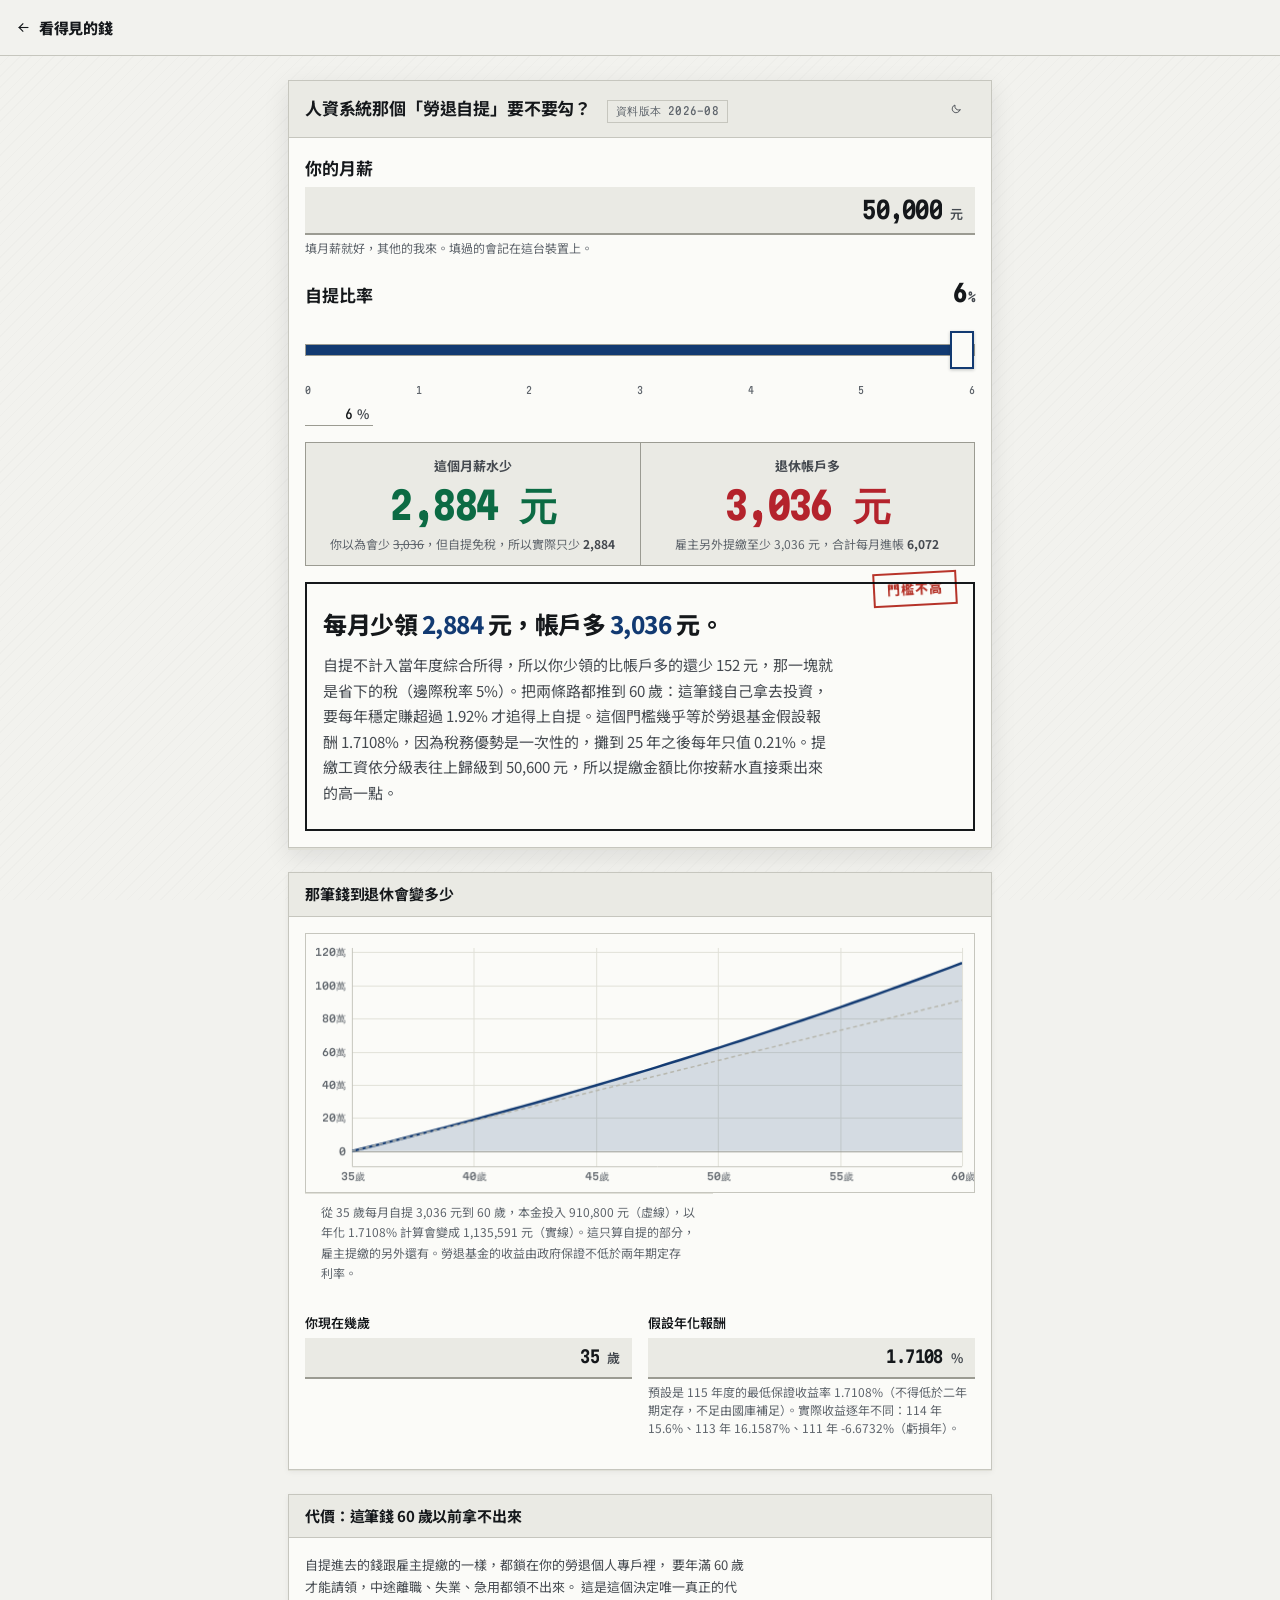
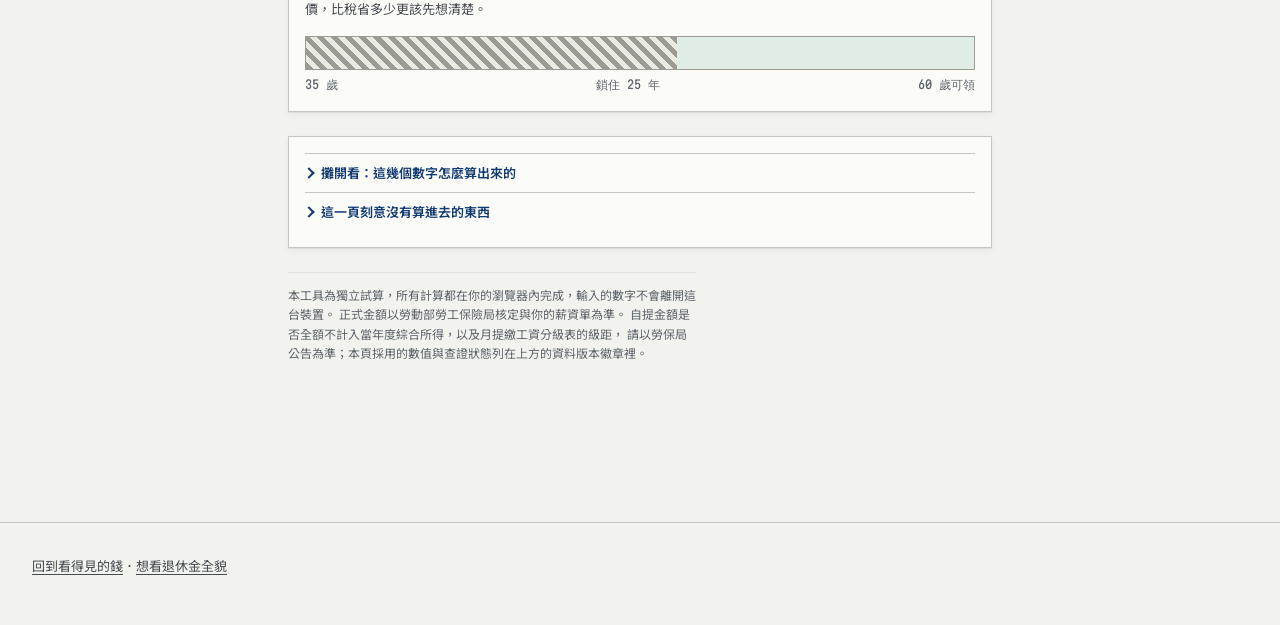
<file: apps/self-contribution/index.html>
<!DOCTYPE html>
<html lang="zh-Hant-TW">
<head>
<meta charset="utf-8">
<meta name="viewport" content="width=device-width, initial-scale=1, viewport-fit=cover">
<title>勞退自提划不划算｜看得見的錢</title>
<meta name="description" content="人資系統裡那個「勞退自提」欄位要不要勾？填一格薪水、拉一根滑桿就知道。自提是免稅的，所以你實際少領的比你以為的少。含自己投資要賺幾 % 才划得來的損益兩平點。">
<meta name="color-scheme" content="light dark">
<meta property="og:title" content="勞退自提划不划算？一根滑桿就知道">
<meta property="og:description" content="自提是免稅的，所以你實際少領的比 6% 少很多。拉一下看你的數字。">
<meta property="og:type" content="website">
<meta property="og:locale" content="zh_TW">
<link rel="icon" href="../../favicon.svg" type="image/svg+xml">
<link rel="preconnect" href="https://fonts.googleapis.com">
<link rel="preconnect" href="https://fonts.gstatic.com" crossorigin>
<link href="https://fonts.googleapis.com/css2?family=Martian+Mono:wdth,wght@75,400..700&family=Noto+Sans+TC:wght@400;500;700;900&display=swap" rel="stylesheet">
<link rel="stylesheet" href="../../assets/css/tokens.css">
<link rel="stylesheet" href="../../assets/css/base.css">
<link rel="stylesheet" href="../../assets/css/components.css">
<link rel="stylesheet" href="./app.css">
</head>
<body>
<!--
THESIS: 一個決定、一格輸入、一根滑桿、一屏看完。這一頁刻意拒絕本站其他頁面的專業級密度，因為人資系統裡那個欄位是每個受僱勞工都要面對的，而多數人放棄思考它的原因就是「看起來很麻煩」。
OWN-WORLD: 台灣多聯式複寫單據。紙與墨的中性底、印泥靛藍是唯一強調色、台灣制漲紅跌綠只做語意、全站圓角 0、等寬數字對齊同一條格線。這一頁是那疊單據裡最薄的一張。
STORY: 使用者填一格月薪、拉一根滑桿，當場看到左邊薪水少多少、右邊帳戶多多少，並得到一句能截圖轉發的話：自提等於立刻拿到多少無風險報酬。
FIRST VIEWPORT: 一句提問當標題；一格月薪；一根 0 到 6% 的滑桿；滑桿正下方就是左右對照的兩個數字與一句結論。手機上不捲動就看得完。
FORM: 台灣金融複寫聯票據；為依共鳴排序的第 6 個方向；seed key bc85ad9e。
FINISH: unreviewed and undocumented is unfinished; this build ends with the finish review, the verdict, and DESIGN.md
-->
<a class="skip-link" href="#main">跳到主要內容</a>

<main id="main" class="wrap solo">

  <section class="sheet sheet--raised">
    <div class="sheet__head">
      <h1 class="sheet__title">人資系統那個「勞退自提」要不要勾？</h1>
      <span class="datestamp" id="dataver">資料版本 —</span>
      <span class="topbar__spacer"></span>
      <span id="acts"></span>
    </div>

    <div class="sheet__body">

      <!-- 一格輸入 -->
      <label class="field solo__salary" id="f-salary">
        <span class="field__label">你的月薪</span>
        <span class="field__control">
          <input type="text" inputmode="numeric" value="50,000" aria-describedby="salaryHint">
          <span class="field__unit">元</span>
        </span>
        <span class="field__hint" id="salaryHint">填月薪就好，其他的我來。填過的會記在這台裝置上。</span>
      </label>

      <!-- 一根滑桿 -->
      <div class="slider solo__slider" id="s-rate">
        <div class="slider__top">
          <span class="slider__label" id="l-rate">自提比率</span>
          <span class="slider__value" aria-hidden="true">6<small>%</small></span>
        </div>
        <div class="slider__track">
          <input type="range" min="0" max="6" step="1" value="6" aria-labelledby="l-rate">
        </div>
        <div class="slider__ticks"><span>0</span><span>1</span><span>2</span><span>3</span><span>4</span><span>5</span><span>6</span></div>
        <label class="slider__twin">
          <span class="sr-only">自提比率，數字輸入</span>
          <input type="text" inputmode="numeric" value="6">
          <span class="field__unit">%</span>
        </label>
      </div>

      <!-- 左右對照：一屏之內的答案 -->
      <div class="scale" id="scale">
        <div class="scale__side scale__side--cost">
          <span class="scale__cap">這個月薪水少</span>
          <span class="scale__num" data-live id="r-cost">—</span>
          <span class="scale__sub" id="r-costSub"></span>
        </div>
        <div class="scale__pivot" aria-hidden="true"></div>
        <div class="scale__side scale__side--gain">
          <span class="scale__cap">退休帳戶多</span>
          <span class="scale__num" data-live id="r-gain">—</span>
          <span class="scale__sub" id="r-gainSub"></span>
        </div>
      </div>

      <!-- 一句結論 -->
      <div class="verdict solo__verdict" id="verdict">
        <span class="verdict__stamp" id="stamp" hidden></span>
        <h2 class="verdict__lead" id="lead">拉一下上面那根滑桿</h2>
        <p class="verdict__body" id="body"></p>
      </div>

    </div>
  </section>

  <!-- ============ 以下是想再往下看的人才需要的 ============ -->

  <section class="sheet solo__more">
    <div class="sheet__head"><h2 class="sheet__title">那筆錢到退休會變多少</h2></div>
    <div class="sheet__body">
      <div class="plot plot--bare">
        <canvas class="plot__canvas" id="chart" role="img" aria-labelledby="chartDesc"></canvas>
      </div>
      <p class="plot__foot" id="chartDesc"></p>
      <div class="fieldgrid fieldgrid--2">
        <label class="field" id="f-age">
          <span class="field__label">你現在幾歲</span>
          <span class="field__control">
            <input type="text" inputmode="numeric" value="35">
            <span class="field__unit">歲</span>
          </span>
        </label>
        <label class="field" id="f-return">
          <span class="field__label">假設年化報酬</span>
          <span class="field__control">
            <input type="text" inputmode="decimal" value="3">
            <span class="field__unit">%</span>
          </span>
          <span class="field__hint">勞退基金保證不低於兩年期定存利率</span>
        </label>
      </div>
    </div>
  </section>

  <section class="sheet solo__more">
    <div class="sheet__head"><h2 class="sheet__title">代價：這筆錢 60 歲以前拿不出來</h2></div>
    <div class="sheet__body">
      <p class="solo__cost">
        自提進去的錢跟雇主提繳的一樣，都鎖在你的勞退個人專戶裡，
        要年滿 60 歲才能請領，中途離職、失業、急用都領不出來。
        這是這個決定唯一真正的代價，比稅省多少更該先想清楚。
      </p>
      <div id="liquidity"></div>
    </div>
  </section>

  <section class="sheet solo__more">
    <div class="sheet__body" id="formulaHost"></div>
  </section>

  <p class="disclaimer">
    本工具為獨立試算，所有計算都在你的瀏覽器內完成，輸入的數字不會離開這台裝置。
    正式金額以勞動部勞工保險局核定與你的薪資單為準。
    自提金額是否全額不計入當年度綜合所得，以及月提繳工資分級表的級距，
    請以勞保局公告為準；本頁採用的數值與查證狀態列在上方的資料版本徽章裡。
  </p>
</main>

<footer class="footer">
  <div class="wrap">
    <p><a href="../../index.html">回到看得見的錢</a>．<a href="../retire/">想看退休金全貌</a></p>
  </div>
</footer>

<script src="../../assets/js/vendor/gsap.min.js"></script>
<script src="../../assets/js/vendor/CustomEase.min.js"></script>
<script type="module" src="./app.js"></script>
</body>
</html>
</file>
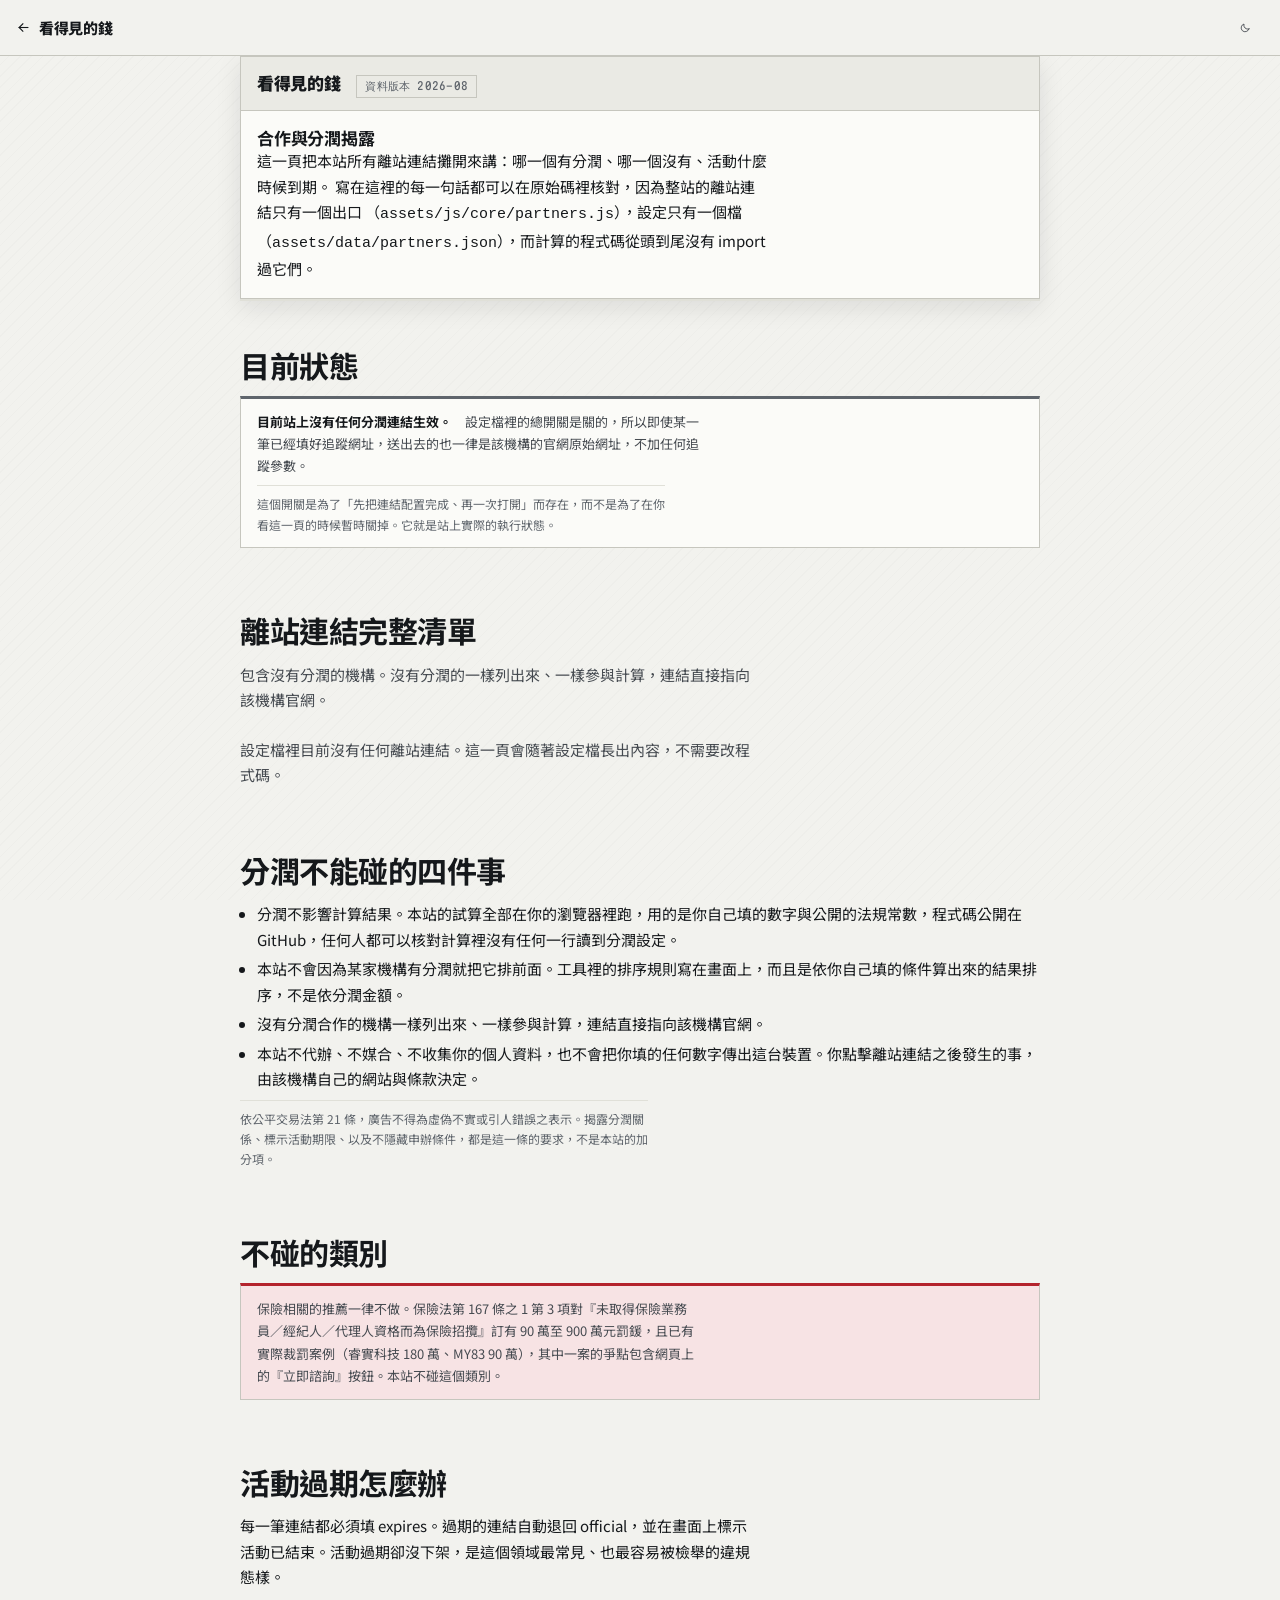
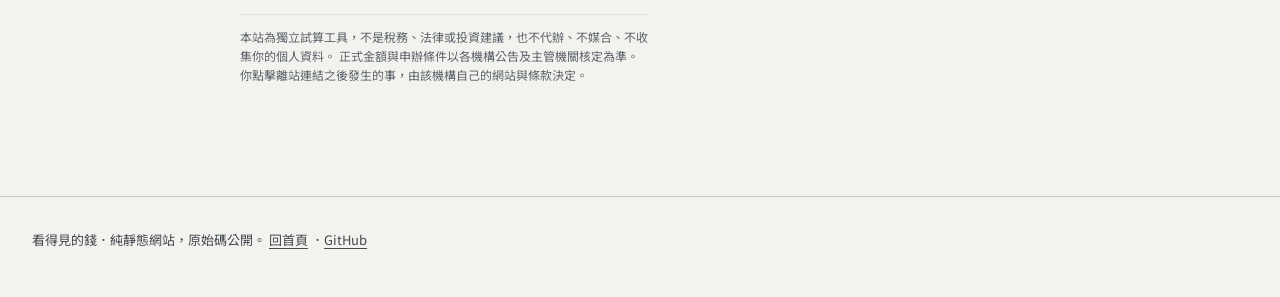
<file: disclosure.html>
<!DOCTYPE html>
<html lang="zh-Hant-TW">
<head>
<meta charset="utf-8">
<meta name="viewport" content="width=device-width, initial-scale=1, viewport-fit=cover">
<title>合作與分潤揭露｜看得見的錢</title>
<meta name="description" content="本站哪些離站連結有分潤、哪些沒有、活動什麼時候到期，全部列在這一頁。分潤不進入任何一條算式，也不改變任何排序。">
<meta name="color-scheme" content="light dark">
<meta name="robots" content="index, follow">
<link rel="icon" href="./favicon.svg" type="image/svg+xml">
<link rel="preconnect" href="https://fonts.googleapis.com">
<link rel="preconnect" href="https://fonts.gstatic.com" crossorigin>
<link href="https://fonts.googleapis.com/css2?family=Martian+Mono:wdth,wght@75,400..700&family=Noto+Sans+TC:wght@400;500;700;900&display=swap" rel="stylesheet">
<link rel="stylesheet" href="./assets/css/tokens.css">
<link rel="stylesheet" href="./assets/css/base.css">
<link rel="stylesheet" href="./assets/css/components.css">
<link rel="stylesheet" href="./assets/css/hub.css">
</head>
<body>
<a class="skip-link" href="#state">跳到目前狀態</a>

<main class="wrap wrap--narrow">

  <section class="sheet sheet--raised">
    <div class="sheet__head">
      <span class="cover__org">看得見的錢</span>
      <span class="datestamp" id="dataver">資料版本 —</span>
    </div>
    <div class="sheet__body">
      <h1 class="sheet__title">合作與分潤揭露</h1>
      <p>
        這一頁把本站所有離站連結攤開來講：哪一個有分潤、哪一個沒有、活動什麼時候到期。
        寫在這裡的每一句話都可以在原始碼裡核對，因為整站的離站連結只有一個出口
        （<code>assets/js/core/partners.js</code>），設定只有一個檔
        （<code>assets/data/partners.json</code>），而計算的程式碼從頭到尾沒有 import 過它們。
      </p>
    </div>
  </section>

  <!-- ============ 目前狀態 ============ -->
  <section class="section" id="state">
    <h2>目前狀態</h2>
    <div id="stateHost"></div>
  </section>

  <!-- ============ 完整清單 ============ -->
  <section class="section" id="list">
    <h2>離站連結完整清單</h2>
    <p class="section__lede">
      包含沒有分潤的機構。沒有分潤的一樣列出來、一樣參與計算，連結直接指向該機構官網。
    </p>
    <ul class="plist" id="plist"></ul>
  </section>

  <!-- ============ 四條規矩 ============ -->
  <section class="section" id="rules">
    <h2>分潤不能碰的四件事</h2>
    <ul class="disclose__list" id="longList"></ul>
    <p class="disclose__law" id="lawNote"></p>
  </section>

  <!-- ============ 不做的類別 ============ -->
  <section class="section" id="excluded">
    <h2>不碰的類別</h2>
    <div id="exclHost"></div>
  </section>

  <!-- ============ 過期政策 ============ -->
  <section class="section" id="expire">
    <h2>活動過期怎麼辦</h2>
    <p id="expireNote"></p>
    <p class="disclaimer">
      本站為獨立試算工具，不是稅務、法律或投資建議，也不代辦、不媒合、不收集你的個人資料。
      正式金額與申辦條件以各機構公告及主管機關核定為準。
      你點擊離站連結之後發生的事，由該機構自己的網站與條款決定。
    </p>
  </section>

</main>

<footer class="footer">
  <div class="wrap">
    <p>
      看得見的錢．純靜態網站，原始碼公開。
      <a href="./index.html">回首頁</a>
      ．<a href="https://github.com/fengfeng1021/visible-money-tw">GitHub</a>
    </p>
  </div>
</footer>

<script src="./assets/js/vendor/gsap.min.js"></script>
<script src="./assets/js/vendor/CustomEase.min.js"></script>
<script src="./assets/js/vendor/ScrollTrigger.min.js"></script>
<script type="module" src="./assets/js/disclosure.js"></script>
</body>
</html>
</file>
<file: assets/css/tokens.css>
/* ==========================================================================
   看得見的錢 — 設計代幣
   世界：台灣多聯式複寫單據（carbonless copy form）
   形狀鎖：全站圓角 0。唯一的曲線來自印記與圖表。
   色彩策略：Restrained — 紙與墨的中性底 + 單一強調色（印泥靛藍）
             紅綠是語意色（台灣漲紅跌綠），永遠不作裝飾用。
   ========================================================================== */

:root {
  color-scheme: light dark;

  /* --- 紙 ------------------------------------------------------------- */
  --paper:          #F2F2EE;  /* 桌面：單據躺在上面的檯面 */
  --sheet:          #FBFBF8;  /* 第一聯：白 */
  --sheet-sunk:     #EAEAE4;  /* 凹陷區（輸入槽、表頭） */

  /* 四聯紙色 — 用來標示情境（第一聯／第二聯／第三聯／第四聯） */
  --ply-1:          #FBFBF8;
  --ply-2:          #F7EEC6;
  --ply-3:          #F6DCDE;
  --ply-4:          #DCE7F1;
  --ply-1-edge:     #D8D8D0;
  --ply-2-edge:     #DCCF88;
  --ply-3-edge:     #E0B4B8;
  --ply-4-edge:     #A9C3DC;

  /* --- 墨 ------------------------------------------------------------- */
  --ink:            #15181B;
  --ink-2:          #454A50;
  --ink-3:          #5F656C;  /* 次要說明。已驗證對全部十種紙色皆 ≥4.55:1 */
  --ink-inv:        #F7F7F3;

  --rule:           #C6C6BE;  /* 表格細線 */
  --rule-strong:    #9B9B92;
  --rule-faint:     #E0E0D8;

  /* --- 強調（印泥靛藍）：主要動作、選取、焦點 ------------------------ */
  --accent:         #123A72;
  --accent-hi:      #1B4F94;
  --accent-ink:     #FFFFFF;
  --accent-wash:    #E3EAF4;

  /* --- 語意（台灣制：漲紅跌綠） --------------------------------------- */
  --up:             #B4232C;  /* 漲／流入／增加 */
  --up-wash:        #F7E3E4;
  --down:           #0C6B44;  /* 跌／流出／減少 */
  --down-wash:      #DFEDE6;
  --warn:           #8A5A00;  /* 警戒線、注意 */
  --warn-wash:      #F8EEDA;

  /* --- 硃砂印記 -------------------------------------------------------- */
  --stamp:          #B8342A;  /* 已驗證對全部十種紙色皆 ≥4.55:1 */
  /* 空章的灰。作廢印記與拒答標題都是正文級字，必須自己過 AA：
     舊值 #767C84 對凹陷紙 #EAEAE4 只有 3.49:1。 */
  --stamp-void:     #646A72;

  /* --- 圖表序列色（與語意色分離，避免誤讀漲跌） ----------------------- */
  --series-1:       #123A72;
  --series-2:       #B4232C;
  --series-3:       #0C6B44;
  --series-4:       #8A5A00;
  --series-5:       #5B3A82;
  --ghost:          #B6B6AD;  /* 前一個情境的鬼影 */

  /* --- 字體 ------------------------------------------------------------ */
  --font-cjk: "Noto Sans TC", -apple-system, BlinkMacSystemFont,
              "Segoe UI", "PingFang TC", "Microsoft JhengHei", sans-serif;
  --font-mono: "Martian Mono", ui-monospace, "SF Mono", "Cascadia Mono",
               Menlo, Consolas, monospace;

  /* 固定 rem 級距，比率 ~1.2（Operate 介面不用流體字級） */
  --t-xs:   0.75rem;   /* 12 */
  --t-sm:   0.8125rem; /* 13 */
  --t-base: 0.9375rem; /* 15 */
  --t-md:   1.0625rem; /* 17 */
  --t-lg:   1.25rem;   /* 20 */
  --t-xl:   1.5rem;    /* 24 */
  --t-2xl:  1.875rem;  /* 30 */
  --t-3xl:  2.375rem;  /* 38 */
  --t-4xl:  3rem;      /* 48 */
  --t-5xl:  4rem;      /* 64 */

  /* --- 間距：4px 基準 + 單據列高 --------------------------------------- */
  --s-1: 0.25rem;
  --s-2: 0.5rem;
  --s-3: 0.75rem;
  --s-4: 1rem;
  --s-5: 1.5rem;
  --s-6: 2rem;
  --s-7: 3rem;
  --s-8: 4rem;
  --s-9: 6rem;
  --row: 2.25rem;          /* 單據列高，所有表格對齊此格線 */

  --measure: 34em;         /* 中文內文行長（約 40 字） */

  /* --- 形狀鎖 ---------------------------------------------------------- */
  --radius: 0;

  /* --- 深度：紙的陰影帶位移與柔邊，不是零位移光暈 --------------------- */
  --lift-1: 0 1px 0 var(--rule-faint), 0 2px 6px rgba(21, 24, 27, 0.06);
  --lift-2: 0 2px 0 var(--rule-faint), 0 8px 24px rgba(21, 24, 27, 0.10);
  --lift-3: 0 3px 0 var(--rule), 0 18px 48px rgba(21, 24, 27, 0.16);

  /* --- 動效 ------------------------------------------------------------ */
  --dur-1: 0.14s;   /* 狀態回饋 */
  --dur-2: 0.24s;   /* 一般轉場 */
  --dur-3: 0.42s;   /* 逐行推出 */
  --ease-out: cubic-bezier(0.16, 1, 0.3, 1);

  --z-sheet: 1;
  --z-sticky: 20;
  --z-overlay: 60;
  --z-toast: 80;
}

/* ==========================================================================
   夜間：藍晒聯。同一套單據在檯燈下的樣子，不是另一個品牌。
   ========================================================================== */
@media (prefers-color-scheme: dark) {
  :root:not([data-theme="light"]) {
    --paper:        #101318;
    --sheet:        #191D24;
    --sheet-sunk:   #12161C;

    --ply-1:        #191D24;
    --ply-2:        #242017;
    --ply-3:        #261A1C;
    --ply-4:        #16212C;
    --ply-1-edge:   #333A44;
    --ply-2-edge:   #4B4227;
    --ply-3-edge:   #4D3238;
    --ply-4-edge:   #2C4460;

    --ink:          #E9EAE4;
    --ink-2:        #B4B8BE;
    --ink-3:        #8A9099;
    --ink-inv:      #101318;

    --rule:         #333A44;
    --rule-strong:  #525A66;
    --rule-faint:   #232931;

    --accent:       #6DA4EE;
    --accent-hi:    #90BEFF;
    --accent-ink:   #0B1017;
    --accent-wash:  #17263A;

    --up:           #F0616B;
    --up-wash:      #2E181B;
    --down:         #45C48C;
    --down-wash:    #142A22;
    --warn:         #E0A93F;
    --warn-wash:    #2B2312;

    --stamp:        #E4614E;
    --stamp-void:   #848C97;

    --series-1:     #6DA4EE;
    --series-2:     #F0616B;
    --series-3:     #45C48C;
    --series-4:     #E0A93F;
    --series-5:     #B198E0;
    --ghost:        #4A515B;

    --lift-1: 0 1px 0 rgba(255,255,255,0.04), 0 2px 6px rgba(0,0,0,0.5);
    --lift-2: 0 2px 0 rgba(255,255,255,0.04), 0 8px 24px rgba(0,0,0,0.55);
    --lift-3: 0 3px 0 rgba(255,255,255,0.06), 0 18px 48px rgba(0,0,0,0.65);
  }
}

/* 手動切換：使用者按下夜間鈕時覆寫系統偏好 */
:root[data-theme="dark"] {
  --paper:        #101318;
  --sheet:        #191D24;
  --sheet-sunk:   #12161C;
  --ply-1:        #191D24;
  --ply-2:        #242017;
  --ply-3:        #261A1C;
  --ply-4:        #16212C;
  --ply-1-edge:   #333A44;
  --ply-2-edge:   #4B4227;
  --ply-3-edge:   #4D3238;
  --ply-4-edge:   #2C4460;
  --ink:          #E9EAE4;
  --ink-2:        #B4B8BE;
  --ink-3:        #8A9099;
  --ink-inv:      #101318;
  --rule:         #333A44;
  --rule-strong:  #525A66;
  --rule-faint:   #232931;
  --accent:       #6DA4EE;
  --accent-hi:    #90BEFF;
  --accent-ink:   #0B1017;
  --accent-wash:  #17263A;
  --up:           #F0616B;
  --up-wash:      #2E181B;
  --down:         #45C48C;
  --down-wash:    #142A22;
  --warn:         #E0A93F;
  --warn-wash:    #2B2312;
  --stamp:        #E4614E;
  --stamp-void:   #848C97;
  --series-1:     #6DA4EE;
  --series-2:     #F0616B;
  --series-3:     #45C48C;
  --series-4:     #E0A93F;
  --series-5:     #B198E0;
  --ghost:        #4A515B;
  --lift-1: 0 1px 0 rgba(255,255,255,0.04), 0 2px 6px rgba(0,0,0,0.5);
  --lift-2: 0 2px 0 rgba(255,255,255,0.04), 0 8px 24px rgba(0,0,0,0.55);
  --lift-3: 0 3px 0 rgba(255,255,255,0.06), 0 18px 48px rgba(0,0,0,0.65);
}
</file>
<file: assets/css/base.css>
/* ==========================================================================
   看得見的錢 — 基礎排版與版面
   ========================================================================== */

*, *::before, *::after { box-sizing: border-box; }

/* hidden 必須贏過任何元件的 display。元件庫裡像 .state 這種預設 display:flex 的
   容器，特異性高於 [hidden] 的 UA 樣式，會讓「預設收起」的面板永遠顯示。 */
[hidden] { display: none !important; }

html {
  -webkit-text-size-adjust: 100%;
  scroll-behavior: smooth;
}
@media (prefers-reduced-motion: reduce) {
  html { scroll-behavior: auto; }
}

body {
  margin: 0;
  background: var(--paper);
  color: var(--ink);
  font-family: var(--font-cjk);
  font-size: var(--t-base);
  line-height: 1.7;
  -webkit-font-smoothing: antialiased;
  text-rendering: optimizeLegibility;
  overflow-x: hidden;
}

/* 檯面的紙紋：極淡的斜向細線，靜態、不隨捲動重繪 */
body::before {
  content: "";
  position: fixed;
  inset: 0;
  pointer-events: none;
  z-index: 0;
  opacity: 0.5;
  background-image: repeating-linear-gradient(
    -45deg,
    transparent 0 7px,
    color-mix(in srgb, var(--ink) 3%, transparent) 7px 8px
  );
}
@media (prefers-reduced-transparency: reduce) {
  body::before { display: none; }
}

/* --- 標題 ---------------------------------------------------------------- */
h1, h2, h3, h4 {
  margin: 0;
  font-weight: 700;
  line-height: 1.25;
  letter-spacing: -0.015em;
  text-wrap: balance;
}
h1 { font-size: var(--t-3xl); }
h2 { font-size: var(--t-2xl); }
h3 { font-size: var(--t-lg); }
h4 { font-size: var(--t-md); }

p { margin: 0 0 var(--s-4); max-width: var(--measure); text-wrap: pretty; }
p:last-child { margin-bottom: 0; }

a {
  color: var(--accent);
  text-decoration: underline;
  text-underline-offset: 0.2em;
  text-decoration-thickness: 1px;
}
a:hover { text-decoration-thickness: 2px; }

small { font-size: var(--t-sm); }

hr {
  border: 0;
  border-top: 1px solid var(--rule);
  margin: var(--s-5) 0;
}

/* --- 數字：全站表格對齊 --------------------------------------------------
   Martian Mono 的寬度軸壓到 75%，這是收據與帳票印表機的字寬，
   也讓六位數金額不會把版面撐破。 */
.num, .ledger td, .readout__value, .stat__value, input[type="number"], input[type="text"].num {
  font-family: var(--font-mono);
  font-stretch: 75%;
  font-variant-numeric: tabular-nums;
  font-feature-settings: "tnum" 1;
  letter-spacing: -0.02em;
}

/* --- 焦點：方形描邊，符合形狀鎖 ------------------------------------------ */
:where(a, button, input, select, textarea, summary, [tabindex]):focus-visible {
  outline: 2px solid var(--accent);
  outline-offset: 2px;
  border-radius: 0;
}

::selection { background: var(--accent); color: var(--accent-ink); }

/* --- 版面容器 ------------------------------------------------------------ */
.wrap {
  width: 100%;
  max-width: 78rem;
  margin-inline: auto;
  padding-inline: var(--s-4);
  position: relative;
  z-index: 1;
}
.wrap--narrow { max-width: 52rem; }

.stack > * + * { margin-top: var(--s-4); }
.stack-lg > * + * { margin-top: var(--s-6); }

/* 標題上方留白多於下方 */
.section { padding-block: var(--s-8) var(--s-6); }
.section > h2 { margin-bottom: var(--s-4); }

/* --- 導覽列：單行，≤72px ------------------------------------------------- */
.topbar {
  position: sticky;
  top: 0;
  z-index: var(--z-sticky);
  height: 56px;
  display: flex;
  align-items: center;
  gap: var(--s-4);
  padding-inline: var(--s-4);
  background: color-mix(in srgb, var(--paper) 92%, transparent);
  backdrop-filter: blur(8px);
  border-bottom: 1px solid var(--rule);
}
@supports not (backdrop-filter: blur(8px)) {
  .topbar { background: var(--paper); }
}
.topbar__mark {
  display: inline-flex;
  align-items: center;
  gap: var(--s-2);
  font-weight: 800;
  font-size: var(--t-base);
  letter-spacing: -0.02em;
  color: var(--ink);
  text-decoration: none;
  white-space: nowrap;
}
.topbar__mark:hover { text-decoration: none; }
.topbar__spacer { flex: 1 1 auto; }
.topbar__link {
  font-size: var(--t-sm);
  color: var(--ink-2);
  text-decoration: none;
  white-space: nowrap;
}
.topbar__link:hover { color: var(--ink); text-decoration: underline; }

/* --- 頁尾 ---------------------------------------------------------------- */
.footer {
  margin-top: var(--s-9);
  border-top: 1px solid var(--rule);
  padding-block: var(--s-6) var(--s-7);
  font-size: var(--t-sm);
  color: var(--ink-2);
}
.footer a { color: var(--ink-2); }

/* --- 無障礙 -------------------------------------------------------------- */
.sr-only {
  position: absolute; width: 1px; height: 1px;
  padding: 0; margin: -1px; overflow: hidden;
  clip: rect(0,0,0,0); white-space: nowrap; border: 0;
}
.skip-link {
  position: absolute; left: var(--s-4); top: -100%;
  z-index: var(--z-toast);
  background: var(--accent); color: var(--accent-ink);
  padding: var(--s-2) var(--s-4);
  font-size: var(--t-sm); font-weight: 700;
  text-decoration: none;
}
.skip-link:focus { top: var(--s-2); }

/* --- 降低動效：全站硬性降級 ---------------------------------------------- */
@media (prefers-reduced-motion: reduce) {
  *, *::before, *::after {
    animation-duration: 0.001ms !important;
    animation-iteration-count: 1 !important;
    transition-duration: 0.001ms !important;
  }
}

/* --- 列印：本來就是一張單據 ---------------------------------------------- */
@media print {
  body::before, .topbar, .btn, .no-print { display: none !important; }
  body { background: #fff; color: #000; }
  .sheet { box-shadow: none; border: 1px solid #000; break-inside: avoid; }
}
</file>
<file: assets/css/components.css>
/* ==========================================================================
   看得見的錢 — 元件庫
   每個元件都備齊 default / hover / focus / active / disabled / loading /
   error / empty。形狀鎖：圓角 0。
   ========================================================================== */

/* ==========================================================================
   1. 單據（sheet）— 全站唯一的內容容器。不用卡片。
   ========================================================================== */
.sheet {
  position: relative;
  background: var(--sheet);
  border: 1px solid var(--rule);
  box-shadow: var(--lift-1);
}
.sheet--raised { box-shadow: var(--lift-2); }

/* 騎縫線：撕開處 */
.sheet--perf-top { border-top: 0; }
.sheet--perf-top::before,
.sheet--perf-bottom::after {
  content: "";
  position: absolute;
  left: 0; right: 0;
  height: 1px;
  background-image: repeating-linear-gradient(
    to right,
    var(--rule-strong) 0 6px,
    transparent 6px 12px
  );
}
.sheet--perf-top::before { top: 0; }
.sheet--perf-bottom::after { bottom: 0; }

/* 單據表頭：機關列 + 單據名 + 資料版本 */
.sheet__head {
  display: flex;
  flex-wrap: wrap;
  align-items: baseline;
  gap: var(--s-2) var(--s-4);
  padding: var(--s-3) var(--s-4);
  background: var(--sheet-sunk);
  border-bottom: 1px solid var(--rule);
}
.sheet__title {
  font-size: var(--t-md);
  font-weight: 700;
  letter-spacing: -0.01em;
  margin: 0;
}
.sheet__body { padding: var(--s-4); container-type: inline-size; }
.sheet__foot {
  padding: var(--s-3) var(--s-4);
  border-top: 1px solid var(--rule);
  font-size: var(--t-sm);
  color: var(--ink-2);
}

/* 資料版本徽章：法規會變，所以版本必須永遠在畫面上 */
.datestamp {
  display: inline-flex;
  align-items: center;
  gap: var(--s-1);
  font-family: var(--font-mono);
  font-stretch: 75%;
  font-size: 0.6875rem;
  letter-spacing: 0.02em;
  color: var(--ink-3);
  border: 1px solid var(--rule);
  padding: 1px var(--s-2);
  white-space: nowrap;
}
.datestamp--editable { cursor: pointer; color: var(--accent); border-color: var(--accent); }
.datestamp--editable:hover { background: var(--accent-wash); }

/* ==========================================================================
   2. 四聯：情境圖層。這是本套件比較情境的主要機制。
   ========================================================================== */
.plies {
  display: flex;
  align-items: flex-end;
  gap: 2px;
  overflow-x: auto;
  scrollbar-width: none;
  padding-top: var(--s-1);
}
.plies::-webkit-scrollbar { display: none; }

.ply {
  appearance: none;
  flex: 0 0 auto;
  border: 1px solid var(--rule);
  border-bottom: 0;
  background: var(--sheet-sunk);
  color: var(--ink-2);
  font-family: var(--font-cjk);
  font-size: var(--t-sm);
  font-weight: 600;
  padding: var(--s-2) var(--s-4);
  cursor: pointer;
  position: relative;
  top: 2px;
  transition: background var(--dur-1) var(--ease-out),
              color var(--dur-1) var(--ease-out),
              top var(--dur-1) var(--ease-out);
  display: inline-flex;
  align-items: center;
  gap: var(--s-2);
  white-space: nowrap;
}
.ply:hover { background: var(--sheet); color: var(--ink); }
.ply[aria-selected="true"] {
  top: 0;
  color: var(--ink);
  border-color: var(--rule-strong);
  box-shadow: inset 0 3px 0 var(--accent);
}
.ply[data-ply="1"][aria-selected="true"] { background: var(--ply-1); }
.ply[data-ply="2"][aria-selected="true"] { background: var(--ply-2); }
.ply[data-ply="3"][aria-selected="true"] { background: var(--ply-3); }
.ply[data-ply="4"][aria-selected="true"] { background: var(--ply-4); }
.ply__swatch {
  width: 10px; height: 10px;
  border: 1px solid var(--rule-strong);
  flex: 0 0 auto;
}
.ply[data-ply="1"] .ply__swatch { background: var(--ply-1); }
.ply[data-ply="2"] .ply__swatch { background: var(--ply-2); }
.ply[data-ply="3"] .ply__swatch { background: var(--ply-3); }
.ply[data-ply="4"] .ply__swatch { background: var(--ply-4); }

.ply__close {
  appearance: none; border: 0; background: none;
  color: var(--ink-3); cursor: pointer; padding: 0 0 0 var(--s-1);
  line-height: 1; display: inline-flex;
}
.ply__close:hover { color: var(--up); }

.ply--add { color: var(--accent); border-style: dashed; }
.ply--add:hover { background: var(--accent-wash); }
.ply:disabled, .ply--add:disabled { opacity: 0.4; cursor: not-allowed; }

/* ==========================================================================
   3. 填寫格（field）— 底線式，像單據上要填的空格
   ========================================================================== */
.field { display: block; margin-bottom: var(--s-4); }
.field__label {
  display: block;
  font-size: var(--t-sm);
  font-weight: 600;
  color: var(--ink);
  margin-bottom: var(--s-1);
}
.field__req { color: var(--up); font-weight: 700; }

.field__control {
  display: flex;
  align-items: baseline;
  gap: var(--s-2);
  border-bottom: 2px solid var(--rule-strong);
  background: var(--sheet-sunk);
  padding: var(--s-2) var(--s-3);
  transition: border-color var(--dur-1) var(--ease-out),
              background var(--dur-1) var(--ease-out);
}
.field__control:hover { border-bottom-color: var(--ink-2); }
.field__control:focus-within {
  border-bottom-color: var(--accent);
  background: var(--sheet);
  outline: 2px solid var(--accent);
  outline-offset: 2px;
}

.field input,
.field select,
.field textarea {
  flex: 1 1 auto;
  min-width: 0;
  appearance: none;
  border: 0;
  background: none;
  color: var(--ink);
  font-family: var(--font-mono);
  font-stretch: 75%;
  font-variant-numeric: tabular-nums;
  font-size: var(--t-md);
  font-weight: 600;
  letter-spacing: -0.03em;
  padding: 0;
  text-align: right;
}
.field input:focus, .field select:focus, .field textarea:focus { outline: none; }
.field input::-webkit-outer-spin-button,
.field input::-webkit-inner-spin-button { -webkit-appearance: none; margin: 0; }
.field input[type="number"] { -moz-appearance: textfield; }
.field input::placeholder { color: var(--ink-3); font-weight: 400; }

.field select {
  font-family: var(--font-cjk);
  text-align: left;
  cursor: pointer;
}

.field__unit {
  flex: 0 0 auto;
  font-size: var(--t-sm);
  color: var(--ink-2);
  font-weight: 600;
}
.field__prefix { flex: 0 0 auto; font-size: var(--t-sm); color: var(--ink-2); }

.field__hint {
  display: block;
  margin-top: var(--s-1);
  font-size: var(--t-xs);
  color: var(--ink-3);
  line-height: 1.5;
}
.field__error {
  display: none;
  margin-top: var(--s-1);
  font-size: var(--t-xs);
  color: var(--up);
  font-weight: 600;
  line-height: 1.5;
}
.field[data-state="error"] .field__control { border-bottom-color: var(--up); background: var(--up-wash); }
.field[data-state="error"] .field__error { display: block; }
.field[data-state="error"] .field__hint { display: none; }

.field[data-disabled] { opacity: 0.5; }
.field[data-disabled] .field__control { background: var(--sheet-sunk); border-bottom-style: dashed; }
.field input:disabled, .field select:disabled { cursor: not-allowed; }

/* 兩欄／三欄填寫區：依「容器」而非視窗寬度決定，否則窄側欄在寬螢幕上會被撐破 */
.fieldgrid { display: grid; gap: 0 var(--s-4); }
@container (min-width: 30rem) { .fieldgrid--2 { grid-template-columns: 1fr 1fr; } }
@container (min-width: 46rem) { .fieldgrid--3 { grid-template-columns: repeat(3, 1fr); } }

/* ==========================================================================
   4. 滑桿（slider）— 本套件最重要的輸入。拖動就是論證。
   ========================================================================== */
.slider { display: block; margin-bottom: var(--s-5); }
.slider__top {
  display: flex;
  align-items: baseline;
  justify-content: space-between;
  gap: var(--s-3);
  margin-bottom: var(--s-2);
}
.slider__label { font-size: var(--t-sm); font-weight: 600; }
.slider__value {
  font-family: var(--font-mono);
  font-stretch: 75%;
  font-variant-numeric: tabular-nums;
  font-size: var(--t-lg);
  font-weight: 700;
  letter-spacing: -0.04em;
  color: var(--ink);
}
.slider__value small { font-size: var(--t-sm); color: var(--ink-2); font-weight: 600; margin-left: 2px; }

.slider__track { position: relative; padding-block: var(--s-2); }

.slider input[type="range"] {
  -webkit-appearance: none;
  appearance: none;
  width: 100%;
  height: 28px;
  margin: 0;
  background: transparent;
  cursor: grab;
  display: block;
}
.slider input[type="range"]:active { cursor: grabbing; }

.slider input[type="range"]::-webkit-slider-runnable-track {
  height: 8px;
  background:
    linear-gradient(var(--accent), var(--accent)) 0 / var(--fill, 0%) 100% no-repeat,
    var(--sheet-sunk);
  border: 1px solid var(--rule-strong);
}
.slider input[type="range"]::-moz-range-track {
  height: 8px;
  background: var(--sheet-sunk);
  border: 1px solid var(--rule-strong);
}
.slider input[type="range"]::-moz-range-progress {
  height: 8px;
  background: var(--accent);
}
/* 滑塊：方形游標，像單據上的可移動指標 */
.slider input[type="range"]::-webkit-slider-thumb {
  -webkit-appearance: none;
  width: 18px; height: 28px;
  margin-top: -11px;
  background: var(--sheet);
  border: 2px solid var(--accent);
  box-shadow: 0 1px 3px rgba(21,24,27,0.25);
  cursor: grab;
}
.slider input[type="range"]::-moz-range-thumb {
  width: 14px; height: 24px;
  border-radius: 0;
  background: var(--sheet);
  border: 2px solid var(--accent);
  box-shadow: 0 1px 3px rgba(21,24,27,0.25);
  cursor: grab;
}
.slider input[type="range"]:hover::-webkit-slider-thumb { background: var(--accent-wash); }
.slider input[type="range"]:hover::-moz-range-thumb { background: var(--accent-wash); }
.slider input[type="range"]:disabled { cursor: not-allowed; opacity: 0.45; }

/* 刻度：像尺 */
.slider__ticks {
  display: flex;
  justify-content: space-between;
  margin-top: var(--s-1);
  font-family: var(--font-mono);
  font-stretch: 75%;
  font-size: 0.625rem;
  color: var(--ink-3);
  letter-spacing: -0.02em;
}
.slider__ticks span { position: relative; }

/* 滑桿的數字孿生：鍵盤與精確輸入的等效路徑。
   固定排在刻度下方左側，七個 App 一律用同一個位置，不各自搬家。 */
.slider__twin {
  display: inline-flex;
  align-items: baseline;
  gap: var(--s-1);
  border-bottom: 1px solid var(--rule-strong);
  padding: 0 var(--s-1);
  margin-top: var(--s-1);
}
.slider__twin input {
  width: 5.5ch;
  border: 0; background: none; padding: 0;
  font-family: var(--font-mono);
  font-stretch: 75%;
  font-variant-numeric: tabular-nums;
  font-size: var(--t-sm);
  text-align: right;
  color: var(--ink);
}
.slider__twin input:focus { outline: none; }
.slider__twin:focus-within { border-bottom-color: var(--accent); outline: 2px solid var(--accent); outline-offset: 2px; }

/* ==========================================================================
   5. 勾選格（segmented）— 單據上的選項方格
   ========================================================================== */
.segmented {
  display: inline-flex;
  flex-wrap: wrap;
  border: 1px solid var(--rule-strong);
  background: var(--sheet-sunk);
}
.segmented__opt {
  appearance: none;
  border: 0;
  border-right: 1px solid var(--rule-strong);
  background: none;
  color: var(--ink-2);
  font-family: var(--font-cjk);
  font-size: var(--t-sm);
  font-weight: 600;
  padding: var(--s-2) var(--s-3);
  cursor: pointer;
  transition: background var(--dur-1) var(--ease-out), color var(--dur-1) var(--ease-out);
  white-space: nowrap;
}
.segmented__opt:last-child { border-right: 0; }
.segmented__opt:hover { background: var(--sheet); color: var(--ink); }
.segmented__opt[aria-pressed="true"] {
  background: var(--accent);
  color: var(--accent-ink);
}
.segmented__opt:disabled { opacity: 0.4; cursor: not-allowed; }
.segmented--block { display: flex; width: 100%; }
.segmented--block .segmented__opt { flex: 1 1 0; text-align: center; }

/* ==========================================================================
   6. 開關（switch）
   ========================================================================== */
.switch {
  display: inline-flex;
  align-items: center;
  gap: var(--s-2);
  cursor: pointer;
  font-size: var(--t-sm);
  font-weight: 600;
  user-select: none;
}
.switch input { position: absolute; opacity: 0; width: 0; height: 0; }
.switch__box {
  width: 40px; height: 22px;
  border: 1px solid var(--rule-strong);
  background: var(--sheet-sunk);
  position: relative;
  flex: 0 0 auto;
  transition: background var(--dur-1) var(--ease-out), border-color var(--dur-1) var(--ease-out);
}
.switch__box::after {
  content: "";
  position: absolute;
  top: 2px; left: 2px;
  width: 16px; height: 16px;
  background: var(--ink-3);
  transition: transform var(--dur-2) var(--ease-out), background var(--dur-1) var(--ease-out);
}
.switch input:checked + .switch__box { background: var(--accent-wash); border-color: var(--accent); }
.switch input:checked + .switch__box::after { transform: translateX(18px); background: var(--accent); }
.switch input:focus-visible + .switch__box { outline: 2px solid var(--accent); outline-offset: 2px; }
.switch input:disabled + .switch__box { opacity: 0.4; }
.switch:has(input:disabled) { cursor: not-allowed; opacity: 0.6; }

/* ==========================================================================
   7. 按鈕
   ========================================================================== */
.btn {
  appearance: none;
  display: inline-flex;
  align-items: center;
  justify-content: center;
  gap: var(--s-2);
  border: 1px solid var(--accent);
  background: var(--accent);
  color: var(--accent-ink);
  font-family: var(--font-cjk);
  font-size: var(--t-sm);
  font-weight: 700;
  letter-spacing: 0.01em;
  padding: var(--s-2) var(--s-5);
  min-height: 40px;
  cursor: pointer;
  white-space: nowrap;
  text-decoration: none;
  transition: background var(--dur-1) var(--ease-out),
              transform var(--dur-1) var(--ease-out),
              box-shadow var(--dur-1) var(--ease-out);
}
.btn:hover { background: var(--accent-hi); border-color: var(--accent-hi); text-decoration: none; }
.btn:active { transform: translateY(1px); box-shadow: none; }

.btn--ghost {
  background: transparent;
  color: var(--accent);
  border-color: var(--rule-strong);
}
.btn--ghost:hover { background: var(--accent-wash); border-color: var(--accent); color: var(--accent); }

.btn--quiet {
  background: transparent;
  color: var(--ink-2);
  border-color: transparent;
  padding-inline: var(--s-2);
}
.btn--quiet:hover { background: var(--sheet-sunk); color: var(--ink); }

.btn--danger { background: var(--up); border-color: var(--up); color: #fff; }
.btn--danger:hover { background: color-mix(in srgb, var(--up) 85%, #000); border-color: color-mix(in srgb, var(--up) 85%, #000); }

.btn:disabled, .btn[aria-disabled="true"] {
  opacity: 0.45;
  cursor: not-allowed;
  transform: none;
}
.btn--sm { min-height: 32px; padding: var(--s-1) var(--s-3); font-size: var(--t-xs); }
.btn--block { display: flex; width: 100%; }

/* 載入中：不用轉圈圈，用逐格推進的進紙條 */
.btn[data-loading="true"] { pointer-events: none; position: relative; color: transparent; }
.btn[data-loading="true"]::after {
  content: "";
  position: absolute; inset: 0;
  background-image: repeating-linear-gradient(
    90deg,
    var(--accent-ink) 0 8px,
    transparent 8px 16px
  );
  opacity: 0.5;
  animation: feed 0.7s linear infinite;
}
@keyframes feed { to { background-position: 16px 0; } }

.btnrow { display: flex; flex-wrap: wrap; gap: var(--s-2); align-items: center; }

/* ==========================================================================
   8. 帳列表（ledger）— 存摺／攤還表
   ========================================================================== */
.ledger-wrap {
  overflow: auto;
  border: 1px solid var(--rule);
  background: var(--sheet);
  max-height: 26rem;
  overscroll-behavior: contain;
}
.ledger {
  width: 100%;
  border-collapse: collapse;
  font-size: var(--t-sm);
}
.ledger thead th {
  position: sticky;
  top: 0;
  z-index: 2;
  background: var(--sheet-sunk);
  color: var(--ink-2);
  font-family: var(--font-cjk);
  font-size: var(--t-xs);
  font-weight: 700;
  text-align: right;
  padding: var(--s-2) var(--s-3);
  border-bottom: 1px solid var(--rule-strong);
  white-space: nowrap;
}
.ledger thead th:first-child { text-align: left; }
.ledger td {
  padding: 0 var(--s-3);
  height: var(--row);
  text-align: right;
  border-bottom: 1px solid var(--rule-faint);
  color: var(--ink);
  white-space: nowrap;
}
.ledger td:first-child { text-align: left; color: var(--ink-2); font-family: var(--font-mono);
  font-stretch: 75%; }
.ledger tbody tr:hover td { background: var(--accent-wash); }
.ledger tbody tr[data-mark] td { background: var(--warn-wash); }
.ledger tbody tr[data-mark] td:first-child { font-weight: 700; color: var(--warn); }
.ledger .is-up { color: var(--up); }
.ledger .is-down { color: var(--down); }
.ledger tfoot td {
  font-weight: 700;
  border-top: 1px solid var(--rule-strong);
  border-bottom: 0;
  background: var(--sheet-sunk);
  position: sticky;
  bottom: 0;
}

/* ==========================================================================
   9. 讀出（readout）— 主要結論數字
   ========================================================================== */
.readout { display: block; }
.readout__label {
  display: block;
  font-size: var(--t-sm);
  color: var(--ink-2);
  font-weight: 600;
  margin-bottom: var(--s-1);
}
.readout__value {
  display: block;
  font-size: var(--t-2xl);
  font-weight: 700;
  line-height: 1.05;
  letter-spacing: -0.045em;
  color: var(--ink);
}
.readout__value small {
  font-size: var(--t-md);
  font-weight: 600;
  color: var(--ink-2);
  letter-spacing: -0.02em;
  margin-left: 0.15em;
}
.readout__delta {
  display: inline-flex;
  align-items: baseline;
  gap: var(--s-1);
  margin-top: var(--s-1);
  font-family: var(--font-mono);
  font-stretch: 75%;
  font-size: var(--t-sm);
  font-weight: 700;
}
.readout__delta[data-dir="up"] { color: var(--up); }
.readout__delta[data-dir="down"] { color: var(--down); }
.readout__delta[data-dir="flat"] { color: var(--ink-3); }
.readout--lg .readout__value { font-size: var(--t-4xl); }
@media (max-width: 30rem) { .readout--lg .readout__value { font-size: var(--t-3xl); } }

.readout-row {
  display: grid;
  gap: var(--s-4) var(--s-5);
  grid-template-columns: repeat(auto-fit, minmax(8.5rem, 1fr));
  border-top: 1px solid var(--rule);
  padding-top: var(--s-4);
}

/* ==========================================================================
   10. 印記（stamp）與結論
   ========================================================================== */
.stamp {
  display: inline-flex;
  align-items: center;
  justify-content: center;
  gap: var(--s-2);
  border: 2px solid var(--stamp);
  color: var(--stamp);
  font-family: var(--font-cjk);
  font-weight: 800;
  font-size: var(--t-sm);
  letter-spacing: 0.08em;
  padding: var(--s-1) var(--s-3);
  transform: rotate(-3deg);
  mix-blend-mode: multiply;
  white-space: nowrap;
}
/* 夜間沒有紙可以壓印，multiply 會把印記吃掉 */
:root[data-theme="dark"] .stamp { mix-blend-mode: normal; }
@media (prefers-color-scheme: dark) {
  :root:not([data-theme="light"]) .stamp { mix-blend-mode: normal; }
}
.stamp--void {
  border-color: var(--stamp-void);
  color: var(--stamp-void);
  border-style: double;
  border-width: 4px;
}
.stamp--ok { border-color: var(--down); color: var(--down); }

.verdict {
  position: relative;
  border: 2px solid var(--ink);
  background: var(--sheet);
  padding: var(--s-5) var(--s-4);
}
.verdict__lead {
  font-size: var(--t-xl);
  font-weight: 800;
  line-height: 1.35;
  letter-spacing: -0.02em;
  margin: 0 0 var(--s-3);
  max-width: var(--measure);
  text-wrap: pretty;
}
.verdict__lead em { font-style: normal; color: var(--accent); }
.verdict__body { font-size: var(--t-base); color: var(--ink-2); max-width: var(--measure); }
.verdict__stamp {
  position: absolute;
  top: calc(var(--s-3) * -1);
  right: var(--s-4);
}

/* ==========================================================================
   11. 公式抽屜 — 每個數字都能攤開看法源
   ========================================================================== */
.formula { border-top: 1px solid var(--rule); }
.formula > summary {
  list-style: none;
  cursor: pointer;
  padding: var(--s-2) 0;
  font-size: var(--t-sm);
  font-weight: 600;
  color: var(--accent);
  display: flex;
  align-items: center;
  gap: var(--s-2);
}
.formula > summary::-webkit-details-marker { display: none; }
.formula > summary::before {
  content: "";
  width: 8px; height: 8px;
  border-right: 2px solid currentColor;
  border-bottom: 2px solid currentColor;
  transform: rotate(-45deg);
  transition: transform var(--dur-2) var(--ease-out);
  flex: 0 0 auto;
}
.formula[open] > summary::before { transform: rotate(45deg); }
.formula__body {
  padding: var(--s-3) 0 var(--s-4);
  font-size: var(--t-sm);
  color: var(--ink-2);
}
.formula__line {
  display: flex;
  flex-wrap: wrap;
  gap: var(--s-2);
  align-items: baseline;
  padding: var(--s-1) 0;
  border-bottom: 1px dashed var(--rule-faint);
  font-family: var(--font-mono);
  font-stretch: 75%;
  font-size: var(--t-xs);
  letter-spacing: -0.02em;
}
.formula__line:last-child { border-bottom: 0; }
.formula__line b { color: var(--ink); font-weight: 700; }
.formula__src {
  margin-top: var(--s-2);
  font-size: var(--t-xs);
  color: var(--ink-3);
  font-family: var(--font-cjk);
}

/* ==========================================================================
   12. 圖表框（plot）
   ========================================================================== */
.plot {
  position: relative;
  background: var(--sheet);
  border: 1px solid var(--rule);
}
.plot__head {
  display: flex;
  flex-wrap: wrap;
  gap: var(--s-2) var(--s-4);
  align-items: baseline;
  justify-content: space-between;
  padding: var(--s-3) var(--s-4) var(--s-2);
}
.plot__title { font-size: var(--t-base); font-weight: 700; margin: 0; }
.plot__canvas { display: block; width: 100%; touch-action: pan-y; }
.plot__svg { position: absolute; inset: 0; width: 100%; height: 100%; pointer-events: none; }
.plot__foot {
  padding: var(--s-2) var(--s-4) var(--s-3);
  font-size: var(--t-xs);
  color: var(--ink-3);
  border-top: 1px solid var(--rule-faint);
}

.legend { display: flex; flex-wrap: wrap; gap: var(--s-2) var(--s-4); }
.legend__item {
  display: inline-flex;
  align-items: center;
  gap: var(--s-2);
  font-size: var(--t-xs);
  color: var(--ink-2);
  font-weight: 600;
  cursor: pointer;
  background: none; border: 0; padding: 0;
  font-family: var(--font-cjk);
}
.legend__item[aria-pressed="false"] { opacity: 0.4; }
.legend__key { width: 14px; height: 3px; flex: 0 0 auto; }
.legend__key--dash { background-image: repeating-linear-gradient(to right, currentColor 0 3px, transparent 3px 6px); height: 2px; }

/* 圖表提示 */
.tip {
  position: absolute;
  z-index: var(--z-overlay);
  background: var(--ink);
  color: var(--ink-inv);
  font-family: var(--font-mono);
  font-stretch: 75%;
  font-size: var(--t-xs);
  line-height: 1.5;
  padding: var(--s-2) var(--s-3);
  pointer-events: none;
  white-space: nowrap;
  box-shadow: var(--lift-2);
  opacity: 0;
}
.tip b { color: var(--ink-inv); }

/* ==========================================================================
   13. 說明條（note）— 不用彩色粗左框
   ========================================================================== */
.note {
  border: 1px solid var(--rule);
  border-top: 3px solid var(--ink-3);
  background: var(--sheet);
  padding: var(--s-3) var(--s-4);
  font-size: var(--t-sm);
  color: var(--ink-2);
}
.note b { color: var(--ink); }
.note--warn { border-top-color: var(--warn); background: var(--warn-wash); }
.note--stop { border-top-color: var(--up); background: var(--up-wash); }
.note--ok { border-top-color: var(--down); background: var(--down-wash); }

.disclaimer {
  font-size: var(--t-xs);
  color: var(--ink-3);
  line-height: 1.6;
  border-top: 1px solid var(--rule-faint);
  padding-top: var(--s-3);
}

/* ==========================================================================
   14. 狀態：載入 / 空 / 錯誤 / 拒答
   ========================================================================== */
.skeleton {
  background: linear-gradient(
    90deg,
    var(--sheet-sunk) 0%,
    color-mix(in srgb, var(--sheet-sunk) 60%, var(--sheet)) 50%,
    var(--sheet-sunk) 100%
  );
  background-size: 200% 100%;
  animation: shimmer 1.3s linear infinite;
  height: var(--row);
  margin-bottom: 1px;
}
@keyframes shimmer { to { background-position: -200% 0; } }
@media (prefers-reduced-motion: reduce) { .skeleton { animation: none; } }

.state {
  display: flex;
  flex-direction: column;
  align-items: flex-start;
  gap: var(--s-3);
  padding: var(--s-6) var(--s-4);
  border: 1px dashed var(--rule-strong);
  background: var(--sheet-sunk);
}
.state__title { font-size: var(--t-md); font-weight: 700; margin: 0; }
.state__body { font-size: var(--t-sm); color: var(--ink-2); max-width: var(--measure); margin: 0; }

/* 拒答：資料不足以回答這個問題 */
.state--refuse { border-color: var(--stamp-void); }
.state--refuse .state__title { color: var(--stamp-void); }

/* ==========================================================================
   15. 提示訊息
   ========================================================================== */
.toast-host {
  position: fixed;
  left: 50%;
  bottom: var(--s-4);
  transform: translateX(-50%);
  z-index: var(--z-toast);
  display: flex;
  flex-direction: column;
  gap: var(--s-2);
  pointer-events: none;
  width: max-content;
  max-width: calc(100vw - var(--s-6));
}
.toast {
  background: var(--ink);
  color: var(--ink-inv);
  font-size: var(--t-sm);
  font-weight: 600;
  padding: var(--s-2) var(--s-4);
  box-shadow: var(--lift-2);
}

/* ==========================================================================
   16. 標籤
   ========================================================================== */
.chip {
  display: inline-flex;
  align-items: center;
  gap: var(--s-1);
  border: 1px solid var(--rule-strong);
  background: var(--sheet-sunk);
  color: var(--ink-2);
  font-size: var(--t-xs);
  font-weight: 700;
  padding: 2px var(--s-2);
  white-space: nowrap;
}
.chip--on { background: var(--accent); border-color: var(--accent); color: var(--accent-ink); }

/* ==========================================================================
   17. 圖示：單一線寬 1.75，方端點
   ========================================================================== */
.i {
  width: 1em; height: 1em;
  flex: 0 0 auto;
  stroke: currentColor;
  fill: none;
  stroke-width: 1.75;
  stroke-linecap: square;
  stroke-linejoin: miter;
  vertical-align: -0.125em;
}
.i--lg { width: 1.25em; height: 1.25em; }

/* ==========================================================================
   18. 工作區版面：輸入在左、結果在右；手機時輸入收在下方抽屜
   ========================================================================== */
.workbench { display: grid; gap: var(--s-5); align-items: start; }
@media (min-width: 62rem) {
  .workbench { grid-template-columns: 23rem minmax(0, 1fr); }
  .workbench__inputs {
    position: sticky;
    top: calc(56px + var(--s-4));
    max-height: calc(100dvh - 56px - var(--s-6));
    overflow-y: auto;
    overscroll-behavior: contain;
  }
}
/* 手機：招牌視覺先出現，填寫格排在下面。
   用 order 而不是換成 flex —— grid 單欄本來就會撐滿，
   換成 flex 會連帶繼承 align-items:start，把整張表單壓成一行字寬。 */
@media (max-width: 61.99rem) {
  .workbench__out { order: 1; }
  .workbench__inputs { order: 2; }
}
.workbench__out, .workbench__inputs { min-width: 0; }

/* ==========================================================================
   19. 財務檔案：缺什麼問什麼
   ========================================================================== */
.askbox {
  border: 1px solid var(--rule-strong);
  border-top: 3px solid var(--accent);
  background: var(--sheet-sunk);
  padding: var(--s-3) var(--s-4) var(--s-4);
}
.askbox__lead {
  font-size: var(--t-sm);
  font-weight: 700;
  color: var(--ink);
  margin: 0 0 var(--s-3);
  max-width: none;
}
.askbox__grid {
  display: grid;
  gap: 0 var(--s-4);
  grid-template-columns: 1fr;
}
@container (min-width: 30rem) { .askbox__grid { grid-template-columns: 1fr 1fr; } }
@container (min-width: 52rem) { .askbox__grid { grid-template-columns: repeat(3, 1fr); } }
.askbox__note {
  margin: var(--s-2) 0 0;
  font-size: var(--t-xs);
  color: var(--ink-3);
  max-width: none;
}
.field--compact { margin-bottom: var(--s-3); }
.field--compact .field__hint { display: none; }

/* 填寫進度 */
.prog { margin-bottom: var(--s-5); }
.prog__bar {
  height: 8px;
  border: 1px solid var(--rule-strong);
  background: var(--sheet-sunk);
  display: block;
}
.prog__fill { display: block; height: 100%; background: var(--accent); }
.prog__text { font-size: var(--t-sm); color: var(--ink-2); margin: var(--s-2) 0 0; }

/* ==========================================================================
   20. 法規變動時間軸
   ========================================================================== */
.tl { list-style: none; margin: 0; padding: 0; border-top: 1px solid var(--rule); }

.tl__item {
  border-bottom: 1px solid var(--rule);
  display: grid;
  grid-template-columns: 7.5rem minmax(0, 1fr);
  gap: 0 var(--s-4);
  padding: var(--s-4) 0;
}
@media (max-width: 44rem) {
  .tl__item { grid-template-columns: 1fr; gap: var(--s-2); }
}

.tl__when {
  font-family: var(--font-mono);
  font-stretch: 75%;
  font-variant-numeric: tabular-nums;
  font-size: var(--t-xs);
  color: var(--ink-3);
  letter-spacing: -0.02em;
  padding-top: 3px;
}
.tl__when b { display: block; color: var(--ink); font-size: var(--t-sm); font-weight: 700; }

.tl__main { min-width: 0; }
.tl__title {
  font-size: var(--t-md);
  font-weight: 800;
  letter-spacing: -0.015em;
  margin: 0 0 var(--s-2);
  display: flex;
  flex-wrap: wrap;
  align-items: baseline;
  gap: var(--s-2);
}
.tl__who { font-size: var(--t-sm); color: var(--ink-2); margin: 0 0 var(--s-2); max-width: var(--measure); }

.tl__delta {
  display: flex;
  flex-wrap: wrap;
  align-items: baseline;
  gap: var(--s-2) var(--s-3);
  font-family: var(--font-mono);
  font-stretch: 75%;
  font-variant-numeric: tabular-nums;
  font-size: var(--t-sm);
  color: var(--ink-2);
  margin-bottom: var(--s-2);
}
.tl__delta s { color: var(--ink-3); text-decoration-thickness: 1px; }
.tl__delta b { color: var(--ink); }

/* 對你的影響：這一格才是整個產品的理由 */
.tl__impact {
  border: 1px solid var(--rule);
  border-left: 0; border-right: 0;
  background: var(--sheet);
  padding: var(--s-3);
  margin-top: var(--s-2);
}
.tl__impact-amount {
  font-family: var(--font-mono);
  font-stretch: 75%;
  font-variant-numeric: tabular-nums;
  font-size: var(--t-xl);
  font-weight: 700;
  letter-spacing: -0.03em;
  display: block;
}
.tl__impact[data-dir="good"] .tl__impact-amount { color: var(--down); }
.tl__impact[data-dir="bad"] .tl__impact-amount { color: var(--up); }
.tl__impact-why { font-size: var(--t-xs); color: var(--ink-2); margin: var(--s-1) 0 0; max-width: none; }
.tl__impact--muted { background: var(--sheet-sunk); }
.tl__impact--muted .tl__impact-amount { font-size: var(--t-md); color: var(--ink-3); }

.tl__status {
  font-size: var(--t-xs);
  font-weight: 700;
  padding: 1px var(--s-2);
  border: 1px solid currentColor;
  white-space: nowrap;
}
.tl__status[data-s="in-force"] { color: var(--down); }
.tl__status[data-s="scheduled"] { color: var(--accent); }
.tl__status[data-s="shelved"] { color: var(--stamp-void); }
.tl__status[data-s="repealed"] { color: var(--ink-3); }

/* 上次來訪之後的新變動 */
.newsince {
  border: 2px solid var(--accent);
  background: var(--accent-wash);
  padding: var(--s-4);
  margin-bottom: var(--s-5);
}
.newsince__lead { font-size: var(--t-lg); font-weight: 800; margin: 0 0 var(--s-2); letter-spacing: -0.02em; }
.newsince__body { font-size: var(--t-sm); color: var(--ink-2); margin: 0; max-width: var(--measure); }

/* 篩選列 */
.filters { display: flex; flex-wrap: wrap; gap: var(--s-2); margin-bottom: var(--s-4); }

/* ==========================================================================
   分潤揭露。只有真的送出過追蹤連結的頁面才會渲染（見 core/partners.js），
   所以樣式放共用層、出現與否交給那支模組判斷。
   ========================================================================== */
.disclose__lead { margin: 0 0 var(--s-2); }
.disclose__list { margin: 0 0 var(--s-2); padding-left: 1.1em; }
.disclose__list li { margin-bottom: var(--s-1); }
.disclose__law {
  margin: 0; padding-top: var(--s-2);
  border-top: 1px solid var(--rule-faint);
  font-size: var(--t-xs); color: var(--ink-3);
}

/* 揭露頁的連結清單：一列一個機構，狀態自己說話 */
.plist { list-style: none; margin: 0; padding: 0; }
.plist__row {
  display: flex; flex-wrap: wrap; gap: var(--s-2); align-items: baseline;
  padding: var(--s-3) 0;
  border-bottom: 1px solid var(--rule-faint);
}
.plist__row:last-child { border-bottom: 0; }
.plist__name { font-weight: 700; flex: 1 1 10rem; }
.plist__note { flex: 1 1 100%; font-size: var(--t-sm); color: var(--ink-2); margin: 0; }
.plist__state {
  font-family: var(--font-mono); font-size: var(--t-xs); font-weight: 700;
  padding: 1px var(--s-2); border: 1px solid currentColor; white-space: nowrap;
}
.plist__state[data-s="live"] { color: var(--warn); }
.plist__state[data-s="plain"] { color: var(--ink-3); }
.plist__state[data-s="expired"] { color: var(--stamp-void); }
.plist__empty { color: var(--ink-2); margin: 0; }
</file>
<file: assets/css/hub.css>
/* 首頁：一疊單據的封面與明細表。
   這是全站唯一的 Persuade 版面，其餘七頁都是 Operate。 */

.hub { padding-block: var(--s-5) var(--s-8); }

/* ---------- 封面單據 ---------- */
.cover { margin-bottom: var(--s-8); }
.cover__org {
  font-weight: 900;
  font-size: var(--t-md);
  letter-spacing: -0.02em;
}
.cover__body { padding: var(--s-7) var(--s-4) var(--s-6); }

.cover__title {
  font-size: clamp(2.125rem, 6.4vw, 4.25rem);
  font-weight: 900;
  line-height: 1.12;
  letter-spacing: -0.035em;
  margin: 0 0 var(--s-4);
  max-width: 16ch;
}
.cover__lede {
  font-size: var(--t-md);
  color: var(--ink-2);
  max-width: 30em;
  margin-bottom: var(--s-5);
}

/* 當場算給你看：整站唯一的「證明」，不是宣稱 */
.proof {
  border-top: 1px dashed var(--rule-strong);
  background: var(--sheet-sunk);
  padding: var(--s-4);
}
.proof__label {
  font-size: var(--t-xs);
  font-weight: 700;
  color: var(--ink-3);
  margin-bottom: var(--s-2);
}
.proof__line {
  font-family: var(--font-mono);
  font-stretch: 75%;
  font-variant-numeric: tabular-nums;
  font-size: clamp(0.9375rem, 2.4vw, 1.25rem);
  font-weight: 600;
  letter-spacing: -0.03em;
  line-height: 1.55;
  color: var(--ink);
  margin: 0 0 var(--s-2);
  max-width: none;
}
.proof__line b { color: var(--up); font-weight: 700; }
.proof__line em { font-style: normal; color: var(--accent); font-weight: 700; }
.proof__note { font-size: var(--t-xs); color: var(--ink-3); margin: 0; max-width: 46em; }

/* ---------- 章節 ---------- */
.section { padding-block: var(--s-7) var(--s-4); }
.section > h2 {
  font-size: clamp(1.375rem, 3.6vw, 1.875rem);
  margin-bottom: var(--s-3);
}
.section__lede { color: var(--ink-2); margin-bottom: var(--s-5); }

/* ---------- 七張單據明細表 ---------- */
.docs { list-style: none; margin: 0; padding: 0; border-top: 1px solid var(--rule); }

.doc { border-bottom: 1px solid var(--rule); }
.doc__link {
  display: grid;
  grid-template-columns: auto minmax(0, 1fr) auto auto;
  gap: var(--s-2) var(--s-4);
  align-items: baseline;
  padding: var(--s-4) var(--s-2);
  text-decoration: none;
  color: inherit;
  transition: background var(--dur-1) var(--ease-out);
}
.doc__link:hover,
.doc__link:focus-visible {
  background: var(--accent-wash);
  text-decoration: none;
}
/* 內縮用 transform，不用 padding —— 動 padding 會逐幀觸發版面重算 */
.doc__main, .doc__tint {
  transition: transform var(--dur-1) var(--ease-out);
}
.doc__link:hover .doc__main,
.doc__link:focus-visible .doc__main { transform: translateX(6px); }
.doc__tint {
  width: 6px;
  align-self: stretch;
  border: 1px solid var(--rule-strong);
}
.doc__main { min-width: 0; }
.doc__name {
  font-size: var(--t-lg);
  font-weight: 800;
  letter-spacing: -0.02em;
  margin: 0 0 2px;
  display: flex;
  flex-wrap: wrap;
  align-items: baseline;
  gap: var(--s-2);
}
.doc__job { font-size: var(--t-sm); color: var(--ink-2); margin: 0; max-width: 48em; }
.doc__see {
  display: block;
  margin-top: var(--s-2);
  font-size: var(--t-xs);
  color: var(--ink-3);
  font-family: var(--font-mono);
  font-stretch: 75%;
  letter-spacing: -0.02em;
}
/* 招牌視覺的形狀草稿：讓訪客一眼看出這張單據長什麼樣子 */
.doc__thumb {
  width: 132px;
  height: 48px;
  align-self: center;
  border: 1px solid var(--rule-faint);
  background: var(--sheet);
  display: block;
}
.doc__link:hover .doc__thumb { border-color: var(--rule-strong); }

.doc__go {
  align-self: center;
  font-size: var(--t-sm);
  font-weight: 700;
  color: var(--accent);
  white-space: nowrap;
  display: inline-flex;
  align-items: center;
  gap: var(--s-1);
}
.doc__link:hover .doc__go { text-decoration: underline; }

/* ---------- 立場條款 ---------- */
.terms { display: grid; gap: 0; border-top: 1px solid var(--rule); }
.term { border-bottom: 1px solid var(--rule); padding: var(--s-5) 0 var(--s-4); }
.term h3 {
  font-size: var(--t-md);
  font-weight: 800;
  margin-bottom: var(--s-2);
  letter-spacing: -0.015em;
}
.term p { color: var(--ink-2); font-size: var(--t-sm); max-width: 52em; margin: 0; }
@media (min-width: 62rem) {
  .term { display: grid; grid-template-columns: 18rem minmax(0, 1fr); gap: var(--s-5); align-items: start; }
  .term h3 { margin-bottom: 0; }
}

/* ---------- 法源表 ---------- */
.ledger-wrap--auto { max-height: none; }
.ledger-wrap--auto .ledger td:first-child {
  font-family: var(--font-mono);
  font-stretch: 75%;
  font-size: var(--t-xs);
  color: var(--accent);
}
.ledger-wrap--auto .ledger td { white-space: normal; text-align: left; height: auto; padding-block: var(--s-2); }
.ledger-wrap--auto .ledger th { text-align: left; }
.ledger-wrap--auto .ledger td:nth-child(2) { color: var(--ink-2); font-size: var(--t-sm); }
.ledger-wrap--auto .ledger td:last-child { white-space: nowrap; font-family: var(--font-mono); font-stretch: 75%; font-size: var(--t-xs); }

.section .disclaimer { margin-top: var(--s-5); }

@media (max-width: 52rem) {
  .doc__link { grid-template-columns: auto minmax(0, 1fr); padding-inline: var(--s-1); }
  .doc__thumb { grid-column: 2; width: 100%; max-width: 220px; justify-self: start; margin-top: var(--s-2); }
  .doc__go { grid-column: 2; justify-self: start; margin-top: var(--s-2); }
}

/* 最簡單的那一個放在最前面，而且要看得出它跟下面三個不同層級 */
.doc--hero { border-top: 3px solid var(--accent); }
.doc--hero .doc__name { font-size: var(--t-xl); }
.doc--hero .doc__link { padding-block: var(--s-5); }
.doc--hero .doc__job { font-size: var(--t-base); color: var(--ink); }
</file>
<file: apps/afford-ceiling/app.css>
/* 買房預算天花板：只放這個 App 專有的版面，視覺語彙一律繼承共用系統 */

.app-main { padding-block: var(--s-5) var(--s-8); }

.app-head { margin-bottom: var(--s-5); }
.app-lede {
  padding: var(--s-4);
  margin: 0;
  font-size: var(--t-base);
  color: var(--ink-2);
  max-width: var(--measure);
}
.sheet-actions { display: inline-flex; gap: var(--s-2); align-items: center; }

.fieldset { border: 0; padding: 0; margin: 0 0 var(--s-5); }
.fieldset legend { padding: 0; }
.fieldset__hint { margin-top: var(--s-1); margin-bottom: 0; }

/* 自備款是七位數，共用的 5.5ch 放不下，這裡加寬到 8ch。 */
.slider .slider__twin input { width: 8ch; }
.slider .field__hint { margin-top: var(--s-1); }

.bonus-switch { margin-bottom: var(--s-1); }
#bonusHint { margin-bottom: var(--s-5); }
.app-reset { margin-top: var(--s-5); }

/* ==========================================================================
   招牌視覺 1：安全房價上限量表
   長度＝上限金額。顏色不編碼任何東西，一律強調色。
   ========================================================================== */
.gauge {
  padding: var(--s-3) var(--s-4) var(--s-2);
  border-top: 1px solid var(--rule-faint);
  overflow: hidden;
}
.gauge__top {
  display: flex;
  align-items: baseline;
  justify-content: space-between;
  gap: var(--s-3);
  margin-bottom: var(--s-2);
}
.gauge__label { font-size: var(--t-sm); font-weight: 600; color: var(--ink-2); }
.gauge__value {
  font-size: var(--t-3xl);
  font-weight: 700;
  line-height: 1;
  letter-spacing: -0.045em;
  color: var(--accent);
}
.gauge__value small { font-size: var(--t-lg); font-weight: 600; margin-left: 0.1em; }

.gauge__track {
  position: relative;
  height: 22px;
  background: var(--sheet-sunk);
  border: 1px solid var(--rule-strong);
}
.gauge__fill {
  position: absolute;
  inset: 0 auto 0 0;
  width: 0;
  background: var(--accent);
  border-right: 2px solid var(--ink);
}
/* 全國中位數住宅價格的騎縫標記 */
.gauge__median {
  position: absolute;
  top: -1px; bottom: -1px;
  width: 0;
  border-left: 1px dashed var(--ink-2);
}
.gauge__median--flip .gauge__medianLabel { left: auto; right: 3px; }
.gauge__medianLabel {
  position: absolute;
  left: 3px; top: 100%;
  font-family: var(--font-mono);
  font-stretch: 75%;
  font-size: 0.625rem;
  color: var(--ink-3);
  white-space: nowrap;
  pointer-events: none;
}
.gauge__scale {
  display: flex;
  justify-content: space-between;
  margin-top: var(--s-4);
  font-family: var(--font-mono);
  font-stretch: 75%;
  font-size: 0.625rem;
  color: var(--ink-3);
  letter-spacing: -0.02em;
}

/* ==========================================================================
   招牌視覺 2：三個壓力情境鈕。方形、無圓角，按下就是壓力被施加。
   ========================================================================== */
.stressbar {
  display: flex;
  flex-wrap: wrap;
  align-items: center;
  gap: var(--s-2);
  padding: var(--s-2) var(--s-4) var(--s-3);
}
.stressbar__label {
  font-size: var(--t-xs);
  font-weight: 700;
  color: var(--ink-3);
  letter-spacing: 0.04em;
  margin-right: var(--s-1);
}
.stress {
  appearance: none;
  border: 1px solid var(--rule-strong);
  background: var(--sheet-sunk);
  color: var(--ink-2);
  font-family: var(--font-cjk);
  font-size: var(--t-sm);
  font-weight: 700;
  padding: var(--s-1) var(--s-3);
  min-height: 34px;
  cursor: pointer;
  white-space: nowrap;
  transition: background var(--dur-1) var(--ease-out),
              color var(--dur-1) var(--ease-out),
              border-color var(--dur-1) var(--ease-out);
}
.stress:hover { background: var(--sheet); color: var(--ink); border-color: var(--ink-3); }
/* 按下＝選取，跟全站的勾選格同一個狀態語彙，用強調色。
   紅色在這套系統裡只代表「增加／流入」，不能拿來當開關的開啟狀態。 */
.stress[aria-pressed="true"] {
  background: var(--accent);
  border-color: var(--accent);
  color: var(--accent-ink);
  box-shadow: inset 0 -3px 0 rgba(0, 0, 0, 0.25);
}

/* ==========================================================================
   表格與說明
   ========================================================================== */
/* 這兩張圖的圖例不可切換，不要給假的可點手勢 */
#legend .legend__item, #legend2 .legend__item { cursor: default; }

.ledger-wrap--short { max-height: 20rem; }
.ledger .is-est { color: var(--ink-3); }
/* 「到得了」用唯一的強調色，不用紅綠燈：紅綠在本站只表示流入與流出 */
.ledger .is-reach { color: var(--accent); font-weight: 700; }
.ledger td.cell-note {
  text-align: left;
  color: var(--ink-3);
  font-family: var(--font-cjk);
  font-size: var(--t-xs);
  white-space: normal;
  min-width: 8rem;
}
.ledger tr[data-you] td { background: var(--accent-wash); font-weight: 700; }
.ledger tr[data-you] td:first-child { color: var(--accent); }

.dbr-row { border-top: 0; padding-top: 0; margin-bottom: var(--s-4); }
#dbrNote p { margin-bottom: var(--s-2); }
#dbrNote p:last-child { margin-bottom: 0; }

.plainlist { margin: 0; padding-left: 1.15em; }
.plainlist li { margin-bottom: var(--s-1); max-width: var(--measure); }
.plainlist li:last-child { margin-bottom: 0; }

.state--refuse { margin-bottom: var(--s-4); }
/* .state 是 display:flex，會蓋掉瀏覽器對 [hidden] 的預設樣式 */
.state[hidden] { display: none; }

/* 行動裝置：讀數兩欄、量表數字收小，避免六位數把版面撐破 */
@media (max-width: 30rem) {
  .readout-row { grid-template-columns: 1fr 1fr; gap: var(--s-3); }
  .readout__value { font-size: var(--t-xl); }
  .gauge__value { font-size: var(--t-2xl); }
  .gauge__value small { font-size: var(--t-md); }
  .stressbar { gap: var(--s-1); }
  .stress { flex: 1 1 auto; padding-inline: var(--s-2); font-size: var(--t-xs); }
}
</file>
<file: apps/borrow/app.css>
/* 借款模組：房貸懸崖模擬器 + 買房預算天花板壓力測試合併成一頁。
   只放這一頁專有的版面，視覺語彙一律繼承共用系統。 */

.app-main { padding-block: var(--s-5) var(--s-8); }

.app-head { margin-bottom: var(--s-5); }
.app-lede {
  padding: var(--s-4) var(--s-4) var(--s-2);
  margin: 0;
  font-size: var(--t-base);
  color: var(--ink-2);
  max-width: var(--measure);
}
.sheet-actions { display: inline-flex; gap: var(--s-2); align-items: center; }

/* 抬頭下方那一行：回時間軸，以及「這些數字是你自己填的」 */
.app-from {
  padding: 0 var(--s-4) var(--s-3);
  margin: 0;
  font-size: var(--t-sm);
  color: var(--ink-3);
  max-width: none;
  display: flex;
  flex-wrap: wrap;
  gap: var(--s-2) var(--s-4);
  align-items: baseline;
}
.app-from__own { color: var(--accent); font-weight: 700; }
.app-from__demo { color: var(--stamp-void); font-weight: 700; }

/* 模組層級的問格：只問兩段都要用到的那幾格。
   全部填過時 askbox 會自己 hidden，這時整條連留白都不該留。 */
.app-ask:has(> .askbox:not([hidden])) { padding: 0 var(--s-4) var(--s-4); }
.app-ask .askbox { container-type: inline-size; }

/* 共用檔案抽屜。收起來的時候只是一行字，不是頁面頂端的大表單。 */
.app-file { border-top: 1px solid var(--rule); }
.app-file .formula__body { container-type: inline-size; }
.app-file__lead {
  font-size: var(--t-sm);
  color: var(--ink-2);
  margin: 0 0 var(--s-3);
}
.app-file__note {
  font-size: var(--t-xs);
  color: var(--ink-3);
  margin: var(--s-2) 0 0;
  max-width: none;
}

/* 兩段的切換。用勾選格的語彙，因為它就是「選一個」。 */
.app-tabs {
  border-top: 1px solid var(--rule);
  border-left: 0;
  border-right: 0;
  border-bottom: 0;
}
.app-tabs .segmented__opt {
  min-height: 46px;
  font-size: var(--t-base);
  font-weight: 700;
}

.mod__lede {
  font-size: var(--t-base);
  color: var(--ink-2);
  max-width: var(--measure);
  margin: 0 0 var(--s-4);
}
/* 結論之後才問缺的那幾格：論點先出現，輸入是為了把它換成你的 */
.mod__ask:has(> .askbox:not([hidden])) { margin-top: var(--s-5); }
.mod__ask .askbox { container-type: inline-size; }

.plies--mod {
  border: 1px solid var(--rule);
  border-bottom: 0;
  background: var(--sheet-sunk);
  padding: 0 var(--s-2);
  margin-bottom: var(--s-5);
}

/* ==========================================================================
   填寫區
   ========================================================================== */
.fieldset { border: 0; padding: 0; margin: 0 0 var(--s-5); }
.fieldset legend { padding: 0; }
.fieldset__hint { margin-top: var(--s-1); margin-bottom: var(--s-3); }

/* 自備款與貸款餘額是七、八位數，共用的 5.5ch 放不下，這裡加寬到 8ch。 */
.slider .slider__twin input { width: 8ch; }
.slider .field__hint { margin-top: var(--s-1); }

.bonus-switch { margin-bottom: var(--s-1); }
#c-bonusHint { margin-bottom: var(--s-5); }
.app-reset { margin-top: var(--s-5); }

/* 可重複列：利率分段、額外還本 */
.rows { display: flex; flex-direction: column; gap: var(--s-2); margin-bottom: var(--s-2); }
.row {
  display: flex;
  flex-wrap: wrap;
  gap: var(--s-2);
  align-items: flex-end;
  padding: var(--s-2);
  background: var(--sheet-sunk);
  border: 1px solid var(--rule-faint);
}
.row .field { flex: 1 1 7rem; min-width: 0; margin-bottom: 0; }
.row > .switch { flex: 1 0 100%; }
.row .field__label { font-size: var(--t-xs); font-weight: 600; color: var(--ink-2); }
.row .field__control { padding: var(--s-1) var(--s-2); background: var(--sheet); }
.row .field input { font-size: var(--t-sm); }
.row__del {
  appearance: none; border: 1px solid var(--rule-strong); background: var(--sheet);
  color: var(--ink-3); cursor: pointer; height: 30px; width: 30px;
  display: inline-flex; align-items: center; justify-content: center;
}
.row__del:hover { color: var(--up); border-color: var(--up); background: var(--up-wash); }
.rows__error { display: block; }
.rows__error:empty { display: none; }

/* 房貸那一段的貸款欄位：從檔案來的三格，就地可改 */
#m-loanGrid { margin-bottom: var(--s-2); }

/* ==========================================================================
   招牌視覺 1：安全房價上限量表
   長度＝上限金額。顏色不編碼任何東西，一律強調色。
   ========================================================================== */
.gauge {
  padding: var(--s-3) var(--s-4) var(--s-2);
  border-top: 1px solid var(--rule-faint);
  overflow: hidden;
}
.gauge__top {
  display: flex;
  align-items: baseline;
  justify-content: space-between;
  gap: var(--s-3);
  margin-bottom: var(--s-2);
}
.gauge__label { font-size: var(--t-sm); font-weight: 600; color: var(--ink-2); }
.gauge__value {
  font-size: var(--t-3xl);
  font-weight: 700;
  line-height: 1;
  letter-spacing: -0.045em;
  color: var(--accent);
}
.gauge__value small { font-size: var(--t-lg); font-weight: 600; margin-left: 0.1em; }

.gauge__track {
  position: relative;
  height: 22px;
  background: var(--sheet-sunk);
  border: 1px solid var(--rule-strong);
}
.gauge__fill {
  position: absolute;
  inset: 0 auto 0 0;
  width: 0;
  background: var(--accent);
  border-right: 2px solid var(--ink);
}
/* 全國中位數住宅價格的騎縫標記 */
.gauge__median {
  position: absolute;
  top: -1px; bottom: -1px;
  width: 0;
  border-left: 1px dashed var(--ink-2);
}
.gauge__median--flip .gauge__medianLabel { left: auto; right: 3px; }
.gauge__medianLabel {
  position: absolute;
  left: 3px; top: 100%;
  font-family: var(--font-mono);
  font-stretch: 75%;
  font-size: 0.625rem;
  color: var(--ink-3);
  white-space: nowrap;
  pointer-events: none;
}
.gauge__scale {
  display: flex;
  justify-content: space-between;
  margin-top: var(--s-4);
  font-family: var(--font-mono);
  font-stretch: 75%;
  font-size: 0.625rem;
  color: var(--ink-3);
  letter-spacing: -0.02em;
}

/* ==========================================================================
   招牌視覺 2：三個壓力情境鈕。方形、無圓角，按下就是壓力被施加。
   ========================================================================== */
.stressbar {
  display: flex;
  flex-wrap: wrap;
  align-items: center;
  gap: var(--s-2);
  padding: var(--s-2) var(--s-4) var(--s-3);
}
.stressbar__label {
  font-size: var(--t-xs);
  font-weight: 700;
  color: var(--ink-3);
  letter-spacing: 0.04em;
  margin-right: var(--s-1);
}
.stress {
  appearance: none;
  border: 1px solid var(--rule-strong);
  background: var(--sheet-sunk);
  color: var(--ink-2);
  font-family: var(--font-cjk);
  font-size: var(--t-sm);
  font-weight: 700;
  padding: var(--s-1) var(--s-3);
  min-height: 34px;
  cursor: pointer;
  white-space: nowrap;
  transition: background var(--dur-1) var(--ease-out),
              color var(--dur-1) var(--ease-out),
              border-color var(--dur-1) var(--ease-out);
}
.stress:hover { background: var(--sheet); color: var(--ink); border-color: var(--ink-3); }
/* 按下＝選取，跟全站的勾選格同一個狀態語彙，用強調色。
   紅色在這套系統裡只代表「增加／流入」，不能拿來當開關的開啟狀態。 */
.stress[aria-pressed="true"] {
  background: var(--accent);
  border-color: var(--accent);
  color: var(--accent-ink);
  box-shadow: inset 0 -3px 0 rgba(0, 0, 0, 0.25);
}

/* ==========================================================================
   招牌視覺 3：斷崖標註在月付金時間軸上的浮動標籤
   ========================================================================== */
.cliff-tag {
  position: absolute;
  z-index: 3;
  background: var(--up);
  /* 固定寫死 #fff 在夜間會壓在淺紅上，只有 3.17:1。
     --ink-inv 會跟著日夜翻面，兩種模式都在 5.8:1 以上。 */
  color: var(--ink-inv);
  font-family: var(--font-mono);
  font-size: var(--t-xs);
  font-weight: 700;
  letter-spacing: -0.02em;
  padding: 2px var(--s-2);
  white-space: nowrap;
  pointer-events: none;
  box-shadow: var(--lift-1);
}
.plot { position: relative; }

/* ==========================================================================
   表格與說明
   ========================================================================== */
/* 這幾張圖的圖例不可切換，不要給假的可點手勢 */
.legend .legend__item { cursor: default; }

.ledger-wrap--short { max-height: 20rem; }
.ledger .is-est { color: var(--ink-3); }
/* 「到得了」用唯一的強調色，不用紅綠燈：紅綠在本站只表示流入與流出 */
.ledger .is-reach { color: var(--accent); font-weight: 700; }
.ledger td.cell-note {
  text-align: left;
  color: var(--ink-3);
  font-family: var(--font-cjk);
  font-size: var(--t-xs);
  white-space: normal;
  min-width: 8rem;
}
.ledger tr[data-you] td { background: var(--accent-wash); font-weight: 700; }
.ledger tr[data-you] td:first-child { color: var(--accent); }

.dbr-row { border-top: 0; padding-top: 0; margin-bottom: var(--s-4); }
#dbrNote p { margin-bottom: var(--s-2); }
#dbrNote p:last-child { margin-bottom: 0; }

.plainlist { margin: 0; padding-left: 1.15em; }
.plainlist li { margin-bottom: var(--s-1); max-width: var(--measure); }
.plainlist li:last-child { margin-bottom: 0; }

.state--refuse { margin-bottom: var(--s-4); }
/* .state 是 display:flex，會蓋掉瀏覽器對 [hidden] 的預設樣式 */
.state[hidden] { display: none; }

/* 範例數字的標記：使用者還沒填檔案時，畫面上每一個結論都要標出來 */
.demo-badge {
  display: inline-block;
  font-family: var(--font-mono);
  font-stretch: 75%;
  font-size: var(--t-xs);
  font-weight: 700;
  color: var(--stamp-void);
  border: 1px solid currentColor;
  padding: 0 var(--s-2);
  margin-left: var(--s-2);
  vertical-align: middle;
  white-space: nowrap;
}

/* 行動裝置：讀數兩欄、量表數字收小，避免六位數把版面撐破 */
@media (max-width: 30rem) {
  .readout-row { grid-template-columns: 1fr 1fr; gap: var(--s-3); }
  .readout__value { font-size: var(--t-xl); }
  .gauge__value { font-size: var(--t-2xl); }
  .gauge__value small { font-size: var(--t-md); }
  .stressbar { gap: var(--s-1); }
  .stress { flex: 1 1 auto; padding-inline: var(--s-2); font-size: var(--t-xs); }
  .app-tabs .segmented__opt { font-size: var(--t-sm); padding-inline: var(--s-2); }
}
</file>
<file: apps/deposit-yield/app.css>
/* 存款利息實拿試算：只放這個 App 專有的版面，視覺語彙一律繼承共用系統 */

.app-main { padding-block: var(--s-5) var(--s-8); }

.app-head { margin-bottom: var(--s-5); }
.app-lede {
  padding: var(--s-4) var(--s-4) var(--s-2);
  margin: 0;
  font-size: var(--t-base);
  color: var(--ink-2);
  max-width: var(--measure);
}
.sheet-actions { display: inline-flex; gap: var(--s-2); align-items: center; }
.plies { padding: 0 var(--s-4); border-top: 1px solid var(--rule-faint); }

.fieldset { border: 0; padding: 0; margin: 0 0 var(--s-5); }
.fieldset legend { padding: 0; }
.fieldset__hint { margin-top: 0; margin-bottom: var(--s-3); }

/* --------------------------------------------------------------------------
   可重複列：一家帳戶 = 一張小單據，裡面再疊它自己的級距列
   -------------------------------------------------------------------------- */
.rows { display: flex; flex-direction: column; gap: var(--s-3); margin-bottom: var(--s-3); }
.row {
  display: flex;
  flex-wrap: wrap;
  gap: var(--s-2);
  align-items: flex-end;
  padding: var(--s-2);
  background: var(--sheet-sunk);
  border: 1px solid var(--rule-faint);
}
.row .field { flex: 1 1 7rem; min-width: 0; margin-bottom: 0; }
.row .field__label { font-size: var(--t-xs); font-weight: 600; color: var(--ink-2); }
.row .field__control { padding: var(--s-1) var(--s-2); background: var(--sheet); }
.row .field input { font-size: var(--t-sm); }
.row__del {
  appearance: none; border: 1px solid var(--rule-strong); background: var(--sheet);
  color: var(--ink-3); cursor: pointer; height: 30px; width: 30px; flex: 0 0 auto;
  display: inline-flex; align-items: center; justify-content: center;
}
.row__del:hover { color: var(--up); border-color: var(--up); background: var(--up-wash); }
.rows__error { display: block; }
.rows__error:empty { display: none; }

/* 一家帳戶 */
.acct {
  border: 1px solid var(--rule-strong);
  background: var(--sheet);
  border-left-width: 3px;
}
.acct__head {
  display: flex; align-items: flex-end; gap: var(--s-2);
  padding: var(--s-2) var(--s-2) 0;
}
.acct__head .field { flex: 1 1 auto; margin-bottom: 0; }
.acct__body { padding: 0 var(--s-2) var(--s-2); }
/* 級距列比帳戶列再退一階，讀者一眼看得出從屬關係 */
.acct__tiers { display: flex; flex-direction: column; gap: var(--s-1); margin: var(--s-2) 0; }
.acct__tier {
  display: flex; flex-wrap: wrap; gap: var(--s-2); align-items: flex-end;
  padding: var(--s-1) var(--s-2);
  background: var(--sheet-sunk);
  border-left: 1px solid var(--rule-faint);
}
.acct__tier .field { flex: 1 1 6rem; min-width: 0; margin-bottom: 0; }
.acct__tier .field__label { font-size: var(--t-xs); font-weight: 600; color: var(--ink-2); }
.acct__tier .field__control { padding: 2px var(--s-2); background: var(--sheet); }
.acct__tier .field input { font-size: var(--t-sm); }
.acct__rest {
  display: flex; flex-wrap: wrap; gap: var(--s-2); align-items: flex-end;
  padding: var(--s-1) var(--s-2);
  border-top: 1px dashed var(--rule-faint);
}
.acct__rest .field { flex: 1 1 6rem; min-width: 0; margin-bottom: 0; }
.acct__rest .field__label { font-size: var(--t-xs); font-weight: 600; color: var(--ink-2); }
.acct__rest .field__control { padding: 2px var(--s-2); background: var(--sheet); }
.acct__rest .field input { font-size: var(--t-sm); }
.acct__foot {
  display: flex; flex-wrap: wrap; gap: var(--s-2); align-items: center;
  padding: 0 var(--s-2) var(--s-1);
}
.acct__link { margin-left: auto; }
.acct__swatch {
  width: 10px; height: 10px; flex: 0 0 auto; margin-bottom: 10px;
  border: 1px solid var(--rule-strong);
}

/* --------------------------------------------------------------------------
   補充保費死區：一條門檻前後的數線，中間那段是「多領反而少拿」
   -------------------------------------------------------------------------- */
.deadzone {
  position: relative;
  display: flex;
  height: 30px;
  margin: var(--s-4) 0 var(--s-2);
  border: 1px solid var(--rule-strong);
  background: var(--sheet-sunk);
}
.deadzone__seg { display: block; height: 100%; }
.deadzone__seg--safe { flex: 0 0 46%; background: var(--down-wash); }
.deadzone__seg--dead {
  flex: 0 0 8%;
  background: var(--up);
  /* 死區用實心硃砂加斜線，即使關掉顏色也還讀得出來這一段跟旁邊不同 */
  background-image: repeating-linear-gradient(
    45deg, transparent 0 4px, rgb(255 255 255 / 0.28) 4px 8px);
}
.deadzone__seg--over { flex: 1 1 auto; background: var(--up-wash); }
.deadzone__mark {
  position: absolute; top: -5px; bottom: -5px; width: 2px;
  background: var(--accent);
  pointer-events: none;
}
.deadzone__mark::after {
  content: attr(data-label);
  position: absolute; left: 50%; bottom: 100%;
  transform: translate(-50%, -3px);
  font-family: var(--font-mono); font-size: var(--t-xs); font-weight: 700;
  letter-spacing: -0.02em;
  color: var(--ink-inv); background: var(--accent);
  padding: 1px var(--s-2);
  white-space: nowrap;
}
.deadzone__labels {
  display: flex; justify-content: space-between; gap: var(--s-2);
  margin: 0 0 var(--s-4);
  font-family: var(--font-mono); font-size: var(--t-xs);
  color: var(--ink-3);
}
.deadzone__labels b { color: var(--ink-2); }

/* --------------------------------------------------------------------------
   配置單裡的長條：金額大小用長度說，不用再讀一次數字
   -------------------------------------------------------------------------- */
.bar { display: block; height: 6px; background: var(--rule-faint); margin-top: 3px; }
.bar > span { display: block; height: 100%; background: var(--accent); }
.ledger tr[data-dead="true"] { background: var(--up-wash); }
.ledger tr[data-rest="true"] td { color: var(--ink-3); }

/* --------------------------------------------------------------------------
   報稅那一關：三行帳，每一行是一個被吃掉或留下的金額
   -------------------------------------------------------------------------- */
.taxline {
  display: flex; align-items: baseline; gap: var(--s-3);
  padding: var(--s-2) 0;
  border-bottom: 1px solid var(--rule-faint);
}
.taxline:last-of-type { border-bottom: 0; }
.taxline__label { flex: 1 1 auto; color: var(--ink-2); font-size: var(--t-sm); }
.taxline__value {
  font-family: var(--font-mono); font-weight: 700; letter-spacing: -0.02em;
  white-space: nowrap;
}
.taxline--bad .taxline__value { color: var(--up); }
.taxline--good .taxline__value { color: var(--down); }
.taxline--total { border-top: 2px solid var(--rule-strong); border-bottom: 0; }
.taxline--total .taxline__label { color: var(--ink); font-weight: 700; }

/* 分潤揭露的樣式在 assets/css/components.css，因為那不是這一頁專有的東西 */

@media (max-width: 30rem) {
  .readout-row { grid-template-columns: 1fr 1fr; gap: var(--s-3); }
  .readout__value { font-size: var(--t-xl); }
  .deadzone__labels { font-size: 10px; }
}
</file>
<file: apps/dividend-tax-map/app.css>
/* 股利課稅交叉點地圖：只放這個 App 專有的版面，視覺語彙一律繼承共用系統 */

.app-main { padding-block: var(--s-5) var(--s-8); }

.app-head { margin-bottom: var(--s-5); }
.app-lede {
  padding: var(--s-4) var(--s-4) var(--s-2);
  margin: 0;
  font-size: var(--t-base);
  color: var(--ink-2);
  max-width: var(--measure);
}
/* 官方試算排除股利所得者的聲明。用單據的「注意事項」腳位，不用彩色卡片。 */
.app-lede--warn {
  padding-block: var(--s-3) var(--s-4);
  margin-top: var(--s-2);
  border-top: 1px solid var(--rule-faint);
  font-size: var(--t-sm);
  color: var(--ink-3);
}
.app-lede--warn b { color: var(--ink); }

.sheet-actions { display: inline-flex; gap: var(--s-2); align-items: center; }

.fieldset { border: 0; padding: 0; margin: 0 0 var(--s-5); }
.fieldset legend { padding: 0; }
.fieldset__hint { margin-top: 0; margin-bottom: var(--s-2); }
.fieldset .switch { margin-bottom: var(--s-2); }

/* 四個以上的選項在 375px 上必須能換行，否則分段鈕會把側欄撐破 */
.segmented--wrap { flex-wrap: wrap; }
.segmented--wrap .segmented__opt { flex: 1 1 7rem; }

.spouse-switch, .sandbox-switch { margin-top: var(--s-1); }
.sandbox-switch { color: var(--warn); }

/* 可重複列：逐筆配息 */
.rows { display: flex; flex-direction: column; gap: var(--s-2); margin-bottom: var(--s-2); }
.row {
  display: flex;
  flex-wrap: wrap;
  gap: var(--s-2);
  align-items: flex-end;
  padding: var(--s-2);
  background: var(--sheet-sunk);
  border: 1px solid var(--rule-faint);
}
.row .field { flex: 1 1 6.5rem; min-width: 0; margin-bottom: 0; }
.row .field__label { font-size: var(--t-xs); font-weight: 600; color: var(--ink-2); }
.row .field__control { padding: var(--s-1) var(--s-2); background: var(--sheet); }
.row .field input { font-size: var(--t-sm); }
.row__del {
  appearance: none; border: 1px solid var(--rule-strong); background: var(--sheet);
  color: var(--ink-3); cursor: pointer; height: 30px; width: 30px;
  display: inline-flex; align-items: center; justify-content: center;
}
.row__del:hover { color: var(--up); border-color: var(--up); background: var(--up-wash); }

/* 第二排讀數與第一排之間不再畫線，否則兩條規則之間像被切斷 */
#readouts2 { border-top-style: dashed; border-top-color: var(--rule-faint); }

/* .state 與 .ledger-wrap 自己帶 display，會蓋掉 hidden 屬性的 UA 樣式。
   本 App 大量用 hidden 切換條件區塊，所以把它補回來。 */
[hidden] { display: none !important; }

/* 地圖：招牌視覺。提示氣泡掛在這個定位脈絡上。 */
.plot { position: relative; }
#mapCard .state { margin: var(--s-4); }

/* 圖例上的色塊代表「一整區」，所以比線段厚，並帶邊框才看得出紙色 */
.legend__key--area {
  height: 12px;
  width: 16px;
  border: 1px solid var(--rule-strong);
}
.legend__key--hatch {
  background-image: repeating-linear-gradient(
    45deg, transparent 0 3px, var(--rule) 3px 4px
  );
}

/* 沙盒：淡黃第二聯。視覺上與正式結果區隔，一眼看得出來不是現行法規。 */
.sandbox {
  background: var(--ply-2);
  border-color: var(--ply-2-edge);
}
.sandbox .sheet__head {
  background: color-mix(in srgb, var(--ply-2) 80%, var(--ink) 4%);
  border-bottom-color: var(--ply-2-edge);
}
.chip--sandbox { border-color: var(--warn); color: var(--warn); background: transparent; }
.sandbox__row {
  display: flex; flex-wrap: wrap; gap: var(--s-2) var(--s-4);
  justify-content: space-between; align-items: baseline;
  padding: var(--s-2) 0;
  border-bottom: 1px dashed var(--ply-2-edge);
}
.sandbox__row:last-child { border-bottom: 0; }
.sandbox__num { font-family: var(--font-mono); font-stretch: 75%; font-weight: 700; }

/* 補充保費表：起扣與未起扣兩種列的區別要在灰階下也讀得出來 */
.ledger tbody tr[data-off] td { color: var(--ink-3); }
.ledger tbody tr[data-off] td:nth-child(3) { font-weight: 700; }

@media (max-width: 30rem) {
  .readout-row { grid-template-columns: 1fr 1fr; gap: var(--s-3); }
  .readout__value { font-size: var(--t-xl); }
  .app-lede { padding-inline: var(--s-3); }
}
</file>
<file: apps/etf-lottery/app.css>
/* 台股 ETF 起始日樂透：只放這個 App 專有的版面，視覺語彙一律繼承共用系統 */

.app-main { padding-block: var(--s-5) var(--s-8); }

.app-head { margin-bottom: var(--s-5); }
.app-lede {
  padding: var(--s-4) var(--s-4) var(--s-4);
  margin: 0;
  font-size: var(--t-base);
  color: var(--ink-2);
  max-width: var(--measure);
}
.sheet-actions { display: inline-flex; gap: var(--s-2); align-items: center; }

.fieldset { border: 0; padding: 0; margin: 0 0 var(--s-5); min-width: 0; }
.fieldset legend { padding: 0; }
.rows__error { display: block; }
.rows__error:empty { display: none; }

/* --- 標的清單：一列一檔，右側標示可回答的最長視窗 --------------------- */
.tickers { display: flex; flex-direction: column; gap: 1px; margin-bottom: var(--s-2); }

.tk {
  display: flex;
  align-items: center;
  gap: var(--s-2);
  padding: var(--s-2);
  background: var(--sheet-sunk);
  border: 1px solid var(--rule-faint);
  cursor: pointer;
  user-select: none;
  min-width: 0;
}
.tk:hover { border-color: var(--rule-strong); }
.tk input { position: absolute; opacity: 0; width: 0; height: 0; }
/* 勾選方格：單據上的打勾格，方形 */
.tk__box {
  width: 16px; height: 16px;
  flex: 0 0 auto;
  border: 1px solid var(--rule-strong);
  background: var(--sheet);
  position: relative;
}
.tk input:checked + .tk__box { background: var(--accent); border-color: var(--accent); }
.tk input:checked + .tk__box::after {
  content: "";
  position: absolute;
  left: 4px; top: 0;
  width: 6px; height: 11px;
  border-right: 2px solid var(--accent-ink);
  border-bottom: 2px solid var(--accent-ink);
  transform: rotate(42deg);
}
.tk input:focus-visible + .tk__box { outline: 2px solid var(--accent); outline-offset: 2px; }
.tk__key {
  width: 3px;
  align-self: stretch;
  flex: 0 0 auto;
  background: var(--rule);
}
.tk__id {
  font-family: var(--font-mono);
  font-stretch: 75%;
  font-variant-numeric: tabular-nums;
  font-size: var(--t-sm);
  font-weight: 700;
  letter-spacing: -0.03em;
  flex: 0 0 auto;
}
.tk__name {
  font-size: var(--t-xs);
  color: var(--ink-2);
  flex: 1 1 auto;
  min-width: 0;
  overflow: hidden;
  text-overflow: ellipsis;
  white-space: nowrap;
}
.tk__span {
  font-family: var(--font-mono);
  font-stretch: 75%;
  font-size: 0.625rem;
  color: var(--ink-3);
  flex: 0 0 auto;
  white-space: nowrap;
}
.tk[data-short="1"] .tk__span { color: var(--warn); font-weight: 700; }

.nhi-switch { margin-bottom: var(--s-1); }

/* --- 招牌視覺：直方圖上、箱型圖疊在同一張畫布 ------------------------- */
.plot__stack { position: relative; }
.readout-row--tight { border-top: 0; padding-top: 0; }

/* 拒答面板：與圖表隔開，讓它像被蓋了一個空章 */
.state--refuse { background: var(--sheet); }
.state--refuse .state__body b { color: var(--ink); }

/* 共用元件有自己的 display，[hidden] 會被蓋掉，這裡把它補回來 */
.state[hidden], .field[hidden], .btn[hidden], .legend[hidden] { display: none; }

/* 分位表在窄螢幕上靠 .ledger-wrap 自己的 overflow 捲動，不外溢 */
#tableCard .ledger td:first-child {
  font-weight: 700;
  color: var(--ink);
  position: sticky;
  left: 0;
  background: var(--sheet);
  border-right: 1px solid var(--rule-faint);
}
#tableCard .ledger tbody tr:hover td:first-child { background: var(--accent-wash); }

.q-key {
  display: inline-block;
  width: 8px; height: 8px;
  margin-right: 4px;
  vertical-align: 0;
}

@media (max-width: 30rem) {
  .readout-row { grid-template-columns: 1fr 1fr; gap: var(--s-3); }
  .readout__value { font-size: var(--t-xl); }
  .app-lede { padding-inline: var(--s-3); }
}
</file>
<file: apps/ex-dividend/app.css>
/* 除息填息機：只放這個 App 專有的版面，視覺語彙一律繼承共用系統 */

.app-main { padding-block: var(--s-5) var(--s-8); }

.app-head { margin-bottom: var(--s-5); }
.app-lede {
  padding: var(--s-4);
  margin: 0;
  font-size: var(--t-base);
  color: var(--ink-2);
  max-width: var(--measure);
}
.app-sub {
  font-size: var(--t-sm);
  color: var(--ink-2);
  margin-bottom: var(--s-3);
}
.sheet-actions { display: inline-flex; gap: var(--s-2); align-items: center; }

/* --- 填寫區的分組 -------------------------------------------------------- */
.fieldset {
  border: 0;
  padding: 0 0 var(--s-4);
  margin: 0 0 var(--s-4);
  border-bottom: 1px dashed var(--rule);
}
.fieldset:last-of-type { border-bottom: 0; }
.fieldset legend { padding: 0 0 var(--s-2); }
/* 填息是這張單子的主角，用騎縫線把它框出來 */
.fieldset--star {
  background: var(--sheet-sunk);
  border: 1px solid var(--rule-strong);
  padding: var(--s-3);
}
.fieldset--star legend { padding-inline: var(--s-1); }

.subfield { margin-bottom: var(--s-4); }
.subfield .field__label { margin-bottom: var(--s-1); }

.slider .field__hint { margin-top: var(--s-2); }
.slider__top { flex-wrap: wrap; }
.slider__label { min-width: 0; }

.switch--row { margin-block: var(--s-2); }
.fieldset .chip { margin-bottom: var(--s-3); }

/* --- 招牌視覺的播放控制 -------------------------------------------------- */
.transport {
  display: flex;
  flex-wrap: wrap;
  gap: var(--s-2);
  padding: 0 var(--s-4) var(--s-3);
  border-top: 1px solid var(--rule-faint);
  padding-top: var(--s-3);
}
.transport .btn { flex: 1 1 auto; min-width: 7rem; }
.stage__counter {
  font-size: var(--t-xs);
  color: var(--ink-3);
  border: 1px solid var(--rule);
  padding: 1px var(--s-2);
  white-space: nowrap;
}

/* 區間讀數會比一般 delta 長很多，改成可換行的整塊，避免撐破讀數欄 */
#r-finalRange {
  display: block;
  margin-top: var(--s-1);
  font-family: var(--font-mono);
  font-stretch: 75%;
  font-size: var(--t-xs);
  font-weight: 600;
  letter-spacing: -0.02em;
  color: var(--ink-3);
  white-space: normal;
}
#r-finalRange:empty { display: none; }

/* 圖例目前不可切換，不要給假的可點手勢 */
#legend .legend__item { cursor: default; }

/* --- 期末對照 ------------------------------------------------------------ */
.compare { display: grid; gap: 1px; background: var(--rule-faint); border: 1px solid var(--rule); }
.compare__row {
  display: grid;
  grid-template-columns: minmax(0, 1fr) auto auto;
  gap: var(--s-2) var(--s-3);
  align-items: baseline;
  background: var(--sheet);
  padding: var(--s-2) var(--s-3);
}
.compare__row--head { background: var(--sheet-sunk); font-size: var(--t-xs); color: var(--ink-2); font-weight: 700; }
.compare__name { display: inline-flex; align-items: center; gap: var(--s-2); font-size: var(--t-sm); font-weight: 600; min-width: 0; }
.compare__key { width: 14px; height: 3px; flex: 0 0 auto; }
.compare__val,
.compare__cagr {
  font-family: var(--font-mono);
  font-stretch: 75%;
  font-variant-numeric: tabular-nums;
  font-size: var(--t-sm);
  letter-spacing: -0.02em;
  text-align: right;
  white-space: nowrap;
}
.compare__val { font-weight: 700; }
.compare__cagr { color: var(--ink-2); min-width: 5.5ch; }
.compare__note { margin-top: var(--s-4); }
.compare__note:empty { display: none; }

/* --- 2 萬元門檻 ---------------------------------------------------------- */
.threshold {
  border: 1px solid var(--rule);
  border-top: 3px solid var(--ink-3);
  background: var(--sheet);
  padding: var(--s-3) var(--s-4);
  font-size: var(--t-sm);
  color: var(--ink-2);
  margin-bottom: var(--s-4);
}
.threshold b { color: var(--ink); }
.threshold[data-over="true"] { border-top-color: var(--warn); background: var(--warn-wash); }
.threshold__big {
  display: block;
  font-family: var(--font-mono);
  font-stretch: 75%;
  font-variant-numeric: tabular-nums;
  font-size: var(--t-xl);
  font-weight: 700;
  letter-spacing: -0.04em;
  color: var(--ink);
  margin-bottom: var(--s-1);
}

/* --- 配息組成堆疊條 ------------------------------------------------------ */
.compose__bar {
  display: flex;
  height: 22px;
  border: 1px solid var(--rule-strong);
  background: var(--sheet-sunk);
  overflow: hidden;
}
/* 不補間 width：那會逐幀觸發版面重算，而這一頁的招牌動效已經花在那一刀上了。 */
.compose__seg { display: block; height: 100%; }
.compose__seg--qual { background: var(--accent); }
.compose__seg--other {
  background-image: repeating-linear-gradient(
    45deg,
    var(--rule-strong) 0 4px,
    transparent 4px 8px
  );
}
.compose__note { margin: var(--s-2) 0 0; font-size: var(--t-xs); color: var(--ink-3); }

/* --- 讀數在窄螢幕改兩欄 -------------------------------------------------- */
@media (max-width: 30rem) {
  .readout-row { grid-template-columns: 1fr 1fr; gap: var(--s-3); }
  .readout__value { font-size: var(--t-xl); }
  .transport .btn { min-width: 0; flex: 1 1 45%; padding-inline: var(--s-2); }
  .compare__row { grid-template-columns: minmax(0, 1fr) auto; }
  .compare__cagr { grid-column: 2; }
}
</file>
<file: apps/invest-tax/app.css>
/* 投資與稅：三聯合成一張單子。
   只放這個模組專有的版面，視覺語彙一律繼承共用系統（tokens / base / components）。 */

.app-main { padding-block: var(--s-5) var(--s-8); }

.app-head { margin-bottom: var(--s-5); }
.app-lede {
  padding: var(--s-4) var(--s-4) var(--s-2);
  margin: 0;
  font-size: var(--t-base);
  color: var(--ink-2);
  max-width: var(--measure);
}
.app-sub {
  font-size: var(--t-sm);
  color: var(--ink-2);
  margin: var(--s-3) 0 0;
  max-width: var(--measure);
}
.sheet-actions { display: inline-flex; gap: var(--s-2); align-items: center; }
/* 這一頁的徽章要同時放稅與市場兩個版本，375px 上必須能折行 */
#dataver { white-space: normal; max-width: 100%; }

/* 回時間軸的那一行。左邊是連結，右邊是「這些數字是你自己填的」的憑據。 */
.app-back {
  display: flex;
  flex-wrap: wrap;
  gap: var(--s-2) var(--s-3);
  align-items: baseline;
  margin: 0;
  padding: 0 var(--s-4) var(--s-3);
  font-size: var(--t-sm);
}
.app-back__note { color: var(--ink-3); font-size: var(--t-xs); }
.app-back__note:empty { display: none; }

.app-ask { padding: 0 var(--s-4) var(--s-4); container-type: inline-size; }
.app-ask:empty { display: none; }

/* --- 共用參數帶：三聯都吃這一條，所以它長在抬頭裡，不長在任何一聯 -------- */
.strip {
  border-top: 1px solid var(--rule);
  background: var(--sheet-sunk);
  padding: var(--s-3) var(--s-4);
}
.strip__row {
  display: grid;
  grid-template-columns: repeat(2, minmax(0, 1fr));
  gap: var(--s-3) var(--s-4);
}
@container (min-width: 40rem) { .strip__row { grid-template-columns: repeat(4, minmax(0, 1fr)); } }
@media (min-width: 48rem) { .strip__row { grid-template-columns: repeat(4, minmax(0, 1fr)); } }
.strip__item { display: block; min-width: 0; }
.strip__k {
  display: block;
  font-size: var(--t-xs);
  color: var(--ink-3);
  letter-spacing: 0.02em;
}
.strip__v {
  display: block;
  font-family: var(--font-mono);
  font-stretch: 75%;
  font-variant-numeric: tabular-nums;
  font-size: var(--t-base);
  font-weight: 700;
  letter-spacing: -0.03em;
  color: var(--ink);
  overflow-wrap: anywhere;
}
.strip__ctl { margin-top: var(--s-3); padding-top: var(--s-3); border-top: 1px dashed var(--rule); }
.strip__ctl .field__label { display: block; margin-bottom: var(--s-2); }
.strip__ctl .field__hint { margin-top: var(--s-2); }

/* 四個以上的選項在 375px 上必須能換行，否則分段鈕會把抬頭撐破 */
.segmented--wrap { flex-wrap: wrap; }
.segmented--wrap .segmented__opt { flex: 1 1 8rem; }

/* --- 三聯的聯籤與面板 ---------------------------------------------------- */
.plies { padding: 0 var(--s-4) 0; }
.panel { margin-bottom: var(--s-6); }
.panel:focus { outline: none; }
.panel:focus-visible { outline: 2px solid var(--accent); outline-offset: 4px; }

/* --- 填寫區的分組 -------------------------------------------------------- */
.fieldset { border: 0; padding: 0 0 var(--s-4); margin: 0 0 var(--s-4); min-width: 0;
  border-bottom: 1px dashed var(--rule); }
.fieldset:last-of-type { border-bottom: 0; }
.fieldset legend { padding: 0 0 var(--s-2); }
/* 填息是第三聯的主角，用騎縫線把它框出來 */
.fieldset--star {
  background: var(--sheet-sunk);
  border: 1px solid var(--rule-strong);
  padding: var(--s-3);
}
.fieldset--star legend { padding-inline: var(--s-1); }
.slider .field__hint { margin-top: var(--s-2); display: block; }
.slider__top { flex-wrap: wrap; }
.slider__label { min-width: 0; }
.rows__error { display: block; }
.rows__error:empty { display: none; }

/* --- 第二聯：標的清單 ---------------------------------------------------- */
.tickers { display: flex; flex-direction: column; gap: 1px; margin-bottom: var(--s-2); }
.tk {
  display: flex; align-items: center; gap: var(--s-2);
  padding: var(--s-2);
  background: var(--sheet-sunk);
  border: 1px solid var(--rule-faint);
  cursor: pointer; user-select: none; min-width: 0;
}
.tk:hover { border-color: var(--rule-strong); }
.tk input { position: absolute; opacity: 0; width: 0; height: 0; }
.tk__box {
  width: 16px; height: 16px; flex: 0 0 auto;
  border: 1px solid var(--rule-strong);
  background: var(--sheet);
  position: relative;
}
.tk input:checked + .tk__box { background: var(--accent); border-color: var(--accent); }
.tk input:checked + .tk__box::after {
  content: ""; position: absolute; left: 4px; top: 0;
  width: 6px; height: 11px;
  border-right: 2px solid var(--accent-ink);
  border-bottom: 2px solid var(--accent-ink);
  transform: rotate(42deg);
}
.tk input:focus-visible + .tk__box { outline: 2px solid var(--accent); outline-offset: 2px; }
.tk__key { width: 3px; align-self: stretch; flex: 0 0 auto; background: var(--rule); }
.tk__id {
  font-family: var(--font-mono); font-stretch: 75%; font-variant-numeric: tabular-nums;
  font-size: var(--t-sm); font-weight: 700; letter-spacing: -0.03em; flex: 0 0 auto;
}
.tk__name {
  font-size: var(--t-xs); color: var(--ink-2);
  flex: 1 1 auto; min-width: 0;
  overflow: hidden; text-overflow: ellipsis; white-space: nowrap;
}
.tk__span {
  font-family: var(--font-mono); font-stretch: 75%;
  font-size: 0.625rem; color: var(--ink-3);
  flex: 0 0 auto; white-space: nowrap;
}
.tk[data-short="1"] .tk__span { color: var(--warn); font-weight: 700; }

.plot { position: relative; }
.plot__stack { position: relative; }
.readout-row--tight { border-top: 0; padding-top: 0; }
.state--refuse { background: var(--sheet); }
#mapCard .state { margin: var(--s-4); }

/* 圖例上的色塊代表「一整區」，所以比線段厚，並帶邊框才看得出紙色 */
.legend__key--area { height: 12px; width: 16px; border: 1px solid var(--rule-strong); }
.legend__key--hatch {
  background-image: repeating-linear-gradient(45deg, transparent 0 3px, var(--rule) 3px 4px);
}
#raceLegend .legend__item, #distLegend .legend__item { cursor: default; }

/* 分位表在窄螢幕上靠 .ledger-wrap 自己的 overflow 捲動，不外溢 */
#tableCard .ledger td:first-child {
  font-weight: 700; color: var(--ink);
  position: sticky; left: 0;
  background: var(--sheet);
  border-right: 1px solid var(--rule-faint);
}
#tableCard .ledger tbody tr:hover td:first-child { background: var(--accent-wash); }
.q-key { display: inline-block; width: 8px; height: 8px; margin-right: 4px; vertical-align: 0; }

/* 補充保費表：起扣與未起扣兩種列的區別要在灰階下也讀得出來 */
.ledger tbody tr[data-off] td { color: var(--ink-3); }
.ledger tbody tr[data-off] td:nth-child(3) { font-weight: 700; }

/* --- 第三聯：播放控制 ---------------------------------------------------- */
.transport {
  display: flex; flex-wrap: wrap; gap: var(--s-2);
  padding: var(--s-3) var(--s-4);
  border-top: 1px solid var(--rule-faint);
}
.transport .btn { flex: 1 1 auto; min-width: 7rem; }
.stage__counter {
  font-size: var(--t-xs); color: var(--ink-3);
  border: 1px solid var(--rule);
  padding: 1px var(--s-2);
  white-space: nowrap;
}

/* --- 期末對照 ------------------------------------------------------------ */
.compare { display: grid; gap: 1px; background: var(--rule-faint); border: 1px solid var(--rule); }
.compare__row {
  display: grid;
  grid-template-columns: minmax(0, 1fr) auto auto;
  gap: var(--s-2) var(--s-3);
  align-items: baseline;
  background: var(--sheet);
  padding: var(--s-2) var(--s-3);
}
.compare__row--head { background: var(--sheet-sunk); font-size: var(--t-xs); color: var(--ink-2); font-weight: 700; }
.compare__name { display: inline-flex; align-items: center; gap: var(--s-2); font-size: var(--t-sm); font-weight: 600; min-width: 0; }
.compare__key { width: 14px; height: 3px; flex: 0 0 auto; }
.compare__val, .compare__cagr {
  font-family: var(--font-mono); font-stretch: 75%; font-variant-numeric: tabular-nums;
  font-size: var(--t-sm); letter-spacing: -0.02em; text-align: right; white-space: nowrap;
}
.compare__val { font-weight: 700; }
.compare__cagr { color: var(--ink-2); min-width: 5.5ch; }
.compare__note { margin-top: var(--s-4); }
.compare__note:empty { display: none; }

/* --- 2 萬元門檻 ---------------------------------------------------------- */
.threshold {
  border: 1px solid var(--rule);
  border-top: 3px solid var(--ink-3);
  background: var(--sheet);
  padding: var(--s-3) var(--s-4);
  font-size: var(--t-sm);
  color: var(--ink-2);
  margin-bottom: var(--s-4);
}
.threshold b { color: var(--ink); }
.threshold[data-over="true"] { border-top-color: var(--warn); background: var(--warn-wash); }
.threshold__big {
  display: block;
  font-family: var(--font-mono); font-stretch: 75%; font-variant-numeric: tabular-nums;
  font-size: var(--t-xl); font-weight: 700; letter-spacing: -0.04em;
  color: var(--ink); margin-bottom: var(--s-1);
}
.compose__bar {
  display: flex; height: 22px;
  border: 1px solid var(--rule-strong);
  background: var(--sheet-sunk);
  overflow: hidden;
}
.compose__seg { display: block; height: 100%; }
.compose__seg--qual { background: var(--accent); }
.compose__seg--other {
  background-image: repeating-linear-gradient(45deg, var(--rule-strong) 0 4px, transparent 4px 8px);
}
.compose__note { margin: var(--s-2) 0 0; font-size: var(--t-xs); color: var(--ink-3); }

/* --- 矛盾的兩種說法：並排，不選邊 ---------------------------------------- */
.claims { display: grid; gap: var(--s-3); }
@media (min-width: 44rem) { .claims { grid-template-columns: 1fr 1fr; } }
.claim {
  border: 1px solid var(--rule);
  border-top: 3px solid var(--stamp-void);
  background: var(--sheet-sunk);
  padding: var(--s-3);
  min-width: 0;
}
.claim__who { display: block; font-size: var(--t-xs); color: var(--ink-3); margin-bottom: var(--s-1); }
.claim__what { display: block; font-size: var(--t-sm); font-weight: 700; color: var(--ink); margin-bottom: var(--s-2); }
.claim__why { margin: 0; font-size: var(--t-xs); color: var(--ink-2); overflow-wrap: anywhere; }
.claim__why a { overflow-wrap: anywhere; }

@media (max-width: 30rem) {
  .readout-row { grid-template-columns: 1fr 1fr; gap: var(--s-3); }
  .readout__value { font-size: var(--t-xl); }
  .app-lede { padding-inline: var(--s-3); }
  .app-back { padding-inline: var(--s-3); }
  .app-ask { padding-inline: var(--s-3); }
  .strip { padding-inline: var(--s-3); }
  .plies { padding-inline: var(--s-3); }
  .transport .btn { min-width: 0; flex: 1 1 45%; padding-inline: var(--s-2); }
  .compare__row { grid-template-columns: minmax(0, 1fr) auto; }
  .compare__cagr { grid-column: 2; }
}
</file>
<file: apps/mortgage-cliff/app.css>
/* 房貸懸崖模擬器：只放這個 App 專有的版面，視覺語彙一律繼承共用系統 */

.app-main { padding-block: var(--s-5) var(--s-8); }

.app-head { margin-bottom: var(--s-5); }
.app-lede {
  padding: var(--s-4) var(--s-4) var(--s-2);
  margin: 0;
  font-size: var(--t-base);
  color: var(--ink-2);
  max-width: var(--measure);
}
.sheet-actions { display: inline-flex; gap: var(--s-2); align-items: center; }
.plies { padding: 0 var(--s-4); border-top: 1px solid var(--rule-faint); }

.fieldset { border: 0; padding: 0; margin: 0 0 var(--s-5); }
.fieldset legend { padding: 0; }
.fieldset__hint { margin-top: 0; margin-bottom: var(--s-2); }

/* 可重複列：利率分段、額外還本 */
.rows { display: flex; flex-direction: column; gap: var(--s-2); margin-bottom: var(--s-2); }
.row {
  display: flex;
  flex-wrap: wrap;
  gap: var(--s-2);
  align-items: flex-end;
  padding: var(--s-2);
  background: var(--sheet-sunk);
  border: 1px solid var(--rule-faint);
}
.row .field { flex: 1 1 7rem; min-width: 0; }
.row > .switch { flex: 1 0 100%; }
.row .field { margin-bottom: 0; }
.row .field__label { font-size: var(--t-xs); font-weight: 600; color: var(--ink-2); }
.row .field__control { padding: var(--s-1) var(--s-2); background: var(--sheet); }
.row .field input { font-size: var(--t-sm); }
.row__del {
  appearance: none; border: 1px solid var(--rule-strong); background: var(--sheet);
  color: var(--ink-3); cursor: pointer; height: 30px; width: 30px;
  display: inline-flex; align-items: center; justify-content: center;
}
.row__del:hover { color: var(--up); border-color: var(--up); background: var(--up-wash); }
.rows__error { display: block; }
.rows__error:empty { display: none; }

/* 斷崖標註在圖上的浮動標籤 */
.cliff-tag {
  position: absolute;
  z-index: 3;
  background: var(--up);
  /* 固定寫死 #fff 在夜間會壓在淺紅上，只有 3.17:1。
     --ink-inv 會跟著日夜翻面，兩種模式都在 5.8:1 以上。 */
  color: var(--ink-inv);
  font-family: var(--font-mono);
  font-size: var(--t-xs);
  font-weight: 700;
  letter-spacing: -0.02em;
  padding: 2px var(--s-2);
  white-space: nowrap;
  pointer-events: none;
  box-shadow: var(--lift-1);
}
.plot { position: relative; }

@media (max-width: 30rem) {
  .readout-row { grid-template-columns: 1fr 1fr; gap: var(--s-3); }
  .readout__value { font-size: var(--t-xl); }
}
</file>
<file: apps/pension-race/app.css>
/* 勞保年金請領年齡賽跑：只放這個 App 專有的版面，視覺語彙一律繼承共用系統 */

.app-main { padding-block: var(--s-5) var(--s-8); }

.app-head { margin-bottom: var(--s-5); }
.app-lede {
  padding: var(--s-4);
  margin: 0;
  font-size: var(--t-base);
  color: var(--ink-2);
  max-width: var(--measure);
}
.sheet-actions { display: inline-flex; gap: var(--s-2); align-items: center; }

/* --- 折疊式輔助區：月薪換算、進階假設 ------------------------------------ */
.helper {
  border: 1px solid var(--rule-faint);
  border-top: 1px solid var(--rule);
  background: var(--sheet-sunk);
  margin-bottom: var(--s-5);
}
.helper > summary {
  list-style: none;
  cursor: pointer;
  padding: var(--s-2) var(--s-3);
  font-size: var(--t-sm);
  font-weight: 600;
  color: var(--accent);
  display: flex;
  align-items: center;
  gap: var(--s-2);
}
.helper > summary::-webkit-details-marker { display: none; }
.helper > summary::before {
  content: "";
  width: 8px; height: 8px;
  border-right: 2px solid currentColor;
  border-bottom: 2px solid currentColor;
  transform: rotate(-45deg);
  transition: transform var(--dur-2) var(--ease-out);
  flex: 0 0 auto;
}
.helper[open] > summary::before { transform: rotate(45deg); }
.helper__body {
  padding: var(--s-3);
  border-top: 1px dashed var(--rule);
  background: var(--sheet);
}
.helper__body > :last-child { margin-bottom: 0; }
.helper .field:last-of-type { margin-bottom: var(--s-3); }

.fieldset { border: 0; padding: 0; margin: 0 0 var(--s-4); }
.fieldset legend { padding: 0; }
.fieldset .field__hint { margin-top: var(--s-2); }

/* 停用中的欄位（例如未開啟物價調整時的通膨率） */
.field--tight { margin-top: var(--s-3); }
.field[data-disabled] .field__hint { color: var(--ink-3); }

.slider .field__hint { margin-top: var(--s-2); }

/* --- 賽跑圖上的交叉點標籤 ------------------------------------------------- */
.plot { position: relative; }
.cross-tag {
  position: absolute;
  z-index: 3;
  background: var(--ink);
  color: var(--ink-inv);
  font-family: var(--font-mono);
  font-stretch: 75%;
  font-size: 0.625rem;
  font-weight: 700;
  line-height: 1.4;
  letter-spacing: -0.02em;
  padding: 2px var(--s-2);
  white-space: nowrap;
  pointer-events: none;
  box-shadow: var(--lift-1);
  opacity: 0;
}
.cross-tag[data-lead="true"] { background: var(--accent); color: var(--accent-ink); }

/* 壽命游標的把手：貼著 X 軸，也是「這條線可以拖」的提示 */
.life-tag {
  position: absolute;
  z-index: 4;
  transform: translateX(-50%);
  background: var(--accent);
  color: var(--accent-ink);
  font-family: var(--font-mono);
  font-stretch: 75%;
  font-size: 0.625rem;
  font-weight: 700;
  letter-spacing: -0.02em;
  padding: 1px var(--s-2);
  white-space: nowrap;
  pointer-events: none;
  opacity: 0;
  box-shadow: var(--lift-1);
}

.plot__foot {
  display: flex;
  flex-wrap: wrap;
  gap: var(--s-2) var(--s-4);
  align-items: center;
  justify-content: space-between;
}
.plot__desc { margin: 0; font-size: var(--t-xs); color: var(--ink-3); max-width: 44em; }
.plot__actions { flex: 0 0 auto; }

/* 圖面本身就是壽命游標的拖曳區 */
#chart { cursor: ew-resize; touch-action: pan-y; }

/* --- 年齡表：勝出那一列 --------------------------------------------------- */
.ledger tbody tr[data-best] td { background: var(--accent-wash); }
.ledger tbody tr[data-best] td:first-child { font-weight: 700; color: var(--accent); }
.ledger tbody tr[data-legal] td:first-child::after {
  content: " 法定";
  font-family: var(--font-cjk);
  font-size: var(--t-xs);
  color: var(--ink-3);
}

/* --- 未驗證常數的標記 ----------------------------------------------------- */
.chip--unverified { border-style: dashed; color: var(--stamp-void); }

@media (max-width: 30rem) {
  .readout-row { grid-template-columns: 1fr 1fr; gap: var(--s-3); }
  .readout__value { font-size: var(--t-xl); }
  .plot__foot { flex-direction: column; align-items: flex-start; }
}
</file>
<file: apps/refinance/app.css>
/* 房貸轉貸試算：只放這一頁專有的版面，視覺語彙一律繼承共用系統 */

.app-main { padding-block: var(--s-5) var(--s-8); }

.app-head { margin-bottom: var(--s-5); }
.app-lede {
  padding: var(--s-4) var(--s-4) var(--s-2);
  margin: 0;
  font-size: var(--t-base);
  color: var(--ink-2);
  max-width: var(--measure);
}
.sheet-actions { display: inline-flex; gap: var(--s-2); align-items: center; }
.plies { padding: 0 var(--s-4); border-top: 1px solid var(--rule-faint); }

.fieldset { border: 0; padding: 0; margin: 0 0 var(--s-5); }
.fieldset legend { padding: 0; }
.fieldset__hint { margin-top: 0; margin-bottom: var(--s-3); }
.fieldset .switch { margin-top: var(--s-1); }

/* --------------------------------------------------------------------------
   必填但還沒填：這一頁的核心主張是「沒有違約金數字就不給答案」，
   所以空白狀態必須看起來像一個未完成的欄位，而不是一個可以忽略的選項。
   -------------------------------------------------------------------------- */
.field--required .field__label::after {
  content: '必填';
  margin-left: var(--s-2);
  font-family: var(--font-mono);
  font-size: 10px;
  font-weight: 700;
  letter-spacing: 0;
  padding: 0 4px;
  border: 1px solid currentColor;
  color: var(--up);
  vertical-align: 1px;
}
.field--required[data-empty="true"] .field__control {
  border-bottom-style: dashed;
  border-bottom-color: var(--up);
  background: var(--up-wash);
}
.field--required[data-empty="false"] .field__label::after {
  content: '已填';
  color: var(--down);
}

/* --------------------------------------------------------------------------
   三聯並排：贏的那一欄要自己站出來，不必再讀一次數字去比大小
   -------------------------------------------------------------------------- */
.ledger th[data-best="true"],
.ledger td[data-best="true"] {
  background: var(--accent-wash);
  color: var(--ink);
  font-weight: 700;
}
.ledger th[data-plan] { border-bottom-width: 2px; }
.ledger th[data-plan="A"] { border-bottom-color: var(--series-3); }
.ledger th[data-plan="B"] { border-bottom-color: var(--series-2); }
.ledger th[data-plan="C"] { border-bottom-color: var(--series-1); }
.ledger tr[data-sep="true"] td { border-top: 2px solid var(--rule-strong); }
.ledger td small { display: block; font-family: var(--font-sans); font-size: var(--t-xs);
  font-weight: 400; color: var(--ink-3); letter-spacing: 0; }

/* --------------------------------------------------------------------------
   成本明細：一列一筆，法定的跟議價的要看得出差別
   -------------------------------------------------------------------------- */
.costline {
  display: flex; align-items: baseline; gap: var(--s-3);
  padding: var(--s-2) 0;
  border-bottom: 1px solid var(--rule-faint);
}
.costline:last-of-type { border-bottom: 0; }
.costline__label { flex: 1 1 auto; color: var(--ink-2); font-size: var(--t-sm); }
.costline__label b { color: var(--ink); font-weight: 700; }
.costline__src {
  display: block; font-size: var(--t-xs); color: var(--ink-3); margin-top: 2px;
}
.costline__value {
  font-family: var(--font-mono); font-weight: 700; letter-spacing: -0.02em;
  white-space: nowrap;
}
.costline--free .costline__value { color: var(--down); }
.costline--miss .costline__value { color: var(--up); }
.costline--total { border-top: 2px solid var(--rule-strong); border-bottom: 0; }
.costline--total .costline__label { color: var(--ink); font-weight: 700; }
.costline--total .costline__value { font-size: var(--t-lg); }

/* --------------------------------------------------------------------------
   陷阱區：每一條都是一句話加一個可查的來源，沒有來源的就不寫
   -------------------------------------------------------------------------- */
.traps { list-style: none; margin: 0; padding: 0; }
.traps li {
  padding: var(--s-3) 0 var(--s-3) var(--s-5);
  border-bottom: 1px solid var(--rule-faint);
  position: relative;
  color: var(--ink-2);
  font-size: var(--t-sm);
}
.traps li:last-child { border-bottom: 0; }
.traps li::before {
  content: '';
  position: absolute; left: 0; top: calc(var(--s-3) + 0.55em);
  width: 10px; height: 2px;
  background: var(--up);
}
.traps li[data-tone="ok"]::before { background: var(--down); }
.traps li[data-tone="info"]::before { background: var(--accent); }
.traps b { color: var(--ink); }
.traps__empty { color: var(--ink-3); font-size: var(--t-sm); margin: 0; }

/* 回本圖上的零線標記由 Plot 的 marks 畫，這裡只調整卡片本身的呼吸 */
.plot__foot { max-width: var(--measure); }

@media (max-width: 30rem) {
  .readout-row { grid-template-columns: 1fr 1fr; gap: var(--s-3); }
  .readout__value { font-size: var(--t-xl); }
}
</file>
<file: apps/retire-fan/app.css>
/* 退休提領存活扇形：只放這個 App 專有的版面，視覺語彙一律繼承共用系統 */

/* .state 與 .fan-progress 都自帶 display，會蓋掉 hidden 屬性。
   拒答面板必須真的能收起來，所以在這一頁把 hidden 拉回最高優先。 */
[hidden] { display: none !important; }

.app-main { padding-block: var(--s-5) var(--s-8); }

.app-head { margin-bottom: var(--s-5); }
.app-lede {
  padding: var(--s-4);
  margin: 0;
  font-size: var(--t-base);
  color: var(--ink-2);
  max-width: var(--measure);
}
.sheet-actions { display: inline-flex; gap: var(--s-2); align-items: center; }

.fieldset { border: 0; padding: 0; margin: 0 0 var(--s-5); min-width: 0; }
.fieldset legend { padding: 0; }
.fieldset__hint { margin-top: 0; margin-bottom: var(--s-3); }

/* 年金的物價調整開關緊貼在該筆年金下方，不要看起來像獨立設定 */
.pension-switch {
  display: flex;
  margin: calc(var(--s-3) * -1) 0 var(--s-4);
  font-size: var(--t-xs);
  color: var(--ink-2);
  line-height: 1.4;
}
.mode-switch { display: flex; margin-top: var(--s-3); font-size: var(--t-xs); color: var(--ink-2); }

/* 配置滑桿下方的餘額列：現金是被算出來的，不是被填的 */
.alloc-rest {
  margin: calc(var(--s-2) * -1) 0 0;
  font-size: var(--t-xs);
  color: var(--ink-3);
  line-height: 1.6;
}
.alloc-rest b {
  font-family: var(--font-mono);
  font-stretch: 75%;
  font-variant-numeric: tabular-nums;
  color: var(--ink);
  letter-spacing: -0.02em;
}

/* 順序風險是這個 App 的主開關，給它一格凹陷紙面，按下去有事會發生 */
.crash-set {
  background: var(--sheet-sunk);
  border: 1px solid var(--rule);
  border-top: 3px solid var(--warn);
  padding: var(--s-3);
}
.crash-set legend { margin-left: 0; padding-inline: 0; }
.crash-switch { font-size: var(--t-base); margin-bottom: var(--s-3); }
.crash-set .slider { margin-bottom: var(--s-2); }
.crash-set[data-on="false"] .slider { opacity: 0.45; }
/* 歷史模式下跌幅由資料決定，滑桿失效 */
.crash-set[data-hist="true"] .slider { opacity: 0.45; }

/* 抽樣池：只有歷史模式才作用，收在「模擬方式」底下當它的子設定 */
.pool-set {
  margin-top: var(--s-3);
  padding-left: var(--s-3);
  border-left: 1px solid var(--rule);
  min-width: 0;
}
.pool-set[data-on="false"] { opacity: 0.45; }
.pool-set > .field__label { display: block; margin-bottom: var(--s-2); }
.pool-set .segmented { margin-bottom: var(--s-2); }

/* 數字孿生：滑桿的鍵盤等效路徑 */
#advBody .field { margin-bottom: var(--s-3); }
#advBody .field__label { font-size: var(--t-xs); }
#advBody .fieldgrid { gap: 0 var(--s-3); }
#advBody .adv-note { font-family: var(--font-cjk); font-size: var(--t-xs); color: var(--ink-3); margin-top: var(--s-2); }

/* ==========================================================================
   結論區
   ========================================================================== */
.model-caveat {
  margin: var(--s-3) 0 0;
  padding-top: var(--s-2);
  border-top: 1px dashed var(--rule);
  font-size: var(--t-xs);
  color: var(--ink-3);
  font-weight: 600;
}

/* ==========================================================================
   招牌視覺：扇形圖
   ========================================================================== */
.fan-host { position: relative; }
.plot__canvas { display: block; width: 100%; }

/* 成功率環：跟著模擬即時累加 */
.fan-ring {
  position: relative;
  width: 64px;
  height: 64px;
  flex: 0 0 auto;
  display: block;
}
.fan-ring canvas { width: 64px; height: 64px; display: block; }
.fan-ring__num {
  position: absolute;
  inset: 0;
  display: flex;
  align-items: center;
  justify-content: center;
  font-family: var(--font-mono);
  font-stretch: 75%;
  font-variant-numeric: tabular-nums;
  font-size: var(--t-base);
  font-weight: 700;
  letter-spacing: -0.05em;
  color: var(--ink);
  transform: translateY(-4px);
}
.fan-ring__cap {
  position: absolute;
  left: 0; right: 0; bottom: 6px;
  text-align: center;
  font-size: 0.5625rem;
  letter-spacing: 0.06em;
  color: var(--ink-3);
}

/* 模擬進度：不用轉圈圈，用進紙條 */
.fan-progress {
  position: absolute;
  left: 0; right: 0; bottom: 0;
  height: 3px;
  background: var(--sheet-sunk);
}
.fan-progress > span {
  display: block;
  height: 100%;
  width: 0;
  background: var(--accent);
}

.fan-tools { padding-top: 0; padding-bottom: var(--s-3); align-items: center; }
.fan-tools .btn { min-height: 32px; }

.plot[data-stale="true"] { opacity: 0.35; }

/* 圖例的鍵：帶狀與線狀分開 */
.legend__key--band { height: 10px; opacity: 0.35; }

/* 法源表：第一欄留給文字，不要被等寬數字擠掉 */
.sources-wrap { max-height: 22rem; }
.sources-wrap .ledger td { white-space: normal; height: auto; padding-block: var(--s-2); line-height: 1.5; }
.sources-wrap .ledger td:first-child { font-family: var(--font-cjk); color: var(--ink); font-weight: 600; min-width: 8rem; }
.sources-wrap .ledger td:nth-child(4) { font-family: var(--font-cjk); font-size: var(--t-xs); color: var(--ink-3); min-width: 14rem; }
.sources-wrap .ledger td a { word-break: break-all; }

.state--refuse .btn { margin-top: var(--s-1); }

/* ==========================================================================
   歷史模式的揭露面板：不是拒答，是先把樣本的形狀攤開
   ========================================================================== */
.boot-note { display: block; }
.boot-note__title {
  margin: 0 0 var(--s-2);
  font-size: var(--t-base);
  font-weight: 700;
  color: var(--ink);
}
.boot-note__title b {
  font-family: var(--font-mono);
  font-stretch: 75%;
  font-variant-numeric: tabular-nums;
}
.boot-note__lead { margin: 0 0 var(--s-3); max-width: var(--measure); }
.boot-note__quote {
  margin: 0 0 var(--s-3);
  padding: var(--s-2) var(--s-3);
  /* 引文沿用 .note 的頂線，全站沒有彩色粗左框這種東西 */
  border: 1px solid var(--rule);
  border-top: 3px solid var(--warn);
  background: var(--sheet);
  font-size: var(--t-xs);
  line-height: 1.6;
  max-width: var(--measure);
}
.boot-note__quote-src {
  display: block;
  font-weight: 700;
  color: var(--warn);
  letter-spacing: 0.04em;
  margin-bottom: 2px;
}
/* 樣本統計：左標籤右數字，數字對齊到同一條格線 */
.boot-note__stats {
  display: grid;
  grid-template-columns: minmax(6rem, auto) minmax(0, 1fr);
  gap: 0;
  margin: 0 0 var(--s-3);
  font-size: var(--t-xs);
  border-top: 1px solid var(--rule);
}
.boot-note__stats dt {
  padding: var(--s-1) var(--s-2) var(--s-1) 0;
  border-bottom: 1px solid var(--rule-faint);
  color: var(--ink-3);
}
.boot-note__stats dd {
  margin: 0;
  padding: var(--s-1) 0;
  border-bottom: 1px solid var(--rule-faint);
  font-family: var(--font-mono);
  font-stretch: 75%;
  font-variant-numeric: tabular-nums;
  letter-spacing: -0.02em;
  color: var(--ink);
  overflow-wrap: anywhere;
}
.boot-note__more { margin: 0 0 var(--s-3); font-size: var(--t-xs); line-height: 1.7; max-width: var(--measure); }
.boot-note__refuse {
  margin: 0;
  padding-left: 1.1em;
  font-size: var(--t-xs);
  color: var(--ink-3);
  line-height: 1.6;
  max-width: var(--measure);
}
.boot-note__refuse li { margin-bottom: var(--s-1); }

@media (max-width: 30rem) {
  .readout-row { grid-template-columns: 1fr 1fr; gap: var(--s-3); }
  .readout__value { font-size: var(--t-xl); }
  .readout__label { font-size: var(--t-xs); }
  .plot__title { font-size: var(--t-sm); }
  .fan-tools { gap: var(--s-2); }
}
</file>
<file: apps/retire/app.css>
/* 退休模組：勞保年金請領年齡賽跑 ＋ 退休提領存活扇形。
   只放這個模組專有的版面，視覺語彙一律繼承共用系統。 */

/* .state、.fan-progress、.boot-note 都自帶 display，會蓋掉 hidden 屬性。
   分頁面板與拒答面板必須真的能收起來，所以在這一頁把 hidden 拉回最高優先。 */
[hidden] { display: none !important; }

.app-main { padding-block: var(--s-5) var(--s-8); }

.app-head { margin-bottom: var(--s-4); }
.app-lede {
  padding: var(--s-4) var(--s-4) var(--s-3);
  margin: 0;
  font-size: var(--t-base);
  color: var(--ink-2);
  max-width: var(--measure);
}
.sheet-actions { display: inline-flex; gap: var(--s-2); align-items: center; }

/* 回首頁時間軸 ＋ 檔案來源說明 */
.app-crumb {
  display: flex;
  flex-wrap: wrap;
  align-items: baseline;
  gap: var(--s-2) var(--s-4);
  margin: 0;
  padding: var(--s-2) var(--s-4) var(--s-3);
  border-top: 1px dashed var(--rule);
  font-size: var(--t-sm);
  max-width: none;
}
.app-crumb__back { font-weight: 600; }
.app-crumb__note { color: var(--ink-3); font-size: var(--t-xs); }
.app-crumb__note b { color: var(--ink-2); }

/* ==========================================================================
   首屏結論：兩段合起來的一句話
   ========================================================================== */
.headline { margin-bottom: var(--s-4); }
.model-caveat {
  margin: var(--s-3) 0 0;
  padding-top: var(--s-2);
  border-top: 1px dashed var(--rule);
  font-size: var(--t-xs);
  color: var(--ink-3);
  font-weight: 600;
  max-width: none;
}

/* 模組層級的共用旋鈕：兩段都在用同一個數字 */
.dials {
  margin-top: var(--s-4);
  padding-top: var(--s-4);
  border-top: 1px solid var(--rule);
}
.dials .slider { margin-bottom: 0; }
.dials .field__hint { margin-top: var(--s-2); }

/* 缺什麼問什麼：askbox 在結論卡裡要有自己的上緣間距 */
#askModule:not(:empty), #askRace:not(:empty), #askFan:not(:empty), #askAccount:not(:empty) {
  margin-top: var(--s-4);
}
#askRace .askbox, #askFan .askbox, #askAccount .askbox { padding: var(--s-3); }

/* 已經填過的那幾格：不再問，但要看得到、改得到 */
.filled { margin: var(--s-3) 0 var(--s-4); }
.filled > summary {
  list-style: none;
  cursor: pointer;
  font-size: var(--t-xs);
  color: var(--ink-3);
  padding: var(--s-2) 0;
  border-top: 1px solid var(--rule-faint);
  border-bottom: 1px solid var(--rule-faint);
  display: flex;
  align-items: center;
  gap: var(--s-2);
}
.filled > summary::-webkit-details-marker { display: none; }
.filled > summary::before {
  content: "";
  width: 7px; height: 7px;
  border-right: 2px solid currentColor;
  border-bottom: 2px solid currentColor;
  transform: rotate(-45deg);
  transition: transform var(--dur-2) var(--ease-out);
  flex: 0 0 auto;
}
.filled[open] > summary::before { transform: rotate(45deg); }
.filled__vals {
  font-family: var(--font-mono);
  font-stretch: 75%;
  font-variant-numeric: tabular-nums;
  letter-spacing: -0.02em;
  color: var(--ink-2);
  overflow: hidden;
  text-overflow: ellipsis;
  white-space: nowrap;
  min-width: 0;
  flex: 1 1 auto;
}
.filled__body { padding-top: var(--s-3); }

/* ==========================================================================
   分頁：讓使用者知道這一頁包含哪兩件事
   ========================================================================== */
.tabbar { margin-bottom: var(--s-4); }
.tabbar .segmented__opt {
  display: flex;
  flex-direction: column;
  gap: 2px;
  padding-block: var(--s-3);
  font-size: var(--t-md);
  white-space: normal;
}
.tabbar .segmented__opt[aria-selected="true"] {
  background: var(--accent);
  color: var(--accent-ink);
}
.tabbar__sub {
  font-size: var(--t-xs);
  font-weight: 500;
  opacity: 0.78;
}
.panel:focus { outline: none; }
.panel:focus-visible { outline: 2px solid var(--accent); outline-offset: 4px; }

/* ==========================================================================
   共用的填寫版面
   ========================================================================== */
.fieldset { border: 0; padding: 0; margin: 0 0 var(--s-5); min-width: 0; }
.fieldset legend { padding: 0; }
.fieldset__hint { margin-top: 0; margin-bottom: var(--s-3); }
.field--tight { margin-top: var(--s-3); }
.field[data-disabled] .field__hint { color: var(--ink-3); }
.slider .field__hint { margin-top: var(--s-2); }

/* 折疊式輔助區 */
.helper {
  border: 1px solid var(--rule-faint);
  border-top: 1px solid var(--rule);
  background: var(--sheet-sunk);
  margin-bottom: var(--s-5);
}
.helper > summary {
  list-style: none;
  cursor: pointer;
  padding: var(--s-2) var(--s-3);
  font-size: var(--t-sm);
  font-weight: 600;
  color: var(--accent);
  display: flex;
  align-items: center;
  gap: var(--s-2);
}
.helper > summary::-webkit-details-marker { display: none; }
.helper > summary::before {
  content: "";
  width: 8px; height: 8px;
  border-right: 2px solid currentColor;
  border-bottom: 2px solid currentColor;
  transform: rotate(-45deg);
  transition: transform var(--dur-2) var(--ease-out);
  flex: 0 0 auto;
}
.helper[open] > summary::before { transform: rotate(45deg); }
.helper__body {
  padding: var(--s-3);
  border-top: 1px dashed var(--rule);
  background: var(--sheet);
}
.helper__body > :last-child { margin-bottom: 0; }

/* ==========================================================================
   第一段：賽跑圖上的交叉點標籤與終齡游標
   ========================================================================== */
.plot { position: relative; }
.plot__canvas { display: block; width: 100%; }

.cross-tag {
  position: absolute;
  z-index: 3;
  background: var(--ink);
  color: var(--ink-inv);
  font-family: var(--font-mono);
  font-stretch: 75%;
  font-size: 0.625rem;
  font-weight: 700;
  line-height: 1.4;
  letter-spacing: -0.02em;
  padding: 2px var(--s-2);
  white-space: nowrap;
  pointer-events: none;
  box-shadow: var(--lift-1);
  opacity: 0;
}
.cross-tag[data-lead="true"] { background: var(--accent); color: var(--accent-ink); }

.life-tag {
  position: absolute;
  z-index: 4;
  transform: translateX(-50%);
  background: var(--accent);
  color: var(--accent-ink);
  font-family: var(--font-mono);
  font-stretch: 75%;
  font-size: 0.625rem;
  font-weight: 700;
  letter-spacing: -0.02em;
  padding: 1px var(--s-2);
  white-space: nowrap;
  pointer-events: none;
  opacity: 0;
  box-shadow: var(--lift-1);
}

#plotCard .plot__foot {
  display: flex;
  flex-wrap: wrap;
  gap: var(--s-2) var(--s-4);
  align-items: center;
  justify-content: space-between;
}
.plot__desc { margin: 0; font-size: var(--t-xs); color: var(--ink-3); max-width: 44em; }
.plot__actions { flex: 0 0 auto; }

/* 圖面本身就是終齡游標的拖曳區 */
#chart { cursor: ew-resize; touch-action: pan-y; }

/* 年齡表：勝出那一列、選定那一列 */
.ledger tbody tr[data-best] td { background: var(--accent-wash); }
.ledger tbody tr[data-best] td:first-child { font-weight: 700; color: var(--accent); }
.ledger tbody tr[data-legal] td:first-child::after {
  content: " 法定";
  font-family: var(--font-cjk);
  font-size: var(--t-xs);
  color: var(--ink-3);
}
.ledger tbody tr[data-pick] td { box-shadow: inset 0 0 0 2px var(--accent); }
.ledger tbody tr[data-pick] td:first-child::before {
  content: "▸ ";
  color: var(--accent);
}
#ageBody tr { cursor: pointer; }

.chip--unverified { border-style: dashed; color: var(--stamp-void); }

/* ==========================================================================
   第二段：地板、配置、順序風險
   ========================================================================== */
.floor-set {
  background: var(--sheet-sunk);
  border: 1px solid var(--rule);
  border-top: 3px solid var(--accent);
  padding: var(--s-3);
}
.floor-set legend { margin-left: 0; padding-inline: 0; }

.floor {
  display: grid;
  grid-template-columns: minmax(0, 1fr) auto;
  gap: 0;
  margin: 0 0 var(--s-3);
  border-top: 1px solid var(--rule);
}
.floor dt {
  padding: var(--s-2) var(--s-2) var(--s-2) 0;
  border-bottom: 1px solid var(--rule-faint);
  font-size: var(--t-xs);
  color: var(--ink-2);
  line-height: 1.4;
  min-width: 0;
}
.floor dt small { display: block; color: var(--ink-3); font-size: 0.6875rem; }
.floor dd {
  margin: 0;
  padding: var(--s-2) 0;
  border-bottom: 1px solid var(--rule-faint);
  font-family: var(--font-mono);
  font-stretch: 75%;
  font-variant-numeric: tabular-nums;
  letter-spacing: -0.03em;
  font-weight: 700;
  color: var(--ink);
  text-align: right;
  white-space: nowrap;
}
.floor dd small { font-weight: 400; color: var(--ink-3); }

.pension-switch {
  display: flex;
  margin: 0 0 var(--s-2);
  font-size: var(--t-xs);
  color: var(--ink-2);
  line-height: 1.4;
}
.mode-switch { display: flex; margin-top: var(--s-3); font-size: var(--t-xs); color: var(--ink-2); }

.alloc-rest {
  margin: calc(var(--s-2) * -1) 0 0;
  font-size: var(--t-xs);
  color: var(--ink-3);
  line-height: 1.6;
}
.alloc-rest b {
  font-family: var(--font-mono);
  font-stretch: 75%;
  font-variant-numeric: tabular-nums;
  color: var(--ink);
  letter-spacing: -0.02em;
}

.crash-set {
  background: var(--sheet-sunk);
  border: 1px solid var(--rule);
  border-top: 3px solid var(--warn);
  padding: var(--s-3);
}
.crash-set legend { margin-left: 0; padding-inline: 0; }
.crash-switch { font-size: var(--t-base); margin-bottom: var(--s-3); }
.crash-set .slider { margin-bottom: var(--s-2); }
.crash-set[data-on="false"] .slider { opacity: 0.45; }
.crash-set[data-hist="true"] .slider { opacity: 0.45; }

.pool-set {
  margin-top: var(--s-3);
  padding-left: var(--s-3);
  border-left: 1px solid var(--rule);
  min-width: 0;
}
.pool-set[data-on="false"] { opacity: 0.45; }
.pool-set > .field__label { display: block; margin-bottom: var(--s-2); }
.pool-set .segmented { margin-bottom: var(--s-2); }

#advBody .field { margin-bottom: var(--s-3); }
#advBody .field__label { font-size: var(--t-xs); }
#advBody .fieldgrid { gap: 0 var(--s-3); }
#advBody .adv-note { font-family: var(--font-cjk); font-size: var(--t-xs); color: var(--ink-3); margin-top: var(--s-2); }

/* ==========================================================================
   招牌視覺二：扇形圖與成功率環
   ========================================================================== */
.fan-host { position: relative; }

.fan-ring {
  position: relative;
  width: 64px;
  height: 64px;
  flex: 0 0 auto;
  display: block;
}
.fan-ring canvas { width: 64px; height: 64px; display: block; }
.fan-ring__num {
  position: absolute;
  inset: 0;
  display: flex;
  align-items: center;
  justify-content: center;
  font-family: var(--font-mono);
  font-stretch: 75%;
  font-variant-numeric: tabular-nums;
  font-size: var(--t-base);
  font-weight: 700;
  letter-spacing: -0.05em;
  color: var(--ink);
  transform: translateY(-4px);
}
.fan-ring__cap {
  position: absolute;
  left: 0; right: 0; bottom: 6px;
  text-align: center;
  font-size: 0.5625rem;
  letter-spacing: 0.06em;
  color: var(--ink-3);
}

.fan-progress {
  position: absolute;
  left: 0; right: 0; bottom: 0;
  height: 3px;
  background: var(--sheet-sunk);
}
.fan-progress > span {
  display: block;
  height: 100%;
  width: 0;
  background: var(--accent);
}

.fan-tools { padding-top: 0; padding-bottom: var(--s-3); align-items: center; }
.fan-tools .btn { min-height: 32px; }

.plot[data-stale="true"] { opacity: 0.35; }
.legend__key--band { height: 10px; opacity: 0.35; }

/* ==========================================================================
   歷史模式的揭露面板
   ========================================================================== */
.boot-note { display: block; }
.boot-note__title {
  margin: 0 0 var(--s-2);
  font-size: var(--t-base);
  font-weight: 700;
  color: var(--ink);
}
.boot-note__title b {
  font-family: var(--font-mono);
  font-stretch: 75%;
  font-variant-numeric: tabular-nums;
}
.boot-note__lead { margin: 0 0 var(--s-3); max-width: var(--measure); }
.boot-note__quote {
  margin: 0 0 var(--s-3);
  padding: var(--s-2) var(--s-3);
  border: 1px solid var(--rule);
  border-top: 3px solid var(--warn);
  background: var(--sheet);
  font-size: var(--t-xs);
  line-height: 1.6;
  max-width: var(--measure);
}
.boot-note__quote-src {
  display: block;
  font-weight: 700;
  color: var(--warn);
  letter-spacing: 0.04em;
  margin-bottom: 2px;
}
.boot-note__stats {
  display: grid;
  grid-template-columns: minmax(6rem, auto) minmax(0, 1fr);
  gap: 0;
  margin: 0 0 var(--s-3);
  font-size: var(--t-xs);
  border-top: 1px solid var(--rule);
}
.boot-note__stats dt {
  padding: var(--s-1) var(--s-2) var(--s-1) 0;
  border-bottom: 1px solid var(--rule-faint);
  color: var(--ink-3);
}
.boot-note__stats dd {
  margin: 0;
  padding: var(--s-1) 0;
  border-bottom: 1px solid var(--rule-faint);
  font-family: var(--font-mono);
  font-stretch: 75%;
  font-variant-numeric: tabular-nums;
  letter-spacing: -0.02em;
  color: var(--ink);
  overflow-wrap: anywhere;
}
.boot-note__more { margin: 0; font-size: var(--t-xs); line-height: 1.7; max-width: var(--measure); }

/* 法源表：第一欄留給文字，不要被等寬數字擠掉 */
.sources-wrap { max-height: 22rem; }
.sources-wrap .ledger td { white-space: normal; height: auto; padding-block: var(--s-2); line-height: 1.5; }
.sources-wrap .ledger td:first-child { font-family: var(--font-cjk); color: var(--ink); font-weight: 600; min-width: 8rem; }
.sources-wrap .ledger td:nth-child(4) { font-family: var(--font-cjk); font-size: var(--t-xs); color: var(--ink-3); min-width: 14rem; }
.sources-wrap .ledger td a { word-break: break-all; }

.state--refuse .btn { margin-top: var(--s-1); }

#sourceCard { margin-top: var(--s-6); }

@media (max-width: 30rem) {
  .readout-row { grid-template-columns: 1fr 1fr; gap: var(--s-3); }
  .readout__value { font-size: var(--t-xl); }
  .readout__label { font-size: var(--t-xs); }
  .plot__title { font-size: var(--t-sm); }
  .fan-tools { gap: var(--s-2); }
  #plotCard .plot__foot { flex-direction: column; align-items: flex-start; }
  .tabbar .segmented__opt { font-size: var(--t-base); padding-inline: var(--s-2); }
}
</file>
<file: apps/self-contribution/app.css>
/* 勞退自提：這一頁刻意比站上其他頁都薄。
   核心答案必須在手機上不捲動就看完，其餘全部往下推。 */

.solo { max-width: 46rem; padding-block: var(--s-5) var(--s-8); }
.solo > * + * { margin-top: var(--s-5); }

/* 一格輸入：比一般欄位大，因為它是唯一必填的東西 */
.solo__salary { margin-bottom: var(--s-4); }
.solo__salary .field__label { font-size: var(--t-md); font-weight: 700; }
.solo__salary .field__control { padding: var(--s-2) var(--s-3); }
.solo__salary input { font-size: var(--t-xl); }

.solo__slider { margin-bottom: var(--s-4); }
.solo__slider .slider__label { font-size: var(--t-md); font-weight: 700; }
.solo__slider .slider__value { font-size: var(--t-xl); }
.solo__slider input[type="range"] { height: 40px; }
.solo__slider input[type="range"]::-webkit-slider-runnable-track { height: 12px; }
.solo__slider input[type="range"]::-webkit-slider-thumb { width: 24px; height: 38px; margin-top: -14px; }
.solo__slider input[type="range"]::-moz-range-track { height: 12px; }
.solo__slider input[type="range"]::-moz-range-thumb { width: 20px; height: 34px; }

/* ==========================================================================
   天平：左邊這個月少多少，右邊帳戶多多少。
   這一頁的招牌視覺就是這兩個數字的落差 —— 因為自提免稅，
   左邊那個數字比每個人以為的都小，而那正是整個決定的關鍵。
   ========================================================================== */
.scale {
  display: grid;
  grid-template-columns: 1fr 1px 1fr;
  align-items: start;
  gap: 0;
  border: 1px solid var(--rule-strong);
  background: var(--sheet-sunk);
  margin-bottom: var(--s-4);
}
.scale__pivot { background: var(--rule-strong); align-self: stretch; }
.scale__side { padding: var(--s-3) var(--s-2); text-align: center; min-width: 0; }

.scale__cap {
  display: block;
  font-size: var(--t-sm);
  font-weight: 700;
  color: var(--ink-2);
  margin-bottom: var(--s-2);
}
.scale__num {
  display: block;
  font-family: var(--font-mono);
  font-stretch: 75%;
  font-variant-numeric: tabular-nums;
  font-size: clamp(1.375rem, 6.4vw, 2.375rem);
  font-weight: 700;
  letter-spacing: -0.04em;
  line-height: 1.1;
}
.scale__side--cost .scale__num { color: var(--down); }
.scale__side--gain .scale__num { color: var(--up); }
.scale__sub {
  display: block;
  margin-top: var(--s-2);
  font-size: var(--t-xs);
  color: var(--ink-3);
  line-height: 1.5;
}
.scale__sub s { color: var(--ink-3); }
.scale__sub b { color: var(--ink-2); font-weight: 700; }

/* 左右對照就是這一頁唯一的視覺論點，不到 320px 才拆開 */
@media (max-width: 20rem) {
  .scale { grid-template-columns: 1fr; }
  .scale__pivot { height: 1px; width: auto; }
}

/* ==========================================================================
   結論
   ========================================================================== */
.solo__verdict { border-width: 2px; }
.solo__verdict .verdict__lead { font-size: var(--t-xl); }

/* 往下才是給想細看的人 */
.solo__more .sheet__title { font-size: var(--t-base); }
.solo__cost { font-size: var(--t-sm); color: var(--ink-2); }

.plot--bare { border: 0; background: none; }
.plot--bare .plot__canvas { border: 1px solid var(--rule); background: var(--sheet); }

/* 流動性代價的時間條 */
.lock {
  display: flex;
  align-items: stretch;
  border: 1px solid var(--rule-strong);
  height: 34px;
  margin-top: var(--s-3);
  overflow: hidden;
}
.lock__locked {
  background-image: repeating-linear-gradient(
    45deg,
    var(--rule-strong) 0 5px,
    transparent 5px 10px
  );
  background-color: var(--sheet-sunk);
  flex: 0 0 auto;
  position: relative;
}
.lock__free { background: var(--down-wash); flex: 1 1 auto; }
.lock__labels {
  display: flex;
  justify-content: space-between;
  font-family: var(--font-mono);
  font-stretch: 75%;
  font-size: var(--t-xs);
  color: var(--ink-3);
  margin-top: var(--s-1);
}
</file>
